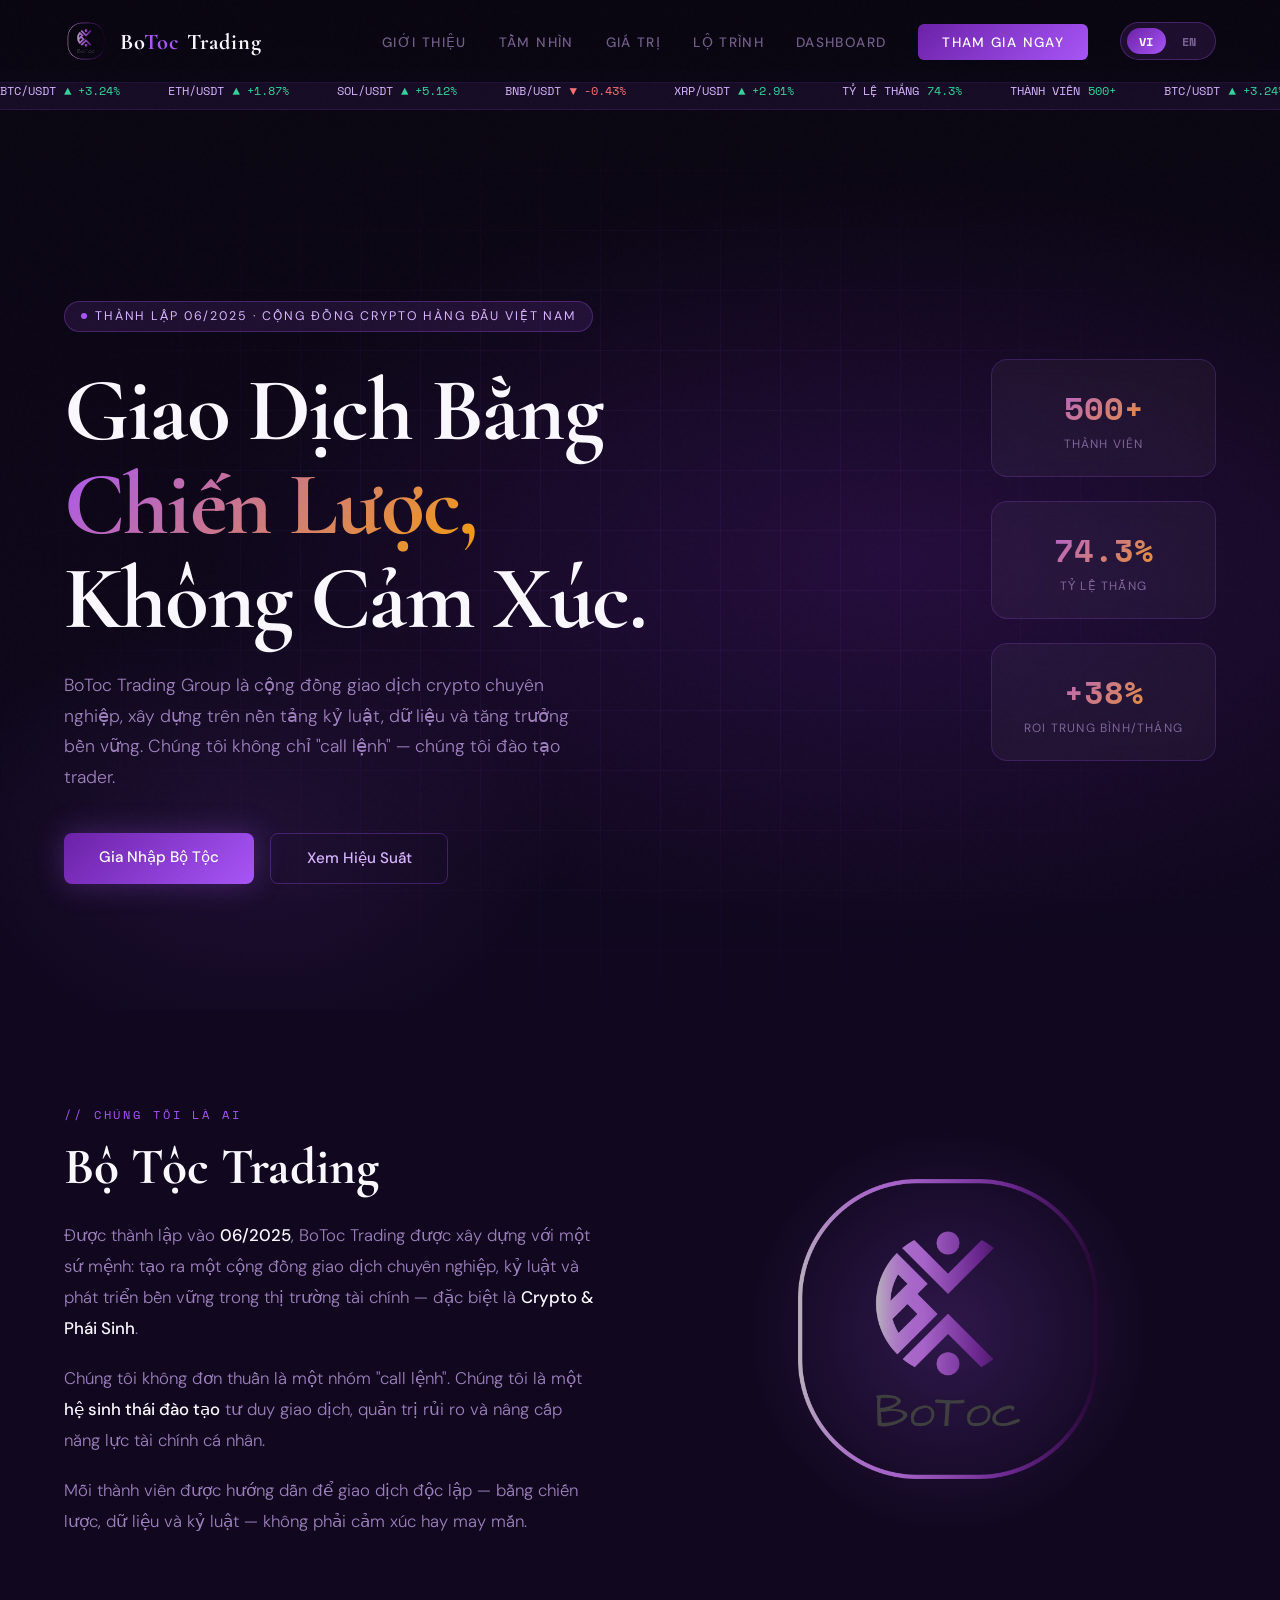
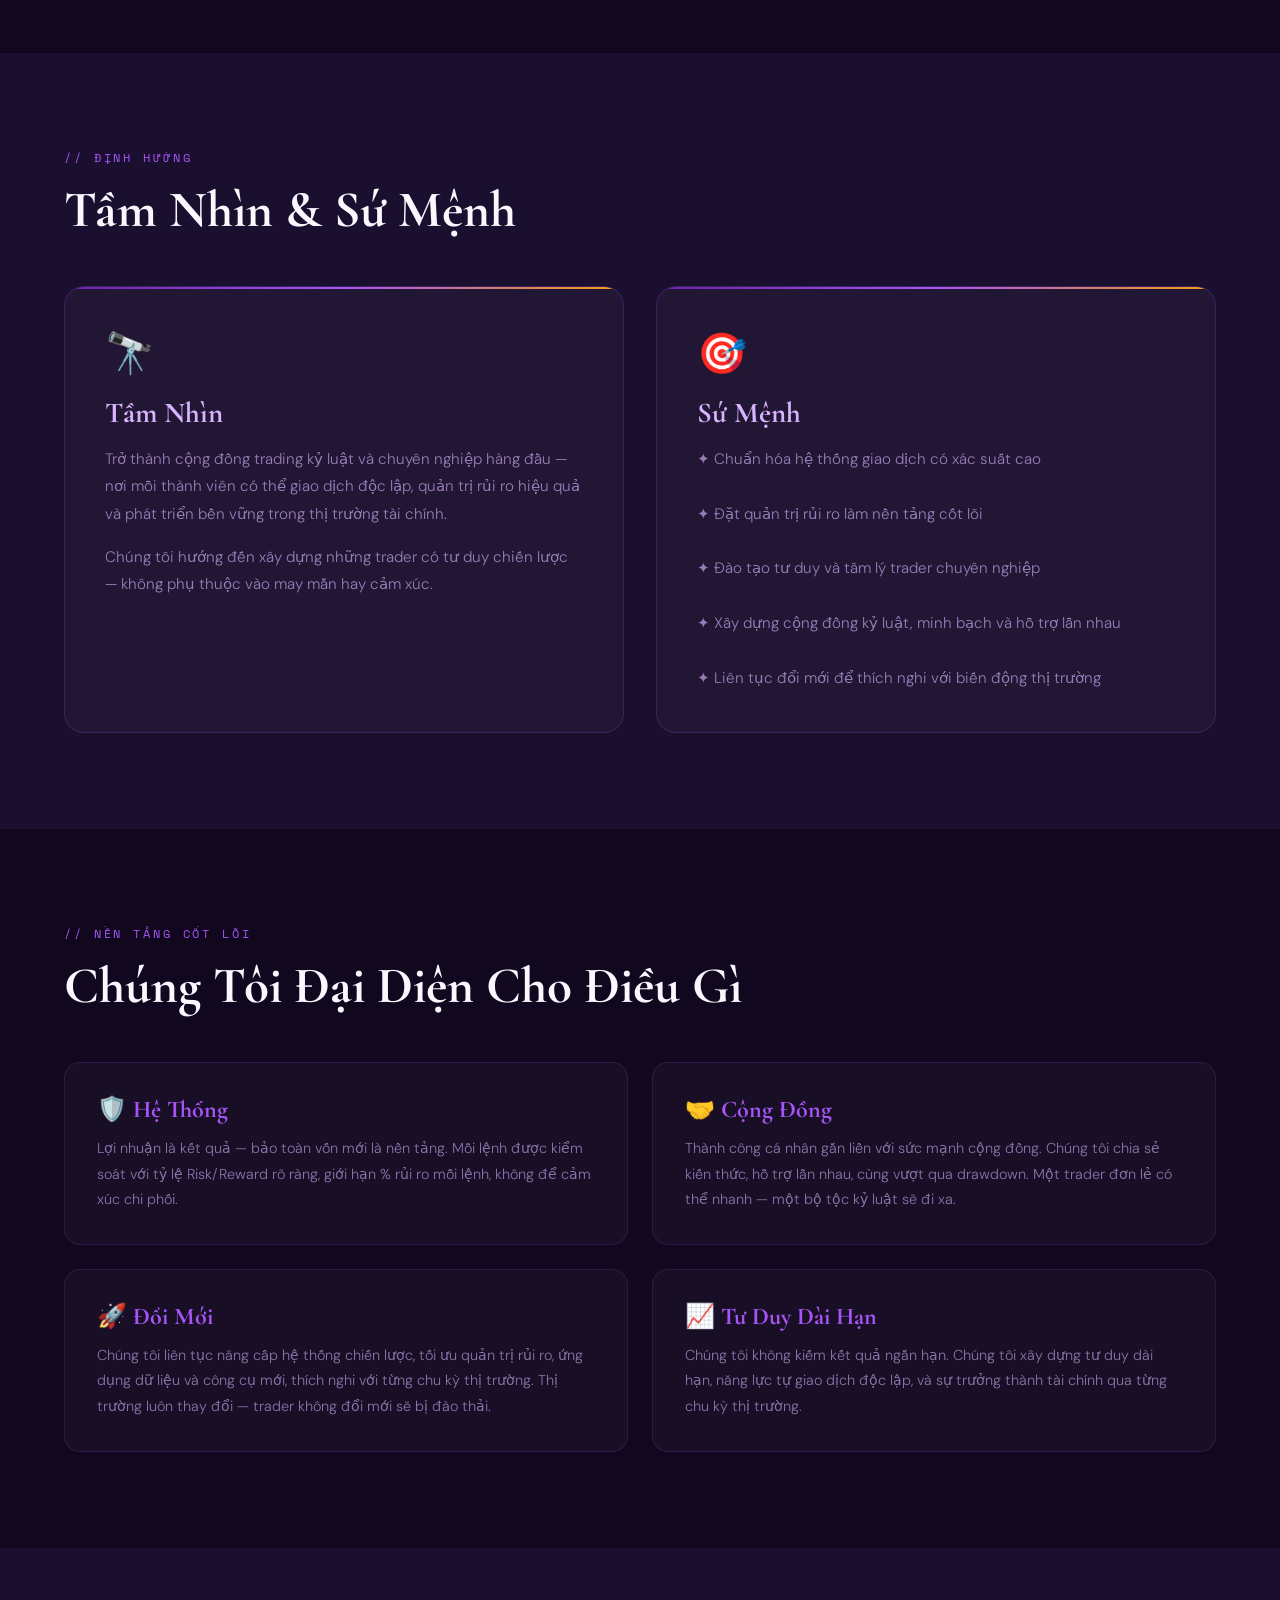
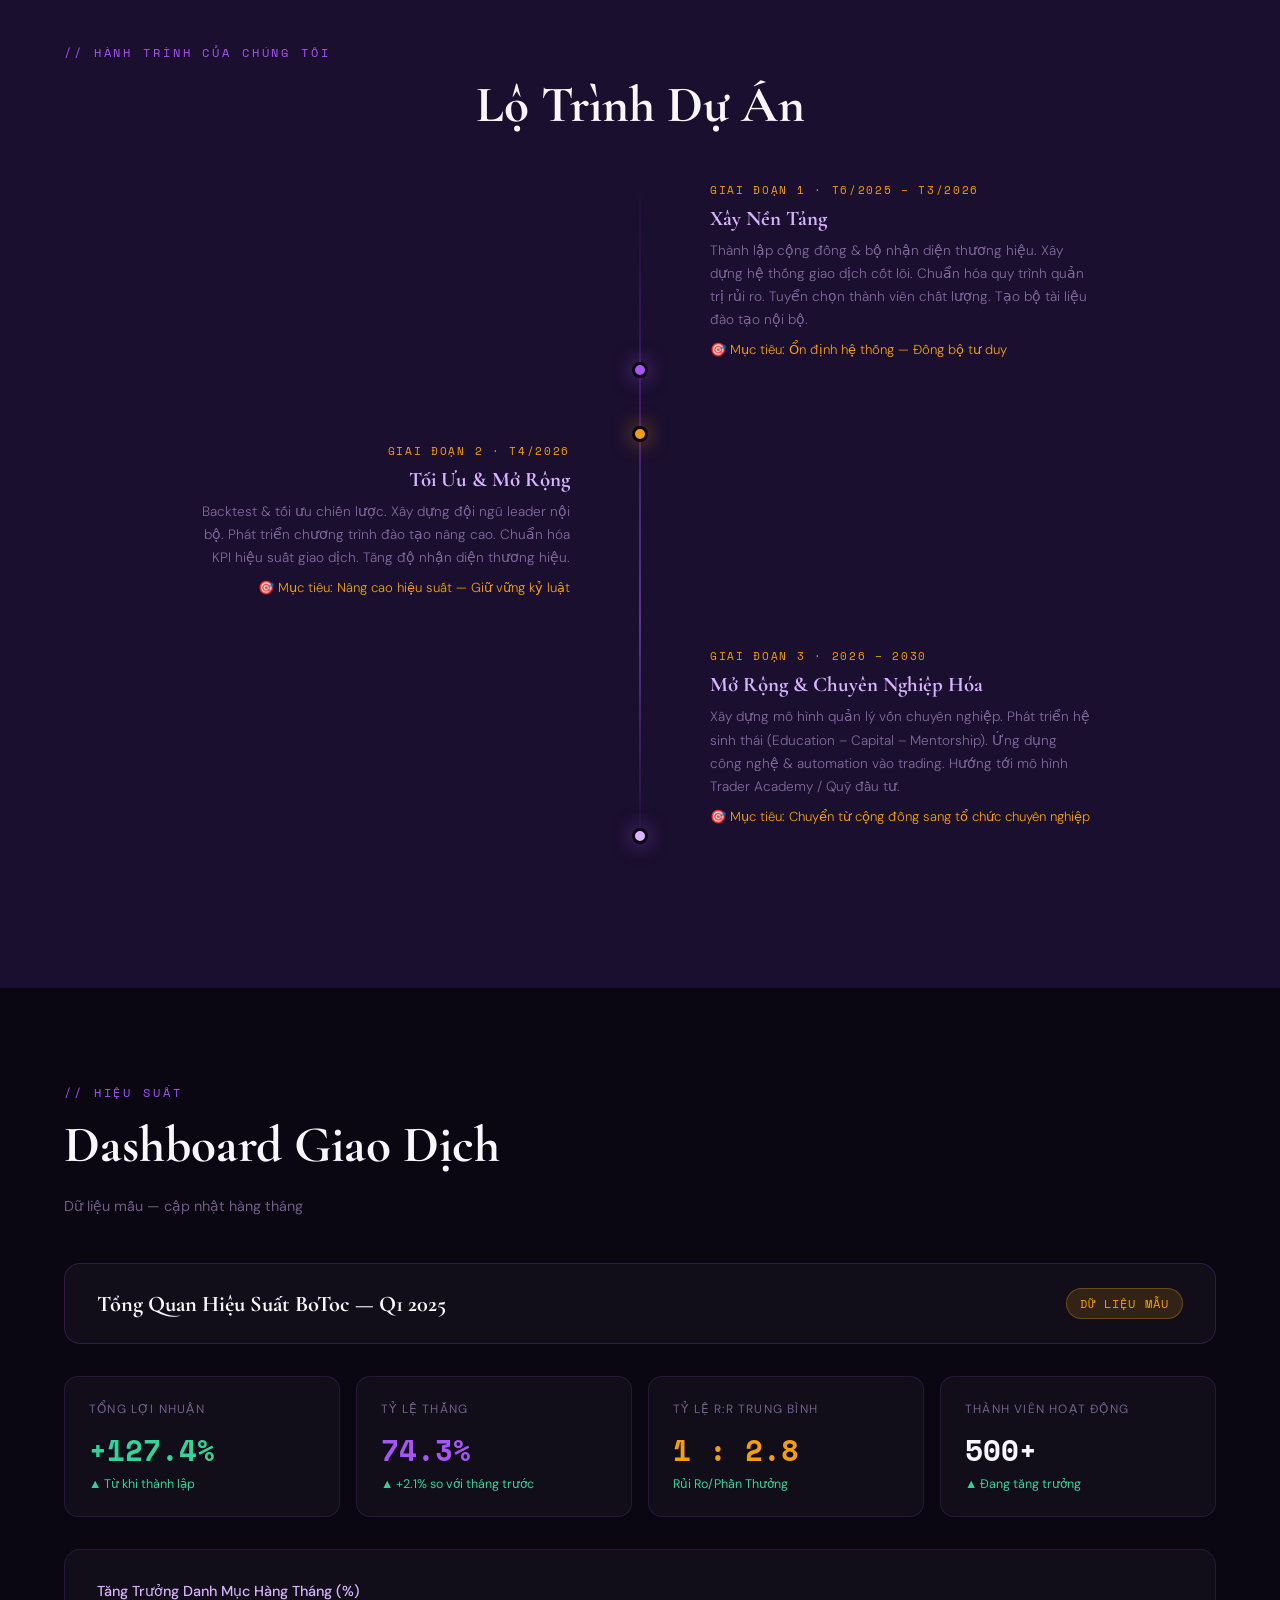
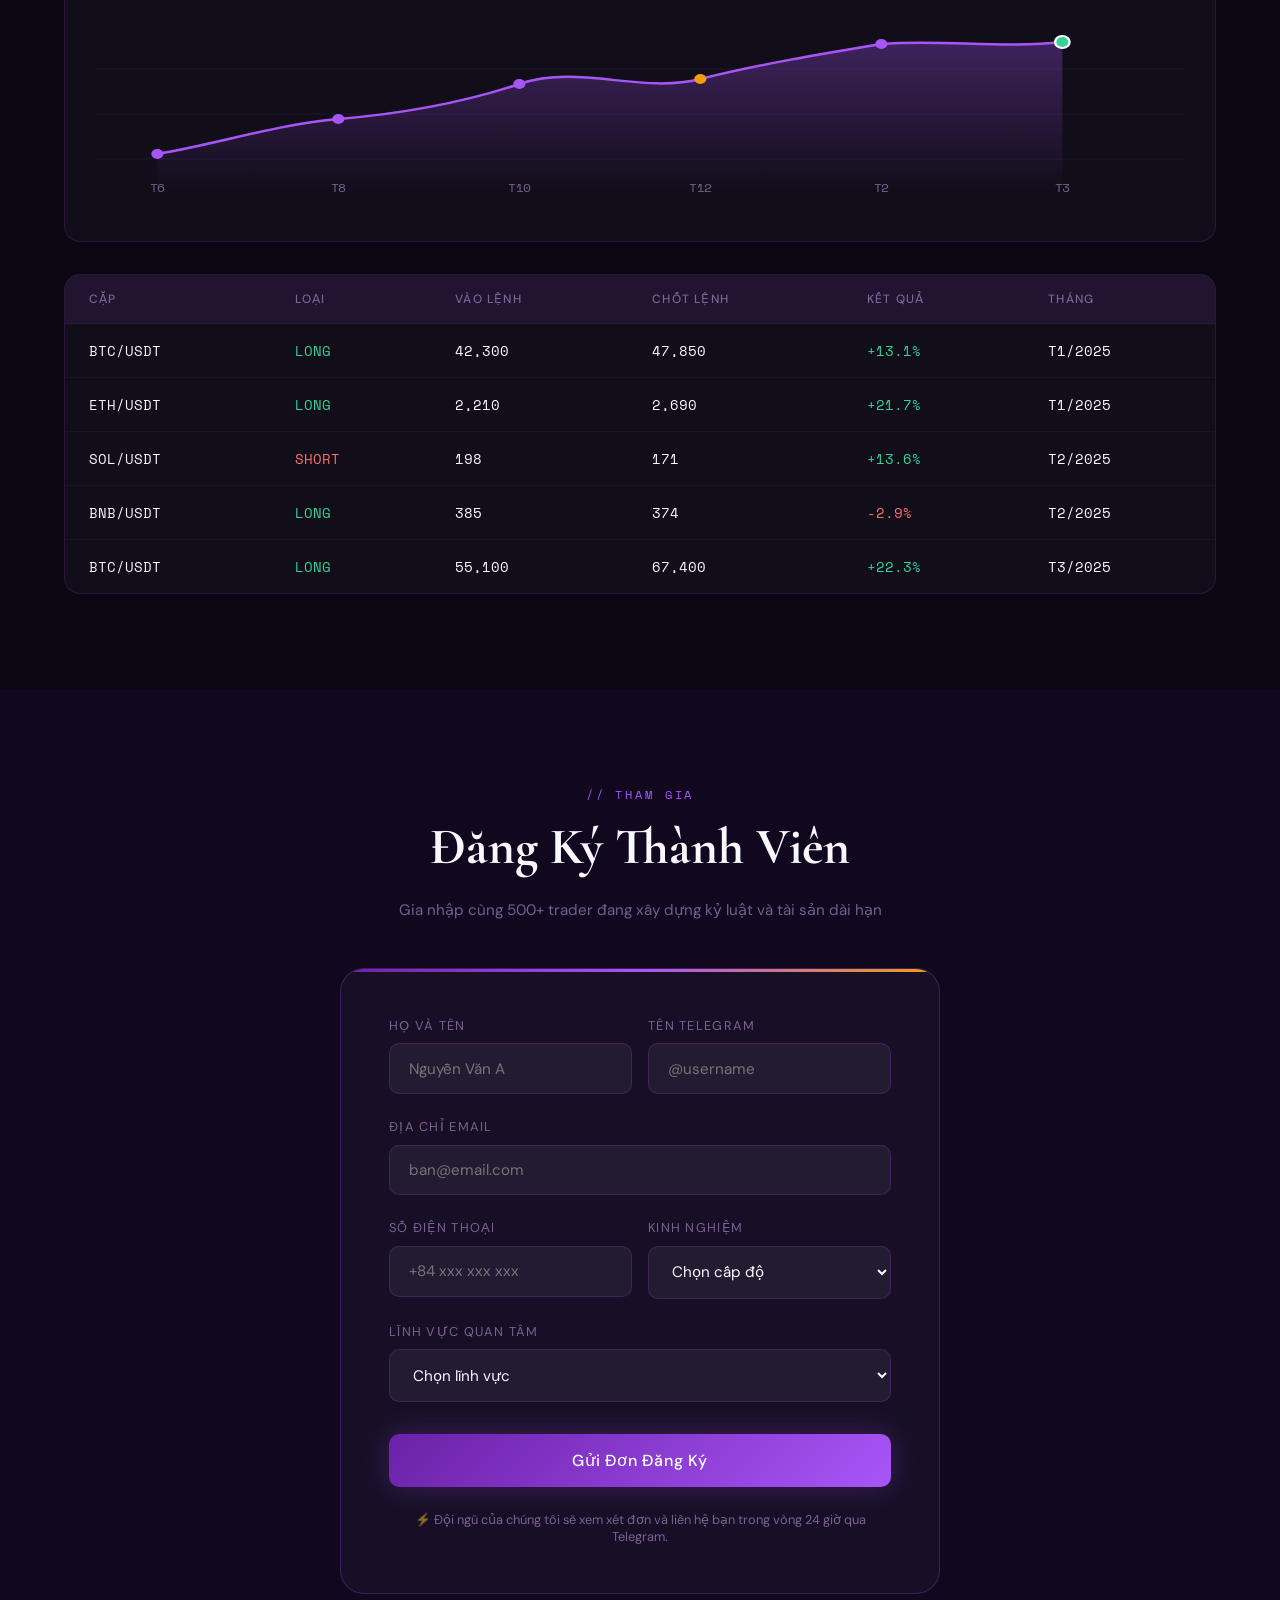
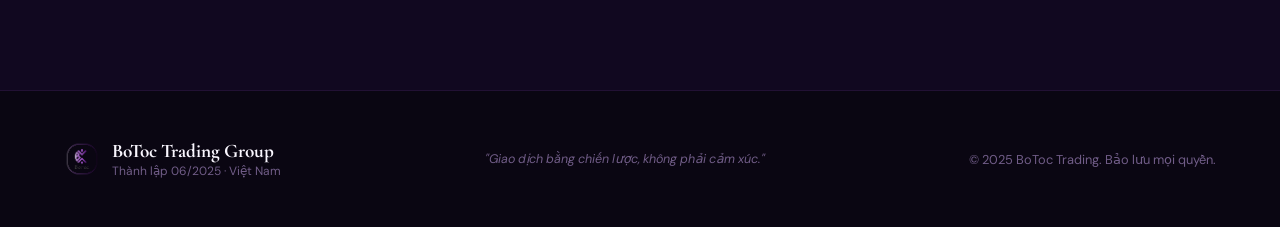
<file: botoc-trading.html>
<!DOCTYPE html>
<html lang="vi">
<head>
<meta charset="UTF-8">
<meta name="viewport" content="width=device-width, initial-scale=1.0">
<title>BoToc Trading Group</title>
<link rel="preconnect" href="https://fonts.googleapis.com">
<link href="https://fonts.googleapis.com/css2?family=Cormorant+Garamond:wght@300;400;600;700&family=DM+Sans:wght@300;400;500&family=Space+Mono:wght@400;700&display=swap" rel="stylesheet">
<style>
  :root {
    --purple-deep: #2D1052;
    --purple-mid: #6B21A8;
    --purple-bright: #A855F7;
    --purple-light: #D8B4FE;
    --gold: #F59E0B;
    --gold-light: #FDE68A;
    --dark: #0A0612;
    --dark-2: #110820;
    --dark-3: #1A0F2E;
    --white: #FAF7FF;
    --muted: rgba(216,180,254,0.5);
  }
  * { margin: 0; padding: 0; box-sizing: border-box; }
  html { scroll-behavior: smooth; }
  body { font-family: 'DM Sans', sans-serif; background: var(--dark); color: var(--white); overflow-x: hidden; }
  body::before {
    content: '';
    position: fixed; inset: 0;
    background-image: url("data:image/svg+xml,%3Csvg viewBox='0 0 256 256' xmlns='http://www.w3.org/2000/svg'%3E%3Cfilter id='noise'%3E%3CfeTurbulence type='fractalNoise' baseFrequency='0.9' numOctaves='4' stitchTiles='stitch'/%3E%3C/filter%3E%3Crect width='100%25' height='100%25' filter='url(%23noise)' opacity='0.03'/%3E%3C/svg%3E");
    pointer-events: none; z-index: 1000; opacity: 0.4;
  }

  /* LANG TOGGLE */
  .lang-toggle {
    display: flex; align-items: center; gap: 0.3rem;
    background: rgba(168,85,247,0.12);
    border: 1px solid rgba(168,85,247,0.3);
    border-radius: 100px;
    padding: 0.3rem 0.4rem;
  }
  .lang-btn {
    background: none; border: none; cursor: pointer;
    font-family: 'Space Mono', monospace;
    font-size: 0.72rem; font-weight: 700;
    letter-spacing: 0.08em;
    padding: 0.3rem 0.7rem; border-radius: 100px;
    color: var(--muted); transition: all 0.2s;
  }
  .lang-btn.active {
    background: linear-gradient(135deg, var(--purple-mid), var(--purple-bright));
    color: white;
  }

  /* NAV */
  nav {
    position: fixed; top: 0; left: 0; right: 0; z-index: 900;
    padding: 1.2rem 4rem;
    display: flex; align-items: center; justify-content: space-between;
    background: rgba(10,6,18,0.85); backdrop-filter: blur(20px);
    border-bottom: 1px solid rgba(168,85,247,0.15);
  }
  .nav-logo { display: flex; align-items: center; gap: 0.75rem; text-decoration: none; }
  .nav-logo img { width: 44px; height: 44px; border-radius: 10px; }
  .nav-logo-text { font-family: 'Cormorant Garamond', serif; font-size: 1.4rem; font-weight: 700; color: var(--white); letter-spacing: 0.05em; }
  .nav-logo-text span { color: var(--purple-bright); }
  .nav-right { display: flex; align-items: center; gap: 2rem; }
  .nav-links { display: flex; gap: 2rem; list-style: none; }
  .nav-links a { color: var(--muted); text-decoration: none; font-size: 0.85rem; font-weight: 500; letter-spacing: 0.1em; text-transform: uppercase; transition: color 0.3s; }
  .nav-links a:hover { color: var(--purple-bright); }
  .nav-cta { background: linear-gradient(135deg, var(--purple-mid), var(--purple-bright)); color: white !important; padding: 0.6rem 1.5rem; border-radius: 6px; font-weight: 500 !important; }

  /* HERO */
  .hero { min-height: 100vh; display: flex; align-items: center; position: relative; padding: 8rem 4rem 4rem; overflow: hidden; }
  .hero-bg {
    position: absolute; inset: 0;
    background: radial-gradient(ellipse 80% 60% at 70% 50%, rgba(107,33,168,0.25) 0%, transparent 70%),
                radial-gradient(ellipse 40% 40% at 20% 80%, rgba(168,85,247,0.1) 0%, transparent 60%),
                linear-gradient(180deg, var(--dark) 0%, var(--dark-2) 100%);
  }
  .hero-grid {
    position: absolute; inset: 0;
    background-image: linear-gradient(rgba(168,85,247,0.06) 1px, transparent 1px), linear-gradient(90deg, rgba(168,85,247,0.06) 1px, transparent 1px);
    background-size: 60px 60px;
    mask-image: radial-gradient(ellipse at center, black 30%, transparent 80%);
  }
  .hero-content { position: relative; z-index: 2; max-width: 700px; }
  .hero-badge {
    display: inline-flex; align-items: center; gap: 0.5rem;
    background: rgba(168,85,247,0.12); border: 1px solid rgba(168,85,247,0.3);
    padding: 0.4rem 1rem; border-radius: 100px;
    font-size: 0.78rem; letter-spacing: 0.15em; text-transform: uppercase;
    color: var(--purple-light); margin-bottom: 2rem;
    animation: fadeInUp 0.8s ease both;
  }
  .hero-badge::before { content: ''; width: 6px; height: 6px; border-radius: 50%; background: var(--purple-bright); animation: pulse 2s infinite; }
  @keyframes pulse { 0%,100%{opacity:1;transform:scale(1)} 50%{opacity:0.5;transform:scale(1.3)} }
  .hero h1 { font-family: 'Cormorant Garamond', serif; font-size: clamp(3.5rem,7vw,6rem); font-weight: 700; line-height: 1.05; letter-spacing: -0.02em; margin-bottom: 1.5rem; animation: fadeInUp 0.8s 0.1s ease both; }
  .hero h1 .accent { background: linear-gradient(135deg, var(--purple-bright), var(--gold)); -webkit-background-clip: text; -webkit-text-fill-color: transparent; background-clip: text; }
  .hero-desc { font-size: 1.1rem; line-height: 1.75; color: rgba(216,180,254,0.7); max-width: 540px; margin-bottom: 2.5rem; font-weight: 300; animation: fadeInUp 0.8s 0.2s ease both; }
  .hero-actions { display: flex; gap: 1rem; animation: fadeInUp 0.8s 0.3s ease both; }
  .btn-primary { background: linear-gradient(135deg,var(--purple-mid),var(--purple-bright)); color: white; padding: 0.9rem 2.2rem; border-radius: 8px; text-decoration: none; font-weight: 500; font-size: 0.95rem; transition: transform 0.2s, box-shadow 0.2s; box-shadow: 0 0 30px rgba(168,85,247,0.3); }
  .btn-primary:hover { transform: translateY(-2px); box-shadow: 0 0 50px rgba(168,85,247,0.5); }
  .btn-secondary { background: transparent; color: var(--purple-light); padding: 0.9rem 2.2rem; border-radius: 8px; text-decoration: none; font-weight: 500; font-size: 0.95rem; border: 1px solid rgba(168,85,247,0.3); transition: all 0.2s; }
  .btn-secondary:hover { background: rgba(168,85,247,0.1); border-color: var(--purple-bright); }
  .hero-stats { position: absolute; right: 4rem; top: 50%; transform: translateY(-50%); display: flex; flex-direction: column; gap: 1.5rem; z-index: 2; animation: fadeInRight 0.8s 0.4s ease both; }
  .stat-card { background: rgba(255,255,255,0.04); border: 1px solid rgba(168,85,247,0.2); border-radius: 16px; padding: 1.5rem 2rem; text-align: center; backdrop-filter: blur(10px); min-width: 160px; }
  .stat-num { font-family: 'Space Mono', monospace; font-size: 2rem; font-weight: 700; background: linear-gradient(135deg,var(--purple-bright),var(--gold)); -webkit-background-clip: text; -webkit-text-fill-color: transparent; background-clip: text; }
  .stat-label { font-size: 0.75rem; color: var(--muted); letter-spacing: 0.1em; text-transform: uppercase; margin-top: 0.25rem; }
  @keyframes fadeInUp { from{opacity:0;transform:translateY(30px)} to{opacity:1;transform:translateY(0)} }
  @keyframes fadeInRight { from{opacity:0;transform:translate(30px,-50%)} to{opacity:1;transform:translate(0,-50%)} }

  /* SECTIONS */
  section { padding: 6rem 4rem; position: relative; }
  .section-label { font-family: 'Space Mono', monospace; font-size: 0.72rem; letter-spacing: 0.25em; text-transform: uppercase; color: var(--purple-bright); margin-bottom: 1rem; }
  .section-title { font-family: 'Cormorant Garamond', serif; font-size: clamp(2.2rem,4vw,3.2rem); font-weight: 700; line-height: 1.1; margin-bottom: 1.5rem; }

  /* ABOUT */
  #about { background: var(--dark-2); }
  .about-grid { display: grid; grid-template-columns: 1fr 1fr; gap: 5rem; align-items: center; max-width: 1200px; margin: 0 auto; }
  .about-text p { font-size: 1.05rem; line-height: 1.85; color: rgba(216,180,254,0.7); font-weight: 300; margin-bottom: 1.2rem; }
  .about-text p strong { color: var(--white); font-weight: 500; }
  .about-logo-wrap { width: 100%; aspect-ratio: 1; max-width: 360px; margin: 0 auto; position: relative; }
  .about-logo-wrap::before { content: ''; position: absolute; inset: -20px; border-radius: 50%; background: radial-gradient(circle,rgba(168,85,247,0.2),transparent 70%); animation: breathe 4s ease-in-out infinite; }
  @keyframes breathe { 0%,100%{transform:scale(1);opacity:0.6} 50%{transform:scale(1.1);opacity:1} }
  .about-logo-wrap img { width: 100%; border-radius: 30px; position: relative; z-index: 1; }

  /* VISION MISSION */
  #vision { background: var(--dark-3); }
  .vm-container { max-width: 1200px; margin: 0 auto; }
  .vm-grid { display: grid; grid-template-columns: 1fr 1fr; gap: 2rem; margin-top: 3rem; }
  .vm-card { background: rgba(255,255,255,0.03); border: 1px solid rgba(168,85,247,0.2); border-radius: 20px; padding: 2.5rem; position: relative; overflow: hidden; transition: border-color 0.3s, transform 0.3s; }
  .vm-card:hover { border-color: rgba(168,85,247,0.5); transform: translateY(-4px); }
  .vm-card::before { content: ''; position: absolute; top: 0; left: 0; right: 0; height: 2px; background: linear-gradient(90deg,var(--purple-mid),var(--purple-bright),var(--gold)); }
  .vm-icon { font-size: 2.5rem; margin-bottom: 1rem; }
  .vm-card h3 { font-family: 'Cormorant Garamond', serif; font-size: 1.8rem; font-weight: 700; margin-bottom: 1rem; color: var(--purple-light); }
  .vm-card p { font-size: 0.95rem; line-height: 1.8; color: rgba(216,180,254,0.65); font-weight: 300; }

  /* VALUES */
  #values { background: var(--dark-2); }
  .values-container { max-width: 1200px; margin: 0 auto; }
  .values-grid { display: grid; grid-template-columns: repeat(2,1fr); gap: 1.5rem; margin-top: 3rem; }
  .value-card { background: rgba(255,255,255,0.03); border: 1px solid rgba(168,85,247,0.15); border-radius: 16px; padding: 2rem; transition: all 0.3s; }
  .value-card:hover { background: rgba(168,85,247,0.08); border-color: rgba(168,85,247,0.4); }
  .value-card h4 { font-family: 'Cormorant Garamond', serif; font-size: 1.5rem; font-weight: 700; color: var(--purple-bright); margin-bottom: 0.75rem; }
  .value-card p { font-size: 0.9rem; line-height: 1.75; color: rgba(216,180,254,0.6); font-weight: 300; }

  /* TIMELINE */
  #timeline { background: var(--dark-3); }
  .timeline-container { max-width: 900px; margin: 3rem auto 0; position: relative; }
  .timeline-line { position: absolute; left: 50%; top: 0; bottom: 0; width: 1px; background: linear-gradient(180deg,transparent,var(--purple-mid),var(--purple-bright),transparent); transform: translateX(-50%); }
  .timeline-item { display: grid; grid-template-columns: 1fr 60px 1fr; gap: 0; margin-bottom: 3rem; align-items: center; }
  .timeline-item:nth-child(odd) .tl-content { grid-column: 1; text-align: right; padding-right: 2.5rem; }
  .timeline-item:nth-child(odd) .tl-empty { grid-column: 3; }
  .timeline-item:nth-child(even) .tl-content { grid-column: 3; text-align: left; padding-left: 2.5rem; }
  .timeline-item:nth-child(even) .tl-empty { grid-column: 1; }
  .tl-dot { grid-column: 2; width: 16px; height: 16px; border-radius: 50%; background: var(--purple-bright); border: 3px solid var(--dark); box-shadow: 0 0 20px rgba(168,85,247,0.6); margin: 0 auto; position: relative; z-index: 2; }
  .tl-phase { font-family: 'Space Mono', monospace; font-size: 0.7rem; letter-spacing: 0.15em; text-transform: uppercase; color: var(--gold); margin-bottom: 0.5rem; }
  .tl-content h4 { font-family: 'Cormorant Garamond', serif; font-size: 1.3rem; font-weight: 700; color: var(--purple-light); margin-bottom: 0.5rem; }
  .tl-content p { font-size: 0.85rem; line-height: 1.7; color: rgba(216,180,254,0.55); font-weight: 300; }

  /* DASHBOARD */
  #dashboard { background: var(--dark); }
  .dashboard-container { max-width: 1200px; margin: 3rem auto 0; }
  .dashboard-header { display: flex; justify-content: space-between; align-items: center; margin-bottom: 2rem; padding: 1.5rem 2rem; background: rgba(255,255,255,0.03); border: 1px solid rgba(168,85,247,0.2); border-radius: 16px; }
  .dash-title { font-family: 'Cormorant Garamond', serif; font-size: 1.4rem; font-weight: 700; }
  .dash-badge { font-family: 'Space Mono', monospace; font-size: 0.72rem; background: rgba(245,158,11,0.15); border: 1px solid rgba(245,158,11,0.3); color: var(--gold); padding: 0.35rem 0.8rem; border-radius: 100px; letter-spacing: 0.1em; }
  .dash-metrics { display: grid; grid-template-columns: repeat(4,1fr); gap: 1rem; margin-bottom: 2rem; }
  .metric-card { background: rgba(255,255,255,0.03); border: 1px solid rgba(168,85,247,0.15); border-radius: 14px; padding: 1.5rem; transition: all 0.3s; }
  .metric-card:hover { border-color: rgba(168,85,247,0.4); background: rgba(168,85,247,0.05); }
  .metric-label { font-size: 0.75rem; letter-spacing: 0.1em; text-transform: uppercase; color: var(--muted); margin-bottom: 0.75rem; }
  .metric-value { font-family: 'Space Mono', monospace; font-size: 1.8rem; font-weight: 700; }
  .metric-value.green{color:#34D399} .metric-value.purple{color:var(--purple-bright)} .metric-value.gold{color:var(--gold)} .metric-value.white{color:var(--white)}
  .metric-change { font-size: 0.78rem; color: #34D399; margin-top: 0.35rem; }
  .chart-area { background: rgba(255,255,255,0.03); border: 1px solid rgba(168,85,247,0.15); border-radius: 16px; padding: 2rem; margin-bottom: 2rem; }
  .chart-title { font-size: 0.9rem; font-weight: 500; color: var(--purple-light); margin-bottom: 1.5rem; }
  .chart-svg { width: 100%; height: 180px; }
  .trade-table { background: rgba(255,255,255,0.03); border: 1px solid rgba(168,85,247,0.15); border-radius: 16px; overflow: hidden; }
  .trade-table table { width: 100%; border-collapse: collapse; }
  .trade-table th { background: rgba(168,85,247,0.1); padding: 1rem 1.5rem; text-align: left; font-size: 0.75rem; letter-spacing: 0.1em; text-transform: uppercase; color: var(--muted); font-weight: 500; }
  .trade-table td { padding: 1rem 1.5rem; font-size: 0.88rem; border-top: 1px solid rgba(168,85,247,0.08); font-family: 'Space Mono', monospace; }
  .trade-table tr:hover td { background: rgba(168,85,247,0.05); }
  .tag-buy{color:#34D399} .tag-sell{color:#F87171} .profit{color:#34D399} .loss{color:#F87171}

  /* REGISTER */
  #register { background: var(--dark-2); }
  .register-container { max-width: 600px; margin: 3rem auto 0; }
  .register-card { background: rgba(255,255,255,0.03); border: 1px solid rgba(168,85,247,0.25); border-radius: 24px; padding: 3rem; position: relative; overflow: hidden; }
  .register-card::before { content: ''; position: absolute; top: 0; left: 0; right: 0; height: 3px; background: linear-gradient(90deg,var(--purple-mid),var(--purple-bright),var(--gold)); }
  .form-group { margin-bottom: 1.5rem; }
  .form-group label { display: block; font-size: 0.8rem; letter-spacing: 0.1em; text-transform: uppercase; color: var(--muted); margin-bottom: 0.6rem; }
  .form-group input, .form-group select { width: 100%; background: rgba(255,255,255,0.05); border: 1px solid rgba(168,85,247,0.2); border-radius: 10px; padding: 0.9rem 1.2rem; color: var(--white); font-family: 'DM Sans', sans-serif; font-size: 0.95rem; transition: border-color 0.3s; outline: none; }
  .form-group input:focus, .form-group select:focus { border-color: var(--purple-bright); background: rgba(168,85,247,0.08); }
  .form-group select option { background: var(--dark-2); }
  .form-row { display: grid; grid-template-columns: 1fr 1fr; gap: 1rem; }
  .submit-btn { width: 100%; background: linear-gradient(135deg,var(--purple-mid),var(--purple-bright)); color: white; border: none; padding: 1rem; border-radius: 10px; font-family: 'DM Sans', sans-serif; font-size: 1rem; font-weight: 500; cursor: pointer; transition: all 0.3s; box-shadow: 0 0 30px rgba(168,85,247,0.25); letter-spacing: 0.05em; margin-top: 0.5rem; }
  .submit-btn:hover { transform: translateY(-2px); box-shadow: 0 0 50px rgba(168,85,247,0.4); }
  .register-note { text-align: center; font-size: 0.8rem; color: var(--muted); margin-top: 1.5rem; }

  /* FOOTER */
  footer { background: var(--dark); border-top: 1px solid rgba(168,85,247,0.15); padding: 3rem 4rem; display: flex; justify-content: space-between; align-items: center; }
  .footer-brand { display: flex; align-items: center; gap: 0.75rem; }
  .footer-brand img { width: 36px; border-radius: 8px; }
  .footer-name { font-family: 'Cormorant Garamond', serif; font-size: 1.2rem; font-weight: 700; }
  .footer-copy { font-size: 0.8rem; color: var(--muted); }
  .footer-tagline { font-size: 0.78rem; color: var(--muted); font-style: italic; }

  /* SCROLL REVEAL */
  .reveal { opacity: 0; transform: translateY(40px); transition: opacity 0.7s ease, transform 0.7s ease; }
  .reveal.visible { opacity: 1; transform: translateY(0); }

  /* TICKER */
  .ticker-wrap { background: rgba(168,85,247,0.08); border-top: 1px solid rgba(168,85,247,0.15); border-bottom: 1px solid rgba(168,85,247,0.15); overflow: hidden; padding: 0.6rem 0; }
  .ticker { display: flex; gap: 3rem; animation: ticker 25s linear infinite; white-space: nowrap; }
  .ticker-item { font-family: 'Space Mono', monospace; font-size: 0.78rem; color: var(--purple-light); display: flex; gap: 0.5rem; align-items: center; }
  .ticker-item .up{color:#34D399} .ticker-item .down{color:#F87171}
  @keyframes ticker { from{transform:translateX(0)} to{transform:translateX(-50%)} }

  /* LANG TRANSITION */
  [data-vi], [data-en] { transition: opacity 0.2s; }
</style>
</head>
<body>

<!-- NAV -->
<nav>
  <a href="#" class="nav-logo">
    <img src="" alt="BoToc Logo" id="navLogo">
    <span class="nav-logo-text">Bo<span>Toc</span> Trading</span>
  </a>
  <div class="nav-right">
    <ul class="nav-links">
      <li><a href="#about" data-vi="Giới Thiệu" data-en="About">Giới Thiệu</a></li>
      <li><a href="#vision" data-vi="Tầm Nhìn" data-en="Vision">Tầm Nhìn</a></li>
      <li><a href="#values" data-vi="Giá Trị" data-en="Values">Giá Trị</a></li>
      <li><a href="#timeline" data-vi="Lộ Trình" data-en="Roadmap">Lộ Trình</a></li>
      <li><a href="#dashboard" data-vi="Dashboard" data-en="Dashboard">Dashboard</a></li>
      <li><a href="#register" class="nav-cta" data-vi="Tham Gia Ngay" data-en="Join Now">Tham Gia Ngay</a></li>
    </ul>
    <div class="lang-toggle">
      <button class="lang-btn active" onclick="setLang('vi')">VI</button>
      <button class="lang-btn" onclick="setLang('en')">EN</button>
    </div>
  </div>
</nav>

<!-- TICKER -->
<div style="margin-top:70px;" class="ticker-wrap">
  <div class="ticker">
    <span class="ticker-item">BTC/USDT <span class="up">▲ +3.24%</span></span>
    <span class="ticker-item">ETH/USDT <span class="up">▲ +1.87%</span></span>
    <span class="ticker-item">SOL/USDT <span class="up">▲ +5.12%</span></span>
    <span class="ticker-item">BNB/USDT <span class="down">▼ -0.43%</span></span>
    <span class="ticker-item">XRP/USDT <span class="up">▲ +2.91%</span></span>
    <span class="ticker-item"><span data-vi="TỶ LỆ THẮNG" data-en="WIN RATE">TỶ LỆ THẮNG</span> <span class="up">74.3%</span></span>
    <span class="ticker-item"><span data-vi="THÀNH VIÊN" data-en="MEMBERS">THÀNH VIÊN</span> <span class="up">500+</span></span>
    <span class="ticker-item">BTC/USDT <span class="up">▲ +3.24%</span></span>
    <span class="ticker-item">ETH/USDT <span class="up">▲ +1.87%</span></span>
    <span class="ticker-item">SOL/USDT <span class="up">▲ +5.12%</span></span>
    <span class="ticker-item">BNB/USDT <span class="down">▼ -0.43%</span></span>
    <span class="ticker-item">XRP/USDT <span class="up">▲ +2.91%</span></span>
    <span class="ticker-item"><span data-vi="TỶ LỆ THẮNG" data-en="WIN RATE">TỶ LỆ THẮNG</span> <span class="up">74.3%</span></span>
    <span class="ticker-item"><span data-vi="THÀNH VIÊN" data-en="MEMBERS">THÀNH VIÊN</span> <span class="up">500+</span></span>
  </div>
</div>

<!-- HERO -->
<section class="hero">
  <div class="hero-bg"></div>
  <div class="hero-grid"></div>
  <div class="hero-content">
    <div class="hero-badge" data-vi="Thành lập 06/2025 · Cộng Đồng Crypto Hàng Đầu Việt Nam" data-en="Est. June 2025 · Vietnam's Premier Crypto Community">Thành lập 06/2025 · Cộng Đồng Crypto Hàng Đầu Việt Nam</div>
    <h1>
      <span data-vi="Giao Dịch Bằng" data-en="Trade With">Giao Dịch Bằng</span><br>
      <span class="accent" data-vi="Chiến Lược," data-en="Strategy,">Chiến Lược,</span><br>
      <span data-vi="Không Cảm Xúc." data-en="Not Emotion.">Không Cảm Xúc.</span>
    </h1>
    <p class="hero-desc" data-vi="BoToc Trading Group là cộng đồng giao dịch crypto chuyên nghiệp, xây dựng trên nền tảng kỷ luật, dữ liệu và tăng trưởng bền vững. Chúng tôi không chỉ &quot;call lệnh&quot; — chúng tôi đào tạo trader." data-en="BoToc Trading Group is a professional crypto trading community built on discipline, data, and sustainable growth. We don't just call orders — we build traders.">BoToc Trading Group là cộng đồng giao dịch crypto chuyên nghiệp, xây dựng trên nền tảng kỷ luật, dữ liệu và tăng trưởng bền vững. Chúng tôi không chỉ &quot;call lệnh&quot; — chúng tôi đào tạo trader.</p>
    <div class="hero-actions">
      <a href="#register" class="btn-primary" data-vi="Gia Nhập Bộ Tộc" data-en="Join the Tribe">Gia Nhập Bộ Tộc</a>
      <a href="#dashboard" class="btn-secondary" data-vi="Xem Hiệu Suất" data-en="View Performance">Xem Hiệu Suất</a>
    </div>
  </div>
  <div class="hero-stats">
    <div class="stat-card">
      <div class="stat-num">500+</div>
      <div class="stat-label" data-vi="Thành Viên" data-en="Members">Thành Viên</div>
    </div>
    <div class="stat-card">
      <div class="stat-num">74.3%</div>
      <div class="stat-label" data-vi="Tỷ Lệ Thắng" data-en="Win Rate">Tỷ Lệ Thắng</div>
    </div>
    <div class="stat-card">
      <div class="stat-num">+38%</div>
      <div class="stat-label" data-vi="ROI Trung Bình/Tháng" data-en="Avg Monthly ROI">ROI Trung Bình/Tháng</div>
    </div>
  </div>
</section>

<!-- ABOUT -->
<section id="about">
  <div class="about-grid">
    <div class="about-text reveal">
      <div class="section-label" data-vi="// Chúng Tôi Là Ai" data-en="// Who We Are">// Chúng Tôi Là Ai</div>
      <h2 class="section-title">Bộ Tộc Trading</h2>
      <p data-vi="Được thành lập vào <strong>06/2025</strong>, BoToc Trading được xây dựng với một sứ mệnh: tạo ra một cộng đồng giao dịch chuyên nghiệp, kỷ luật và phát triển bền vững trong thị trường tài chính — đặc biệt là <strong>Crypto & Phái Sinh</strong>." data-en="Founded in <strong>June 2025</strong>, BoToc Trading was built with one mission: to create a professional, disciplined, and sustainably growing trading community in the financial markets — especially <strong>Crypto & Derivatives</strong>.">Được thành lập vào <strong>06/2025</strong>, BoToc Trading được xây dựng với một sứ mệnh: tạo ra một cộng đồng giao dịch chuyên nghiệp, kỷ luật và phát triển bền vững trong thị trường tài chính — đặc biệt là <strong>Crypto & Phái Sinh</strong>.</p>
      <p data-vi="Chúng tôi không đơn thuần là một nhóm &quot;call lệnh&quot;. Chúng tôi là một <strong>hệ sinh thái đào tạo</strong> tư duy giao dịch, quản trị rủi ro và nâng cấp năng lực tài chính cá nhân." data-en="We are not simply a &quot;signal group.&quot; We are a <strong>training ecosystem</strong> for trading mindset, risk management, and individual financial capability.">Chúng tôi không đơn thuần là một nhóm &quot;call lệnh&quot;. Chúng tôi là một <strong>hệ sinh thái đào tạo</strong> tư duy giao dịch, quản trị rủi ro và nâng cấp năng lực tài chính cá nhân.</p>
      <p data-vi="Mỗi thành viên được hướng dẫn để giao dịch độc lập — bằng chiến lược, dữ liệu và kỷ luật — không phải cảm xúc hay may mắn." data-en="Every member is guided to trade independently — with strategy, data, and discipline — not emotion or luck.">Mỗi thành viên được hướng dẫn để giao dịch độc lập — bằng chiến lược, dữ liệu và kỷ luật — không phải cảm xúc hay may mắn.</p>
    </div>
    <div class="about-visual reveal">
      <div class="about-logo-wrap">
        <img id="aboutLogo" src="" alt="BoToc Logo">
      </div>
    </div>
  </div>
</section>

<!-- VISION & MISSION -->
<section id="vision">
  <div class="vm-container">
    <div class="reveal">
      <div class="section-label" data-vi="// Định Hướng" data-en="// Direction">// Định Hướng</div>
      <h2 class="section-title" data-vi="Tầm Nhìn & Sứ Mệnh" data-en="Vision & Mission">Tầm Nhìn & Sứ Mệnh</h2>
    </div>
    <div class="vm-grid reveal">
      <div class="vm-card">
        <div class="vm-icon">🔭</div>
        <h3 data-vi="Tầm Nhìn" data-en="Our Vision">Tầm Nhìn</h3>
        <p data-vi="Trở thành cộng đồng trading kỷ luật và chuyên nghiệp hàng đầu — nơi mỗi thành viên có thể giao dịch độc lập, quản trị rủi ro hiệu quả và phát triển bền vững trong thị trường tài chính." data-en="To become the leading disciplined and professional trading community — where every member can trade independently, manage risk effectively, and grow sustainably in the financial markets.">Trở thành cộng đồng trading kỷ luật và chuyên nghiệp hàng đầu — nơi mỗi thành viên có thể giao dịch độc lập, quản trị rủi ro hiệu quả và phát triển bền vững trong thị trường tài chính.</p>
        <p style="margin-top:1rem" data-vi="Chúng tôi hướng đến xây dựng những trader có tư duy chiến lược — không phụ thuộc vào may mắn hay cảm xúc." data-en="We aim to build traders with strategic thinking — not dependent on luck or emotion.">Chúng tôi hướng đến xây dựng những trader có tư duy chiến lược — không phụ thuộc vào may mắn hay cảm xúc.</p>
      </div>
      <div class="vm-card">
        <div class="vm-icon">🎯</div>
        <h3 data-vi="Sứ Mệnh" data-en="Our Mission">Sứ Mệnh</h3>
        <p data-vi="✦ Chuẩn hóa hệ thống giao dịch có xác suất cao<br><br>✦ Đặt quản trị rủi ro làm nền tảng cốt lõi<br><br>✦ Đào tạo tư duy và tâm lý trader chuyên nghiệp<br><br>✦ Xây dựng cộng đồng kỷ luật, minh bạch và hỗ trợ lẫn nhau<br><br>✦ Liên tục đổi mới để thích nghi với biến động thị trường" data-en="✦ Standardize high-probability trading systems<br><br>✦ Place risk management as the core foundation<br><br>✦ Train professional trader mindset & psychology<br><br>✦ Build a disciplined, transparent, and supportive community<br><br>✦ Continuously innovate to adapt to market changes">✦ Chuẩn hóa hệ thống giao dịch có xác suất cao<br><br>✦ Đặt quản trị rủi ro làm nền tảng cốt lõi<br><br>✦ Đào tạo tư duy và tâm lý trader chuyên nghiệp<br><br>✦ Xây dựng cộng đồng kỷ luật, minh bạch và hỗ trợ lẫn nhau<br><br>✦ Liên tục đổi mới để thích nghi với biến động thị trường</p>
      </div>
    </div>
  </div>
</section>

<!-- VALUES -->
<section id="values">
  <div class="values-container">
    <div class="reveal">
      <div class="section-label" data-vi="// Nền Tảng Cốt Lõi" data-en="// Core Pillars">// Nền Tảng Cốt Lõi</div>
      <h2 class="section-title" data-vi="Chúng Tôi Đại Diện Cho Điều Gì" data-en="What We Stand For">Chúng Tôi Đại Diện Cho Điều Gì</h2>
    </div>
    <div class="values-grid reveal">
      <div class="value-card">
        <h4>🛡️ <span data-vi="Hệ Thống" data-en="System">Hệ Thống</span></h4>
        <p data-vi="Lợi nhuận là kết quả — bảo toàn vốn mới là nền tảng. Mỗi lệnh được kiểm soát với tỷ lệ Risk/Reward rõ ràng, giới hạn % rủi ro mỗi lệnh, không để cảm xúc chi phối." data-en="Profit is the result — capital preservation is the foundation. Every trade is controlled with a clear Risk/Reward ratio, per-trade risk limits, and no emotional decision-making.">Lợi nhuận là kết quả — bảo toàn vốn mới là nền tảng. Mỗi lệnh được kiểm soát với tỷ lệ Risk/Reward rõ ràng, giới hạn % rủi ro mỗi lệnh, không để cảm xúc chi phối.</p>
      </div>
      <div class="value-card">
        <h4>🤝 <span data-vi="Cộng Đồng" data-en="Community">Cộng Đồng</span></h4>
        <p data-vi="Thành công cá nhân gắn liền với sức mạnh cộng đồng. Chúng tôi chia sẻ kiến thức, hỗ trợ lẫn nhau, cùng vượt qua drawdown. Một trader đơn lẻ có thể nhanh — một bộ tộc kỷ luật sẽ đi xa." data-en="Personal success is tied to community strength. We share knowledge, support each other, and overcome drawdowns together. A lone trader moves fast — a disciplined tribe goes far.">Thành công cá nhân gắn liền với sức mạnh cộng đồng. Chúng tôi chia sẻ kiến thức, hỗ trợ lẫn nhau, cùng vượt qua drawdown. Một trader đơn lẻ có thể nhanh — một bộ tộc kỷ luật sẽ đi xa.</p>
      </div>
      <div class="value-card">
        <h4>🚀 <span data-vi="Đổi Mới" data-en="Innovation">Đổi Mới</span></h4>
        <p data-vi="Chúng tôi liên tục nâng cấp hệ thống chiến lược, tối ưu quản trị rủi ro, ứng dụng dữ liệu và công cụ mới, thích nghi với từng chu kỳ thị trường. Thị trường luôn thay đổi — trader không đổi mới sẽ bị đào thải." data-en="We continuously upgrade strategy systems, optimize risk management, apply new data and tools, and adapt to each market cycle. The market always changes — traders who don't innovate get left behind.">Chúng tôi liên tục nâng cấp hệ thống chiến lược, tối ưu quản trị rủi ro, ứng dụng dữ liệu và công cụ mới, thích nghi với từng chu kỳ thị trường. Thị trường luôn thay đổi — trader không đổi mới sẽ bị đào thải.</p>
      </div>
      <div class="value-card">
        <h4>📈 <span data-vi="Tư Duy Dài Hạn" data-en="Long-Term Thinking">Tư Duy Dài Hạn</span></h4>
        <p data-vi="Chúng tôi không kiếm kết quả ngắn hạn. Chúng tôi xây dựng tư duy dài hạn, năng lực tự giao dịch độc lập, và sự trưởng thành tài chính qua từng chu kỳ thị trường." data-en="We don't chase short-term gains. We build long-term mindset: ability to trade independently, and financial maturity through each market cycle.">Chúng tôi không kiếm kết quả ngắn hạn. Chúng tôi xây dựng tư duy dài hạn, năng lực tự giao dịch độc lập, và sự trưởng thành tài chính qua từng chu kỳ thị trường.</p>
      </div>
    </div>
  </div>
</section>

<!-- TIMELINE -->
<section id="timeline">
  <div class="reveal">
    <div class="section-label" data-vi="// Hành Trình Của Chúng Tôi" data-en="// Our Journey">// Hành Trình Của Chúng Tôi</div>
    <h2 class="section-title" style="text-align:center" data-vi="Lộ Trình Dự Án" data-en="Project Roadmap">Lộ Trình Dự Án</h2>
  </div>
  <div class="timeline-container reveal">
    <div class="timeline-line"></div>
    <div class="timeline-item">
      <div class="tl-content">
        <div class="tl-phase" data-vi="Giai Đoạn 1 · T6/2025 – T3/2026" data-en="Phase 1 · Jun 2025 – Mar 2026">Giai Đoạn 1 · T6/2025 – T3/2026</div>
        <h4 data-vi="Xây Nền Tảng" data-en="Foundation — Building the Base">Xây Nền Tảng</h4>
        <p data-vi="Thành lập cộng đồng & bộ nhận diện thương hiệu. Xây dựng hệ thống giao dịch cốt lõi. Chuẩn hóa quy trình quản trị rủi ro. Tuyển chọn thành viên chất lượng. Tạo bộ tài liệu đào tạo nội bộ." data-en="Establish community & brand identity. Build core trading system. Standardize risk management processes. Recruit quality members. Create internal training materials.">Thành lập cộng đồng & bộ nhận diện thương hiệu. Xây dựng hệ thống giao dịch cốt lõi. Chuẩn hóa quy trình quản trị rủi ro. Tuyển chọn thành viên chất lượng. Tạo bộ tài liệu đào tạo nội bộ.</p>
        <p style="color:var(--gold);margin-top:0.5rem;font-size:0.82rem" data-vi="🎯 Mục tiêu: Ổn định hệ thống — Đồng bộ tư duy" data-en="🎯 Goal: Stabilize system — Synchronize mindset">🎯 Mục tiêu: Ổn định hệ thống — Đồng bộ tư duy</p>
      </div>
      <div class="tl-dot"></div>
      <div class="tl-empty"></div>
    </div>
    <div class="timeline-item">
      <div class="tl-empty"></div>
      <div class="tl-dot" style="background:var(--gold);box-shadow:0 0 20px rgba(245,158,11,0.6)"></div>
      <div class="tl-content">
        <div class="tl-phase" data-vi="Giai Đoạn 2 · T4/2026" data-en="Phase 2 · Apr 2026">Giai Đoạn 2 · T4/2026</div>
        <h4 data-vi="Tối Ưu & Mở Rộng" data-en="Optimization & Expansion">Tối Ưu & Mở Rộng</h4>
        <p data-vi="Backtest & tối ưu chiến lược. Xây dựng đội ngũ leader nội bộ. Phát triển chương trình đào tạo nâng cao. Chuẩn hóa KPI hiệu suất giao dịch. Tăng độ nhận diện thương hiệu." data-en="Backtest & optimize strategies. Build internal leadership team. Develop advanced training programs. Standardize trading KPIs. Increase brand recognition.">Backtest & tối ưu chiến lược. Xây dựng đội ngũ leader nội bộ. Phát triển chương trình đào tạo nâng cao. Chuẩn hóa KPI hiệu suất giao dịch. Tăng độ nhận diện thương hiệu.</p>
        <p style="color:var(--gold);margin-top:0.5rem;font-size:0.82rem" data-vi="🎯 Mục tiêu: Nâng cao hiệu suất — Giữ vững kỷ luật" data-en="🎯 Goal: Improve performance — Maintain discipline">🎯 Mục tiêu: Nâng cao hiệu suất — Giữ vững kỷ luật</p>
      </div>
    </div>
    <div class="timeline-item">
      <div class="tl-content">
        <div class="tl-phase" data-vi="Giai Đoạn 3 · 2026 – 2030" data-en="Phase 3 · 2026 – 2030">Giai Đoạn 3 · 2026 – 2030</div>
        <h4 data-vi="Mở Rộng & Chuyên Nghiệp Hóa" data-en="Professional Expansion">Mở Rộng & Chuyên Nghiệp Hóa</h4>
        <p data-vi="Xây dựng mô hình quản lý vốn chuyên nghiệp. Phát triển hệ sinh thái (Education – Capital – Mentorship). Ứng dụng công nghệ & automation vào trading. Hướng tới mô hình Trader Academy / Quỹ đầu tư." data-en="Build professional capital management model. Develop ecosystem (Education – Capital – Mentorship). Apply technology & automation. Move toward a Trader Academy / Fund model.">Xây dựng mô hình quản lý vốn chuyên nghiệp. Phát triển hệ sinh thái (Education – Capital – Mentorship). Ứng dụng công nghệ & automation vào trading. Hướng tới mô hình Trader Academy / Quỹ đầu tư.</p>
        <p style="color:var(--gold);margin-top:0.5rem;font-size:0.82rem" data-vi="🎯 Mục tiêu: Chuyển từ cộng đồng sang tổ chức chuyên nghiệp" data-en="🎯 Goal: From community to professional organization">🎯 Mục tiêu: Chuyển từ cộng đồng sang tổ chức chuyên nghiệp</p>
      </div>
      <div class="tl-dot" style="background:var(--purple-light)"></div>
      <div class="tl-empty"></div>
    </div>
  </div>
</section>

<!-- DASHBOARD -->
<section id="dashboard">
  <div class="reveal">
    <div class="section-label" data-vi="// Hiệu Suất" data-en="// Performance">// Hiệu Suất</div>
    <h2 class="section-title" data-vi="Dashboard Giao Dịch" data-en="Trading Dashboard">Dashboard Giao Dịch</h2>
    <p style="color:var(--muted);font-size:0.9rem;margin-top:0.5rem" data-vi="Dữ liệu mẫu — cập nhật hàng tháng" data-en="Sample data — updated monthly">Dữ liệu mẫu — cập nhật hàng tháng</p>
  </div>
  <div class="dashboard-container reveal">
    <div class="dashboard-header">
      <div class="dash-title" data-vi="Tổng Quan Hiệu Suất BoToc — Q1 2025" data-en="BoToc Performance Overview — Q1 2025">Tổng Quan Hiệu Suất BoToc — Q1 2025</div>
      <div class="dash-badge" data-vi="DỮ LIỆU MẪU" data-en="DEMO DATA">DỮ LIỆU MẪU</div>
    </div>
    <div class="dash-metrics">
      <div class="metric-card">
        <div class="metric-label" data-vi="Tổng Lợi Nhuận" data-en="Total Return">Tổng Lợi Nhuận</div>
        <div class="metric-value green">+127.4%</div>
        <div class="metric-change" data-vi="▲ Từ khi thành lập" data-en="▲ Since inception">▲ Từ khi thành lập</div>
      </div>
      <div class="metric-card">
        <div class="metric-label" data-vi="Tỷ Lệ Thắng" data-en="Win Rate">Tỷ Lệ Thắng</div>
        <div class="metric-value purple">74.3%</div>
        <div class="metric-change" data-vi="▲ +2.1% so với tháng trước" data-en="▲ +2.1% vs last month">▲ +2.1% so với tháng trước</div>
      </div>
      <div class="metric-card">
        <div class="metric-label" data-vi="Tỷ Lệ R:R Trung Bình" data-en="Avg R:R Ratio">Tỷ Lệ R:R Trung Bình</div>
        <div class="metric-value gold">1 : 2.8</div>
        <div class="metric-change" data-vi="Rủi Ro/Phần Thưởng" data-en="Risk/Reward">Rủi Ro/Phần Thưởng</div>
      </div>
      <div class="metric-card">
        <div class="metric-label" data-vi="Thành Viên Hoạt Động" data-en="Active Members">Thành Viên Hoạt Động</div>
        <div class="metric-value white">500+</div>
        <div class="metric-change" data-vi="▲ Đang tăng trưởng" data-en="▲ Growing">▲ Đang tăng trưởng</div>
      </div>
    </div>
    <div class="chart-area">
      <div class="chart-title" data-vi="Tăng Trưởng Danh Mục Hàng Tháng (%)" data-en="Monthly Portfolio Growth (%)">Tăng Trưởng Danh Mục Hàng Tháng (%)</div>
      <svg class="chart-svg" viewBox="0 0 900 180" preserveAspectRatio="none">
        <defs>
          <linearGradient id="chartGrad" x1="0%" y1="0%" x2="0%" y2="100%">
            <stop offset="0%" style="stop-color:#A855F7;stop-opacity:0.3"/>
            <stop offset="100%" style="stop-color:#A855F7;stop-opacity:0"/>
          </linearGradient>
        </defs>
        <line x1="0" y1="45" x2="900" y2="45" stroke="rgba(168,85,247,0.1)" stroke-width="1"/>
        <line x1="0" y1="90" x2="900" y2="90" stroke="rgba(168,85,247,0.1)" stroke-width="1"/>
        <line x1="0" y1="135" x2="900" y2="135" stroke="rgba(168,85,247,0.1)" stroke-width="1"/>
        <path d="M 50,130 C 100,120 150,100 200,95 C 250,90 300,80 350,60 C 400,40 450,70 500,55 C 550,40 600,30 650,20 C 700,15 750,25 800,18 L 800,170 L 50,170 Z" fill="url(#chartGrad)"/>
        <path d="M 50,130 C 100,120 150,100 200,95 C 250,90 300,80 350,60 C 400,40 450,70 500,55 C 550,40 600,30 650,20 C 700,15 750,25 800,18" fill="none" stroke="#A855F7" stroke-width="2.5"/>
        <circle cx="50" cy="130" r="5" fill="#A855F7"/>
        <circle cx="200" cy="95" r="5" fill="#A855F7"/>
        <circle cx="350" cy="60" r="5" fill="#A855F7"/>
        <circle cx="500" cy="55" r="5" fill="#F59E0B"/>
        <circle cx="650" cy="20" r="5" fill="#A855F7"/>
        <circle cx="800" cy="18" r="6" fill="#34D399" stroke="white" stroke-width="2"/>
        <text x="50" y="168" fill="rgba(216,180,254,0.5)" font-size="11" text-anchor="middle" font-family="Space Mono">T6</text>
        <text x="200" y="168" fill="rgba(216,180,254,0.5)" font-size="11" text-anchor="middle" font-family="Space Mono">T8</text>
        <text x="350" y="168" fill="rgba(216,180,254,0.5)" font-size="11" text-anchor="middle" font-family="Space Mono">T10</text>
        <text x="500" y="168" fill="rgba(216,180,254,0.5)" font-size="11" text-anchor="middle" font-family="Space Mono">T12</text>
        <text x="650" y="168" fill="rgba(216,180,254,0.5)" font-size="11" text-anchor="middle" font-family="Space Mono">T2</text>
        <text x="800" y="168" fill="rgba(216,180,254,0.5)" font-size="11" text-anchor="middle" font-family="Space Mono">T3</text>
      </svg>
    </div>
    <div class="trade-table">
      <table>
        <thead>
          <tr>
            <th data-vi="Cặp" data-en="Pair">Cặp</th>
            <th data-vi="Loại" data-en="Type">Loại</th>
            <th data-vi="Vào Lệnh" data-en="Entry">Vào Lệnh</th>
            <th data-vi="Chốt Lệnh" data-en="Exit">Chốt Lệnh</th>
            <th data-vi="Kết Quả" data-en="Result">Kết Quả</th>
            <th data-vi="Tháng" data-en="Month">Tháng</th>
          </tr>
        </thead>
        <tbody>
          <tr><td>BTC/USDT</td><td><span class="tag-buy">LONG</span></td><td>42,300</td><td>47,850</td><td><span class="profit">+13.1%</span></td><td><span data-vi="T1/2025" data-en="Jan 2025">T1/2025</span></td></tr>
          <tr><td>ETH/USDT</td><td><span class="tag-buy">LONG</span></td><td>2,210</td><td>2,690</td><td><span class="profit">+21.7%</span></td><td><span data-vi="T1/2025" data-en="Jan 2025">T1/2025</span></td></tr>
          <tr><td>SOL/USDT</td><td><span class="tag-sell">SHORT</span></td><td>198</td><td>171</td><td><span class="profit">+13.6%</span></td><td><span data-vi="T2/2025" data-en="Feb 2025">T2/2025</span></td></tr>
          <tr><td>BNB/USDT</td><td><span class="tag-buy">LONG</span></td><td>385</td><td>374</td><td><span class="loss">-2.9%</span></td><td><span data-vi="T2/2025" data-en="Feb 2025">T2/2025</span></td></tr>
          <tr><td>BTC/USDT</td><td><span class="tag-buy">LONG</span></td><td>55,100</td><td>67,400</td><td><span class="profit">+22.3%</span></td><td><span data-vi="T3/2025" data-en="Mar 2025">T3/2025</span></td></tr>
        </tbody>
      </table>
    </div>
  </div>
</section>

<!-- REGISTER -->
<section id="register">
  <div class="reveal" style="text-align:center">
    <div class="section-label" data-vi="// Tham Gia" data-en="// Join Us">// Tham Gia</div>
    <h2 class="section-title" data-vi="Đăng Ký Thành Viên" data-en="Become a Member">Đăng Ký Thành Viên</h2>
    <p style="color:var(--muted);font-size:0.95rem;margin-top:0.5rem" data-vi="Gia nhập cùng 500+ trader đang xây dựng kỷ luật và tài sản dài hạn" data-en="Join 500+ traders building discipline and long-term wealth">Gia nhập cùng 500+ trader đang xây dựng kỷ luật và tài sản dài hạn</p>
  </div>
  <div class="register-container reveal">
    <div class="register-card">
      <div class="form-row">
        <div class="form-group">
          <label data-vi="Họ và Tên" data-en="Full Name">Họ và Tên</label>
          <input type="text" id="inp-name" placeholder="Nguyễn Văn A">
        </div>
        <div class="form-group">
          <label data-vi="Tên Telegram" data-en="Telegram Username">Tên Telegram</label>
          <input type="text" placeholder="@username">
        </div>
      </div>
      <div class="form-group">
        <label data-vi="Địa Chỉ Email" data-en="Email Address">Địa Chỉ Email</label>
        <input type="email" placeholder="ban@email.com">
      </div>
      <div class="form-row">
        <div class="form-group">
          <label data-vi="Số Điện Thoại" data-en="Phone Number">Số Điện Thoại</label>
          <input type="text" placeholder="+84 xxx xxx xxx">
        </div>
        <div class="form-group">
          <label data-vi="Kinh Nghiệm" data-en="Experience Level">Kinh Nghiệm</label>
          <select id="sel-exp">
            <option value="" data-vi="Chọn cấp độ" data-en="Select level">Chọn cấp độ</option>
            <option data-vi="Mới bắt đầu (dưới 1 năm)" data-en="Beginner (< 1 year)">Mới bắt đầu (dưới 1 năm)</option>
            <option data-vi="Trung cấp (1–3 năm)" data-en="Intermediate (1–3 years)">Trung cấp (1–3 năm)</option>
            <option data-vi="Nâng cao (3+ năm)" data-en="Advanced (3+ years)">Nâng cao (3+ năm)</option>
          </select>
        </div>
      </div>
      <div class="form-group">
        <label data-vi="Lĩnh Vực Quan Tâm" data-en="Primary Interest">Lĩnh Vực Quan Tâm</label>
        <select id="sel-interest">
          <option value="" data-vi="Chọn lĩnh vực" data-en="Select interest">Chọn lĩnh vực</option>
          <option data-vi="Giao dịch Spot" data-en="Spot Trading">Giao dịch Spot</option>
          <option data-vi="Futures / Phái Sinh" data-en="Futures / Derivatives">Futures / Phái Sinh</option>
          <option data-vi="Cả hai" data-en="Both">Cả hai</option>
          <option data-vi="Học Hỏi & Đào Tạo" data-en="Learning & Education">Học Hỏi & Đào Tạo</option>
        </select>
      </div>
      <button class="submit-btn" id="submitBtn" onclick="handleSubmit()">
        <span data-vi="Gửi Đơn Đăng Ký" data-en="Submit Registration Request">Gửi Đơn Đăng Ký</span>
      </button>
      <p class="register-note" data-vi="⚡ Đội ngũ của chúng tôi sẽ xem xét đơn và liên hệ bạn trong vòng 24 giờ qua Telegram." data-en="⚡ Our team will review your application and contact you within 24 hours via Telegram.">⚡ Đội ngũ của chúng tôi sẽ xem xét đơn và liên hệ bạn trong vòng 24 giờ qua Telegram.</p>
    </div>
  </div>
</section>

<!-- FOOTER -->
<footer>
  <div class="footer-brand">
    <img id="footerLogo" src="" alt="BoToc">
    <div>
      <div class="footer-name">BoToc Trading Group</div>
      <div style="font-size:0.75rem;color:var(--muted)" data-vi="Thành lập 06/2025 · Việt Nam" data-en="Est. June 2025 · Vietnam">Thành lập 06/2025 · Việt Nam</div>
    </div>
  </div>
  <div class="footer-tagline" data-vi="&quot;Giao dịch bằng chiến lược, không phải cảm xúc.&quot;" data-en="&quot;Trade with strategy, not emotion.&quot;">&quot;Giao dịch bằng chiến lược, không phải cảm xúc.&quot;</div>
  <div class="footer-copy" data-vi="© 2025 BoToc Trading. Bảo lưu mọi quyền." data-en="© 2025 BoToc Trading. All rights reserved.">© 2025 BoToc Trading. Bảo lưu mọi quyền.</div>
</footer>

<script>
const LOGO_B64 = 'iVBORw0KGgoAAAANSUhEUgAAE4gAABOICAMAAABqRnf5AAADAFBMVEVMaXGmZ8Y/Pz+kZsShY8GVU7iJRqy3rrxLJ14mCTQ/Pz98OaCkZcU/Pz9EKlKnZ8eAPaOnaMepfr8/Pz+xksE5LUBxL5SPTLKreMU/Pz+2qb2iY8Kqd8W1o749E1M/Pz83EEptLY8vDD8pCjizm7+ylcAtDD2uhcOtgcO1pL4/Pz+jYsSmasaymMB2M5qaWL2BPqRqKI1UHXFVHnOviMI/FFWWVLk/Pz9bIHu2qL2MSa88ElFvLZO1or4/Pz8/Pz97OJ9XHnUsCzythMM/Pz9sKo+gYsEuDD5+PKI6EU6znL9MGWanaseobMdeIn9aIHmKSK1EFltpKIw/[base64]/[base64]/[base64]/aQk8HkEEyHrffqr6reK/1xVb33qj6fKsnyn+7DcyPPfPn+fr+f/[base64]/puTZv0c2fHP1uezV/iH6HHyPn7Infsa/mu+Mjnf5svs1U0t8FAAAAgB7IVcO1idJbweutYs3Pv2z47W8r71Zffvlxy6vDbyP8Q/Bq9U/1V+gfK/5Hh38dvOL9t2P7L/H+X9P/avefYv3Hhn9/En/ZxV//deUd6Vd/+atf/ar91yqvv678auV3/iLar/7qL/6qi38T69/G+t+H/J9W/66L/xDj17+uvKv++dd/1+Gfazp/5+/+a83fHH6HvxTvj3/849/8ze9/3/rx+8bvVV6/P/z64+8r7+D13zv9bfX9t/8z3n8+vr/v8PTp31d+vfW/42nDzi8u1tRCu5lqVJdL+jsJAAAA0Go8rLMFedtqmLV9XBWGaUG89uWX169/GQZj//Dl9Y+PytbqEVu8f2rzjxE647dmDneEVARxnU4dxMX5VRcxKVygWwyXiiAuzOLiHSOIi9A9iPvj76NFZG3N0C1elxzuzYK4jlyu1c7Ozt7eXuXjD1W1P1L9yYWLFy9cPBcGdIp0AAAAMDhh1a2eutVDt5ogQPuy/pMv46ptgjhBnCAudUFc1R+i7e3cvbvzh729nZ0wp9ur+Puli+VqfS6I5pL+tgQAAADDojZhGgRvX14Pffzx9bDadv3164/jCeIEcYK44QjiauFbi529p3tP7969u1Nr0lXUgrkZuRwAAACcRK46a7paLOZ/U3H9ehC8BTvcrrc7MoYTxAniBHHZD+L2nrbncJV3bZZ1p+4PNyvuhr+9s/uL8sVytS53JunvZwAAAJA6ubm5ldJba8Xiz78KwrffVD4H+Vs1iIvx8cdHJ3GCOEGcIC7zQdwf9vb+EJXEha8Id3du7uzs3b15M6jM3b17oXxhM+zKuf0AAADACMuFU6erxeJXXwXB2/XX1z/+TafYIE4jThAniBuNIK5zNHWnEcd1pnCNV8POXjDGWvliL2zKzSjKAQAAMCqm5+ZKpbFisfDxV4HXQf/tq68iErg3CeI04gRxgrjhDeIafbioQtzd6kdrEFd1M4jkKq/d8CdLF8vnguHVyaS/IwIAAEDP5Wrx2+vXX331VTVG+6pVj4M4jThBnCBuaIO4ncaWuNhG3E61AdcRxFU+VX4ItsmFkdxu5cebNy9UIzktOQAAADJuem6lVCoW85998cUXr69XXmEQF0EjThAniBPEnWQ0Nb4R1z6ZWs/[base64]/DwZQOyK4ehCnESeIE8QJ4voVxFVHUmtfRVTi6uOpbZW4aiPubmwjrl6Ja4vitsJX/ccwhtsKTzps1QtySX9XBgAAYPhUE7jPP//ps88/r7wrYmI4jThBnCBOENfnRtyRS+I6rzXUJlNjRlOjzjVEBHJVu7XPuzfvhqGcPA4AAIBeGa934D7/rJbAdY/[base64]/fRp+jovhjgjiNOIEcYI4QVz/GnEt76g+XEwjrj6Z2rURF1uIi2jE7XamcC153Fb1nMPZs/Nnkv7ODgAAQMrk5mbXioWfgvDt0qVP6+JzODviBHGCOEFcYo24yuvpzk7M1dT6xYaYcw0Rs6m7zUJcdBTX6MTVordujbgWwea4Gw+ubYXTqrmkv8sDAACQArlgFVzh00vhHOqnh2nECeIEcYK4NAZx1Rgu/[base64]/7XAQAAgB5q1uAi9TyIsyNOECeIE8T1NYjbq91q6Iji4nbEtR5NjTibGrzrE6pHHk09ViPu2lZsI+5BNYerCeK4B0vnNucnk/6XAgAAgDc1PlEKDzJ0oxEniBPECeKyFMTt1W6mRjXimhcbYs6mnmhH3Fbzi60TNOLqo6ndG3GHVP4Twea4qaT/[base64]/S/LQAAABx2slnU/gZxdsQJ4gRxgrg+N+Jaj6Ye2hHXeFc7cdFHUzsacc1jDdFHU1svpw6kEdcUTKreWDi3KI0DAABIhfGJagb3U1qCOI04QZwgThDXxyCutiWuPpp6qBF3eDS182hq/NXU6LnUQ5W4E++Ii87iuu+Iaw/iGnncg4VzbqoCAAAkaXrimHdRBxzE2REniBPECeL6FcTttGyJ2+loxB2aTN1pn0xt7Ii721mJq4VxsdcaTn41NfZYw7UH8VFcTBB3486NG7dv375T3pyZTPpfHgAAgNGTmysVCz0I4foSxGnECeIEcYK4fo6mtt5N7TjV0JxOjb6ZGlOJi7/UUDvUcIpGXFwh7uSNuDvBx53K5wc3Hiw54gAAADBA42+yEK7/QZwdcYI4QZwgrq9BXJi+RTXiWidTOxpxzdHUqB1x9RVxHWHcG1xNjdkT13U2Na4RVw3iqm7cvn1n6dyiQVUAAIA+m17pyTBqX4M4jThBnCBOENfv0dTa3dSoRlx9NrV9R1yjEhfViKsfa4iZTD1hIy7M4HraiDsUxFU9uPPAoCoAAEDfzM2uFk5/kWGQQZwdcYI4QZwgrr+jqWEjbi+iEdc6lxrTiOtcEde81hCZxW3F7Yjb3YofTo1dEneqYw0RQVxQjav8+aXyjIuqAAAAPZVbKQVFuJ/6ksNpxAniBHGCuOwEcWEdbi8M4TqvpjZHU3d604hrrcS1NeJqMVzssYaYRty1XjXi6mFc5XW7fHbG1jgAAIBeGJ8Yy2/3JYDrUxBnR5wgThAniOtvI652ryGmERdzNfXIHXG74ZK4yCxu61Alrv65JZaLWhEXV4jrXSOu6vad27dv3b6ztDljaxwAAMCbmCut9uo06uCCOI04QZwgThDXxyCudqhhr0sjLvJqanwjrjabGn2pYavxZWcjrtuSuK24JK7HjbhqEBe4c/tWcFA16X+3AAAAsihXPcvQn2HUPgdxdsQJ4gRxgrj+jaaG+dvT2vHUzkZccy71mDviWhfEnaARdyiWi9gQ1+VYw4P4TtwbBHEV9+7dune7vDmTS/pfMAAAgAyZnhjLDyCA61sQpxEniBPECeL62Iirb4jba4vh6nOpUVdT6zlcRCOucazhZDvidhtr4k42m9rrRtztO80grtqMq/x84Zx7qgAAAMcwPjvWn9uoAwvi7IgTxAniBHH9bMTthFHcXqMSd5xG3M278TviDm+JO7oQd7yrqUfsiIvL4t6sEXe7pRt3Z+ncoqVxAAAA8cbDlXA/fTrYHE4jThAniBPEZSeIqwVwezt7nTvi7rZsiTt+I651NDW2ERckcR074rqsiOt6NbXLtYZeBXFBFnf7zr2lsjAOAAAgQnCX4aeBrITrfxBnR5wgThAniOvraGrr0dTDjbh6EtelEdcexu12b8SFWVyzE7fVcjW1+2Rq9Jq4Bz0/1tA+mnqoF3f7RhDGueAAAADQNFca1F2GwQRxGnGCOEGcIK6vo6k7T8My3F5HI6762jlZIy5+R9xWPYaLacR1ieLijzV0rcT1Noi7fe/[base64]/[base64]/[base64]/GRq/M3UeiFuQDvijhvE3bp3OzimamUcAACQbbmVtXAp3KXL7ZIO31qNXiPut1/+9uN/[base64]/VWQ+JBXDilenBOMQ4AAMiOueA+api2jWQQ198dcfmfF4tj9dQt6b9pYPCCbO7PgmjuYvni0tPOHXG1MlzbuYabzTVxETviGpOp3RpxHTviWmK5jhVx3XbEpeJqamwQF0ypHjx64pYqAACQBcFphssRO+FGKIjrbSPui2CX21o1eJtO+m8XSJ/pamnuXPnCxaXGbGrU1dS4SlyXQlyzFLcb0YjbPc2OuO45XEqCuNAj5xsAAIB0C6pwl7r14EYkiHvTHXGFYnH1rdJb5kyBkzpTi+UulJ8evpraXBDXebFht9mKi7iWWg3hmoW41kZc1xVxXW41pO1qalQQ9+TRoye3FOMAAIB0Om4VbhSCuBM34n7z+jfXw/BtQu0N6JnJ8AZEMMJ6s6USd5KjqadrxF2rvmNyuHReTY0I4hTjAACAlBo/fhVu+IO4E+yIK4T73lYsewP6LWzKnStfXNrr7MM1GnGxlbi4RlxMJe5arRR38msN6QviasU4p1QBAIB0CA6knqAKN/xB3FGNuOuFYjHsvpk7BRKQC4dXg5pcWxQXH8NFNuIawVzsjrjYSlyWGnE1t9adUgUAABI3Pps/aQQ3AkFc9I64YnEs2PsmfgNS4kytJbe7G9uIC9O2yKuph2K54y+Je3AtMzvi2pK4RwePFhYV4wAAgMSsjOUvnbgKNwpBXFv+tlaamBtP+i8LIN7U/MzZzYvlyCVxjU1xhxtxu0dfTY2rxGWxEffk0aNgRvVgaXMm6b8sAABgBE1PrF7evry9fcocbpiDuGoSly+Oyd+ArAkSuXPlC62zqVvNd+uOuK2tLjncVvcNcZnaEdcSxD168uig8uF6AwAAMFDjpfwp87fhD+KKxVLJ/CmQceHU6oVy65q4zh1xcYOpR4ymZnJH3JMwhqt+HBw8MaQKAAAMyMpafvu0A6lDHMRVA7ik/3IAeisI5Mrlnc4dcbvdGnFHTKZmthFXb8UFnw2pAgAA/ZabWC1curT9pincEAVxn+eLa6UVDThguOWCJXLlpbZGXFwUd632HrpG3JODaiB38Ojg4Nmzh0tll1QBAIB+mZ4tbl8OunBvXIcbiiAurMBNJ/2XAjBIk0FB7kJ9V9xWl0pcfCOu25K4VAdx9SjuIOjEHVQ+P3x4cFBetDAOAADoufFSvjdVuOwHccXV0oQKHDDKzszPnL1Ybp5tiCzExYRx2b2aWr2cGiZx9Sgu2Bf3yMI4AACgp+Zqa+F6UYXLcBAngQNoFeRx5fLN6CSu64q4uCwu1UFcNYWrNuJqr9CjRwdLm/NJ/2UAAADDYWWsR2vhMhvEfZYvlmYlcADRwnnVpc5rDdE74jLdiHty0GjEHYSVuKpnD58dHDjeAAAAvKHgOMM7YW42mkFcoThWmhtP+m8BIAum5s+eKy/tdm/[base64]/ewBAIBsmJ7NX2qmcKMRxIngAPomjONuHq7EZTKIqzfighyuow/XmsQ9q/wJWRwAAHCk8bXWLtzwB3Hb+aJBVIABCIZVl47I4dIdxFXDuLquQVyQxR08XNqcSvqpAwAA6TW+lv9we3v7nXdGI4grrpWcYwAYpNz82c3yVnwWl+ogLpxNbcRxnUHcwaEg7tmzh/uPHy9t/ouknzkAAJBGQRcuIoUbyiAumES1ShsgIZPzbhS7aAAAIABJREFUm+eWshfEPTlUijsyiHtY8Xj/4WO9OAAAoE21C/dhRAo3bEFcUINL+mkD8LOfheW4LAVxJ2zEPQyjuCCM04sDAACa4rtwQxXEFYoOMgCkTHDIYSkrQVx4MfXYjbhaDhcIZ1T14gAAgJ9Nl7p04YYliMuv2gYHkFpn5s+WF3bTH8SFw6n1MO5Yo6kNj/f3H2+cdUcVAABG2vRs/vL2h/FduCEI4vJjszI4gPQ7M3/23EK6g7gwhDvxaGrds2ePHy8syuIAAGBETc/mL126fEQIl+UgLsjgkn7IAJzE/[base64]/fJM0o8XAADot5Wxwvb2EAZxhWJpZTrphwtA703OhGlcCoK4agp3qquptTguSOAe1+w/Xt+UxQEAwBAbX2umcMMTxH2aX5sYT/rRAtBPUzObC4kHca2TqacO4lpUfr6+OZX0owUAAPphupT/cHt7yIK4YBg16QcLwGDMny0vXEu2EdfI4XoRxIVebizK4gAAYMhMz+a3t9tyuKwHccU1w6gAo2ZyZrOcTBD35M2ONcQFcY+fPdxfWHRGFQAAhkbtSGqH7AZxinAAo+xwNS4Lxxrig7j9/f3H+4+dUQUAgCGxMlb4MDAkQdyneUU4AIJq3MKgG3Etk6m9DOKCKG7/YH3Z6QYAAMi48bX8hzVDEMQVFOEAaDF/trwUn8P1vBH3qKUS18sg7nHwevjs8YbTDQAAkF3Ts40ULvtBXH5s1mlUADpMzZyLC+Oy0oh7XH1VfnJ/YXEy6QcKAACcXHUx3HAEcaZRAegmnFMdxI64g37siKtFccF7/6V1cQAAkD1ztcVwmQ/iLhdLc/4fEgCOdGb+bLmvjbhgLrX3V1P3m0lc9euXLx+uL88n/TQBAIDjmi7l21O4TAZxhaKVcACcxOGlcb1txNX2xPUniDvk8cP9DSOqAACQBbmJ4nZEDJexIO6nwqqVcACcxvxMPYzr/Whqn66mdkZxzx4+Lp8/k/SjBAAAuooYSc1eEFdYLQnhAHgDU4tBGNfjIK46nTqQIC6cUd03ogoAACk2Xcp/8klcDpeNIE4TDoAeCZpxPR5NHVgjbr96t+HhMyOqAACQSrmJYhC3ZTmI04QDoLeCZtytrDbiAg+NqAIAQPqMjxXe/fDdTz7MaiNOEw6APolsxp08iHsyyB1xjSDu5cv7wRXVqaQfIgAAUDc9W/ikIYtBXFEIB0A/TS2Wb/egEddysGFgQVzF48cvjagCAEA6rKxuX/[base64]/v3K+99lxsAAGDgchP5iBAuC0HcdrHkMgMAiZvaLJ8kiKtuiWvOpibQiAvfld/4ekEtDgAABmhurPDue1kM4vJrK+ZRAUiJYEo1Y4244PP9V/fXl+eTfngAADAacqX8u6GMBXHmUQFIn8mZ8tKxgrggg0tBIy4I4u7fr/[base64]/IgrmArHAAZljt/bqk9iEvB1dTIRtyrivsvXyycV4sDAIA3Nz1W6OjCpTqIy5dU4QDIvKnFhVuHG3HpupraGsRVfP1qfXky6WcGAAAZN1GMzODSGsQVViemk35kANAbkzPl1h1xj9J2NbU1iHv16uX+/[base64]/fXl6eSflwAAJARE8UrR6dw6Qji8msGUgEYGVObC+lvxNU+vT2T9NMCAID0my7l33vvWDlc0kHcdnHWhVQARsz04kLaG3GhV6/ubzjcAAAAXc2NvffelQ+zEMRZCwfAiDozU46K4VLViAtUfm/Z4QYAAIgzkX8vcLwYLsEgrmAtHACjbWZ5KZWNuFfNHC4M5Z4vnE/6UQEAQBpNlwrvfZCBIC6/JoUDgOB4w7NHqWvEtSVxX7/4et2EKgAAtAlmUuvSG8RtO84AAA1Tm0upa8R1un/fhCoAALSYyH/wXvqDuHxJCgcAh0wtLgysEbd/ikZc1fdvm1AFAIBQrlT4oDWHS2UQdynvRCoARJmuZ3HpaMRFBHHfv3p5f33xTNIPCgAAEjc+9l679AVxUjgA6GIyzOLSsSMuIon7vqLyw/JU0s8JAAASNVHsiOHSFsR9WJTCAcBRJhfL6W3E1bwyoQoAwOjKzRY+uJLyIG51Ipf0YwKAbDgzU36Y2kZcNYl7tWFCFQCAkTQ9VvgkIoVLUxAnhQOAEzkzU05xIy6cUF3fnEz6KQEAwIDNrUaHcOkJ4qRwAHAKtV5cKhtxgRcvvl+eT/ohAQDAAE3k42O4VARxUjgAOLXc+XJaG3HVVtx9y+IAABgVuVL+ygdpDuLcSAWANzS5uJDSRlxQivv+1deWxQEAMAqm1wpXoi40pCSIuyyFA4Ce6Mji3rgRt9+bRtz3Lyq+/96yOAAAht3cWPcMLuEgTgoHAD10OItLTyMu9Pz5C8viAAAYYivFD7rOpCYaxH2YX5PCAUCPTW4upW1HXC2IC3txb88k/YAAAKAfchP5q1e7L4dLMIjLr40n/YAAYDhNbW48SmEjrprEPd84b1kcAADDJlcqfPTRlQ/S2YgrjM0l/XwAYJjNn1tPZSOuuizO3QYAAIbK9NgHdakL4gpjK0k/HgAYfjOb6wfpa8S9ePH8xfPvXyy72wAAwLCYa8ZwqQviVidyST8eABgNZ2bKKWzEPa/W4txtAABgKMwVr36Q0iAuPyuFA4ABOrO4kLZGXKMX524DAACZN5G/8tEHaQziPsyXHEkFgIGbPLuRqkZcLYh7/uL7Fxvnk344AABwernZwgfhhYbUBXEFR1IBIClTm+vPTtGI2+9nIy7w4sWGuw0AAGRUrlR474MOaQjinGcAgGTNLKetEfc8/[base64]/WAAAKCr2fyVrjFcIkFcYc1IKgCk2tTmeqoacYFvRXEAAKRYbrZw5Ur3GC6BIM5IKgBkwUz5Zboacd9++/z5xuKZpJ8LAABEyJUKHxydww02iHunYCQVALIi13pFNSKH2x9kI+7b599WPP92XRQHAEDq5EqFj65cSVcQ50oqAGTM1PL6w/Q04kLPRXEAAKTL9FrhSk1qgrjiRNJPBQA4ufPltOyIq/txfXMy6acCAAA102NXmtIRxOVL00k/FQDgdCYXN56lpxEX+O7bZVEcAABpcCiGS0cQN+Y+AwBk2sxyihpx4YDqc1EcAACJa4vhUhDE5UvuMwBA5uUWNx6mphEnigMAIAU6Yrikgzj3GQBgaEwtr6emESeKAwAgYXPFqx05XKJBXH5CGQ4Ahkju/ML9tDTiqlHc2/NJPxMAAEbSXPGjiBwuuSBOGQ4AhlC9FpeCRlwYxX0rigMAYODmiu9f/Sgih0sqiCsqwwHAcMqdLwe1uPv7yTfiqkRxAAAM1FzxalQbLqkgrrA2nfQTAQD6Z3JzPSWNOFEcAAADFtuGSyaIK04k/[base64]/i8iVlOAAYaWcWa7W4pBtxFd+J4gAA6Knp1av1GC7xIG51JemnAQAkb76cjkbcdz/++O3yZNJPAwCAoTE99tFH9RQu4SCusDad9NMAANJhcnM9FY247378VhQHAEBvBDHcIYkFce/lJ5J+GABAmpxfSLwRVyWKAwCgBzpiuOSCOAcaAIB288svE27ENbI4URwAAG8kIoZLJoi74kADABDpzOJG8o24cEZVFAcAwOnlSoWr6QjiimZSAYBYM2+/TL4RFyyLW188k/SzAAAgk3KlQkQKl0QQNzae9LMAANJtajkFjbjvfvjhmx9FcQAAnFjQhouqww08iDOTCgAcw5nFjZdJN+ICP6z/K/+3CwAAJzIR04YbcBB3xUwqAHBcM28n3IgLg7jvflg/n/STAAAgQybyv4tpww02iDOTCgCcxNTy/f4Hcd0bcUEW98OGKA4AgONZyV99v0sON6Agzp1UAODkzixuJNuIq9n406SfBAAAGTBX/PPfxW2HG2AQZyYVADid8wvfJ9uIC3379nzSDwIAgJSbK159/+rVxIO4sbmkHwQAkF3zy4k34r778bsfRHEAAHQxvfp+GMMlG8QVStNJPwgAINsmF9cTbsQFu+K+WZ5M+kEAAJBS02NXGxIL4q7kJ6yGAwDeWO78RqKNuPCA6nc/iuIAAIiQK129mnwQV1xJ+jkAAMNi5u373yfaiAt8t3gm6ecAAEDK5EqFq8kHcWPjST8HAGCYTC0n2ogLfSOKAwDgkIn8n7+fdBBnNRwA0HPBsrhEG3FBFLdxPunHAABAaqzk33//6i8TDeKshgMA+iN3fiPRRlxo40+TfgwAAKTCXDFswyUaxBUnkn4KAMDwOv/2/SQbceGquLfnk34KAAAkbrr4fhjD/TLBIG5sLumnAAAMt/nlZBtxgbcdUAUAGG3TY8FQalVCQVxhzGo4AKDvJpfry+ISacT98MM3P3y3LIoDABhduVLhl02JBHGFktVwAMBAnFlcT64R940DqgAAo2228LtfJhvE5a2GAwAG6PzGqwQbcZX3N+uLST8DAAASsJK/+v4vkwzirrjQAAAM2szbiTXigvc3//cbB1QB/j979/ISd7r2C78bHdQLaxsiZiPEJdWLNhbENfEAAVkDW0iTNungHmaggw2PmZj+A3oSyHBBIGbsMOQ/6DV1msimwcA7sCdPzIYXn6WGBNvkCRm8VpWHqrKqrMP9q7sOn0956p5dGX753tcF0HOu31xeOtsOFyWIu+lCAwAQwXdT/ydKIy6Xxh1/3jigCgDQWwbvPnj54NfiHK61QZwLDQBALANzEa6m5kO4E642AAD0jP57/1FO64K4q/fEcABARAP/6+f/jNGIO/Xnn3OuNgAA9ISiU6kRgjiHUgGA6FK3fo7YiHuTPaAa+58AAIDE/eXK0suYQdyVv4jhAIA2kJq8/1+xGnE59ydj/xMAAJCo6zcfvHxQPodrRRD36xWHUgGAtjF5P14jLntA1dUGAIAuNnj35cuSU6ktDeJu3o79LwAAUOh/Tv3Xf8ZpxOX+Y8vVBgCALtU/USmCa0kQ9+vN67H/BQAASn031fJG3J/5GC77688/b7naAADQhYavVtgN15og7q4YDgBoS9/N/Z+WX00t+PWHVXEAAN3m+pVfK+2Ga0UQ9+1g7H8AAIBKBuZa3Yh7c/6fW1v3rYoDAOgmgzeXliovh0s8iBPDAQDtbWDuv2I14rJR3JRVcQAA3aL/3oMHl8ZwiQVxV++J4QCAtjfwv35uZSPuzzfnR1S3jr/nrIoDAOgKly6HSzKIuzrRH3t+AIBapG793KpGXEEcd+rnxdjzAwDQtOtXHtSWwyURxInhAIAOUhTFJdaI+/N0QdyfZ4W4rTdbW2/u34k9PwAATRm8ubz08vJXqckEcWI4AKDDFERxyTXiLuyKO2VVHABAB+u/9+Dly0uvpSYUxF0dFsMBAB0ndet+8o24fCeucEncVm5TnFVxAAAda/jqUo0ZXPgg7spfYk8PANCYyfv/X8KNuAvduK2zVXG3Yk8PAEADal8OFzyI+1UMBwB0ssn7STfiLpxNPanF7W8tfBd7egAA6jR4d2np5YNaX6WGDeKuDMeeHgCgOZP3KyZxzV9N/bPgZ3Elbmtr683WnFVxAACdpH/iQU6ERpw2HADQFSbvJ9iIK1gQl6/CvTlZE5dN4t68uWVVHABAx/jL1eUHDx7UfKUhZBCnDQcAdIsKrbhQV1MLw7izRlw2icuGcZOxhwcAoCbXb758+SBKI04bDgDoKuVbcc034goXxJ024vK/8jHc8WfKqjgAgPbX/+3y0oMHUYI4bTgAoNuUacU1vyOufBqX3xH3Jp/EHZvzPhUAoM0NX31QoIVBnDYcANCVLrbimm3E/Vl8pyG/HC7/6/[base64]/jfSoAQJsZvLl28iz1P1obxF2diD06AEBr3Pr5v4PuiKvaiMufa8j/MeV9KgBA++ifeHmawv1HSxtxVyeGYs8OANAqqVs/J3A1teyOuPPHqTm3UrFnBwAg7/aVjfPorYVB3NWJ/tijAwC0UurWfyZzNfUskSvK384tTMYeHQCAb7KvUpeXXpbP4RIN4sRwAEAPSmUfqIbfEXeyJ+48hXtzcjj1rB3nfSoAQHT9E0sny+HKSTCIuyeGAwB6UupWI0HcJVdTCwK5ck9TvU8FAGgDt6+8rJjCJRnEfTsYe3IAgFgG5up/mlq1EXe6J65wR1xxDrd//LV//07syQEAetjg3eXlynW45II4MRwA0NsG5i4mcU1dTT2511BYibu4LG7f+1QAgGgmrlatwyUVxN0VwwEAPW9gLtTV1DcnC+K2Ljbi3hSGcPv596mxBwcA6EnXr6wtRQjibl6PPTgAQDv4birM1dStCkviyjXijr/v34g9OABAzxm8W+VGQ2JB3AMxHADAqeIoruEdcScr4so04i7EcNlNcW/mvE8FAGip4avLLy+rw4UP4q7cjj03AEA7+Z/3//ij6aupW+d5XGkj7k1RDHf6PPWN96kAAK1zfeTlpa9SQwdxv/56ZTj23AAA7WbyfpONuK2Cy6lVG3GF2+IWvos9NwBAj+i/V1MIFziIuyqGAwAo49bPf/7R1NXU81sNhYW40iQuV4c7+7E/l4o9NwBALxi++rKWV6lBg7hfr070x54bAKA9pW793NzV1LMYrqQRV3Q0tfiR6v7+m8nYcwMAdL3BmxvLrQ/i7onhAAAqSs390dTV1K2zOK56Iy5Xh8v+zn7tTznaAACQpP6JpWwM1+Ig7tvB2HMDALS3gblmrqYWPFCtkMPtX8zk9vffLHqfCgCQmOtX1l6+bHUQd7Mv9tgAAO1vdOr/bfhq6tbZyYaSRlzx49T9s1rc/skf92/EHhsAoEsN3V1eftniIO4/rlyPPTYAQGf4bqrxq6lne+JqbsTlbU0pxQEAJGD46sbSyxYHcVecSgUAqNnk/caupp5W4mq4mnpyq+G8HbdwK/bUAABdZ+zm0nkM15og7j+uTsSeGgCgs9z6ud6rqVUacSVRXFEot39ai9vamxqNPTUAQFfJHmlodRB3dWIo9tgAAJ0mdeu/a23E/XkWwJ0eTq3SiNsvupu6X5TF7TvaAAAQzvUrhSFca4I4p1IBABoxMFf/1dSty3bEFW+Jy0Zw+wWr4t4sfBd7agCALtH/[base64]/rcSV2JoajT00AECH6r+3lNXCIO6BGw0AAOEMTIXeEbd/1ogrZ29/39EGAIBGXB9ZanEQd8WNBgCAoL6b+uNCI67kampRFFf9aur+VmEjrryF72LPDADQcYbuLi21NIh7cOUvsWcGAOg+k/draMSd/b6sEXe+I65SJ25vb0opDgCgLrevrrU2iLs6YTkcAEACUrf++7KrqVsn9xpq2BG3Xz2Iy5fiJmPPDADQQQZvLm8stTSI+9ZyOACAhAzMVbmaWqURV/VqapU9cft7UwOxZwYA6BTDBTFcS4K4m5bDAQAk6LupqldTK+6IK2nEnRxNvaQRl32euqUUBwBQi8GbL5eWWhfE/frgyu3YIwMAdLs791uyI+60FLf3WSkOAOByE0V1uOSDuKsTsScGAOgFt/44CeDKXU3dOt8VV5jEXbiamu/EXRLEZTtxx5/F2BMDALS5vpGlUskGcd+60QAA0BKpuWqNuK2QjbjsZ39rYTT2yAAA7Wxi6WVLg7ibY7EnBgDoHaNTf1S4mlpwPbXKjrjTJXGXNeLyQdzxl1IcAEAl1y/W4ZIM4pYshwMAaK3sqriyV1O3Ql1NLUjj9va2Fr6LPTEAQFvqv7dcLodLLIizHA4AoPVu/VH2aupJFHfZ1dTadsSdBXF7+3tzqdgTAwC0n+tXyudwCQVxD74djD0xAEAvGpir0IjLv00NsCOuIIg7phQHAFCi/97a2kYLg7ib12NPDADQq76bKjnZcBbFbVW/mpqvxNUZxO0pxQEAFLk+UqEOl0gQ9+DqcOyBAQB62eTPZR+mBm/E7SvFAQCU6L+XLcMtL7VqR9zEUOyJAQB6W2rxj9Io7k2ZRtyFHXF1N+LyPz8rxQEA5GXrcBtLFR6mBg/iXt60HA4AILqBqZJG3EknriCHa/pq6v55FKcUBwDwzWkdbilXiWtBEHfFcjgAgLbw3f2t4kbc1mWNuNNKXO2NuPMfSnEAAN9cv7KxlC3EtaQR9/LqROx5AQA4deuPsysNZ3dTq++I26+nEVdQiNv7vPdZKQ4A6HHZY6lnRbjkr6Z+61UqAEAbGZir3ogreZy6v1VnI64wilOKAwB63PWR5eXTPlzijbj/PeJVKgBAm/luqmBHXPCrqQUx3GelOACgp/XfW8vmcGeNuGR3xF0djj0vAAAX3fqj5qupJ6W4Op6mnrXhlOIAgN6WPZaazeFOGnEVYrhAQdyDb/tjzwsAQDmpudOLqSWNuNKrqWeluHoacYVPU5XiAIAelavD5VUvxAUJ4m56lQoA0LZO36cWBnEXG3FbdV9NLVOJU4oDAHpQdjvcSSEum8RVWRHXfBC35FUqAEB7m/zj5HRqtR1x9Tfi9vdKojilOACg9+SOpeafpeZyuFwZrlIU13QQd28o9rwAAFSXWvzjTfHj1DJXU+vcEXfhbepZHLeoFAcA9Iy+kY38o9SX529TK66IazKIW7rZF3tcAAAuNzp1WSPu/O96nqZejOH29rYWRmOPCwDQGhP57XBLp1HcUu5cQzI74rxKBQDoFJN/VN0Rt1/3jriKPu/vLcaeFgCgBc7qcMsvTxpx1W81NBPEvfzWq1QAgI6RmivK4Zq+mrpf/lzD3t7nz5/3leIAgO43cRrDnb9NPWnEVYriGg/iRtxKBQDoKN8t/[base64]/T/p3YwwIABDd0d3mpbAyX3xG3EbARt3RzMPa0AAA0Y2Cq9Gzq/umlhnqONexX2xGXbcTtfd7bm0rFnhYAIKzrmUoxXGEjrmwUV28Qd+V27GEBAGjWnftNN+Iqb4n7fF6JO/65cCP2sAAAAQ3dO90HV7kRV7ESV2cQd8+RBgCALnB6tKEwgKu/EVdtR1w+h8v+mFOKAwC6Rt/IWuUYLteIq7Ylrq4g7uYW57hiAAAgAElEQVRY7GEBAAhjdOpNuTpcXTviykdxhY243H8sjMYeFgAgjImNtfJXGgoacUshGnFLV4djzwoAQDiTfxSuiDtP5OppxFV5mrp38n38c28x9qwAAAEMjlQ4llrYiMveami+EXfXq1QAgK5S/n1qjUHc6bmG6jviTi83LAzEHhYAoFnDmeop3HkjrsKthlqDuOUr12PPCgBAaDfun6Vw9e+Iu+RYQ0EOl/2vW7FnBQBoSv/[base64]/2TAae1YAgPpNrNUWw5034irU4i4L4q7cjj0qAABJu3P/tA9Xz464CkviKjbishZjjwoAUKfB+RrrcIWNuEaCuKV76nAAAD0gNVd/I65SK654R1xJFvdpaiD2rAAA9bid+bXmHK6pRtzI9dijAgDQGt8t1NmI2ztZEldfI+7Tpz03GwCAzjH07XJNVxqKGnHlF8RdEsRNxB4VAIDWuVVHI67Cq9RLdsR9/vwp+5lzswEA6BB9I2s174craMQt132s4eZg7FEBAGilgan9ehtxde+I+5QtxbnZAAB0hom1tY16crgGG3HLV4djTwoAQKtNvqk5iCv/LPXijriLOdzxZ8/NBgCg/Q3OL/+2vFxXEpdrxG1UjOIqBHF3HWkAAOhBqbmQjbi9zxdKcZ/ynbjPbjYAAO3up6vLGxv1FeIqVuGqBHHLV2/HnhQAgDjuvKk1iLu0EVfpbWo2jXu372YDANDO+u9trK3Vm8Od7IjbqKcRd08dDgCgZ6UWa4niarqaevFp6unp1GOfF91sAADaVt/IbxsbdRfi6m7EbVy5HntSAABi+m6hhiCulh1xFXK4/O3UT5/dbAAA2tXw2sZGQ0HcSSOu1qup6nAAAL2uhk1xe5WXxNXSiMuX4j7dij0pAEAZQ3dPc7hEG3EPRvpiTwoAQHyjl5Xi9iovibs0hztJ4Y69m/I8FQBoO9czy781GsTlr6ZWCuSKg7iJ2IMCANAebl36NPXyRlz5cw0FQdynTzPfxR4UAKDYxMbyxkbijTh1OAAAzlQvxdXSiKt+rCF/seHz58XYgwIAFBgc2ShUfyNuubarqepwAAAUqFaKy8dwZS82FDfiqgdx2SxuYSD2oAAAp25nNpoK4pZypxoua8Rt3ByMPSgAAO1lYKpqI67q1dS9qscaiuzfiT0oAEBO/7215eUmG3FLlU6mngdxV4djDwoAQPu5Vel86t5++Tpc/[base64]/fZbgCCuyoK4paXf1OEAALjMxVLcpY240x1xNTbiclHcrdhzAgA9qv/uw0BB3NJy5XMN6nAAANSitBR3djP1YhR33ojb+1y+FFe2EZdN4tKepwIAEfSNZFO4EEFclULcr/PqcAAA1KSkFFdLI67i29RyQVz283nf81QAoPWG19bW1sIEcblCXNlGnDocAAC1u7W1v5etwp3tiCu/Iq6oEVf709Tc593nT56nAgCtNXT3LIcL8TR1qWwOpw4HAEBdCktxNe2Iq/1Yw7sTn94duJ4KALRS7lrqqRCNuOUyUZw6HAAA9bqVq8IVXU2tviOu5kbceRL3bua72GMCAL1j4qwNF64RdyGHG1GHAwCgbqmF4kZclaeplXO4qo24T58/v1uMPSYA0CP65zcKc7hQO+JKoriJ2GMCANCZFrf2zq+mlt0Td96Iq3SuoXoj7tO7T56nAgCt0Dey/FuRMI24jcIc7uVIX+wxAQDoVKMLtTbiGnuamv37wPVUACB5w0XPUoM24s6jOHU4AACasHh+NbXKsYZKdbjqQdxZHud6KgCQrMJrqcF3xC2rwwEAEMTowuWNuL3GjjWccT0VAEhU38hqSQoX8GrqaSXuXn/[base64]/+Fo+h0uuEffb1eHYUwIA0G0my5XiinfENRnEvdud8zwVAAhocGTjJIdLrhE3Pxh7SgAAus/AVLVG3N7n8qW4eoK4g4OFgdhTAgDd43Zm7UxCjbiNidhDAgDQnRYrN+Iqvk2tJ4h79+5g707sIQGAbnHv4VkfLqlG3Ehf7CEBAOhWowv7lRtxIYK4Y4uxhwQAukL//NO1tWQbccv3Yg8JAEA3m6u0Iy7AsYZsI+74a8qiOACgaX2ZpbWEg7gr12MPCQBAd/sfRaW4wI24g9yiuJnR2EMCAJ1ueG1jLdkgbuPuUOwhAQDodqmpco24Sjlc/U9T3737fHAr9pAAQEfrH18rFTqIuzoce0gAAHrB5P7e3ufSRlylcw11NuIOcr8O0p6nAgAN6xu5kMMFDuIezA/GHhIAgN4wMHVxR1ywYw3ZKO7T5wXPUwGABt3OXMzhAgdxE7FnBACgdyzu5ztxxY24IMcaTn58uhN7RgCgM917WiaHCxjELS2P9MWeEQCAXjK6UNCI2wt0rOEshss+Uf20GHtGAKAD9c+vJRzELd/[base64]/XM06eJNuJ++9azVAAAIkrNFeyIC9iIe3dw0ok72LsRe0YAoBMMP/xtLdEg7upPsUcEAKDX3dk6eZfafBBX0og7yLXiDt7dij0iAND2suvhnibZiHs5Pxh7RgAAGJiqUohrohF3msNZFAcAXKZvZC2XwyUXxE3EHhEAALIW9/YqrolrvhF3cLC7MBp7RACgnd3OPD2RTBC3MXI99ogAAJD3PxYS2BF3FsUd//3pTuwRAYD2NbH69LdEg7i7Q7FHBACAU6mphHbEnZ5seLcYe0QAoE0N3X349GmCjbi1q8OxRwQAgEKT+0nsiMu/Tc1+705ZFAcAlNE38iTZIG5kLPaIAABQbHShbCWu2UbcyZq4g4MZi+IAgItuZwpiuASCuI17/bFHBACAUqnFRHbEnUdxFsUBAKWGV9eeJhnEXf0p9oQAAFDOna0kGnEFgdyt2BMCAG2lf7yoDhc+iBsZjD0iAACUN7CQSCPu1O67tEVxAMCZwZG1tUSDuInYEwIAQGWLpYviQjbiDg7eLQzEnhAAaBfXM08vCBjELWWux54QAACqGd1PrhGX9flG7AkBgPYw/[base64]/F2MPCABEMjT/dLVSDheiEXd3KPaEAABQn9TUp2wrLpFG3O7xZ8qiOADoSWMVzjQECuLWPEsFAKAD3UqwEXdwMLNgURwA9KDrmadPHyYXxHmWCgBAZ8o+T02sEXewO/Nd7AEBgFYbzsVtlZO45oI411IBAOhYqankGnHHDp1sAIAeM55L4RJrxHmWCgBAB7v17kIUF6oRl/2djj0fANBC/fOX5XDNBHFLGc9SAQDoaKN7yTXijv90sgEAekdf1TMNTQdx856lAgDQ4VJT7xJrxB3sHjrZAAC94nZmNcEgbm0i9nwAANC8xeQaccdm7sSeDwBoheEaYrjGg7jM9djzAQBACDf2k2rEHf/57uBW7PkAgOSNP6y2Gq7JIG55xLNUAAC6RGohsUbc7u7uQTr2fABAwobm16reaGgyiLsXez4AAAhncS+pRtyxdwtONgBAV6vlTEPDQdxS5nbs+QAAIKQ7e4k14nadbACA7nY9U1MbrsEgbmQw9nwAABDWwEJijbhjM9/Fng8ASMrww9r2wzUUxD391no4AAC6TmousUbc8f85mow9HwCQjPGnq7Xth2skiMv8JfZ4AACQhMnPiTXidncP07HHAwAS0D//9GFijbi1kb7Y8wEAQDJGFxJqxGVLcbtTTjYAQNcZHHmYLcQlFMTdHYo9HwAAJCU1lVgjbnf3cHYg9nwAQFh9mdXV1aQacWsTsccDAIAkLSbViNvdPXg343gqAHSV4czTh08fJrQjLnM99ngAAJCsG/tVSnFNNeJ2dw9mnGwAgC4yke3CrT5dTaIRtzEyGHs8AABI2sBCQo243KK4xdjjAQChjD9cPUnijj+hg7jx2NMBAEArzB0k1IjLSseeDgAIYmjk4cOzHC54I2449ngAANAak0k14rKduAXHUwGgC/SNPHlYkMSFDeJG+mKPBwAArTK68DmpRtzu4YKTDQDQ8foyqw8Ta8SN9MceDwAAWic1lVAjbnf38MDxVADodMOnMVw+iav9bGotQdy92NMBAEBrLZbrxIVoxGWfpzqeCgAdbaI0hwv3NHU5czv2dAAA0Gp39pJpxOVacY6nAkAHG3/y5GFREhcwiLMeDgCAXjS68OlTIo04x1MBoJMNjTxcXS3J4UIFcU/[base64]/eQ4XuhG3YT0cAABk3fmcSCPu2O6ntOOpANAhhkZWV8sEcUEacdbDAQBA3uhCUo24w4MFSRwAdISxwhyuqBH3pNlG3EPr4QAA4FR+UVz4RtyxowXHUwGgA/RlVssHcU+bb8RZDwcAAAUWPyfTiDs2I4kDgLY3XJzDnQdxq7kNcU0EcdbDAQBAiTufk2nE7e4ezDieCgBtbvjJw4cVGnEPc0ncw4aDOOvhAACgVHZRXCKNuOO/[base64]/[base64]/eOuHJRnHOpAACQlNG9JBpxR0eH6diTAUA3G3+yvn78VZTDhbiaOtIfezIAAOheqYUkGnFHhwfp2JMBQPfK53BPGnyamk/iyhXi5uVwAACQoNTUYQKNuKNDnTgASEj/fDaEW88/TG3gaWruYWqZRpxzqQAAkLT0QfhGXLYTN5uKPRkAdKOh6dX1XCFuPb8kLlgjzrlUAABI3K3Dg93Qjbhju5I4AAhvaOTJSSHu+NNQI67Cjjg5HAAAtMBkAo04SRwAJGFo+qQNl3ua2vCOuOzVVOdSAQAggtGZdwkEcUeHkjgACGsss/rkLIh70nAj7vhT1IhbHZHDAQBAi4wuJBLE7c6Mxp4MALrJWGZ1vSCHa7wRt1rciBsZij0ZAAD0jtTCyZq4kEHc0dsjSRwAhNOXebK+vh6+ETcuhwMAgBZKpcM34o7eHh1K4gAglLFMQQh3dje14R1xZ1HceOzBAACg18wdhg/[base64]/bEHAwCAXpaaOkqgEff2bTr2YADQuYpyuPMsLluIa2BHXD6He/j06XjsuQAAoNelkwjijnbTsecCgE5VkMOVNuIKX6fWtSNu9enTidhzAQAAi2X3xDXZiDs6TMeeCwA6U0kOtx5gR1z2Mxx7LgAA4JtvJhMI4t4eHaRjzwUAnagohytsxK0/Kc7i6toRl5HDAQBAW5icuViKazaIe/[base64]/S58EKcTBwC16Z9e/6V6I269gR1xq8Ox5wIAAMq5lUQQpxMHADXI9eHKJnElL1PX6wri5HAAANCmJo+CB3E6cQBQg+x+uDIxXFEjrrgQV0MQ9zQjhwMAgLY1OZNAEKcTBwCXqNSHK2rE5VfE1dGIy/TFngsAAKhsdOYgdBCnEwcAl+ir0IfLFuIuvE2tNYh7KocDAID2NjoTPoh7ezgzGnsuAGhfY5myKVyTV1NHBmPPBQAAVDewcBg8iHt7JIkDgErGMuXrcCUr4kqXxFUP4lZHhmLPBQAAXCa1ED6Ie/tWEgcA5Y1lKtbhit+m1nU1db4/[base64]/hLmnEPSl6mXp5I04OBwAAnWm0eieukSDuqyQOAHJOcrjLGnFPCj6XNuL04QAAoGNV78Q1FMRJ4gAg6zSHu+xqasmthier61WCuJGh2GMBAACNSi0ED+IkcQBQkMNd8jS18FpD9lbDepWnqU/kcAAA0MmqJXENBnGSOAA4z+HqasQVRXH6cAAA0GVSsxX3xDUaxH39KokDoLcV5HCXNeIKl8QVK90PNy+HAwCADpdKhw/[base64]/kcAAA0FUmwwdxOnEA9Jyh6V/qCuKeFCZxlXbEyeEAAKDLXOzENRvEff06k4o9FQC0Un8uh6unEbda8jb1YiNOHw4AALrPhU5c80Hc0awkDoAeMjS9/q86g7jSRlxBFJfP4TJ9sacCAADCG53ZDRzEff0qiQOgd5z04eoI4opvNZQsicvncGOxpwIAAJIwOhM8iNOJA6BnDE3/[base64]/92NvZQAJCk8Vf/aiiIK2nE5Qpxq/pwAADQO1ILbwMHce/fpmMPBQDJKcnh6mnEra+uF66IO32Yqg8HAAA94qQTFzCIe3+Ujj0UACRl/FWjQVw2iSttxOnDAQBAT8l34kIGcTpxAHSt8VeNB3HrRYdT7YcDAIAelOvEBQ3ivurEAdCdsjlcE4241TKVuHk5HAAA9JBsJy5oEKcTB0B3yuVwTeyIK+jEnTxMXR2PPRMAANBa6dBBnE4cAF1oeKWZIC57q6Hkaeq6HA4AAHpPejdsEPf+/dtrsWcCgLBOcriAjTg5HAAA9KJ06CDu61dJHABdZfhRc0FcYR3uJImTwwEAQE9KH4QN4iRxAHSX0z5cuKup+nAAANCr0oGDOEkcAN3krA/[base64]/k4o9EwA0Y2h6JRfBBWzEyeEAAIBvzjtxwYK497OSOAA6WP/0q5XzEC7Ijjg5HAAAkJMOHcR9lcQB0LmGpl+dLohb+SVMI04OBwAAnMh34sIFcTpxAHSw+WwfLp/ENfs09WRHnBwOAAA4kw4dxH2djT0SADRmfGVl5VXhydSmG3FyOAAAoEC2ExcyiHv/NR17JABoRD6Hyx1rCHE1VR8OAAAolQ4cxL1/m449EgDUb/zRq1whruBdapONODkcAABQIr0bNoh7/z4deyQAqNfwq3wh7uxcQ9M74uRwAADABenAQdzXtz/GHgkA6jP87NHKSRIXqBEnhwMAAMqooRNXVyPu/ddrsUcCgHoMr6yshG3EyeEAAICyLu/E1RXEfZTEAdBR/vpq5TSJC7QjTg4HAABUcGknrr5G3Mf372/EHgkAajWWeXWewwVpxMnhAACAii7rxNXZiPv4fmY09kgAUJuxzKPck9STKC5AI04OBwAAVHFJJ67eRpwkDoBOMZhZOfMqyI44ORwAAFBV9U5c/UHcx5mB2CMBwOWGph+tFCZxze+Ik8MBAACXqNqJqz+Ie/[base64]/ngreRpahONuPnYEwEAAJ1k4WvQIO7j+2uxJwKA8oZL36WerohrsBH3ZLo/9kgAAEAnSc0GDeLef/wqiQOgLY2VxnCFlbjTJK6eIE4OBwAA1Cc1exiyEXdsNPZIAHDRWKZsDreSy+BW6n+aqg8HAADUrWwnrpkgbkYSB0DbGct8qFCIa/BpqhwOAACoX7lOXDNBnCQOgLYzNH1hQVyuD/cq24j75VXdxxr04QAAgIaU6cQ1FcR9nE3FHgkACg1Nl1sQdxLF5ffE1RfEyeEAAIDGXOzENRfESeIAaC/zlXK4fCOu7qepcjgAAKBRFzpxTQZx72djTwQA58bL7Ycruppa39PUTF/siQAAgM41OnMUMoj7+D4deyIAODVeZj/c+dXUVwVHU2sL4jJjsScCAAA62ehM0CDu49d07IkAIG/4+UqlJO60EFfX01Q5HAAA0JziTlzTQdzH99diTwQAWf94ViWHy3/V9TRVDgcAADSrqBPXfBAniQOgLYxln59WS+Lyfbiar6bK4QAAgOYVduICBHEfP47GnggAxjKX5HArBX24WoI4ORwAABDAaNBG3MePM5I4ACIbyjyv/DI1n8SdbImrMYgbjj0RAADQHa4dBQ3iPs6kYk8EQG8bmn5WMYQ7PdaQS+JqfJr6LzkcAAAQyLWwQdz2rCQOgJimq8ZwKycvUwvepl4SxMnhAACAYK4FDeI+fpyNPRAAvWy8yqvUs0Zc7Tvi9OEAAICQroUN4t6nYw8EQO8ar/4u9SSJe1XYiasaxE3EHggAAOgui0GDuI8f07EHAqBXDV9Sh8u/TD3ZEXd5EPfLeOyBAACAbpMOG8S9vxZ7IAB60/DzmgpxJ324y481yOEAAIDg0kchg7iPHyVxAEQwlnl0aSPu1UrtO+LkcAAAQALSQYO47ZnR2AMB0HvGMq8/XFqIyyVxte2Im489EAAA0J1+2A3ZiJPEAdByQ9MfLi/E5RtxteyIW58eij0RAADQnfpnQwZxH7dnU7EnAqC3DE0/W3m2Utuxhlp2xE33x54IAADoVqnZo4BB3MePkjgAWmr82cqzR7Xdanh1+Y64dTkcAACQnFRpJ665IO59OvZAAPSS8Q+Pam3End5N/[base64]/OhZPY24/NXUX1YqHWuQwwEAAC2VDhrEbV+LPQ8A3WvsWUEhruarqUVvUwtzuPnY8wAAAL1m9m3IIG57NPY8AHSrsUxBEFd7I+5V+R1xv0wPxR4IAADoNanZkEHczowkDoBEDE0//[base64]/kZcthCXy+CKjzW8ksMBAAARXQsZxG07nQpASIOZx4014rKFuGz+Vvw0VQ4HAABE9eNRwCBuZ2Yg9jwAdI+h6efPGmrE5a+m/rJS1Ih7NR57HgAAoNelAwZx2zuzqdjzANA15l88uxDE1dqIW3lVuCIuG8TJ4QAAgOjSFTtx9Qdx2zs/xB4HgG4x/uHZxSCujkZcwdHUV//[base64]/hQPoiruRFXuCNuOPY4AAAA5659/RqsEbe9PRt7HAA62/iHDxWCuPoacflCnBwOAABoK5PhGnHH3+nY4wDQyf7xrGIQV/[base64]/+PFQj7tVKZiz2OAAAAOWNzgRrxO04nQpAA/7xrHoQV8+OuFdyOAAAoH0VJ3HNNeK2d67FHgeATvPXR8+DNOLyhbjh2OMAAABUdi1UIy73uRF7HAA6y2DmxSVBXG2NuHwlTg4HAAC0tWtfwzTidrLPU51OBaAeQ9O5HK7pRlx+Sdx47HEAAACqSwd6mpoN4jZnnU4FoHbzr58/D7YjTg4HAAC0vfTbYEHczs4PsacBoHOMv8jncEGupk4PxR4HAADgMqnZcEHc9vt07HEA6BT/yD1LDdSIm+6PPQ4AAMDlUrNfgzXidradTgWgJmOZ0xyu+R1xK5mx2OMAAADUYnQmXBDnYAMANRnK/F5LEFfj1VQ5HAAA0CFGAwZxOzMONgBwuenXZzlc84244djTAAAA1OpawCBuczb2NAC0v/FcDheoESeHAwAAOsiPb4MFcTs76djTANDu/vGiIIdrthE3HnsaAACAeqQDBnEONgBQ3V9XnhdqrhE3H3saAACA+sx+/ZhP4poP4na2b8SeBoB2Nph5XmsQd2kj7tX0UOxxAAAA6pOaDdaI29mZGYg9DgDta2j68YtgjbiMHA4AAOg4qZlwQdzOrNOpAFQy/vx5sEZcZiz2NAAAAPUbnQkXxDnYAEAl35fmcM004n6KPQ0AAEAj7rx/HyyI2/kx9jQAtKe/PqsniLukETccexoAAIDGXAsYxO3ciT0NAO1oLPM6XCNuPPY0AAAAjUp/DRfEzYzGngaA9jM0fTGHa7gRNx97GgAAgMbNBgviNr842ADABfMlB1ObacRNO5gKAAB0sNRssEbczuYPsacBoN18/7pMDtdYI+5RZjD2NAAAAM0YmAkWxG1vL8aeBoD28tOHMjFcg424zFjsaQAAAJozWj2JqyOI29nZdLABgAKDmefPQzXiXv0j9jQAAADNuhYwiHOwAYBzQ9O/[base64]/Gf3/RUBBXrhHnYCoAANBVrlVYE1d/I25nMx17GABi+8eLF40FcRcbcQ6mAgAA3abC6dQGgridnWuxhwEgrrHnjQZxFxtx87GHAQAACK386dSGgrjN0djDABBT/[base64]/ELd5msT9EHsWAFrv+xcvmgriChpxDqYCAADdrfR0asONuJ3N7R9jDwNAq409bzKIK2jE/RR7GAAAgGTdCdWI29zcsSYOoMcM/f1DsEacg6kAAEDX+/F9oEbc5uaMNXEAvWX+xYtAjbgPDqYCAAA9IB2qEbf5ZTb2LAC00vjvTQdxp404hxoAAIBekJoN1Yjb2fx/Yg8DQOv89PpFoEbch4wcDgAA6AmpmUCNuM2d7TuxhwGgVQaLFsQ114hzMBUAAOgRo9thGnHZNXEDsYcBoDWGpl+8CNSI++BQAwAA0DOuBWrEbW7+e9bBBoDeULIgrplGnEMNAABAD0m/3w7TiNvcTMeeBYBW+Mfj14EacR/mY88CAADQSrOBGnHHrsWeBYDkjWV+DxLEPXrmYCoAANBjUjMft7eDNOI2Z0ZjDwNA0oamf38dphH3PONQAwAA0GNGZ7YDNeKsiQPofvP/fBwmiHv07KfYswAAALTanQaDuAuNuM3NH2LPAkCyvv/99etAjbjvY88CAADQeouBGnGbO9s/xp4FgCSNvXgRKohzqAEAAOhJP3wN1Ijb3LEmDqCLDU2/fh0miHvmUAMAANCbUrPNN+Lyv7/MWBMH0L1yC+KCBHEONQAAAL1qdKZKDldrI24n+/[base64]//11qCDOoQYAAICKBxtqaMQV3mzY3Nz+mzVxAN1l/nGoRpxDDQAAAMd+eN9wI26nYE/c8Q9r4gC6yve/Pw7TiPvgUAMAAEBWaraZRlzhmrjtH2PPAkA4Y69fBwriHGoAAADIG53ZaaYRV5DF7YzGngWAUPr/XpzDNRHEOdQAAABwouzBhrp2xJ38/jJjTRxAt5h/HCqIG489CgAAQPtIf2y4EZfbEPflJI/78sWaOIAu8f3vjx8HeZr6waEGAACAAmXWxNXaiPuyU9CI29yxJg6gK4y9zm6ICxHEOdQAAABQKDXT8I64szrcSRRnTRxAF8guiAvzNPWDQw0AAABFRpvYEbdzfq/hizVxAF1h/vGFQlyDQdxw7FEAAADazbUQjbgvm1+siQPoAv/4/fGFHK6hIO6DQw0AAAAXpAM04vKZ3LXYowDQnLG/Pw8UxE3HHgUAAKAdzTbfiMtW4jY3/2ZNHEBHG5p+cTGGaySIe5EZjD0LAABAOxqYaboRl+/E7cxaEwfQycb/WaYP11Aj7q+xRwEAAGhPN0LsiMvtiUvHHgWAxv30+PGFEK6hIO7R97FHAQAAaFeLdTfijr++FB1NPfl9J/YoADRq8O8vLrbhGgri5mOPAgAA0L5+eN9oI65oU9zm5t8GYo8CQIOmy6Zw9QdxH6aHYo8CAADQvlIzdTbizvO4YjuzsUcBoDHfl3+X2kAQNxZ7FAAAgHY2ur29U18jriiKO6/FfVmMPQoAjfhrhQVxdQdxL4ZjjwIAANDerjV2NfWCL19uxB4FgPoN/f11oCBuPPYoAAAA7S5d7464k7eoX4obcZubf0vFHgWAus2/DtSIsyAOAADgMqnZehtxO+U7cds/xB4FgHp9//j3MEFcZjD2KAAAAO1vYGanrh1xhS24or93fow9CgD1GXucEyCI+yn2KAAAAJ3gTiM74i524r58+TIaexQA6jE0/c9AQZwFcQAAADVJf9ypY0dcthJ3Wov7UhzEzVoTB9BJxn8P04h7Ph17EgAAgE4xWyWIK9uI+1JmSdyXL//+dzr2JADU7qfff/89SBCXcagBAACgRqnsmrgAjbgvX+7EHgWAWg3+/fHjMI24v8YeBQAAoHPcqBzE1bMj7svm3wZijwJAjeb/+TjM09TvY08CAADQSRZ36mrElb2amkviZmNPAkBtvv/n4yBB3Iv52JMAAAB0ltn6GnFld8Rl/d/F2JMAUIuxx48f//46wI44C+IAAADqk5rZDNGI+/Ll36OxRwHgcv25BXEhGnFjsUcBAADoNDdqasSdXEwtU4g7DeL+70wq9igAXGr8n6+zJ1Obb8RZEAcAAFC3Hys/Ti3TiMv/LNOI+/LvdOxJALjMT//MxnABGnEWxAEAADTgh1p3xJUtxJ0FcV/+fSf2JABUN/j333/PbohrekfctAVxAAAADUjNlO/EbZa8Td2s3oj78uVvA7FHAaCq/5+9u4+R6r7zPY9FAd0yaqDUXY2ARu2iadxrl5sd41aghYRBw1MSu321e+PFktPrJ9HGKH7AsgWrDbGFYJeJt5X0KNue6+2+PfJY8RVJxjO5Sg89cCE9zsg0JgPB8Q1lx7KKieUOkmcs/nCv2GyfU0+nqk5VnVOnTn1/53feL2ec3Hv/6W8fyXP55PP7fndcSr9L9dqIe5MFcQAAAABQk7VOr6bOVdgRN+9Cv/QkAIBKuk6evJTfEOchiGNBHAAAAADUaNe/O9gRVxC+2QZxc3MPSU8CAChv/aVL6RzuPW+NuDdZEAcAAAAANbNZE1fSiPvU+kLVPoibnV0rPQkAoJzWTaezSZy3RhwL4gAAAACgdrZr4mpoxM31N0mPAgAoY8NJM4cz+3BejjWwIA4AAAAAvChdE1fciPu0+o64ealO6UkAAPY6TqaDuKOXjnq7msqCOAAAAADwxGZNnKURl1fpaqppj/QkAAA7kcSljKNHvVxNZUEcAAAAAHhVvCauoBGXPZtqU4grCuIuxHmcCgAq6nkzm8PlbjXUFMSxIA4AAAAAvGq6r1Ij7tO5bCZXrRF3Ybv0JACAUl1Hs4W498zHqbUGcf/WIT0JAAAAAARfd9lGXOY/zDnYETfv013SkwAAikUT712yPk19r9YgjgVxAAAAAFAHD5VtxJW8S63QiJubi7dITwIAKLLpUp6Hq6nvsSAOAAAAAOqi374RV1CIK+3ElQRxc/3SgwAACnWdzOdwXq6m3smCOAAAAACoi6b7LpRrxBkR3NynuSJcxUbc3Gyz9CQAAKv1lhzO3A9X69VUFsQBAAAAQJ102zbi8icbbO+mlgZxc3NrpScBAOS1Ji5Zg7j82VS3QRwL4gAAAACgbh66YNuIu/Bp9l+OGnFzc/c1SU8CAMjZcKnAe5dqbMRtkh4EAAAAAHTSb9OIy+dxjq6mzs3OpeY6pQcBAGR1nDxZ/DS1pmMNd0alJwEAAAAAnbTE/720EZcpw6Wfqc452BE3/1e39CQAgLRI4tLJgkZcjU9T39srPQkAAAAA6GVPmUbc3KdlCnF2jbjZuQtxHqcCgBp6jl4qSOKOmmdT3QdxG6QHAQAAAADddP7u0wv2jTijDfepo6up83/NbZceBABg2Hu0cENcug7n9mnqm+9tapWeBAAAAAB009Rf2oi7kK7DOWzEpYO4C3ukJwEALFgQLX6YWuPT1MR66UkAAAAAQD9rs2viLhRfazD2wznZEZcWb5GeBACwYEdJDlfb1dSV0oMAAAAAgI52FTbiPs09Tc39W5VGXEa/9CAAgK7T48U5XE1XU3dIDwIAAAAAetr+76WNuMIQzkkjbnZ2l/QgABB20URxDGcea3D7NPUoC+IAAAAAwB9N99k24uaK47gqjbgLPE4FAGGbTpc8TDUrcS6vpr7ZIT0IAAAAAOiq26YRl72b6rgRx+NUAJDWdbo0hqvhauq/dUkPAgAAAAD6esh2R5z93dTyOdzsXLP0IAAQZutP2vThrG9THQZxLIgDAAAAAB/1Wxtx+feo7hpxs7Nza6UHAYAQ22QXw7m8mvrDN3/4XlR6EAAAAADQWct9BY04ayvORSNuNsXjVAAQ0zVu9zLVTOFcHGv44Zt7pQcBAAAAAL3tsQZwn+aqcC6uphpB3GyKx6kAIKTMw9RL+aOpzp6mbpAeBACACiKR6PKdAwOLKxgY2Lk8GolI/6QAAFTQWbQiLvcvN4242TkepwKAjNbEpXJBnKsdcZtapScBAMBOdPXi9t19Q08/NjT/15ann34sbf7/ZHFg3vzf//GZZ5458MyW3e2LV7dI/9wAANhpsj5OLQ7gHDfiZmfva5KeBABCacPJMo24/NFUR0HceulBAAAotnxg0e6nhx57+sknn346ncBlY7jHCmI4I4gzszjTM88MPfPML4ee3r14YLn0BAAAFPsfCp6mpg+m2hTiqjTiUrOd0oMAQBh1nD5d6Wmq40Zcl/QgAABYRXYu3v3OS08/97KZwT2dDeIeKxvE5aO4ZzIeG5r/2+7FO2kMAACUsut3BU9T58xFcellcS4acXNz3dKDAED4RBInyzXi8kdTqwdxR3dIDwIAQE7TzsW9Tz/93KGXXnraqnIQly/FPWNxYOgfn3162+KdLI4DAKij39qJq7ERNzt7Ic5/1QQAjbbhdNkgznya+p6zIC7Bn08AAIpYvqh36KWXHnv6JYOLIO6A5WmqxT/OGxp69tlti3mmCgBQRNN9c7lOXOHdVFeNuDkupwJAg3WMlw/iXDxN/be90oMAAGDY2b7lycceeynHeRCX/ss+iJtn/L9ubN8pPR8AAIY9lrepc+XOplYK4tJZ3AUepwJAQxkXUysEcY6vpm6QHgQAgAWRgfYtzz355JMvvVRLEFepETfvl/Oeefaz59sHKIEDAOR1WtbE1daIM//G41QAaKgN6RzO49XUHyZapQcBAITezvYnnzx06Mmag7gqjbhfmp599tnnP6MXBwCQd5/1auqnc653xJlR3NyFTuk5ACBMzIuplZ+mOjrWsF56EABAyC1v3/LkS09m+NaIM4O4Z5998fWN7eyLAwDIWjtnuZp64YL7q6mZRXE8TgWAhklfTK18NdXJ09Qu6UEAAKEWGdjy3HPPPfmktyDOaSMu7cUtPFEFAIh6yHo11a4Q52BHHJdTAaCRNpyuGMQ5vZq6Q3oOAECYrW5/7tAhSwznfyPO9Pzzz7ffIT07ACDM+gsacZ+63xE3Z55O5XIqADRI5mJq+SDOeJlavRGXiEoPAgAIr4HeJ402XF2CODeNODOKG9o9ID0/ACC8WuLpHXEXyhTiKgVx2UIcl1MBoGGyF1O9Xk1dKT0IACCsIou2HHrpJfNZ6nOeg7ghd404I4l79pnnNy7mhSoAQEjbp2YfLpPCudwRl3+eyuNUAGiIDfkcrmwQV/1q6lEepgIAZETbtzx36DmTSCPOeJ36/D8+u7GdajgAQMb2bCPOvhNX+WlqFpdTAaAhchdTywdx+bOp5YO4Ta3SgwAAQina/txzLz+XUY9GnKUS5yKIm/[base64]/ZecbQAANF6/EcPZF+IcXk2dnU1xORUAfNaaOFk9iDtqnk2t2IhbLz0IACB0Fm155eWSIE7mampBEvfi8xsXS/9uAAChs7b2RpwVj1MBwFcbTp6uHsS9V+1p6ptd0nMAAMJmZ98hI4bzpRFX6464bBD37IFtA9K/HwBA2DxU+9XUXBaXmpvrlJ4DAHTWcXrcQRBX9WnqDuk5AAAhs7x3y5PPHbIJ4urSiBvy1oh78cXnf/ni7uXSvyMAQMj0Z1K49OVUh424ucJKXGp2lsepAOCbSOL0aSdBXOWrqW8muBAHAGikyKJDmRROyUacGcU9z6o4AEBjtcRtynCurqbOpmZTF3icCgC+2TB60kkQV+1q6krpOQAAobIzvRzONohToxGXzuI27pT+TQEAQqXtd2YnzlUjruBoqtmI43IqAPilY/y0o0bc0YpPUy/xMBUA0EBNvYc+PHSoXBCnSiPOCOJefHE3nXEAQANt996I43IqAPhn06izIO5SxaupiVbpOQAAITLQ9+ShQ+WDuDo04ixnUz0FcYaNHG0AADRO031zuWMNte6IS83OxqXnAAA9daVzOI9XU/9tr/QcAIDwaOr98OWXX64QxHluxB0wk7h6NOLStThKcQCAxtnjsRGXvpx6gcepAOCD9adPOwziLG9TS4O4DdJzAADCw6jDVQ7i6tGIO1C/Rtxnn1GKAwA0UKfHHXHpVtzcWuk5AEBDm5wHceWvpv6Qh6kAgEZp6n3lZZOfjbj0sYZ6NeI+m/fibs6nAgAapOk+z424eRfWSc8BAPrpGh93GsQZKVy5Yw0d0nMAAMJiZ7oOF7BGnJHEcT4VANAo3dklcbXtiMuYe0h6DgDQTfT0aceNuPzR1OIg7igPUwEADbLoUCaG87sRV88dcUYO9/[base64]/fLlRjThLJa5uQdy8w7dL/xYBAOHwkKurqfZRXGo2zuNUAKifHeNugrj80dSCIO7oJukxAACh0NT7zjsvv9ygRlw6hqt3I87wPNdTAQAN0e+iETdn24gzojgepwJA3eyddhXEmU9T3yttxPEwFQDQAAt7n3vZcRCnbiPOWBS3XPp3CQAIg7Vznhtxxr2GPdJzAIAuWq0PU2t/msrDVABAA+zsO/ROAxtx/uyISwdxnz1/h/RvEwAQBg+52BFX9nBqKt4kPQcAaKJnfNxlEGd3NZWHqQCABlj65KGXXQRxil5NTTv22WcD0r9PAEAY9M+5aMTZp3Gp1Ox26TEAQA8dBTFcrVdTE1HpOQAAIdBupHCNbsT5syPu9WOfHTs23C79GwUAhEBLvA6NuNnZbuk5AEAHrYmTLoO4XB/OGsTxMBUA4LtI+yvvuAvi6tKIG/KrEXfss8O37uFkAwDAd7t+5zSImy1zryGV4nEqANTFhtNuG3HmhrjCp6knd0iPAQDQX1Pvh++4DOJUb8Qde/3ZbSRxAADf9XtvxKVm5zqlxwCA4Fs/Ol7T09TCq6k8TAUA+C7S+5zrIE7xRpzhRZI4AIDvWuKfutgRV6YRl0qtlZ4DAAJv07jrRpz5MrWgEfdDHqYCAPy2vO/lD7VqxGWCuNef37hc+ncLANDeLu+NuFRqdp30GAAQdF2j464bcaVXU3mYCgDw20Ijh5NoxFnOpvoSxB079hlJHADAd5bLqbXuiEul5pqlxwCAYIsmxt034o5eKryaepSHqQAAvy3v+/DDGoI4z424A2YS52cjjiQOANAIlsupNTfiUnPxFuk5ACDQdoyMn3bfiMufTU0HcTxMBQD4bGHfO+/[base64]/ItmIS8dwDWnEHT72PEkcAMBf/d4bcanZ2bXSYwBAAO0YMZM4b1dTeZgKAPBX++ArXoK4YDXiDh/bLf37BgDozbyc6nFHXCrVLz0GAARP1/T4eOZoag3HGjJPU9/kYSoAwFf5HE7/[base64]/69AwC09tCs5x1x87qlxwCAQEl4CuLSV1NPbpKeAgCgtUjfK6+ErxF3+NhGTqcCAPzU770Rl5zjcSoAuNA17iWIM1I4oxC3XnoMAIDWegsKcWFpxB0+fIvTqQAAP631viMulZxtlh4DAIIjOu4xiONhKgDAd4teeSWUjbjDh1+8Xfp3DwDQ2kPeG3Hz/9MiPQYABMaqS14bcZfeu8TDVACAn3aeOHHCexBXh0ac5Wxqg4K4w6/HpH/[base64]/xTTzviUsl5s7ukxwAA1bUmRkeLczjXT1Pf3Cs9BgBAZwOvvBL6Rty8AenvAADQ2R6vjTgjiIu3SI8BAIrrKX2Y6r4Rt0N6CgCAzhaaGZwyjThLJa6xQdy55dJfAgCgs+02lTg3O+IMqe3SUwCA2jrGx0eNPpynRhwPUwEAfuo9kaVAIy4dw4k04o5tk/4SAACdNcU9N+KSqVnuNQBAJYnR8dHR8fHTo6c9BHFd0lMAAHS26JU6BnGBbsQdvl36WwAAdLartBLnckfcvLj0FACgsi6jCzc6Xvw81VUQN87DVACAj6InTqjUiBPcEXfu8DCXUwEAPur33IhLpuaapacAAHVFE9NmIc7bsQb+UAAA8FHvh/UM4gJ8NfUcl1MBAP5q8bwjzqjEca8BAMrpGR1NP031cqyBh6kAAB8NnFCvESe0I47LqQAAnz3kuRGXTM1xrwEAytg7bj5MNY811LwjbpP0FAAAnUX66hvE1aURNyTWiDu3sUn6iwAAdNY/63VHXDKZ2iM9BQCoqTUxauZwxtnUwrepboK4DukxAAA6az9BI84axB27R/[base64]/[base64]/rYPQVwdGnFDoo24c+eGh4d3S38bAIDWHkp53RGXTE51S08BAApJjOZzOLMR5/5Yw3tcagAA+Gn124M04mwbccPDh++Q/joAAJ01xT034pKzcekpAEAdXaOjo9ZGXHES56gR1yE9BQBAa72v+BHE1WNH3JD0jjgqcQAAf3VfmPW4Iy6ZTHGvAQAyoglrH87mbKqDIO5oj/QUAACtrT5RmsOp0IhLx3DCjTgqcQAAf2333IhLpuLcawCAtJ7p6YKnqbVcTeVhKgDAV719pTkcjbhsI45KHADAV03xCx53xM3bLj0FAKihY3q8IIczrjW4fZp6lEsNAAA/RW1iOCUacdI74tLXGs4d53AqAMBPuzw34pKpFPcaAMCwaWS0YEecEb25PdawQ3oIAIDe2k/ZvExVoxEnezU104gbvkf6CwEA9NY/O+ttR9w87jUAwLyukdGSQpzbHXHj66WnAABoLTpol8Op0oiT3xE3j0ocAMBPa2e9NuKSqdQu6SkAQF5rYrSoEFdyq6F6ELdBegoAgN4W/canIK4ujbghBRpxVOIAAP7qnJv1uCMumYw3SU8BAOJ6potzuJIVcVWCuJOXEq3SUwAAtBbpoxFnH8TdGj6XacRt5GwSAMBX93ltxE0lk53SQwCAtPXjo0VsOnFVGnEn90pPAQDQ28Bv/AriAt+Iy1fiBqS/EgBAb3tSsx53xCWTU9xrABB2q0pTOLeNuHEuNQAA/NU3SCOu2o644xulvxIAQHP9Hhtx82bXSQ8BALK2nh6368MVJXGVg7gE66EBAL7aeWLwhLqNOMvZVMkdccPDd0h/JwCA3lriXnfEJZOpNukpAEBS0aUGM4izudZQKYg7ebJLegoAgObaB08o24g7YCZxCuyIGz68W/o7AQA095DnRhz3GgCEXNf14iDO/dPUhPQQAADNRX9zyrenqfVoxB2QbMRZKnHnqKgDAPwVv+BxR9y8ZukhAEBOdLo4iDNfphbncBWDuKMd0lMAADS3aHBQ5R1xQ5KNuPyOuOHhw7dLfykAgOa67UM4V0FcskV6CgAQ01MSxJlPU0uSuEpBXI/[base64]/1ed8RNJVO7pIcAAAmtidIgLnutwenT1NNcagAA+GzpiRNqN+IslTjhHXHDx2PSXwsAoLtuz424qWS8SXoKABCwZNomiMvsiHPYiBvfID0EAEB7vYNKN+LSMZwaO+KGb/[base64]/TC0TxI2vlx4CAKC9iFGGO+Xf09S6NOKU2RE3PHyct6kAAL+t9bwjLpmKSw8BAI3Vdb1MEGckcQ6fpnKpAQDgu6UnBk+d8DGIq0sjbkidHXHD3E0FAPiu02MjLjmVTO6SHgIAGqk1USaIM1+mFudw9kEclxoAAP5rN/twNOIc7og7zt1UAID/muLeg7h4k/[base64]/X2a6rkRd8BM4hTZEXd8/n82Sn+zwIpx6AIAnOv03IhLprqlhwCABklM5wpxNjvizL+qNeK41AAAjq2+64knlkr/EAEVNR6mDg6a1xrUbcQdkGzEFe6IOz58/HhU+qsFVOzsF3/Ou14AcKopPue1ETcVlx4CABpj6/R0uUZcdkdctUbcpS7pIQAgKIwY7om/+AuSuJosHUw34pTeETck2Ygr3hE3/y96XTWJ/WLeWaI4AHBql+enqcnULukhAKARWhMj5YM4M4qr3ojjUgMAOBO97QkzhyOJq03720Yj7sSpEzTiHO+IO75b+qsFUuwX7//CdD+7wwHAmf6UpyDOrMQ1SQ8BAA3QNTI9z9OOuNNcagAAJyJmDJcO4kjiatF3yqzEDSq8I27ogDo74oxC3PHjLImrQez999NB3Pvv/up+/lgIAE50e2vEGVFcqll6CADwX9TM4co24tIb4oqSuOIgjksNAOBA5O4VT1iCOJI496KnjEepql9NHVJnR5yZxP1kufR3C57YL7JBnJHFPfC1iPQPBABB0Ok5iJtKUkMGoL+e6SpBXOmthqIgbjzBGmgAqG5pNobLBnEkca4tNW81mDEcjTgHO+LSjbhzLIlz68/ef98axL37+wf4HQJAdS1xz0Hc1HbpIQDAbx2jlYM4I4mr9jSVSw0AUNXOZU88URzEkcS51W4caUg34lTeETekzI64dBJ3j/R3C5rY++9agzjTg0RxAFBV8wXPQVyyW3oIAPDZqumKQZz5MrU4hysM4k4mpGcAAOWZp1JLgziSOJd6zULcoJnDqdqIS8dwKu2Iu8WSOHdi77//fnEQ9/77X3JAFQCqinsO4lLrpGcAAH9tHa/SiDOeppYkcYWNOC41AEBl0dueeNg+iPuPJHFuRAbTFN8RJ9uIK90Rd/w4G87cMPfDlTTivvji7FkOqAJAFd1zXoO4qWSb9BAA4KvEdPVGXMmKuIIgbnqH9AwAoLbI3d/73ve+VSaII4lzY/Vgekdcekmcoo049XbEHR+myuVCtg9XEsR98Yv3f/81DqgCQEX93oO4uPQMAOCnrpEqQdxo9aepXGoAgEpWrviL7xnKBHEkcS4ssjTiFN4RJ3s11WZH3PHbpb9cgORzuJIgzsjiHvia9A8IAEprSaU8BnFTyWbpIQDAP625QlyZIM4sxFU81jDOpQYAqGD1sr9I53BlgziSOOfa8404356m1qURp9aOuOPDu6W/XHBk7jSUDeJ+8e6D9AsBoIJmr424qak47WMA+trwUdVGXPpaQ/mnqYlW6SEAQF0L73r8iSeeqBLEkcQ51vd2IHbEWTpxiuyI2yb95QIj9n7lIM7I4r7487XSPyYAqKspPuc1iJvqlB4CAPwSHZuu0ojL7ogr24g7uVV6CABQVuS2hx/O5XAVgjiSOKdOZY6mKr8jTrARZ7sj7pz0lwuK2PvvvlstiPvi7Nn376esAQDltHluxE1NcRsHgK56pqsGcWYUV6ERx6UGACjn7hXf+ta3vpdTIYgjiXNm9WB+R9wpGnEudsQd5zWlI2YOVzWI++LsWVbFAUB5/Zk1cR6CuO3SMwCAPzqmqwZx1XbEjXdIDwEAitq57FvfchzEkcQ5sjS3Is7Hp6lBb8QV7IgzkjgziBuQ/naBEHv3XYdB3NlfvP9gTPrHBQBFdac8N+KmuqWHAABfrBp30IhLb4grSuJyQdwG6RkAQE0L73r88SdcBHEkcU5kj6YO+vk0tQ6NOMvZVEV2xHE21Yl0H85ZEHf27BdnWRUHAPY6PTfiptZJzwAAftg7Wr0RN2quiCt+mZoN4sYTUekhAEBFkW9+6/EnnnDTiCOJc6J3MLMjzs+nqZ4bcQfMJE6pHXGcTXUi04dzGsSdvXjx4n9gVRwA2GiJew7iknukhwAAHySmnQRxRhJX9mlql/QMAKCilSvSIZyrII4krrrebB9O9UbcAclGnO2OuI3S30592T6c4yDu7NkvL7IqDgDsNF/wGsRNxaVnAID66xpxEsSZL1OLc7hMEHcy0So9BACoZ/WyJ/I5nIsgjiSuqlOWRpzKO+KGJBtx9jvijkt/O+Xl+nBugrgvz/7iQe5gAECJSNxzEJfcJT0EANRba8JREGc+TS1J4jKFuL3SQwCAcqLfeOLxJx6uKYgjiatiYX5F3KkyhTgacWV2xB1fLv31FGfJ4dwEcV9+efbLP2+R/uEBQDl7PAdxU3Fe/wPQTdfYtNNGXMmKuHQQN71DegYAUE3k7hXfetjSh3MXxJHEVbZ6MCCNOPV2xB0fprdVUezd39cYxH158fMHvsYfFgGgSL/nIC7ZLD0DANRXtLAPV3FHXLmnqeulhwAAxexc9nhBCuc2iCOJq2jgNwFpxA2ptyPu+ID011Na7N3f1xzEfXnx7NkHY9ITAIBi1qZSHoO4qTiFYwB66RkZcRLEmYU4+2MNoxukZwAAtUTveqIkh3MZxJHEVbIoKDviRBtxZXbE3S799VQW+/3vvQRxF7/88ot7+eMiABTo9NqIm5rqlJ4BAOopOj097XRHnPlXaSOOSw0AYBW5++HHHy7J4dwGcSRxFbT/TUAacZZKnDI74u6R/noKM/pwnoK4ixe//OIs71MBwKopPuc1iJviv+MAoJOeEWeNuOyOuJJG3Ph4l/QMAKCSncsefvjhkhjOfRBHElfeXcHYEZeO4RTbEXdut/TXU5fZh/MYxM3jfSoAFGj23IhLrpOeAQDqp2O6RKUdcXaNuIT0DACgkOhdLzz+eH2COJK4snpPnKIRV+uOuG3SX09Z6T6c9yDu4sXPeZ8KABb3Jb024pLd0jMAQN2schrEld0Rd3Kr9AwAoAzzVerDdWrE/cf/mSSujBODp4LQiFNyR9zwsPTXU1Xs97+tTxD3+cUvz/I+FQDy9nh+mpqiEgdAG3tHnTfi0hviipK406d3SM8AAMrYuSwdw9UriCOJK+PUqYDsiJO9mmq/I+649NdTVOzd39YpiLv4ufEv3qcCQE5/cSXObRA3ldwjPQMA1EmiNIerEMSV3moYPz3aIT0DACgietfj2RyuXkEcSZy9weA04pTbEXf8eET68ykp9tvf1i2Iu/j5xc8///xL3qcCQEa310bc1FRcegYAqI+txYcaquyIs3ma2iM9AwAo4u4Vjz/8xCN1DuJI4uysHgxOI25IuR1xx++Q/n4qMvpw9QviLhpB3OdfPvA16bEAQBGdSa9BXLJNegYAqIdWu0JcpaupxQ9Tx8cTUekhAEAJq5c9bFW3II4kzkY6iKMRV9OOuOPnCOJKmX24egdxn1/88kF+2QBgaIl7DeKm4uzeBKCDLrtCXMWnqSVJXJf0DACggshtj+efpdY3iCOJK7X6BI04DzviyIZKxH7vSxA37w/38wdHAJjXPOc1iJtqlp4BALyzL8RVasQVPUsdP32yVXoIAFDA0hUPF6ljEEcSV2J1OoSjEVfTjrj/baf091NOpg/nSxB38YE/kx4PABTQFPcYxM1QiQOggyW2hbhKO+KKCnGnx7dKzwAA8hbedaQ4h6trEEcSV2zR4GBAGnGWs6nq7Ii7Xfr7qSaXw/kRxP3hD5/fu1x6QgCQ1zbrtRFHJQ5A8EXtC3FlgjizEFd4rOH09CbpGQBAXOTuR154xN8gjiSuyKKANOIOmEmcajviCOKKxH7lcxD3+R++RosDANZ5DuKmOEYNIOh67AtxFXbEmX9ZdUjPAADSVi974ZFH/A7iSOIKLToVmEbcAclGXJkdcQRxBWK/9TmIM3C0AQC65zwHcdulZwAAb6L2MVy1HXGWRtz0DukZAEBY5LbHX3i8AUEcSVyBoDTi0scaVNsRN0wQZxX77a8aEMT9gaMNANDvMYiboRIHIOh6psskcZV2xBU24qLSMwCArKUrHknzPYgjibOiEceOuHqJ/[base64]/CKlOAAh1hSf8xjEUYkDEFx7r4+4DeLMl6n5HO7kVukZAEDM6mWPSARxJHEZQWnEpWM4dsQpKpfDNTCIm/fgHdKDA4CYNq+NuKmpPdIzAECNEmOugzjzaWo+idskPQIASIl884UXHhcJ4kji0mjEsSPOu3wO19gg7oMP/kOT9OwAIGXdnNcgLi49AgDUZuvISE2NuPyKuNEO6RkAQMjqZY8XxXCNC+JI4kxBacSxI05hsV//WiqIu0YpDkBodXtsxM1MTbVJzwAANTELcTXsiMsX4nZIjwAAMiK3HTlS3IdrYBBHEmcITiNO9moqO+LKi/1KLoibdz+lOAAh1Z/01oiboRIHIJi2jrlvxJmFuNyxhun10jMAgIidK1544XHBRhxJnCFIjTh2xCkp9utfiwZxHzwQk/4VAICItR6fplKJAxBMrYkagrjstYZ0Ia5HegYAkBD5hhnDiQZxJHHBasQNsSNOQUYfTjaI++oapTgA4dSZ9LYjbmYqzj8/AQRPVzqHq21HnNmIS0SlZwAAATtXPJ4hGcSRxNGIY0ecN2YfTjaI++CDryjFAQillri3IG5qZqpZegYAcKs1cbWWIM6M4jKNuC7pGQCg8XJ1OOkgjiRu5yCNOA874kJ/[base64]/+rWJBnCHcHUUAIbTOYyNuaqZTegQAcC6az+FqeZpqJHEd0jMAQCNFvvnCERWDuFAncTTivOyIk/56gmK/VjKIY1McgJDpdlCJq9iIm5mhEgcgOHpqDuLG009Tp3dIjwAAjbR62Qsm9YK4MCdxvUFpxCm4I254m/TXkxP7279VMoj76qsHKcUBCJV+z0Fcp/[base64]/cKRI0oHcaFN4hb9Jig74obU2xF3u/TXE5LuwykZxF0zk7gPvib9KwKAhmnxHMRRiQMQED0egjizEkchDkB4RPN1OGWDuLAmcQPB2BGXjuEU2xH3kwHprycj04dTMogzk7hr1z64lz9VAgiNqpW4qkFcp/QIAOBEuhA3Nj1W64648UREegYAaJCVK/J1OHWDuJAmcatpxNW+Iy6cZwGyfTiVg7hrHzxAKQ5AWDTFq1xOrRrEUYkDEAjGhjgvT1NHR7ukRwCAxoh8oyCGUzeIC2cStzAYjTgld8QdXy799STk+nBKB3E3b17jZgOAsGj22oib7JQeAQCq6zDuNIxN19qIMwpxrdIzAEBD7FyxLyhBXDiTuMGANOJkr6ba74iT/nYS8n04pYO4eV99tUf6lwUADVGtEle9ETfTLT0DAFS1asxTI250fJpCHIBQiHxz35EjgQniQpnE9QWmEafcjriN0t9OgKUPp3oQd+2rTyjFAQiHKpW46kHc1DrpEQCgmo7rI9kdcdM1BXGjCekRAKARFi4zc7jABHFhTOLuOhGURtyQajvidkt/[base64]/[base64]/11pHgBnEhS+La/yYYjbgDko04ux1x90h/uYZK53ABC+IyUdyVKze52QBAdxUqcc4acVTiAChsVaYPN5IvxLkL4k5SiAOgt9a7nsoKZhAXriRuURAaceljDUrtiAvX0dRMDhewIO5mLoi7ci/PUwHorUIlzlEjbmaKShwAZXWM5HO42q6mUogDoLedKx7dF/AgLlRJ3OqA7IgTbcTZ7YgL062GbA4XtCAuc6/B8BVVDwB665/y1ohjSxwAdeU2xI2M1XY19XRUegQA8NM39+ViuOAGcWFK4iLBaMSptyMuRLcacjlc0IK4bCPuys0rN6/dL/1rBAA/tXhsxFGJA6AsSyGuxqupPdIjAICPomteeOopDYK4MCVxfaeC0IgbUm1HXIhuNeRzuKAFcZZG3JUrN+9tkf5NAoCPOstV4pw04qaoxAFQl6UQN1LT1dRxCnEANLZ0RUEOF+AgLkRJXDuNuBp2xN0Kz60GSw4XtCAu34gz07hrfyb9uwQA/5StxFUP4tL/[base64]/xPBWAtspU4hw34qjEAVBRQSGuhqep04lW6REAwB+Rb7xV/C418EFcWJI4Y0mc4o049XbE7Zb+ao0R+7tAB3Gljbgrl6/cy/[base64]/JfjgtgrhwJHF9p9TfEWfpxKmwIy4UK+LSOVyAg7iCq6mZh6nmX5e5ngpAT7aVOIeNuPS/UYkDoJaesTH7o6mOgzgKcQB0tHDNvnl2OZwGQVwokrj2wSDsiBNsxJXsiLt1j/Q3a4BMDhfgIC7fiLtprcRdvnL5Bs9TAWjJthLnrBGX+c/bpUcAAKvo2NhYSSPOVRBHIQ6Ajpau2Hdk/i9dg7gwJHE7acS53RF3h/Q38182hwtyEHettBGXrcU9wPVUADqyq8S5acTNzLRIjwAAFj1j3hpxbIgDoKPW297at0/nRlwYkrgIjTiXO+KGI9LfzHe5HC7IQZxdI+6ysSTu8uUbN3ieCkBDdpU4Fzvi5v8zlTgACskV4qw3U8fcNOIoxAHQz8I1T+3TPYgLQRLX/jfKX021nE1VYEfcbukv5rt8DhfkIK5CI27evTxPBaAfm0qcw0ZcNpWjEgdAHT0lQZzLq6kU4gDoZ+WKbA6ncxCnfxK3SPWrqQfMJE6ZHXE/GZD+Yn6z5HBBDuJsGnFmIc7M4eb/jeepAPRTWomrHsRZK3ETndITAEBWaSFuJL8lzlEQt1V6BACot2++9ehbYQjitE/iourviLOQ3xF3XPe6gDWHC3AQZ3c1Nd2Iy0Zx90v/pgGg3tpqa8Tlo7hJ3f93HIDgKC3EjeRepjoK4hLSEwBAnUXW7LPQOojTPonrVX5H3JBkI65oR9ytbdLfy2cFOVyAg7h8I+7KzYIdcZkY7vLlK19nURwA3ZRU4tw14tgSB0AZ+UKcdUecm0YchTgAmlm9Yl94gjjdk7iBt40dcSdO0YhztCNO85epsb/XJYgrsyPusiWJu8aiOACaKanEuWzEsSUOgCp6SnM4y91UB0EchTgAmrn70UfDFMRpnsRFjUbcoMqNOHV2xA0Pn9P7jyixv9cmiCt3NTWXwxlR3EPSv3AAqK/iSpzLRhxb4gAoIvpRmUbctNMgjkIcAK1EvlEYw+kfxGmexPUaGZzKO+KGFNoRt036a/[base64]/15U/k/69A0AdtXlsxM3Edf5fdACCYsl5u6ep+bOpVYM4CnEAdPLNbxe/Sw1HEKd1EteudCMuHcOpsSPu1m7pb+WjdA6nSxDnsBFnpHH3S//mAaCO4lNedsTNa5aeAABaN49c9daIoxAHQB+RNfveKs3hQhHE6ZzE7fwNjThnO+KOx6S/lX8yOZw2QVyZHXEFQdyN9F8sigOgkbbUlNtGXGEURyUOgLglY1ftdsSNXXe6I45CHAB9rF+x763QBnE6J3F9KjfiVNoRt1H6S/knm8NpE8TlG3E3C66mljbibty4wqI4APqIe2zETVGJAyCsNXH+qm0jLpfEVQviKMQB0MbStx59NMRBnMZJ3KLfKN2Ik72aat0Rd7v0l/JNLofTJogr24i7UtKIu3H5MoviAGijLTnlqRFHJQ6AtK7zH9kGcY4bcRTiAGjjtrdM4Q3i9E3ioqo34lTZEbdc+kv5JZ/DaRPE2eyIK9OIMzpxLIoDoI+4t0bczMwu6QkAhFzizFXbp6m5HK5aEEchDoAmImveCn0Qp28S11tuSZwijbghNXbEaXuqwZLD6RLElbuaWtSISxfijL99nQYIAE1YK3GOGnHFWVxcegIA4bb1/FX7IG7M4bEGCnEANGGuhwt9EKdtErfzBI246jviDut6qsGaw+kSxDlrxOWSuPn/YVEcAF3EXTTibApxM5Nt0hMACDWzEGd/NXVsesxBEEchDoAe0uvhCOK0TeL6aMRV3xGn66mGghxOmyCuzI64yyVRXDaJu3GDRXEA9GCpxNXUiKMSB0BSuhBn14gbcdaIoxAHQA+3ZVO40AdxuiZxi2jEVd0Rd0vTUw2xv9YyiLO/mlqUw90wr6Zmk7g/sigOgB7i3nbEUYkDIGnV2NVyjThnV1MpxAHQQWTNowRxmidxEZWvplrOporuiItIfyVfxP5azyCu7NVUu1MN6UbcjT+yKA6AFvKVOEeNuJIobpJKHAAxHVevlmvEObuaSiEOgA7WL3uLIE77JK5d2UbcATOJk98Rd/ge6W/ki9hfaxrEOdkRd8P8myWJu/Egi+IA6CDupRE3Of8/3dITAAitVSPFQZzLRhyFOAAaWLriB98miNM+iYsqvCPOQnJHXFT6G/nByOG0DOIcXU29nAvisv54mUVxADSQq8TV2IibXCc9AYCw6hgracTlgjhHjTgKcQA0cPe3/9ujjxLE6Z/EtavaiEsfaxDfEXdrt/QX8oOZw2kZxDm7mloSxN24cfkh6Y8CAN7FPe2IoxIHQEy2EGf3NDWXw1UK4ijEAQi8yDfMGI4gTv8kbvUpGnEVd8Qtl/5CPkjncHoGcWV3xFVsxN34440b97MoDkDgZStxjhpxxVnc5PxfVOIAiIhmC3G2O+IcXE2lEAcg8KJrHn2UIC4kSVyvso04FXbEndOxEJfJ4fQM4uyvplZvxP3xxo2vt0h/GQDwKu6wEWdbiDO2xPFPQgASemyCuNzT1Ovzf5uuEsRRiAMQeGv2EcSFJolbbXeuQYlG3JAKO+LukP4+9ZfN4fQM4so04koKcTZB3B/vlf40AOBVphJXUyPO7MRtl54AQBjlC3G1NeKmKcQBCL4IjbgQJXF2lTgacekdcToW4nI5nJ5BnP2OuNIcrvRp6o2v8zYVQPDFPe2Im6QSB0BCz1WbIC5/NXWkaiOuS3oCAPAuku3EEcTpn8StfqW0EqdEI85SiRPbEadfIS6fw2kZxJW/[base64]/iamvE0YcDoA+jEueoEVfudeou6QkAhEzio8qNuGo74tgQB0AjRieOIC4USdwiRRtxsjvijt0u/V3qLPZPIQjiatoRdy/1DwD6MCpxVYO4soW4mcmZuPQEAMJl65nztkGc4x1xFOIA6CSy5i2CuFAkcZG+QSUbcUOijbiNmrWkjBxO+yCu3NXU0rOp3GkAoKvmlKdG3MxMm/QEAEIl8VGVRlzlHXGjbIgDoBdrEkcQp3MSN0AjrjiIO3dLs0KcmcNpH8SVacSV5nCX6cMB0FVT3NOOuMlJKnEAGqjj/Hn7IM5pI65HegIAqK/[base64]/QXqatsDqd/EOf2aip9OAAaqlSJq9qIm6QSB6CBej4q14jL74ireDWVQhwADWU7cQRxeidx0T7FGnEHzCROrBG3Uav/[base64]/TXqyJrD6R/EldkRV3o2lT4cAJ1tL3uvwUkjbnJmhn9AAmiEJVcdNOIqXU3tkJ4AAPxidOII4rRP4hYp1oiT2xF3+Hbpb1FHBTmc/kGc/dXU0hzuMn04ADrrrnlHXCaIa5aeAEAobB4pH8Q5acStkh4AAPwTWWOTwxHE6ZbE9X6oVCNuSKwRt036S9RR7K/CFcSVvZpaEsTRhwOgs3Wpqo24slGckcTF+WckAP9tzRTiKgdx5Rtx4xTiAOjMNokjiNMsiVtOI84M4g5r9DA19lchC+Ic74ijDwdAa2UrcdUbcenLqW3SEwAIgcSZCkFcaQ5XEsRRiAOgt8iapwjitE/iFinViLNU4hobxGn0MDX23ZAFcY6vptKHA6C5cpU4B404M4uLSw8AQH97szlclR1x5a6mjm+VngAA/GXTiSOI0y6J61WnEZeO4QQacTpdTI391V+FLIhz2oijDwdAd20eGnFGEDe5R3oCANpbNVYpiMs9Tb0+/7dpuyAuIT0AAPittBNHEKddEhfteyX0jbiNUemvUDdGHy5sQVzZHXFX6MMBCJd4ssarqZkkbp30AAB015HL4WpsxFGIA6C/kk4cQVzG/6FPEjegTCNOakfcsZj0N6gbsw8XtiDO/mpqUSPu3oj0twEA35WpxDkrxBmHU7ulJwCguZ6rFYO4/NXUEftGHIU4AGFQ3IkjiMsGcRolce1vK9OIk7maulv6C9RNug8XtiCuTCOuoBBHHw5AKNhX4hw34ia3Sw8AQG/[base64]/+/WS68OFLIirfjWV/XAAQqPZSyNuZnIizn9xAcA/[base64]/[base64]/[base64]/InSQAhFffUiJuY2CU9AAANbb7qIIgrfzV1hEIcgLAq04kjiNMmiVvY947sjrihRjXiNi6X/[base64]/QAAPTS+pHLIG6s8GrqSFR6AgCQVdqJI4jTK4lb3ifYiGvAjjhtcrjvfpcgzm5HHPvhAIRei7dG3Mwk/xwFUE9LrjoL4nJPU6/P/206H8RRiAMQeiWdOII4zZK4hX3viDXihnxvxGmTw/2YIM7+aip9OADonPHUiJtslh4AgFY2n/fWiOuQHgAAxBV34gjidEvilvdp24h7XZsc7rvfJYgrbcTNYz8cACzo9rYjbjIuPQAAnWw97/Bpav5q6oi1EbdKegAAUEBRJ44gTrskbmHfy5o24rTJ4X5MEGezI+4mfTgAMK1L2jXiHF5NndcmPQAAjaw677YRN2JtxI1ulR4AAFRQ2IkjiNMviTM6cRo24rTtw4U6iCtoxNGHAwBDW0kjrmohriCIWyc9AAB9dJw/4zCIy+dwubup09PTCekBAEANBZ04gjiL/1OTJC7Se0igEWc5m+pLELctIv17rY+SPlyog7hrlh1x9OEAIC0+NTXjoRE32S09AABt9Jx33YjL5XAj09MjFOIAIM3aiSOIswZxuiRxTb0Nb8QdMJM4/[base64]/QAADSx2XkQZ7sjLio9AAAoJNeJI4grCuK0SeKWHtKoETcg/dusk/[base64]/[base64]/bhaMQVB3HXrlxjPxwA2GqKe2jETUxOxqUHABB0Wz9y9TS15GrqEukBAEBRkUwnjiCuOIjTKImL9j4ZyKup26LSv7m6SffhaMSVNOKu0YcDgDI6Z2Y8NOImJ9ukBwAQcKvO1NaIy15r0Of/Kw8Adda6jCDOPoj7v/VJ4hYsakwjrr474hZL/9bqJ9OHoxFXHOgtYUUAACAASURBVMSxHw4AymrxsiNuYnJynfQAAIJt/[base64]/+8S3oAAAG22dgQV9PTVLMRl5D++QFAda1rHiaIsw3i9EriIu0f+tiIs5xN9RTE7W6V/j3VU+znhUEcjbhsEEcfDgCqiXu5mjo5GZf++QEEV4dRh6u9ETfWJT0AACgvsowgzj6I0yuJW3BHr1+NuANmEue5EffsttXSv6O6KujD0YizBHH04QCgqubaG3FmKa5begAAgdVzxjiaWtvV1JGx6TGt/pt1APpYuUalfzy1LnuKIM42iNMsiVsw0PecX424A94bcXq9Si3uw9GIywdx9OEAoLqmgvTNdSNugnMNAGoU/fjMGQ9XU6/3SA8AAHZW7j+oWBJHEGcfxOmWxDUt8mlH3JD3RtziiPRvp75iP/0pjbiiIM7M4b6iDwcATnR6acRNTk60SA8AIKCWnDEaca52xFkrcSPrpQcAABsr97+2f79iSdxTBHG2QZxuSdyCaLuajbh23f68EPt5aRBHI87I4ejDAYAjawsKcS6vps5rlh4AQEBtNjfE1dSIG7s+NrpK+ucHABsrD762/7XXVO3EEcQVBnHaJXELmnp9uZrqpRH37O6o9G+l3mI//[base64]/9UwiVsQba/vjrihGhtx2u2GM8S+bx/E0YijDwcALjQnLZU49424SR3/VywAvy05460Rp9IfcAHAtPLgfqMRl+nE7VewE0cQVxrEaZnELYi2b6lXIy4dw7luxD27sV273XCGTB+ORlxxEEcfDgBcafLQiDMqcdulBwAQPK0feWvE9UgPAADFVh48uH//wdfMQpzZi1OvE0cQZxPE/Rctk7gFkYG+lwQbcVsGVMqh6yfbh6MRVxzE0YcDAHc6vTXi4vxjF4BbW894a8Stlx4AAIqsPLjfyOEOGpU4M4dTsBNHEGcXxP2lnkncggU724V2xB3YfYf07D7J9eFoxBUGcfThAMCttR4acZOTE//MuQYAbq362FMjbpX0zw8ARRbeuX/ea2YjLpvEKdeJI4izC+L+i6aduHnRxX1Pew/iXF5N3bJYyzephnwfjkZcYRBHHw4AXFuXdPI6tUwQNznBuQYALq3/uKZGXDaIu75VegAAKJTO4Q6ajbj92RxOuU4cQZx9EKdtJ26BUYurQyPO+Y6459t1LcMtKOjD0YizBHEf0IcDgBq0OSnElQ3iJifWSg8AIGB6zpyppRGXTeIS0j8/ABRK53CZRtzBbA6nXifuCEGcXRCncSdugbEtrv2Qx0bckMNGXLumm+HSrH04GnHWRhx9OACoRXxqqvZG3OQE5xoAuNK6+YyXHXFXu6QHAIACC+80DjWYlThzRVw+iVO5E0cQlw/idO7EzYsO9PreiDuwe2C59Jy+iv38pzTi7IK4T+jDAUBNmqdq3xE3OfknzjUAcGXrmdoacdmnqSoVTADAzOEO7rfZEWd24tRK4o4QxNkFcXp34gyRgfbnfGzE6d2FM8S+XzmIC28jjj4cANSmaSq7JK6mRtzELukBAATK5jNeGnEjPdI/PwBYtRo5XKYRZ72aqmYSRxBnH8Rp3okz7Vy0xYdG3LNbbt8pPZn/Yj//OY04uyCOPhwA1KzTSyNuYiIu/fMDCJKOM94acR3SAwCAReuag7kgbr/[base64]/UCyJO0IQZxfEheJ1as7qxe29B5w/TS1qxG1rX3yH9AQNFPtZ9SAunI04+nAA4EXb1EztV1MnJif5hzAAp7rOeGnEnU9wqgGAOlrXvHqwuBG3v7gR9wM1O3EEccVBXGg6cVmrBxbt7nV0rCHbiHuxd/figdXSP3eDme9SacT9oTiI+4Q+HAB4FK9WiKsUxHGuAYBzmz014saWqPTHWQBht+FgQRBnczXVCOJ+oGQnjiCuOIj7y1B14nKidwwsWry7d8tQhUbclt272xcPLA/LU9QCmT4cjbiSRhx9OADwqNNLI45zDQAc6zjjqRE3Fso/BQBQ1IaDOWYhzn5H3A9+oGQnjiCuNIgLXSeu0PLVd6weWFxgYP7/arn0zyUq24ejEVcYxH3yB/[base64]/+2FMjrlV6AABIW/nGq6+WBHEVG3HKJXGPE8TZBXF04pAR+9efOw7iwtWIow8HAHXS5KkRx7kGAE70fOylETfSI/3zA0Da+jtfLdeIK7MjTsEkjiDOPoijEwdD7Pvfdx7EhakR9zl9OACom05PO+ImOdcAoKrWzd4acR3SAwCAaf2dBwtzuKpXUxVM4iLLXiCIswvi6MRhgbEfzk0QF6ZGHH04AKif7hkPV1MnJ+L8VyMAqtn6sZdG3FVONQBQQ/TOg6/aBXHVGnGKJXGFnTiCuL+kE4ec2Pe/TyPOLoi7eC9/6AOAOop72RE38b+0Sf/8AJS36r+f8dKI41QDACW0rnn1VdsgrsqOuHn/VakkrqATRxD3l3TikBX7V3dBXHgaceRwAFBXbR4acRMTk+ukf34AqjNONdTeiDuf4FQDABW0rnmjTBBn1OEOvlapEfdf1UrirJ04gjir/50kLtTMPhyNuNIgjv1wAFBnTRUrcdWCuImJtdIDAFBcT2EQ57YRx6kGAErY8Wq5IM5M4io34hRL4iydOII4q//M69QwS/fhaMSVBnHshwOAetvupRE3McG5BgCVbfbUiBtbL/3zA8C8Da+mlWnEldxqKA7i1Eri8p04grjCII5OXHgZdxpoxJUGcX+gDwcA9bfWUyPuT5xrAFCReaqh9kbcKumfHwAW5HO4mhtxiiVxuU4cQVxhEEcnLrSyfTgaccWNOPpwAOCDdRUqcdUbcROcawBQyaqPPTXitkr//ACwYMHK9LtUL404xZK4bCeOIK44iKMTF065PhyNOGsQRx8OAHzS5ulp6gTnGgBUEP3YUyNus0p/bgUQViu/80aFIM5hI06xJC7TiSOIKw7i6MSFUr4PRyOuoBFHHw4A/FHpXIODIG6yRXoAAApbUhzEuWrETXOqAYC81W+8USmIc3I1VcEkLt2JI4grDeLoxIWPpQ9HI84axJ29lz4cAPhju6cg7k+d0j8/AIVtPuOpEcepBgDi1t/5xqtVGnGvZbK4KkGcWkmc2YkjiCsN4ujEhU7sX75fUxCnfyOOPhwA+KXCuQYHQdxEXPrnB6CuvWc8NeI41QBAXPTONyo34l47eLCoDVc2iPtvSiVxRieOIM4uiKMTFy6xn/2stiBO90bcRfbDAYB/1nkI4iYn/nmP9M8PQFk9/93TjjhONQCQ1rrp4KuVg7j96RVx+50EcWolcZFlLxDE2QVxdOJCJfYvtQZxujfi6MMBgI/Kn2twsiNuYrv0zw9AVa0/+thDI+58olV6AABh17rm1Vfr2IhTLIlrXUYQZx/E0YkLj9jPfkYjzi6I+5I+HAD4quy5BidPUyf+mXMNAOx1lQZxLhpxV5eo9OdVAKG04TtvvFEliNtfcjG1UhCnVhIXWVb8OJUgjk5cuBh9OBpxdkEcfTgA8FfnpJcgbmKX9M8PQFGbP/bSiLvKqQYAwja88UbVIM4sxDkP4tRK4ko6cQRxGf8PSVwomH04GnGlQdwH/yN9OADwV4unRhznGgDYW/+j0iDORSOOUw0AhK18w0EQZzbiSpK48kGcWklccSeOIC77OJXXqWEQ+09egjidG3H3ksMBgN/WTXkJ4ibWSv/8AJTU87GnRhynGgDIWvkdJ0HcwYOlpxoqBnFqJXFFnTiCuFwQRydOf7F//RmNOLsg7hP6cADgv3LnGpwEcfP/mXMNAGy0brYJ4pw34jar9CdVACG0/s43HDfiXAVxaiVxhZ04grhcEEcnTnvZPhyNuOIgjj4cADRAU5lzDQ4bcXH+WQ2g1NYfeWnETfdI//wAwq0gh6vb1VTTt5VK4go6cQRxliCOTpzecn04GnGFQRx9OABojO1egrg//a9t0j8/AAWt+thTI45TDQAktW561VkQt3//azZvUysHcWolcdZOHEGcJYijE6e1fB+ORlxhEEcfDgAaY62nRtzEOumfH4B6oh/bBXGOG3GcagAgKVKYw1XaEffawdJCXLUgTq0kztKJI4grCOLoxOnL0oejEWcN4ujDAUDDrPMUxP2pRfrnB6CcJbZBnONGHKcaAEjaUJjDVWrE2a2IqxrEqZXE5TtxBHEFQRydOG1Z+3A04qxBHH04AGgY+3MNToO4iWbpnx+AcjZ7acSdT7RK//wAwmzDd95wGsQdNJbEuQ/i1Ericp04griiII5OnJ5i//Iz70Gcjo04+nAA0ED25xocB3Fx6Z8fgGo6Pv6R3bEGh424q5xqACBo5Xfe+I6bRpzLq6nfVi+Jy3biCOKKgjg6cVqK/ad/rUMQp2Mjjj4cADSS7bkGx0HcRLf0zw9AMT0f/8hDI26sQ/rnBxBiHd/5jqtGXC1PU/9/9u4uNs7rzvM8B/KiSMCgV0SRJVRShMCqolhAtMACuqkL3lDYIUSgAV3MTA81RSfs7FrOJmt77TY3lM3Aa1O0Om7EcktDRUYcqok45gSKgfUM2uv1RhspxIAysisEiADzQrpTr7FXa+xlYGtdVXypl6fIes6pqv//nPP9TNzXRyXAmf727zlHW4nb2cQR4ppCHJs4/[base64]/eRXlDhvVPdwLOKaQtz/zR4OAAREPNcQI8Q9HpQ+PwBFEq1CXHuLuBnp8wMI1nfOxwxxz0ZdEdd2iNNV4p6IKnGEODZxHhl59Z87FuL8WsTR4QBAwhmrELc+IH1+AIoUbRZxd3iqAYCUY3ebHkw9fBHX3OHaD3G6SlzyKUJcZIhjE+eJ3T0ci7iGEPe/8l0qAMhofq4hTogbkz4+AD0yD6+1eKyhnUXcg4T0+QGEKj8RO8RZLuKUlbiITRwhjhLnjb09HIu4hhDHHg4AhAz87zYhbn1c+vwA1Cg8vGaxiLs/JH1+AIEamnj++V4v4pSVuOZNHCGu+nEqJc59O+80sIhrDHHs4QBAzKDVIm59Svr8ANRo/DI13iIuLX18AIFKnno+foizXsQpK3FNmzhCXDXE/[base64]/bBLiOrGIU1bi6jdxhLj9EMcmzl0jv/hTp0OcH4u4/4s9HADImrIKcVuD0ucHoEKuaRAXaxGXlz4/gCDlP777vNgi7rtPqypxdZs4Qtx+iGMT56yRV//U8RDnxyKOPRwACBu1CnHr09LnB6BCuqnDxVjE3TkpfXwAQUpO7A7iRBZx3/1AVYmr3cQR4mpD3K8pcU4a+cWfOh/ifFjEcT8cAMgbswpxWenjA9Agv22ziHuQkz4/gBAlTz1vGOI6s4hTvIkjxNWGODZxTirv4VjERYU49nAAIG/6j59YhLj1UenzA1Ag0TyIi7OIG5I+P4AQnXj+Y9FF3NN6N3GEuPoQxybOPZU9HIu45hDH/XAAoEG/1SJu67j0+QEoUDwoxB26iOOpBgACvvPcx6YhrkOLuKe/+7TSTRwhrj7E8WKDc6p7OBZxzSGOPRwAqDBlE+LWx6SPD0DeTNOTqXEWcQ9mpM8PIEAz5z82DnEduiOu3OJ0buIIcQ0hjk2cY3b2cCziGkPc/[base64]/TduyoWcUrviSPENYe4X7GJc8XIh7/oWohzexFHhwMAPUbXbRZxW8PS5wcgLPLL1LYXcWnp4wMIz4ndDid+R1zZOVUlrryJI8RFhTjuiXPDyC9+0b0Q5/Iijj0cAKiStQpxfJsKBC65bbWIy0mfH0Bwjp2/q2ERtzuKU/Z16hNP/VtCXFSIYxPnhJEPuxniXF7E0eEAQJVpmxC3/ph/qQNhy12zWsQlpc8PIDT5ibuqFnFPf6BtE0eIiw5xbOL0G3n1FyziokLc/0mHAwBd+q1C3Pq09PkBiEpvHxziDl7EFaSPDyA0yVPnLUNcRxdxv6+kOFUl7omn/poQFxXi2MSpV9nDsYiLCHF0OADQZsoqxGWljw9A0tC21SJuUvr8AEJz+u5dZYs4dZu4J54ixEWHON5O1a26h2MR1xTi2MMBgD7DViFufVD6/AAEJa4dEuIOXMQVpY8PIDQnzluHuA4u4vYo3cQR4upDHF+nqrazh2MR1xTi6HAAoNDYJzYhbkD6+AAEFQ8LcQct4q7yZSqA3jp23j7EdX4Rp3YTR4hrCHG/+g0lTq3dPRyLuIYQxx4OAFSaslrEjUkfH4Cc/DWrRVxe+vwAwpKfeE7nIk7pJo4Q1xji2MSptbeHYxHXEOLocACg0qjVIm5rVPr8AMQkDg1xByzibp2UPj6AsDxx6rzSRZzSTRwhrinEsYlTan8PxyKuLsSxhwMArcZsQtzGcenjAxBTfGiziEtIHx9AWE4/d/f83buKXk19WvkmjhDXHOLYxKlUs4djEVcX4uhwAKDV9B8/MQ9xj/k2FQjWzDWbRdyDIenzAwhK7rm7ehdxTz/9wTPKShwhLjLEsYlTqHYPxyKuJsT9f3Q4AFBr8BObRdziGenzAxBSODzEHbCIS0sfH0BQZp6/e/78Xa13xGn8OvWvCXFRIe5Xf6bEKTPyZm9CnHuLODocACiWtQhxjx9PSR8fgJCizSJubVL6+ABCkp+o7OH0LuKe/uCctk0cIS4yxP2aTZwu9Xs4FnF72MMBgGrDNiFulm9TgUDNbFst4pLS5wcQkGT5oYbKl6la74h7+oMP1G3iCHGRIe7XbOI0adjDsYjbQ4cDANX6be6Ie7zBt6lAmApthLiWi7j7BenjAwjJifPnd0uc2kXcB5o3cYS4mhDHJk6RuncaWMTt+z/[base64]/S4kTV97DsYiLCHHs4QDACaNWn6Zu8O96IDyTbYW4Vou4k9LHBxCO3N3nzruziFO6iSPENYY4vk4VN/Lmhz0Nce4s4uhwAOCGsT9+YhziHj/m21QgPGmrRVxC+vgAgjFz9/x5hxZxH3xw7iWFJY4Q1xTi2MQJq+7hWMQ1hbj/lw4HAI4Y+MR8Efd4Kyt9fAC9NrR6zWYRNyR9fgChGJp4rq7D6V/[base64]/VYjb4ttUICy5pfZCXPQiriB9fACByE+cd3MRp28TR4iLCnG//jObOAkjlyVCnAuLODocALhlyibEPebbVCAsaZtF3J1J6eMDCEPy1DuuLuLUbuIIcQ0hjk1c79Xu4VjE1YQ4OhwAuGbYKsTxbSoQlKGlNkNc5CKuqOl/uQTgsRPnzz9XX+LcWcRp3cQR4upD3J/ZxPVc3R6ORVxNiKPDAYBr+sdadrg2QhzvpgJBqbyZarqIW+PLVAA9cey5xj2cS4s4pZs4QlxTiGMT11sjb776Kou4iBDHHg4AHDRls4jb4NtUICRpq0XcjPTxAQQhP3HF6UWczk0cIa4xxP35z5S4XmrYw7GI2wtxdDgAcNAZq0XcmPTxAfROfttiEXe/[base64]/mwiFO4iSPERYa437CJ676oPRyLuHKIo8MBgLsGLBZxWxvHpY8PoEeKVou4vPTxAQTgxJXnIkOcc4u4c8+ce0V7iSPElUMcm7iuG7kd1eFYxP3n/0yHAwCHjdrcEbfFt6lAIPa+TDVZxD3ky1QA3TfzznPRIc65RdwzDmziCHGVEMcmrstG3vxQNsRpXcSxhwMAt7V6N/WwELe1Xp7E8W0qEIZEjBDXvIjjy1QAXTc08WWLEOfeIu7cM+rviSPEVUMcm7iuGrktHeK0LuLocADgtuPGn6ZurfNuKhCKos0i7taQ9PEB+O905cNULxZxLmziCHE7Ie43lyhxXTPy5ocfsoiLCHHs4QDAdYMWd8Rt8W4qEIb9L1NNFnFp6eMD8F/[base64]/S3qYeGuPXKu6nzfJsK+C8RK8Q1LuL4MhVAl+WeOyjEObmIK6e4Z84985LWTRwhribE/[base64]/DSYc4ZYs4OhwA+CPy3dQ2FnFb61uPtzampY8PoMvSVos4vkwF0FUzX145OMS5vYhTuokjxDWGODZxHVO7h5MOcboWcXQ4APBI5Lephy/iqs+mbvFtKuC5ui9TYy/i+DIVQFclJ770fBGnchNHiGsKcWziOqTmfjj5EKdqEUeHAwCvRL2b2kaIW98qxzi+TQU8l4sZ4uoXcZPSxwfgt9OfXTkkxLm+iFO5iSPENYc4NnEdMXJRU4jTtIijwwGAX4bNQtzO06l8mwr4rfbN1PiLOE3/2yMA/xy78qX/iziFmzhCXESIYxPXASOX33xTUYjTs4jjvVQA8E2/[base64]/+aayEKdkEUeHAwAvNX+bGiPEbfHfDYC/JusHcTEXcXyZCqB7kqferwzigljEufp1amgh7rffYxNnamcPpyrE6VjE0eEAwE/N36bGCXHD0scH0DWF7bghrnYRp+lLKgC+Of1+SIu4Z156xsVNXIAhjk2cmd09nKoQp2IRR4cDAE81f5saI8TNTkkfH0C3JJeWLBZxfJkKoHtmyhfEBXNHnKubuABDHJs4I3t7OFUhTsMijg4HAN5q+jY1ziJug/9+AHw1uW2ziOPLVABdMzRx5Upgi7jvO7iJCzLEsYmLb38PpyrEKVjE0eEAwF9N36bGCXGzfJsK+KqwHDvE1Szi+DIVQNecvvf+lSsB3RH3kpubuCBD3PcuUeJiqtnDqQpx8os4OhwAeKzp29Q4IW6Lb1MBXxVXLRZxaenTA/BXrprhroS1iHvpFdc2cWGGODZxMdXu4VSFOPFFHB0OALyWtfk09Y/SpwfQHTPL26vmi7ic9PEBeCs/8dmVqlAWcZVN3EvObeICDXHcExfLyLuXlYY46UUcHQ4A/Db9R4tF3MYZ6eMD6IpCY4eLs4i7NSR9fADeOrXb4UJaxH3zn1dc28QFG+LYxLVv5HZdh9MU4oQXcXQ4APDcoM2nqRt8mwr4qdjwZmqsRRxfpgLoluqHqWEt4l6qpLhXXnFrExdsiOOeuLaNvKs3xMku4uhwAOC97B/NQ9zWmPTpAXRDZrVxEBdnEceXqQC6JP/llfZDnCeLuJcq/7zyimObuHBDHJu4Np29ffmy2hAnuoijwwGA/6YtFnGz8+PSxwfQBYmmQVycRRxfpgLokv0PU4NaxH2/sohzaxMXcIhjE9eWkdtvXn5TbYiTXMTR4QAgAIMWIW5r67j08QF0QbHpirj2F3G3+DIVQJec2P8wNZxF3M4dca84tokLOcR973NK3KEqezgWcREhjg4HAEHIWoS4eb5NBTyUXzX5NLW6iLvFl6kAuiRzJVaI82URt3NFXNVTSem/[base64]/JKSPD8BLmfc/ixvifF3EubGJI8RdYhMXaeSry/[base64]/NQ9zW/[base64]/EvfT9lxRv4ghxl9jE1Rm5cPt2eQ/nxmMNvVzE0eEAIFT9j83viNvYmJY+PoCOSVss4vgyFUDnZV77jEVcixD3zFND0n89NepKHCHuEpu4Wmcv3v7GV5dvs4hrCHF0OAAI15R5iNuazUqfHkCnJJeXLELcpPTxAfjnlGmI838R9/3vv3T0iPTfT43aEkeIq/X6Wem/G2mVPVx1EtdyEKcpxPVuEUeHA4CADT82D3FbG4PSxwfQIZOrNos4TR9JAfBD7rXPWMS1DHHff0VriSPE1Ze4wDdxZ/c7HIu4uhBHhwOAkPVbLOK25oeljw+gQwrLFiEuLX16AN7Jv/[base64]/a+TDUJcQXp0wPwzenXLEJcMIs4lZs4QlyzMN9OHbn41VfRi7jQ74ijwwEA+o4/[base64]/BL5rXdDsci7tAQp24TR4iLWsS9HtgmbuTdaofjjrjGEPdfPyH9dwMA0OHMhnmI29jg/6wDuG9y1WYRJ316AH554uReh2MR10aI+3felTjvQtzrod0TV9nDsYhrDnH/kT0cAGCXxR1xG/[base64]/48QNnFnazocd8TVhDj2cACAelmLELd4XPr0ACyl5ywWcQnp0wPwydDJ92s6HIu4dkOcVyXOyxAXyiZu5IuvokIcd8SxhwMANJi2CHEbWenTA7AztGSxiLuVlz4+AJ+c/uw16xAX4iLOqxLncYjzfhN39osLF6JC3FeXA78jjj0cAKDRqEWIm50flD4+ACuTyxYhrih9egA+mbl3zz7EBbmI86nE+RziPN/Enf3qQnSIO3gSpyjEdWsRxx4OANBkbN18EbcxLH16AFYKqxYhriB9egAeeeJkucOxiDMKcf6UOK9DnNebuJELFy9Gh7jA74hjDwcAiDBg8Wnq/JT06QFYuXnTIsTNSJ8egEdO3PuMRZxxiPOmxPkd4l7/sbebuLNffHHhq4vRi7iw74hjDwcAiHDGZhH3ifTpAdjI3LRZxEmfHoBH8m9VBnEs4gxDnC8lzvMQ9/qPPd3EjVy82HIRF/Qdcf/pv2EPBwCIYrGI29gYlz49AAuJZYsQx5epADrn9Kf3XmMRZxHiPClxnoe4zz/3cxN39ot3GzIcd8RV/VfSfzUAAKWmbELccenTAzCXTFss4h5OSh8fgD9yn95jEWcX4vwocd6HuM993MSNXLx4wCIu4Dvi/hc6HACghWGLEFfKSp8egLmhOZtF3JD08QF4I3nys3ss4ixDnBclzv8Q5+EmrrKHu3iRO+KaQhwdDgDQyuBji0Xc7KD08QEYm7xpvoh7mJY+PQB/[base64]/[base64]/P90scHYGRyyeLT1LT06QH44uRr91jEdTLE6Spxff+CEBcZ4j76yPkSd/blcodrNYkL+Y44OhwAoA1Zi0XcxrD06QEYKdw0D3F3EtKnB+CJ3L23WMR1NsS5XOJCCnGfO17iRr744mLtII474nawhwMAtGXa4rGG2Snp0wMwUly2WMTlpU8PwA/JvUEci7iOhTiHS1xIIe7HP3a6xJ19+eV33734RRuLuNDuiKPDAQDaMmoR4jbGpE8PwER+2XwRd6cofXoAnjhxb6/DsYjrWIhzt8SFFeJc3sSNfPHuu+0t4gK7I+5/o8MBANo0ZrGIK41Knx6AgZxFiLtVkD49AD9kPv30Hou4zoc4Z0tcWCHO4U1cZQ/X5iIurDvi6HAAgHZNfdLilrg2FnEb09KnB2AgfdM8xD2ckT49AD+cuscirishztUSF1qIc3UTV97DtbuIC+qOOPZwAID2nWn1WkM7IS4rfXoABm5ahLhbSenTA/BCrmYQxyKuoyHO0RIXWohzdBO3s4fjjrimEEeHAwC0r/[base64]/sdjjuiKsLcezhAAAxjdos4sakTw8grqE5ixBXlD49AC+cvv4Wi7huhjgHS1yIIc6xTdzZF/dC3LvvXmwjxAVzRxwdDgAQ15h5iJudH5Q+PYCYJm9a3BFXkD49AB/M3HiLRVx3Q5x7JS7MEOfSJi71xRc1Ie7dNkJcIHfEsYcDAMQ3ZfFp6uKw9OkBxFRYtghxk9KnB+CB5Ml7b7GI63KI+2vXSlyYIc6hTVzq9sW4IS6QO+LocACA+IbXPzFexM1OSZ8eQExFm0VcUvr0ADyQe+stFnFdD3GulbhQQ5wrm7jUxZdjL+KCuCOOPRwAwER/ZIdrbxE3uy59egDx5JctQlxa+vQAPDB0siHEsYjrSohzrMSFGuJ+/LdOlLjU7Xfjh7gg7oijwwEAjGSNF3EbG7Oj0qcHEEvupnmIu5WQPj0AD5y4wSKuJyHOrRIXbohz4evU1MWXX44f4gK4I+4/0uEAAGYGzB9r2Ficlj49gFjSNou4jPTpAbgvc6MxxLGI61KIc6rEhRvi/lb/Jq68hzMIcQHcEUeHAwAYGjdfxM3OZqVPDyCWmxaLuKL04QF44PSnn7KI61GIc6nEhRzitG/iKns4gxDn/R1x7OEAAObGzBdxs7PShwcQR8YmxBWkTw/AfZM3bjSGOBZxXQtxDpW4kEOc8k1cdQ9nsojz/[base64]/[base64]/aOODocAKATBiwWcbPD0qcH0KbCkkWIy0ufHoDjcp9GhzgWcd0PcfpLHCGu7H9UVOJSL7/4ol2I8/SOuP9EhwMAdMSo+SKOS+IAdxQXzENcUfrwAByXPHmDRZxYiFNf4ghxlRCnp8SlLliHOE/viKPDAQA6ZMxiEcclcYAj8svmi7jtgvTpATgud6NFiGMR14sQp73EEeKqIU5LiSvv4WxDnJd3xLGHAwB0zJTFIm5xVPr0ANqSW7D4NDUnfXoAbhu60SrEsYjrSYhTXuIIcTshTkeJq+zhrBdxPt4RR4cDAHTMtMUibn5a+vQA2lJYMg9x14akTw/AbYWWIY5FXG9C3P+susQR4nZDnIYSV93DcUdcU4jjnQYAQAcNWoS4EpfEAW4oWiziuCIOgJXMvbdutHisgUVcj0Kc6hJHiNsLcfIlbmcPxx1xTSGODgcA6KSmS+LaD3Gz69KHB9CO/[base64]/TqLOFUh7r9VWOIIcc0hrtclLvXiCy90MsR5c0ccezgAQLcMWCziZselTw/gEAmLEPcwI316AA4rfHqDRZyuEKewxBHiIkJcb0tceQ/[base64]/ceP6pyziFIY4tSWOEFcX4rpf4vb3cNwRVx/i6HAAgG6b2jIPcVwSB6iWX7JYxOWkTw/AWZOb129cv/7pdRZxGkOc1hJHiKsPcd0ucTV7OO6Iqw1x7OEAAN03bbGI45I4QLXcnMUijiviAJg6eb3my1QWcdpCnNISR4hrCHHdLXGpL17oTohz/o44OhwAoPtGbRZxXBIHaFYwX8RxRRwAY5PXawdxLOLUhTidJY4Q1xjiulniUi+80KUQ5/gdcezhAAA9MWYe4uanpA8P4ADFFfNFHFfEATB1shLiWMTpDXEqSxwhrinEda/EpV7uWohz/I44OhwAoCdqL4mLu4hblz48gNbyc+aPNXBFHABTuevlL1NZxGkOcf9aYYkjxDWHuG6VuNQLf/hDt0Kc03fEsYcDAPTItMWnqfOj0qcH0FJuweKxBq6IA2AmWR3EsYjTHOL+/u/[base64]/5NJVFnPIQp24TR4iLDnGdLXGpF3/X3RDn7B1xdDgAQC+NWiziuCQOUKtgvojjijgAhnK7HY5FnP4Qp20TR4iLDnGdLHGpF37X5RDn6B1x7OEAAD02ZrGI45I4QKuixSKOK+IAGKncEFcNcSzi1Ic4xZs4QlxtiOtciUu9+LtuhzhH74ijwwEAemz/[base64]/qjm01QWcY6EOJWbOEJcU4izLHGpF3oU4py7I44OBwCQMWqxiJs9I316ABESyxYhTvrwAJyUe/SIRZyLIU7hJo4QFxHibEpc6g8/+lFvQpxrd8TR4QAAUiweaygdlz48gAhpi09T09KHB+Ci8g1x+yFu/7UGFnHaQ5zCTRwhLirEmZe48h6uRyHOsTvi6HAAADFZ8xA3zyVxgEZz5ou4WwnpwwNwUfmGuJ0Qd+P6oY81sIjTFOLUbeIIcZEh7m8MS1xlD9ejEOfWHXF0OACAnAGLT1PnpQ8PoFlm2eLT1Iz06QE4KPlos/bT1Bs3Dv40lUWcphCnbhNHiIsMcYabuNQLv+tdiHPqjjg6HABA0LhNiBuXPj2AJgmbECd9eAAuym3WhTgWcW6FOG2bOEJcdIgz2cSlqhmOO+LqQtx/4LtUAIA0mxA3IH14AE0KC+YhjiviAMSXPHm1JsTVXBHHIs6JEKduE/dzQlxUiDPYxO3u4bgjrnERR4cDAMjKWoS4KenDA2iybL6I44o4AAYSVzdr74irmcSxiHMjxOndxBHiakNc3E3c3h6OO+IaFnF0OACAsAGLELcufXgAjfJzFp+mzkifHoB7kic36z9NvcE8/[base64]/iuCQOUKdosYgrSB8egHtym5ub3BHnfojTuYkjxDWGuHY3cakf/ajnIc6JO+LYwwEAVDhuHuIWx6QPD6Becs48xF2blD49AOeUn0xtXMTdODjEsYjTGOJ0buIIcY0hrs1NXOoPP+x9iHPijjg6HABAhTMbxp+mzi/2S58eQJ2ZZfMQtz0kfXoAzklcbVzEXb9+yKepLOJ0hjiNmzhCXFOI+5t2NnGpH/1QIMS5cEccHQ4AoMOgxaeppTPSpwdQJ2GxiCtKHx6Ae05ubjYu4q6ziHMyxGncxBHimhdxbZS41B9+KBHiHLgjjg4HANBizPzV1PkB6cMDqJO2WMRxRRyAuCavbjbfEcciztEQ96+UlThCXHSI+8EhJa68h5MIcfrviKPDAQDUmDL/NHU+K314AHWWLUIcV8QBiOtkY4hjEedwiPvX2r5O/QshLirEHbKJS/3uhzIhTv0dcXQ4AIAe0+afps7PSx8eQK28RYjbzkufHoBrdgdx3BHnSYjTtokjxEWHuIM2cakf/lAoxGm/I44OBwBQZNQixC2OS58eQI3cgnmI44o4AHGdvBqxiNv/[base64]/[base64]/3wBz+QDXFa74ijwwEAVDpj8WnqvPThAezKz1mEuCHp0wNwSyE6xN3Yy3As4twNcSo3cYS4phBXU+LKHU44xCm9I44OBwDQadBiETc/Kn16ADtyFou4ovThAbglebWmw+2HuPIVcYd8msoizoUQp3ATR4hrDnF/88OdElfpcMIhTucdcXQ4AIBWY+YhrjQtfXgAOwor5iGOK+IAxJKLDnHlRdxeiWMR526IU7iJI8RFhLgfVDdx1Q4nvYjTeEccHQ4AoNbUlvkibkr68AB2pM0Xcas56cMDcEryZMsQd/2QT1NZxLkR4tRt4ghxkSGuvIlL/eAHCkKcxjvi6HAAAL2mzRdxi2PShwdQlVyxuCMuI316AE7J3V+LDnHVSRyLOPdDnLpN3L8nxEWFuB/[base64]/[base64]/k2trVq2ubLOICCnHqNnH/[base64]/1zZ/wyMR3CXFObeIIcTpCnII74uhwAADHZDfMQ9y09OGB4BWWjUPcw4T04QE4I7m2tjeJ8+6OuN9PJMt/xt1NHCHOkU0cIU5HiJO/I44OBwBwzYDFIo7XGgBp6ZU540XcjPThATgjd9/nRdyx6h9yZxNHiHNkE0eI0xHixO+Io8MBAJxzxmIRx2sNgLQVizvihqQPD8AZJw9dxLl7R9zvJ3b/lNVNHCHOkU0cIU5HiJO+I44OBwBwz6DFIo7XGgBh9W81xAtxRenDA3DG5H2fF3Hf2vtzVjZxhDhHNnGEOB0hTviOODocAMBFY1tbpiGO1xoAYbll8xBXkD48AGek1/y9I+6fTtf8QcubOEKcI5s4QpyOECd7RxwdDgDgpKkt80UcrzUAsgoWn6byVgOANmV2O5yXi7i6z/SPTHyXEOfIJo4QpyPEid4RR4cDALhpwPzTVF5rAISlLT5NzUgfHoArCmuHL+JcvSPuH07U/1mPTBDiHNnEEeJ0hDjJO+LocAAAR42bh7jSmPThgcCtWIS4pPThAThiaM3jRdzEEw1/2iMTTxPiXNjE/YQQpyPECd4RR4cDALiq3+KxhlK/[base64]/d8R9O/qPXN3EEeIaQ9y/0raJ+yUhTj7ECd0RR4cDADht3CLEZaUPDwRtxXwRty19dgCOyN+/7+0dcc9+q8UfurKJI8Q1hzitmzhCXGh3xNHhAACOswhxi9JnB0KWaehwcUJcWvrwABxRWLtf1+F8WsSdbvmnLm/[base64]/COuH8YOvBPfmSCEBcZ4jRu4ghxId0RR4cDAHhg3HwRV+K1BkBO4yAuziJO+uwA3DBzp24Rt7bp0SLuO4f82Y8c/RkhLiLEadzEEeICuiOODgcA8IJ5iOO1BkBOpvGKuBghjrcaALSlcL/NRZx7d8RNJA/7w+9s4ghxjSFO3yaOEBfOHXF0OACAH7IWIY7XGgApuRXzEMdbDQDaMXRnL8RVF3EevZp62CCub3cTR4hrDHH6NnGEuGDuiKPDAQA8MWUR4nitAZCSaPwytf0Qd5O3GgC0I3G/bhFX/jLVlzviDh/E9e1s4ghxzSFO2yaOEBfKHXF0OACAL6bNQ1zpuPThgWClLRZxvNUAoB1ra/WLOI9eTT3W1g9Q3sQR4ppDnPpNHCHOzzvi6HAAAG+MWyzieK0BkLJgcUec9NkBOGHywX0/74h79o1vt/[base64]/ABYk7D+oWca0/TXVtEffst2L8DC02ccGHOHWbuF8R4ry+I44OBwDwy4D5Im5xQPrwQKDSFiGOtxoAtGHtga93xJ2O9TtEb+IIcZo3cYQ47+6Io8MBADwzbryI47UGQEqx6dHU9kNcUvrwABww+eDBg4Y74tY2/VjExRnE9bXYxBHiNG/iCHG+3RFHhwMA+Kbf/NPU+XXpwwNhGloxX8QVpQ8PwAXpBzEWcQ7dERd3ENcXvYkjxGnexBHiPLsjjg4HAPDPmPkibnFQ+vBAkDIWIY63GgAcLn/nftMirvyP64u4Z38WdxDXF7mJI8Rp3sQR4vy6I44OBwDw0NSs8SJucVz68ECQEnPmIY63GgAcrvAgziLOoTvi4g/i+qI2cYQ4zZs4QpxXd8TR4QAAPhqwWMTxWgMgoWCxiOOtBgCHK655eUfcsz/7mVE5atrEEeI0b+IIcT7dEUeHAwB4adz81dTFKenDA0FKmy/iVoekDw9Av/JTDR7eEfezZ589YfaDNG7iCHGaN3GEOI/uiKPDAQD81G8e4kpj0ocHgrRivojjrQYAh0vffxCxiGsR4pxaxJn+3yKOHP0HQpwLm7hfE+K8uiOODgcA8NXYrPEiriR9diBEmTnzRVxa+vAA9Bt6cKc5xJW/THX+jjjDQdw38kcJca5s4ghx3twRR4cDAHgra/5pKq81AAImV8xDHG81ADhU4s6d5k9TH/mwiLP4OD9fu4kjxGnexBHifLkjjg4HAPDXgEWIm5Y+PBCghMUibkb68AD0u98Y4vYuiXP8jjjzQVxf/SaOEKd5E0eI8+SOODocAMBjZ8xDXOm49OGBAKUtFnF56cMDUG/yTtQiruVjDQ4t4uxeq6nZxBHiVG/iCHFe3BFHhwMA+GzU/I64xaz04YEAFS0WcdJnB6BfIV6Ic+aOOLtBXF/tJo4Qp3oTR4jz4I64P9HhAAB+M17EffMf6bMD4RlaMV/E8VYDgMMM3WoKcdVXUzddX8TZDeL6ajZxhDhnNnGEOEfviKPDAQA8l103XcTNLw5KHx4ITvnRVNMQV5A+PAD1EnfiLuIcuSPOdhDXt7+JI8Q5s4kjxDl5Rxx7OACA944bf5o6X+LZVKDXEgvmIS4nfXgA6p1stYhz/Y4460Fc394mjhDnzCaOEOfkHXF0OACA96Y3jO+IWxyQPjwQnIL5Im41I314ANplbsVexLlxR1wHBnF9u5s4QpwzmzhCnIt3xNHhAAD+G98yDnGlKenDA8EpP5pquoiTPjsA9cpPNUQu4lx/NbUTg7i+con7PSHOoU0cIc7BO+LocACAEJi/msqzqUDPrZiHuKL02QFol7wTEeLKi7jNVp+mOnJHXGcGcX3VTRwhzplNHCHOvTvi6HAAgCCMmYc4nk0Feiy/Yv5pKm81ADjEZFSIW7u61vrTVEcWcR0axPVVNnGEOGc2cYQ45+6Io8MBAMIwNWse4nitAeityTnzEJeQPjwA7dKtFnGO3xHXsUFcX7nEEeKc2cQR4ly7I44OBwAIxID5Iq40LH14IDCVR1MNQ9yM9OEBKDf0sMUi7urVtU2XF3EdLUT5o/9EiHNgE5f6R0Kcc3fE0eEAAKE4Y7GI49lUoLfS5ou41c59mgXAT4lbBos4/XfEPXu6sz9TwyaOEKd3E0eIc+qOuF/Q4QAAwRi0uCOO1xqA3ipa3BEnfXYA2hXvt17EuXxH3Lc6/DvVb+IIcXo3cYQ4p+6Io8MBAAJiEeLGpM8OhCW5YL6IS0sfHoByMw/u+HhHXKcHcX0NmzhCnN5NHCHOpTvi6HAAgJBkzUNcqV/68EBQMhYhjkdTARyscCvy09TdDufsIq7Tg7i++rdTCXGKN3E/IcQ5c0ccHQ4AEJSpdeMQx7OpQE/lzEPczZz04QHoltztcBGLuM1Wn6bqvyOuC4O4vrpNHCHOkU0cIU71HXF0OABAWKYtFnHT0ocHgpJYMV/EZaQPD0C3yd0O17yIa/[base64]/[base64]/lBDnyiaOEKfxjjj2cACAYFks4ng2FeidovkijkdTARxkpqbDRS7iWoQ45Yu4Lg/i+sol7ruEODc2cYQ4jXfE0eEAAMEa2zBexPFsKtAzu4+mGoS4VR5NBXCQwq0DF3HlL1MdvCPujaHu/3L5o4Q4NzZxhDh9d8R9SIcDAIQra76I49lUoGd2H001CXE8mgrgAMnt1iHO4VdTT/[base64]/ieDQVwEHShy3iXLwj7r1jPfwFK5s4Qpw7mzhCnPAdcezhAACYMl/E8Wwq0CN7j6YaLOJ4NBVAa/[base64]/qr3v+NRQpwzmzhCnOAdcezhAACoMF/ELfJsKtAbxZWFuQWzEFeUPjsAxRLbhy3iWn+aqncRN9T7HzJiE0eIU7qJI8QJ3hFHhwMAoCJrHuJ4NhXojZU5w1dTeTQVwEGKDz28I+6ExC/ZvIkjxCndxBHixO6IYw8HAMAOixBXkj47EIb8ytxuiYu9iOPRVAAtZW4d/[base64]/iD1m3iCHG7Ie7vdG7iCHE9vSOODgcAQK2xjQ3TRVxW+uxAEFYWdgdx8ULcNo+mAjhAsZ1F3GarT1N13hH3XlLyF63dxBHiakKcxk0cIa6Hd8SxhwMAoF7W/NPURemzAyEYWlkwvSOOR1MBtDRzrY1FXOtPU3Uu4k7I/qY1mzhC3H6I07eJ+x4hrqd3xNHhAACoN/DYeBG3OCh9eCAAmYW5hWXDT1Nz0ocHoFbly1Tf7oiTzj37mzhCXF2I07eJI8T17I449nAAADSaNl/ElcalDw8EILdi/lgDj6YCaKV4aIirvpq66dAi7rT0j9p35OjThLjmEKdwE0eI69kdcXQ4AAAajW+Yf5o6LX14IACJyh1xC0YhTvS2JACaVb9MtVnEKbwj7pj0r7q/iSPENYQ4bZs4QlyP7ohjDwcAQLN+i0XccenDAwFIV+6IWzYKcdJnB6BW4fAQV+1wa+4s4r4t/aOW7WziCHH1IU7xJo4Q19U74uhwAABEsHisgWdTge4rVr5MNVnEbfNoKoBWql+menVH3N3vSP+oFdVNHCGuKcRp3cQR4rp4Rxx7OAAAImXNF3Fj0mcHArBi/mpqQfrsALTa+TLVrzvihqR/1arKJo4Q1xji1G7iCHFdvCOODgcAQKSp9Q3TEFeSPjvgv3x5EGfyWMP26nZC+vAAtKq+merXHXEnpH/UXeVNHCEuIsT9VFeJSxHiunxHHHs4AABaGNgw/jS1NCp9eMB7MzVvNcRbxG2vzkgfHoBWxTZCXHUR1yLEKVzEfUv6R91z5OjThLjmEKeuxFU3cYS4rt0RR4cDAKCF8S3TRdxi6Yz04QHvJVYMF3HfyEsfHoBSu1+mHhriyl+m6r8j7o03vvnPhPSPWiN/lBAXFeLe/ouuEpcixHXxjjj2cAAAtDRq/lhDaUD68ID3CsaLOB5NBdBKoZ0QV+5wj9xYxJVD3JPSP2qt6E0cIe5tbZu4S4S4rt0RR4cDAKA18xC3OCV9dsB7adNF3PZqUfrsALTa/TL18EWcC3fEvVH+fxNJ6R+1TuQmjhD3tsJNHCGuK3fEXabDAQBwgDHzRVxW+uyA94orK3NGi7jt1bT02QEold9uJ8Qd+FiDpkVc5ctUNU817IjaxBHi3la4iSPEdeWOODocAAAHyW5smIa4demzA95bKX+aarCI49FUAC0lrlmHOEV3xL1R/s//oO5SzIhNHCHubYWbOEJcF+6IYw8HAMDBBsw/[base64]/r3MRdIsR19I44OhwAAIcZnDX+NLU0IH14wHOFnUVc/BC3uip9dgA6PZFuL8Q5ckdc+c3U5/9K+keN1rCJI8S9rXwTR4jrwB1x7OEAAGiDxSJuSvrsgOfSKyuVO+IMQhyPpgKINLQdYxHnxKup772ndQFcv4kjxL2tdBOX+jUhrmN3xNHhAABoQ9Z8EZeVPjvgueLCguEibqkgfXYAOuW2278jbrPVp6mq7ojT+FTDjrpNHCFu19c/1bmJI8RZ3xF3mw4HAEA7powXcYvr0mcHPLey82qqwSIuIX12ADql2wxxa1fXWn+aqmsRp/Gphh21mzhCXA1tJe7XhLiO3BFHhwMAoC0D5ou4RemzA37LLBgv4lYnpQ8PQKXkdoxFnBt3xOl8qmFHzSaOEPd2zSbuH5WVOEJcB+6IYw8HAECbhs0XcaVx6cMDXptZWTBexGWkDw9Apcnta20v4q5eXdt0YBF3Qvo3PdD+Jo4QV+On6r5O/TUhzvqOODocAABtGp81X8SdkT484LXEgvmrqUnpwwNQqdBuiDtkEafojjitTzXs2NvEEeJqF3E/VbiJI8RZ3RHHHg4AgLb1m3+aWhqQPjzgtcJK+ctUs0Wc9NkBqFT5MjXGIk7/HXFvnJL+TQ9z5CghLmIRp3ATR4izuiOODgcAQPuMQ9xiaUr67IDX0iumi7jttPTZAag003aIc+aOOMVPNezY2cQR4hpC3M+1beIIcRZ3xLGHAwAgjqz5Ii4rfXbAa8WV6lsNC8uxF3EF6bMDUKkQbxHnwKupE09I/6aHq27iCHENIU79Jo4QF+OOODocAABxTM0aL+LGpM8OeG1lZaH229Q4IS4hfXYAKhVjLeI2W32aqueOOOVPNeyolDhCXFOIU3dPHCHO8I449nAAAMQzYL6IK0mfHfBZfncQZ/BYw6T04QFolNmOs4hr/WmqokVcXvo3bUu5xBHimkOcuk3cnwlxRnfE0eEAAIhn2HgRt1galT484LFMpShj6wwAACAASURBVMMtLCwbPNaQkT48AI0S7Yc4N+6I0/[base64]/kf1Iu609E8aw5Gj5whxzSFO8SaOENfWHXF0OAAADGTNQ1xW+uyAx9LGi7glQhyACOnOLeJ03BF3919K/6Rx5I8S4iJDnNZNHCHu0Dvi3rx8gQ4HAIAJ8xBXIsQB3bNivohLSJ8dgELJ7Rghzok74iakf9J4KvfEEeIaQ5y+EvcbQlybd8SxhwMAwNCA+SKuJH12wF/JBeNF3M2c9OEBKDQTJ8Q5cUfcCemfNKbyPXGEuKYQ99O//ERZiSPEtXlHHHs4AAAMTZuHuMV+6cMD3sqsGL+aejMjfXgAChVWYy/iWoQ4LYu4vPRPGteRo+cIcc2LuJ//Rd09cZcIce3cEUeHAwDA0LhFiBuXPjzgrUmLRZxz/8spgB4oxl3Elb9MVXxH3BunpH/R+PJHCXHNi7if//[base64]/R1NiLuBnpwwPQp7Dt2R1xJ6R/UXN7mzhCXH2I07+JI8RV7ohjDwcAgK0zpou4xVJpUPrwgKcy1UHc3oepcRZxGenDA9CnuBz/jrhWn6aqWMR9S/oXtfDkK4S4iBD385//5Snpv5o6zZs4QlxlEkeHAwDA1vis6SJusTQufXjAU5N7HW4h9mMNSenDA1Anv9TRRZz8HXGnpH9RCyziWoW4f69qERexiSPEfXX5qw9T0n8vAAC4r9/009TFUmla+vCApxI7i7i9QVyMECd9dgD6JLbjhTj1r6Y6/WXqOUJcZIjT9WVqWeMmjhB3+/JX7OEAAOgA4xC3uDggfXbAUwXjRdxyWvrsAPRJxwxxh7yaKn5H3PPqkk3b9t9qIMTVhbh/1NfhmjZxhLivuB8OAICOyBqHuNKU9NkBT6VX9q6IW1iOt4gjxAFolFzajv1qautPUxUs4tz9MnV/D0eIqw9xR/9L6b+bKPWbOELcbTocAAAdkd0yXsRlpc8OeKq4svNq6t6zqW2HuIT02QGoM7nb4Xy5I+6Y9C9qqmYPR4irDXEq93BlKUJcTYjjfjgAADpkwPSxhlJpTPrsgKdWdl9N3Xs2lRAHwFjhpskdcWubWhdxzw9J/[base64]/MdOfpla3sMR4iJCnPo9XFkq+BDHHg4AgM7Kmi/ipqTPDngpbf5qKiEOQIOZVZNFXOtPU6UXcU5+mVrZwxHiIkKc/j1cWXUTF3CIYw8HAEBnZbdMF3GLWemzA15KrxjfEZeQPjsAbRJmizild8Q9/7yLX6b+y8oejhDXFOL+4sIeriwVdIh7kz0cAAAdNmC+iCPEAd2wYr6II8QBaJBejh3iqq+mbupcxDn4ZeqT5869QoiLCnFu7OHKypu4YEMcezgAADrNOMQtlkrSZwd8lFwxvyNuRvrwAJQZWt7u9KupknfEPe/gl6lPPlPdwxHiGkKcM3u4slSwIY49HAAAnXfGOMQtLvZLHx7wUGY3xFUWcfE+Tc1IHx6AMpNLRnfEXb1a/kfhIs69L1OffIYQFx3iXOpw5U1coCGOPRwAAJ03Pm8e4salDw94KLOwUHNHXLxFnHtTEQDdVViNH+L03hHn4Jup5Q5HiIsIcU7t4cpSQYY49nAAAHRDv/kirkSIAzovYbGIkz47AG2KN+M/[base64]/1rAufXbAQyvGi7ilnPTZAeiSXzJexGm8I86tN1P39nCEuPoQ5+weriwVTIhjDwcAQBcNmy/iFqXPDvhnaKX21dTlWIu4jPThAehSviIufog78LEGyUWcU1+m7u/hCHH1Ic7lDre3ifM/xLGHAwCgi8ZnjRdxi4PShwe8k1lYqFnELcRaxOWlDw9Al/Rqx0Oc5B1xLn2ZWrOHI8R97U+H293E+R7i2MMBANBVo8aPNZRK49KHB7yTWdkvcXNz8e6Ikz47AGWq/2owezV1U98izqEvU2v3cIS42hDneofb2cT5HuLYwwEA0F3mr6aWzkifHfBOwnwRR4gDUCdzsxuLOLE74j5258vUuj0cIe5rf/ZwZSnvQxx7OAAAus0ixA1Inx3wTqJ2ERfvjri09NkB6JIwC3HVRZy+O+Lc+TK1fg9HiPvaoz1cWeqS5yGOPRwAAN2WNQ5xi4Q4oNMKtYO4eIs4QhyAOumuLOLE7ohz5svUhj0cIe5rn/ZwZSmvQxx7OAAAus88xJWy0mcHvJOueTV1J8O1G+IS0mcHoMtNi0WcwldTh6R/zzY17uEIcV97tYcrS13yOMSxhwMAoPuOzxPiADWKtR1uIdZjDYQ4ALUyhiGuvIjbbPVpqtgdce+dkv4929S0hyPEfe3XHq4s5W2Iu80eDgCAHhgwXMSVSqUx6bMD3llZqX82NUaIm5Q+OwBVEuaLuNafpsot4hz5MvXJDwhx0SHOpw5X/TrVyxBHhwMAoBeGTRdxpVJJ+uyAb5Ir5ou4jPThAaiStljE6bsj7q4bX6ZG7OEIcV/7tocrS3kZ4l7mu1QAAHpi3HQRt1gq9UsfHvBMpmYPV3k2NUaIy0sfHoAqN23uiFvbVLaIc+PL1Kg9HCHua+/2cGWp1z0McezhAADojVHzO+IWx6UPD3gmU9Ph9p9NbS/ESZ8dgCoZ0xB3yCJO5o64905I/57taH6ngRBXCXHe7eHKUt6FOPZwAAD0jPGrqYslQhzQWbm6K+IWYt0RJ312AKok7BZx2u6Ic2Hz++QHhLjoEOdjh9vfxHkT4tjDAQDQM+YhbnFa+uyAZxK1n6YuLC/ECHFp6bMDUCXdpUWczB1xE9I/ZxuePHeOEBcR4nztcHubOE9C3Ivs4QAA6J2s+SJuQPrsgGcK5os4QhyAWjetFnHaXk114MvUJz8gxEWGuL/ztcPtbuI8CXHs4QAA6KHslvEibkr67IBn0nWLuDh3xN0sSJ8dgCZ54xBXXsRttvo0VeiOuPdmpH/[base64]/hytLOR/iXmAPBwBAr42bv5paGpQ+POCVzMqC8SIuKX14AIrk5ixfTV3TtIg7Jf1zHuzJpwlx0SEuhA7X15f63PEQxx4OAICe6zcOcYuL49KHB7ySqV/ExbkjblX67AA0Kdz06Y64E9I/54H293CEuLoQF8QerizldIhjDwcAgATzEFcixAGdlGhcxLX/[base64]/O1ur3cIS4PUHt4cpSToY49nAAAEgZMH81NSt9dsArafNFHCEOwL70ypJHr6bqfRS6YQ9HiNsTWofbK3FuhTj2cAAASDEOcYuEOKCjVowXcTdz0mcHoMic5SJO0x1xz5+S/jVbatzDEeLC7XC7Jc6lEMceDgAAOdOGIa5UWlyXPjvglZUF40VcRvrsAPTILC/ZLuIU3RH3Hemfs5WmPRwhLuAOt1PiXApx7OEAAJAzbr6IW5Q+O+CVBeNFHCEOwL7EkuUibrPVYw0Cd8TdzUv/nC007+EIcSF3uGqJcyfEsYcDAECSaYgrLZZK/dKHBzySqf00tbyIW25/Eaf3DiUAPZdetghxlRL3SM8dcRPSv2YLT36XEEeHq5dyKcSxhwMAQFK/8WMNi6Vx6cMDHsksLNQv4hbaX8RJnx2AIkXbRZyiO+LunpD+NaM9+cEHhDg6XIOUMyHuAh0OAABZFos4QhzQOZMrdSVubi7GHXHSZwegR37BdhF3tdWnqQKLuGPSP2ekJ79LiKPD/f/s3c+L5fd953sVGqgImlg0Haoopy6XK7XkBkPuQhha0BsLJkTrIcncuCTHGaUU31S35cjHvjNYkFSl0AxBQ2fkYAzVjaFpD0q0ycK9CviSWuRAllrk/gECb70293J1ftSp8+P7Ped7vuf7/b4/3+95PCTNuro86cWT1/f9WbTXlhCnwwFAsH8teyPu//rGb0X/7NAhu+elF3EH0T87kI57P6xxEdf4jbgkP7y/8bOfCXE6XIa9VoQ4ezgACPdS+RD3QvTPDh2y25tdxK1xI06IAybuHG0S4hJ7NfW16N9mlsEeTojT4bLstSHE6XAAEO6lfxHiIAF35gZxxRdxP7wT/bMD6TjYeBG35NXUhm/EPUjxRNxwDyfE6XCZ9pIPcfZwAJCAr5dfxH09+meHDjmYfTV1nOEKLeJ2o392IBm3js42XMTlf5ra/CLuy9G/zkWjPZwQp8Nl20s9xOlwAJCAF8ov4l6K/tmhQw7mOlyv8GMNfyfEAVcOf7jxIi6dG3H96N/movEeTojT4XLsJR3i/lqHA4AUvFB2EfcNIQ4qdPd84dnUoou4N6N/diAZu5uFuNGrqZeJLOLeiP5tLrjawwlxOlyevZRDnA4HAEn4vT8uvYj7RvTPDh1yPh3i1lrE/cNh9M8OJONOrYu4Zm/E9fejf5vzJns4IU6Hy7WXbIizhwOARLxS/[base64]/[base64]/XDrE/a/RPzt0xsH53CKu+I243eifHUjFvU1D3IpFXJM34h68Gf3bvDbewwlxOtwa9pIJcfZwAJCaF8ov4l6K/tmhMw7KL+KEOGBsd9NPU0cd7nEKi7gH6SSeqz2cEKfDrWMvlRCnwwFAaoQ4SMDCIq7wjbizl6N/diARtw5qXsQ1eCPuWTon4vbfekuI0+FK2EsixNnDAUB6fkuIg3jn5Rdxh9E/O5CKo0oWcWnciEvmRNxUhxPidLi17KUQ4nQ4AEjPK/+xdIj7RvTPDp1xXvpG3A+FOGDk8Kw7N+KSORF34y0hTocray88xP1ShwOABL1SfhEnxEFVerMGi7iCn6b+w+3onx1IxMu9al5NzQlxzS7iEqk8+2+/LcTpcKXtRYc4HQ4AUvSbFnEQ7nCuw/WuvkwtEOKif3YgFXc2XsQNJ3GXCdyIS+VE3MweTojT4da2Fxri7OEAIFEbLOJeif7ZoSMOz8sv4qJ/diAVB+dVfJr6eRKLuDROxN34xdtvWcTpcJvYiwxxOhwAJEqIg3DlF3Fnd6N/diAVR9Us4lK4EZfGibj9X7xlEafDbWgvLMTZwwFAsv5ViINoL88+1rDOIu4g+mcHEnG4eYhb+lhDc4u4RE7E7b/91lsWcTrcpvaiQpwOBwDJeql8iHsh+meHjtg9L7uIE+KAsZfP6g1xDd2I63/xbxIn4m7MRjghTocraS8kxH1PhwOAdAlxEG63/I24O9E/O5CI3V4ln6YOX2uIXsQlcCJu/+23F0qcEKfDlbEXEeJ0OABI2Nf/WIiDYHfK34jbjf7ZgUQc1L6Ia+RG3GARl8CJuBsZHU6I0+HK2Ws8xNnDAUDSXii/iPt69M8OHXGweCPurOAiTogDRo6qeazh4/BXU5/1+zejf5n7v8jocEKcDlfSXtMhTocDgKRtEOJeiv7ZoSMOFm/E9Yot4v5OiAOGbk/+imj3jbjBt6nhJ+IGe7gBIU6Hq8ZeoyHOHg4AEifEQbjFRdxR0Rtxh9E/O5CGe73NQ9xVh4tdxB2Hn4gb7OHefuvtnwlxOlxV9poMcTocACTuFSEOop3Phrg1FnFCHDCyW9Ei7jLv09TGbsT1j/djf5VXeziLOB2uOnuNhTh7OABI3gYh7hvRPzt0xHn5G3FCHDB0cF7JIi7/09QGX02NPRE33MN94WdCnA5Xob2mQpwOBwDJE+Ig3OKJuKKLuLPwk+ZAGu525EZc//j4K6G/yOs9nBCnw1Vpr5EQ910dDgDS9xtCHAS7PTeIm3yYWmARF/2zA2m4eX5U0Y24x5exi7jj/huRv8irPdzbbwlxOly19poIcTocALTBBiHuleifHTrhcLHD9Yo+1hD9swNpePP6r4jaFnGN3Ij7QuSJuOk9nBCnw1Vrr/YQZw8HAO0gxEGww/lF3GQQtzLE3Y3+2YE07PYqCHGjRVzwjbjjfuDty8keTojT4WqwV3eI0+EAoB3+VYiDWG+WXsSdHUT/7EAa7jSwiGvkRtzxcT/ut3jjbSFOh6vTXq0hzh4OANripfIh7veif3bohN35R1OHz6YWWsQJccDQ3fOqFnHRr6Yex52I2//5bIcT4nS4qu3VGeJ0OABoi5f+pXSIeyH6Z4dO2F14NXXybKoQBxTSq2oRd5n3aWpDN+L6x69G/Q5v/OJtIU6Hq9lebSHOHg4A2mODRZwQB1XYXTwR1yt4I243+mcHknA4/uti40Vc/qepjS3i3gz6He7/QojLDnE6XJX26gpxOhwAtMcLQhzEurNwI6531isU4n4oxAEDL0/9FdHuG3H9flD1WdzDCXE6XB32aglx9nAA0CYbhLivR//s0AkH86+mWsQB69k9r2gR9/HHjy9jF3GvxfwG93/xi4UOJ8TpcHXYqyPE6XAA0CYvlL8R91L0zw6dMB/ijorfiBPigIGDowYWcU3ciOvfjzkRl7WHE+J0uHrsVR7ivqPDAUCr/G75RZwQB1XYYBF3GP2zA0k4OqsixI063OPQRVz/5YjfX8Z9OCFOh6vNXtUhTocDgHZ5RYiDWOeLi7iCN+KEOGDg1lklIS6FG3HHXw74/WXv4YQ4Ha4ue5WGOHs4AGibDULcN6J/duiE+RBnEQes57BX3SIu+kZcwK9v/+cZ9+GEOB2uRntVhjgdDgDaRoiDYAsdrvCNuLPb0T87kILdRhZxTdyIO36j+d/ejax3GoQ4Ha5We5WFOHs4AGif3xTiINZ8iFtjERf9owNJuFPlIi4nxDW0iGv+rYb9n/88p8Nte4jT4eq0V1WI0+EAoIWEOAh1mLGIK3ojLvpnB5JwUM1jDYNF3ODL1Lgbcf37+03/7gZ7OCEuK8TpcPXaqyTE2cMBQCttEOJeif7ZoQMWQtxwEVfo01QhDhjodeXV1P7xzYZ/dft/+3MhLjPE6XB126sixOlwANBKQhyEylrEHRX7NPVu9M8OpODm0VklIS6BG3FfafhXN9zDCXEZIU6Hq9/exiHun3U4AGin/02Ig0gbLOIOon92IAVvnlcT4q46XOCNuIbfahjchxPiskKcDteEvU1DnA4HAC31khAHkXbLL+KEOOALuxUu4i7zHmto5kbcy43+4vZ/8QuLuMwQp8M1Y2+jEGcPBwCttUGIeyH6Z4cOWAhxFnHAWu6cV3cj7vHnoTfi/n2Tv7f9nwtx2SFOh2vK3iYhTocDgNZ66V/mOpwQB00qv4g7uxP9swMpOOjMjbj7Tb7VcPVdqhA3H+J0uObslQ5x9nAA0GJf/5//0SIO4mywiNuN/tmBFJxXuIj7OO/T1EYWcU2+1bD/cyEuO8TpcE3aKxvidDgAaLEX/sWnqRDoTvkbcUIcMHg0tZlFXP034u43+FbDoMMJcVkhTodr1l6pEPdPOhwAtNkL5RdxX4/+2aEDDrIWcWcWcUBBh+cVhbj4V1Obe6th2OGEuIwQp8M1ba9MiNPhAKDVXij/WMNL0T87dMBCiBss4nqFbsQ1+74gkKbdKhdxS15Nrf9G3P3G3moYdTghbjHE6XDN21s7xNnDAUDL/a4QB5EOzhdK3NFRsRtxh9E/O5CAOxUu4vI/TW1kEdfUWw3jDifELYQ4HS7C3rohTocDgJZ7RYiDSOUXcT8U4oDBo6lduRHX1FsNVx1OiNPh0rC3VoizhwOA1hPiINR5xiKu4I04IQ547rleVSFu9GrqZdwirqG3GiYdToibo8NF2VsnxOlwANB6G4S4b0T/7NAB8x1u+GhqoUWcEAc899yto4YWcbXfiOs3c/dy/2+FOB0uNXuFQ5wOBwAdIMRBqIxF3DjDrQxxt6J/diDeYcWLuLgbcf1G3mrY/1shTodLz17REKfDAUAXCHEQKavD9Yo91hD9owMJeLmpRVztN+LuN/FWw/7fCnE6XIr2CoU4ezgA6AYhDgLdXghxvckgTogDVto9r3QRF/lqagO/rUGHE+J0uBTtFQlxOhwAdMMGIe5/[base64]/qqsMJcTpcqvaWhTgdDgC6Q4iDQC9nfJraO+sJcUAhh0dNLeLqvhHXr/k3tf+REKfDpW4vN8TZwwFAl2wQ4n43+meH1tu1iAM2sFvdp6mjDvc4ahH3Wr2/qOsOJ8TpcOnaywtxOhwAdMkGIe6F6J8dWm8xxB0VvBF3dCf6Zwfi3WlsEVf3jbh6H03d/+hvLeJ0uBbYywxx9nAA0C1fF+IgzgaLuN3onx2Id9CZG3Ev1/[base64]/tmBcLtVL+KibsTdf7WuX9Gww00P4oQ4HS55e/ZwANBprwhxECdnEVfg09R/EOKA3YoXcbmPNdS+iKtr47v/0UdzX6YKcTpc+vbs4QCgy4Q4CJRzI67Ip6lCHHBQ4SJuxaup9d6Iu1/To6njDifE6XAts6fDAUCHCXEQ6NwiDijvbuWvpl4GLeJu1fL7GXa4uUGcEKfDtcGeDgcA3bVBiPtG9M8OrbcY4izigMLOm/o0teYbcfe/UsuvZ9ThfJqqw7XRng4HAJ0lxEGgDRZxN6N/diDazfOKH2v4OOrV1FoeTd2/ynAWcTpcC+3pcADQVb8hxEGcDRZx0T86EO52ryM34mp5NPVqD2cRN+8/7NTw6wYAoCghDuJssIiL/tGBcC9XvoiLejW1hkdT99/9yCIu79NUJQ4AIJAQB3Es4oDydqsMcYNF3GXep6l134ir/tHU6z2cRZwSBwCQFCEOwhxmL+LOLOKAAg4qXsTlf5pa9yKu8qOX+yfvTmU4IU6JAwBIxwYh7pXonx1aLiPEDRZxPYs4oICDrtyIO676NzP5LjXj21QhTokDAAglxEGY7EXcUZEbcXejf3Yg3Pn58G+LKl9NvQxZxFX9aOr+ux9NlzghTokDAEjIS0IcRNlgEXcQ/bMD4XoNLuLqvBFX9aOp+4MM964QtzzEKXEAAEGEOAizwY04IQ623u3RIK7SRVzMjbhqH03dP/nIIq5AiFPiAABiCHEQZjHEDR9NtYgDCrjd5CKuzhtxD/99lb+WxT2cEKfEAQAkRIiDMG9mLeLGGU6IA5bbPe9VfSMu6NXUwwp/K4P3UhdKnBCnxAEAJGODEPdb0T87tNxu1o24o16RxxqEONh6u5Uv4i7zPk2t90ZclY+m7p+cfPTRRydCXKEQp8QBAATYIMS9EP2zQ8tlhLjeZBAnxAFLHVS9iMv/NLXeRdxr1f1OBh1udCDOYw1FQpwSBwDQPCEOwpRfxJ3tRv/sQLSDjtyIe/hGZb+SQYc7GX6YahFXLMQpcQAAjXtBiIMo2SHuqHe2ehEnxMHWO6/+Rtzjy4hF3KtV/UaGHW7wYep8iRPilDgAgGQIcRBmMcQd9a6fTRXigGV6TS7iarwR13+5ol/I/sm7756cnCyeiBPilDgAgHQIcRAm60bc0eTZVCEOWOL2eBBX6aupjyMWcV+u5heyf3Ly7rsfDTdxXk1dI8QpcQAAzRLiIEzmp6m9s97qEPd3Qhxsu9uNLuJqvBF3fLuS38dgD/fuu6MO59XUdUKcEgcA0CghDsLcsYgDyrp33uvIjbhKfh37p+++e1XiTryaulaIU+IAAJq0QYh7Kfpnh5Y7yFzEFbkRZxEHW2+3Gzfi7t9/rYrfxvC71Mkizqup64U4JQ4AoEFCHITJCHFFF3FVHTcH2upOHa+m5oS4Whdxb1Twy9g/HYe4j0YPp3qsYb0Qp8QBADTnt/5YiIMg2Yu4Ijfizg6jf3Yg2MF55Yu4wZepjd+Iu//q5r+L/ZOTUYgbZbiFEifEKXEAAMl4xSIOomywiBPiYNvdreFGXMirqZsPfAd7uMki7qPxv0LcWiFOiQMAaIoQB2HK34gT4mDrnVe/iIu4EXd8/8ub/iaGe7jJIu504cNUIU6JAwBIiBAHYSzigNLOq32s4arDNb+I2/Svs9EeziJu0xCnxAEANEOIgzDlb8QJcbDtbveqfzX1Mu+xhjpvxB1v+Iu46nCTG3GLbzUIcYX8ByUOAKAJQhyEyVvE+TQVWOV2DYu4x58H3Ij7yma/h/3T6RD37ruDLdzcHk6IKxjilDgAgCYIcRDmPOdGnEUcsMqbNSziIm7E/eqNjX4N+6ezIc4ibpMQp8QBADRggxD3jeifHVouI8RZxAGF7NZxIy7v09Q6F3EbhbjrPZxFXBUhTokDAKifEAdhyi/izm5G/+xArDvNLuLquxH38ga/hEGHW1jELT6aKsQVDnFKHABA7X5TiIMoGyzion90INjB8G+PDryaul/+dzDscAuLOJ+mbhLilDgAgNoJcRBlgxtx0T86EOyg4k9TV7yaWtuNuPvlP7QfdbjTk/[base64]/90vsNZxFUX4pQ4AIA6CXEQJXsRd+RGHLBK5SFutIhr/kZcuRA33MOdznQ4i7gKQ5wSBwBQIyEOgtyyiANKuteVG3Evl/nTZ3U4i7gqQ5wSBwBQnw1C3G9G/+zQaoduxAEl7dbwaurHEa+mfrXEH37c4bJCnEVcRSFOiQMAqM0GIe6V6J8dWi0jxA0fTbWIA1a5U8eNuMu8T1PruxH38HD9P/v+xalFXO0hTokDAKiLEAdBshdx4wwnxAFLHNSwiMv/NLXGRdz6IW7/wXgQZxFXa4hT4gAAaiLEQZCsEHc0+mdViDuI/tmBWAcNv5pa2424f7fun3yyh7OIqznEKXEAAPV4SYiDGJmLuMkgTogD8t2t5Ubc48vGF3Hr/sEHe7iL01GLs4irN8QpcQAAtXjpfwpxEMIiDijrvOFFXD034u7/6rU1/9zDPZxFXEMhTokDAKiDRRwEyQlxR70zIQ5YrvIQN+pwjxtexN1/Y70/9v6Di+sOZxFXe4hT4gAAamARB0GyX02dPJsqxAF5bk59y97mG3EP1wtx+xfDr1IvTrya2lCIU+IAAKpnEQdBsl9NnTybKsQBeW7Ws4hr/Ebc/ZfX+VPvP7u4WPFpqkVcxSFOiQMAqJxFHATJ/jS1d9YT4oDlDs8bXsTVcyPu+FdfXeMPvX9x1eEu3IhrLMQpcQAAVbOIgyAWcUBJ92paxOWEuPoWcW8W/zNf7+EuTi5OLOKaCnFKHABAxSziIEjOIs6NOGCVe5Uv4oaTuMumb8T1Dwv/kQfvNFycrvo01SKu+hCnxAEAVMsiDoJYxAEl7Y7/8qj209TPG1/EHd8s+ice7uEmJ+JyH2uwiKshxClxAACVsoiDIG7EASUd1PJp6uPGb8QdF/0DD/dwcyfiLOKaCnFKHABAlSziIIhFHFBS9SFu6WMN9S3iCv55r/ZwM1+mWsQ1FuKUOACAClnEQRA34oCSDpp+NbWeG3EP3yj2x73aw40HcRcnuZ+mWsTVE+KUOACA6ljEQRCLOKCk85peTb1seBFXLMTt969C3OTZVIu4hkOcEgcAUJkNFnG/Ff2zQ6vtuhEHlHPe9CKunhtxvyoU4vYfPLjOcKMOZxHXeIhT4gAAqrLBIu6F6J8dWi0rxA0XcT5NBZa7/huj2kVcwzfi7r9c4M862MPNLeLciAsIcUocAEBFNljECXGwiZxF3JFPU4HlblYf4kJuxP3qq6v/rIM93PyXqacWcQEhTokDAKiGRRwEsYgDyrlZ/aepVx2u2UXcvZV/1NEeziIuhRCnxAEAVMIiDoJYxAHl3D7vVR3iBou4y7xPU+u6Effwy6v+pPvPZjrczCDOIq7pEKfEAQBUwSIOgljEAeW8WcsiLv/T1NpeTT1c8QfdP34wO4iziAsNcUocAEAFvm4RBzHKL+LO7kT/7ECke/Us4hq/EXd8a/mfc//Zg5kLcVeTOK+mRoU4JQ4AYHMvWMRBjA0WcbvRPzsQ6V5NN+IeXza8iFv+x9w/fjbX4UYl7sIiLizEKXEAABt7wSIOYmxwI06Ig6222/girp4bcctD3HAP9+DBbIab/jbVIi4gxClxAACbsoiDIHmLuDOLOGCpg7oWcQ3fiHtt2R9ycB9ursOt/jTVIq72EKfEAQBsSIiDIHmLuN7KRdzfCXGw1Q66cSPu4RtL/ozjPdxciLOIiw9xShwAwGaEOAiSs4g7ciMOWK6uRVzTr6YuCXHD+3AZi7hRh7s4sYiLC3FKHADARoQ4CGIRB5RzXs8i7jLv09R6bsTdf/hq7p9wvz/ucBZxCYY4JQ4AYBNCHARxIw4o57yWRVz+p6l1LeJezvsD7h8/yw5xp+MQd2ERFxnilDgAgA0IcRAkI8QNH021iAOWq2kR1/SNuP/x1Zw/337/WXaI82pqIiFOiQMAKE+IgyDZi7hxhrOIA3JN/uKo+tXUy2YXcfey/3iDPVzOIm66w1nEBYY4JQ4AoDQhDoJk34g76q1+rMEiDrbarRpC3IpFXB034o4ffjnzjzfcwy39NPXkwiIuOsQpcQAAZQlxECRzETcZxFnEATlu1vBp6qjDPW52EXeY9acb7eGWLeKWfJpqEddYiFPiAABKEuIgiEUcUMrN5hdxtdyI62eFuKsOt/yxBou4+BCnxAEAlCPEQZCcEHfUO7OIA5aobRHX9I24jD/b/v3+shB39WjqiUVcfIhT4gAAShHiIEj2q6mTZ1Mt4oBshx25EZcR4vaP+0tDnEVcSiFOiQMAKEOIgyDZr6ZOnk21iAOy3attEZcT4hpbxO3f7y8PcVeLODfikghxShwAQAlCHATJ/jS1d9ZbGeIs4mCr1RHiBou4wZepDd6I+9Vr83+wwR6uyCJu9GWqRVx8iFPiAADWJ8RBEIs4oJTaFnENv5r6xtyfa//hyhB39WXqhUVcGiFOiQMAWJsQB0FyFnFuxAHL3evEjbiHv5oLcfvHww63LMSdXrgRl1iIU+IAANYlxEEQiziglIPaFnGN3oi7Pxvi9h+uDnErH2uwiGs8xClxAABrEuIgiBtxQCl1hLjBIu4y77GGmm7EvTr9h9o/Pj7ur/[base64]/XL/pYg0VcaiFOiQMAKE6IgyC5i7iVn6ZaxMFWqyPEBbyaevzl8Z9nf1ThvvCg2CLOjbjkQpwSBwBQmBAHQXJvxFnEActc/8XR2KupddyIOz4c/XH271/t4VYu4k6vNnEWcamFOCUOAKAoIQ6CWMQBpdQR4h5//Dj/09SaFnGjELf/P46vvkxdvYibPhFnEZdUiFPiAAAKEuIgiEUcUEpdi7iGb8Q9HH6aOtzDDZ9qKHIjziIu3RCnxAEAFCPEQRCLOKCMWzUt4j7++PFlo4u4m8/N7OEGz6aufKzBjbh0Q5wSBwBQiBAHQSzigDJqCXErFnG13Ij74s9y7+HxWH+dRVxuiLOIiwxxShwAQBFCHASxiAPKuFnfIq7ZG3HD91KnMtxxv1/sRtzpqMVZxKUW4v6rEgcAsJoQB0Es4oAyaglxATfijp+79/D+VIl7tvrT1FOLuLRD3P+nxAEArCTEQZC8RdyZRRywRH2LuIZfTR3s4e5PQtxoEfdsxaepbsQlHeL+q00cAMBKQhwEyVvE9SzigCVu17WIu8z7NLWeG3H3f3U8PYgr9ljD8J8Tr6YmG+Js4gAAVhHiIEjOIu7IjThgmcOaFnH5n6bWtIg7vj9d4gb/PFh1I27Y4ZZ8mmoRFx3ibOIAAFYR4iCIRRxQRi0hrvEbcQ+P7x/PLOKGo7hiizg34lIOcTZxAADLCXEQxI04oIy6FnEff/z4ssFF3MPj44fTN+KGk7hnRRZxp6cXJxZxyYY4mzgAgOWEOAiSEeKGj6ZaxAHL3AtYxFV/I+54fhI3/McirgshziYOAGAZIQ6CZC/ixhnOIg7Ice/6b46qX0193PSNuLnnGvqFbsSdnuY+1mARl0KIs4kDAFhGiIMg2TfijnqrH2uwiINtFrGIq+NG3MPZxxqOn62+EXc6fq3hxCIu7RBnEwcAkE+IgyCZi7jJIM4iDshW3yKu6RtxUyWuP7wSV/DT1BOLuMRDnE0cAEA+IQ6CWMQBZex25Ubc4N/jqUncOMUt/TTVjbiWhDibOACAPEIcBMkJcUe9M4s4IN+d+hZxOSGuphtxD+ceazjuP1h1I+50qsNZxKUc4pQ4AIA8QhwEyX41dfJsqkUckKmWRdxwEnfZ4I2449GnqaUWcfmfplrEpRPi/psSBwCQSYiDINmvpk6eTbWIAzLVsogbdLjPG13EPVxYxPWPHxS7EWcR14YQ99//uxIHAJBFiIMg2Z+m9s56K0OcRRxss/oWcU3fiJt5NHX036pF3HSJs4hLPMTZxAEAZBHiIIhFHFDGQV2LuNzHGhq6Edc/[base64]/[base64]/[base64]/mtrAjbjRp6mrF3FTJ+Is4toW4mziAAAGhDgIkreI61nEAUt08UZcf+q1Bou47oY4mzgAACEOwuQs4o7ciAOWqfHV1MuwG3HDEtfvF7sRlx/[base64]/ViDRRxss27eiCv2auqpG3HtD3E//pESBwBsNSEOgmQu4iaDOIs4INOtGhdxOSGugRtx41dTV4U4N+K6EOJ+/GMlDgDYZkIcBLGIA0qoJ8QNFnGDL1ODbsSNOtxoErd6EXdqEdfyEPfrG9H/ZwQAEEeIgyA5Ie6od2YRB+SqcRHX6Kup8zfiBiWu4I04i7i2h7gf/1iJAwC2lxAHQbJfTZ08m2oRB2Tq4o240R6u4KupVynOIq7FIU6JAwC2lxAHQbJfTZ08m2oRB2SqcREXdyNu/GzqA4u4bQlxShwAsLWEOAiS/Wlq76y3MsRZxME2q20Rd5n3WEP9N+LGi7gHKz5NPb3wampnQpwSBwBsKyEOgljEAWXUtoh7/HncjbjxIq7gYw0WcV0IcUocALClhDgIkrOIcyMOWKqjN+KOxx2uwKepbsR1I8QpcQDAdhLiIIhFHFBGfTfi8j5NbeBG3PDT1P7KEHc6/jT1xCKuCyHuxzvR/8cEABBAiIMgbsQBZUQs4uq+EdefSnFLF3ErPk21iGtXiPuREgcAbCEhDoJYxAFldOTV1Idzi7hBiXu24rGGyZepF+1axH1p578IcVkh7se/VuIAgO0jxEEQN+KAMiJeTa37Rlx/fCVuxSLutJWLuD/90q3ndoS47BD3UyUOANg6QhwEsYgDyqhrEZf/aWpDN+L6xw+KLeJadiPuS7e++F9tR4jLCnE//rVNHACwdYQ4COJGHFBGN2/EjTZxHbwR96fDDjcqcULcYoj7kU0cALBthDgIkruIW/lpqkUcbLMaX029DLsRN5rErV7ETZ2Ia8kibtzhhiVOiMtYxP29FxsAgC0jxEGQ3BtxFnHAEhGLuLpvxI0mcR1cxP3ppMMNSpwQlxXi/t4mDgDYLkIcBLGIA8qocREXdyOu6CJuRYhLbhE31eGee25HiMsMcTZxAMB2EeIgiEUcUEY3b8St82rqSe6nqYkt4v7ot2/N/E+3I8RlhjibOABgqwhxEMQiDiijvkVco6+mPpx7NXW0iVv1aerUIK4Fi7gv/bu5/+12hLjMEGcTBwBsEyEOgljEAWXUtoi7zPs0tf4bcVMdbvkibvBPWxZx83u4gR0hLjPE2cQBAFtEiIMgFnFAGXUt4vI/TW3gRtzo29SVN+LGKe6kFYu4hT3cwI4QlxnibOIAgO0hxEEQizigjC7eiBvt4VYu4q46XBsWcVl7uIEdIS47xNnEAQDbQoiDIHmLuDOLOGCJg/peTb0MuxE3eqvh+Fl3bsRl7uEGdoS4rBDn61QAYGsIcRAkbxHXs4gDlqglxK1YxNV9I269Rdxp+ou4vD3cwI4QlxnifvSBEgcAbAUhDoLkLOKO3IgDlqlvETf4L+hG3OhI3LNiN+JasIjL3cMN7AhxWSHu739qEwcAbAUhDoJYxAFlRCziGrgRN/y30KupVyku4UXcl/L3cAM7QlxWiPv1T23iAIBtIMRBEDfigDJ2r//m6M6NuNGnqQVfTU1+Ebeiw41LnBA3F+J+9CMvNgAA20CIgyAZIW74aKpFHLDMnQ7eiOtf/bdqEdeGV1OX3Ye7siPEZYa4Hz1S4gCAzhPiIEj2Im6c4SzigBw1LuJyQlwDN+LGi7iCjzWkvYhbeh/uyo4QlxnibOIAgO4T4iBI9o24o97qxxos4mCL3dqt67GGwZepQTfi+uNN3KoQ14IbcX9RYA83sCPEZYc4d+IAgK4T4iBI5iJuMoiziAOy3aljETfocJ83uogrdSPudPxp6km6i7jfLrKHG9gR4rJCnE0cANB5QhwEsYgDyrhX2yIu/EbcqldTZ19rSHER938U+i51ZL7ECXFj7sQBAN0mxEGQnBB31DuziAPy3atrEZf7WENDN+KO+/1ii7jTUYtLcRFXeA83sCPEZYY4mzgAoNuEOAiS/Wrq5NlUizggUy2LuBWvpjZyI66/chF3mvgibp093MCOEJcd4tyJAwC6TIiDINmvpk6eTbWIAzLVsogbvZp6GXYjbpTi2n4jbq093MCOEJcV4mziAIBOE+IgSPanqb2z3soQZxEH2+wwYBFX9424qUdT23sjbt093MCOEJcd4tyJAwC6S4iDIBZxQBmH9S3igm/EFVjETZ2IS24Rt/YebmBHiMsKcT/[base64]/PHj/E9TG7kRV2gRNz2IS2oRV3oPN7AjxGWGOJs4AKCbhDgI4kYcUEZti7jAG3GjPVyBRdzgn/QWcf9low53VeKEuIUQZxMHAHSREAdBLOKAMm7VtIj7+OPHl2E34oaPphZdxF2cJLaI27DDjUucEDcf4mziAIBOEuIgiBtxQBm1hLgVi7i6b8QVXMRddbikFnF/+rMN7sNd2RHiskOcTRwA0D1CHATJXcSt/DTVIg62Wm2vpuY91tDAjbjxcw2rQlySN+I23sMN7AhxWSHOJg4A6CAhDoLk3oiziAOW6eaNuMkkbvUi7jShRVwle7iBHSEuO8TZxAEAXSPEQRCLOKCU2m7ENfpq6sO5V1P7xW/EJbWIq2QPN7AjxGWFOJs4AKBzhDgIYhEHlFLXIu4y79PUBm7EFfs0dWYQl8IirrI93MBCiRPibOIAgC4S4iCIRRxQSk2LuPxPUxu4ETd6rOFZ6xZxle3hBuZLnBA39kiJAwC6RIiDIBZxQCl3u3cjrj/exK1cxCX1amqle7iBHSEuO8TZxAEAXSLEQRCLOKCUg9peTb2MvRHXX/lq6vSXqQks4irdww3sCHFZIe6DD2ziAIAOEeIgiEUcUMpB84u4um/EjTrc8cpXU5O6EfdWxXu4gR0hLivE2cQBAF0ixEGQvEXcmUUcsMzB5K+Oql9NfRx2I250JG7lq6mn409TT1JYxFW+hxvYEeKyQpxNHADQIUIcBMlbxPUs4oBl6vg0NfhG3HgQt3oRt+LT1AYXcX9aS4ebKXFC3PW3qT999FSJAwA6QoiDIDmLuCM34oCl7nX0Rlz/+EHRG3EX8Yu4mjrcdIkT4q4XcTZxAEB3CHEQxCIOKOVe927EHRe7EXeazCKurj3cwI4Ql/[base64]/Mea6j/Rlx/[base64]/ErfdYQ9girpl3Gq4tljgh7oNHNnEAQMsJcRDEIg4o5+7VXx1tfjV19kbcYA/3xX/P0r4R13CHyyhxQtyoxLkTBwC0mBAHQXIWcW7EASsc1HMjbsmrqXXfiFtvEXcas4hreg83MF/ihLhBh/vg0RObOACgvYQ4CGIRB5RzUMsiLv/T1AZuxI2OxD1L+tXUgA63UOKEuNEiziYOAGgxIQ6CuBEHlFPTIi72Rtzw30Kvpl6luGYXcRF7uIEdIS5jEffIJg4AaC8hDoJYxAHl7NZ0I+7xZdiNuNGnqQVfTQ1ZxAV1uLkSJ8RdLeJs4gCA1hLiIIgbcUA596oPcSsWcXXfiOtf/bdqERf1amrUHm5gR4jLWMTZxAEArSXEQRCLOKCcGkLcaBEXdyNuvIgr+FhD84u4wA43U+KEuOtFnE0cANBSQhwEcSMOKOfNzt2I6483catCXNCNuMg93MCOEJexiHv06MmnShwA0EJCHATJXcSt/DTVIg622+2aFnGNvppa6kbc6fjT1JNmF3HBHW6qxAlx04u4R4+eKnEAQPsIcRAk90acRRyw1M16FnGXeZ+mNnYjbtWrqbOvNTS1iIt7p+HajhCXsYiziQMAWkmIgyAWcUA5N2tZxOV/mtrQjbjjfr/YIu501OKaWsQl0OEmJU6Im13EPXpiEwcAtI4QB0Es4oCSunkjrr9yEXcasIhLYQ83sCPEZS3ibOIAgPYR4iCIRRxQUq/yEDd6NfUy7EbcKMWleCMukQ43LnFC3Pwi7tGTp3vR/9MAAKxFiIMgFnFASdWHuBWLuLpvxE09mprWjbhU9nADO0LcwiJuUOIePbGJAwBaRYiDIBZxQEkH4787qn419XHsjbgCi7ipE3GNLOIS6nDDEifELSziHj2xiQMA2kWIgyAWcUBJB5U/1hB+I26Y4lJbxKW0hxvYEeIyFnFPnnxgEwcAtIkQB0HyFnFnFnHAcjUt4gJvxA1LXNEbcfkhruJFXGId7rnndoS4rEWcTRwA0CpCHATJW8T1LOKA5XabXsTVfSOu4CJu/[base64]/EZduh7sqcVsb4nIWcTZxAEBrCHEQJHsRN85wFnFAvpu1LOJyH2to4Ebc+LmGVSGusRtxCXe4cYnb2hCXu4iziQMAWkKIgyDZN+KOeqsfa7CIg23X9KupDdyIm0ziVi/iTutexP0s6Q43KnFbG+JmFnFPHk2HOJs4AKAVhDgIkrmImwziLOKAfL2qQ9zo1dTLsBtx/[base64]/iVi/iVnyauukirlUd7rrEbVWIW1jEPVlYxD39qRIHACRMiIMgFnFAWbfreTX1MvRGXP/[base64]/Tfiph5NDVrEtbbDDUrcVoW4gou4p08/cScOAEiTEAdBchdxKz9NtYiDrXdn+LdHpYu4/E9TG7kR1786Elfk1dTKF3Et7nDPPbezVSFudhE3P4l7+tQmDgBInRAHQXJvxFnEAavsVvxpavCNuP7Ucw2rX009yf00tewirtUdbqrEbUOIm3019Un+Iu7p008+s4kDABIkxEEQizigtHt13Ih7fBl7I+545Y246UFchYu4lne46xK3DSGu8I24p08/+8wmDgBIkBAHQSzigNJuN7uIa+RG3OpPU0dfpla+iGt9h5uUuG0IcYVvxA1CnE0cAJAgIQ6CWMQBpVUd4kYd7nHgjbg1FnEXJ5Uu4jrQ4a5K3DaEuDVuxH32mU0cAJAgIQ6CWMQB5XXrRtx6jzVUu4jrRIcbl7htCHFr3IgbhDibOAAgOUIcBLGIA8rr2I24wR7ui/+eNX8jriMdblTitiHEZS/ickOcTRwAkBwhDoJYxAHl3e3Ujbj1FnGnFS7iOtPhhiVuG0Jc5iIu77GGgU9t4gCAtAhxECRvEXdmEQesdHBewyIuJ8Q1cCNudCTuWeOvpnaoww1K3DaEuMxXU5ct4j777KlNHACQEiEOguQt4noWccBKd6oNcYNF3ODL1LgbccN/C72aepXiKljEdarDPffczjaEuMxXU5ct4j777NNPbOIAgIQIcRAkZxF35EYcsNpuDYu4Rl9NfTj3aurgn4Kvpla2iOtYh8sscZ0LcRmLuOU34j777JNPbOIAgIQIcRDEIg4o716nbsT1r/[base64]/[base64]/Wrq5NlUizhgmdtVL+LyP01t6kZcgUXc1Im40ou4LehwUyWucyFucRE3neJWhLhPP3UnDgAIJ8RBkOxPU3tnvZUhziIOeO52t27EDVNcI4u4rehw1yWucyHu0VyJW2sR9+mnn9rEAQDRhDgIYhEHbKLSEDd6NfUy7EbcsMQVvRGXH+IKLOK2pMNNSlznQtzcl6nrLuI+/fQTJQ4AiCXEQZCcRZwbcUAhTS7i6r4RV3ARN3419ST309TVi7it6XBXJa5zIW7TRdynn9jEAQCxhDgIYhEHbOLg/KjqRVzkjbhCi7jpQVypRdxv34r+n61BO50McRsv4mziAIBgQhwEcSMO2MRBh27EjfZwBRZxg382WMRt0R5uYKeLIW7jRZxNHAAQTIiDIBZxwCZ2z6u+Edfoq6mzN+KGj6YWXcRdnJRcxG3VHm5gp4MhbnERN/63eIiziQMAQglxEMSNOGATL1e9iLvM+zS1/htxBRdxVx2u5CJuy/ZwAzvdC3Ezi7gnoxL3ZL1F3KeffvJEiQMAwghxEMQiDtjE7YoXcfmfpjZwI278XMOqELfRjbit28MN7HQuxM0u4oafpk7FuIIhziYOAAgkxEEQN+KATdysMsTF34ibTOJWL+JOSy3itnAPN1C4xLUlxFWyiLOJAwACCXEQJHcRt/LTVIs44Avnw78tqnw19TLsRlx/eCSuzldTt3IPN1C0xLUlxGXciPtg7RtxQ0ocABBDiIMguTfiLOKAIu42t4ir/UZcsU9TZwZx6y3itnQPN1CwxLUlxGW9mrr+Iu6bX/xnEwcAxBDiIIhFHLCRg/OKF3GD/4JuxI0ea3hW2yJua/dwA8VKXFtCXMYiburr1DUWcd/89DMlDgCIIMRBEIs4YCO73bkR1x9v4lYu4kq+mrrFe7iBQiWuLSFucRH36Mn6jzV8c/DvN58qcQBAACEOgljEARvZPa/01dT4G3H9la+mTn+ZusYibqv3cANFSlxbQtz8q6lPyi/ivvlNd+IAgABCHASxiAM2ctidG3GjDne88tXUcjfitnwPN1CgxLUlxM2/mvpo8FbD2iHuw3GIs4kDAJonxEEQizhgI7crX8TlhLgGbsSNjsStfDX1dPxp6sk6i7it38MNrC5xbQlx2TfiSrya+k2bOAAghhAHQSzigM1UuIgbTuIuw27EjQdxqxdxKz5Nzexw9nADK0tcW0JcNa+mjj9NtYkDAAIIcRAkbxF3ZhEHFHL3vNJPUz9vdBG3eCOuf/[base64]/Ejd5NrfxGnD3cjKUlri0h7tHcaw0lF3HXn6Z+85uffpZaiXvx9T/7MyUOADpLiIMgbsQBmzmsLsSNXk29DLwRV+zV1KkTcQUWcfZwc5aVuLaEuLm3GuYmcWss4j68LnGpbeIGHU6JA4DuEuIgSEaIGz6aahEHFHOzuhtxKxZxdd+Im3o0tcJFnD3cgiUlri0hrrJXUwdfp04ktYkbdTglDgA6S4iDINmLuHGGs4gDVqvuRtxoERd5I65/dSSuyKuphRZx9nCLbrQ/xM19mTp7Iq5wiPtwuIib8jvR/9Ncu+pwShwAdJUQB0Gyb8Qd9VY/1mARBwzd7cqNuP7Ucw2rX009yf00dabD2cMtWNLhWhPiMhdxZR5rmPoy9Zsf/k46/7/lusMpcQDQUUIcBMlcxE0GcRZxwEoH55Uu4hp9NTXjRtzxyhtx04O4FYs4e7hFyzpca0Jc1iKu1KepH059mvo7vxH9v83Ei69/+8+UOADoNiEOgljEARvarXQRd5n3aWpDN+JWf5o6+jK1yCLuXXu4RUs7XGtCXDWLuA+nF3Fp7eG+9a0/U+IAoNuEOAiSE+KOemcWcUAhL1e5iMv/NLWRG3FrLOIuTlYu4uzhFi3vcK0JcdXciPt0+kZcYh1uJsQpcQDQQUIcBMl+NXXybKpFHLDKYVduxK33WMPKRdyJDrdoRYdrTYir/NXU1PZwcyFOiQOA7hHiIEj2q6mTZ1Mt4oBVblV7I+7xZdiNuMEe7ov/nlVzI06HW7Sqw7UmxM0u4p7MTeKKhrhvXi/[base64]/FHw1dckiznepWYp0uNaEuKpeTf1wEOKS6nDfzg9xShwAdIoQB0HciAM2dVjlIu4y79PU+m/E9a/+W7WIW/5q6slHpzrcokIdrjUhLnMRt/ZjDR8O/5+kOty3vrUkxClxANAlQhwEsYgDNnWzwkVc/qepDdyIGy/iCj7WkL+I0+EWFetwrQlxma+mlvk09cNPk+pw314e4pQ4AOgQIQ6CuBEHbKwjN+L6403cqhC34kac71IzFOxwrQlxma+mrr2IS3gPlxPilDgA6A4hDoJYxAEbO+hV+WrqZeo34k7Hn6aeZIc4HW5R0Q7XmhCXdSOu1CIuqQ73/dUhTokDgM4Q4iCIG3HAxu40s4hr6EbcqldTZ19rmA9x9nAZCne41oS4jBtxj0os4tLdw+WGOCUOALpCiIMguYu4lZ+mWsQBY7vnVb6a+jj0Rtxxv19sEXc6anHzIU6HW3Tj9zsX4hZuxD2Z/ja1cIhLqsO9UyzEKXEA0BFCHATJvRFnEQcUddihG3H9lYu40yWLOHu4DDd+v3sh7tFciftg5uPUgiEupT3c869/+9sFQ9yfK3EA0AlCHASxiAM2drPKRVzgjbhRitvkRpwOt+jG73cwxM19mTqOcGsu4hLqcC++/u3CIU6JA4BuEOIgiEUcsLlu3IibejS13I24Ux1u0aDDdS/ELd6IW38Rl1qHKx7i/kmJA4AOEOIgiEUcsLmDo0pC3GgRlxPimroRV2ARN3Ui7tQebrlhh+teiFt8NXXtRVxSHe6dtULcn9vEAUAHCHEQxCIO2Nyd6hZxgy9Tw27EDVNc2UWcPVyGUYfrXojbfBGXUId7/[base64]/[base64]/EbcZBGnwy2a63DdC3FzX6aOI1yBV1MT6nAvvv7O9zcNcTZxANBeQhwEyb4Rd9Rb/ViDRRxw7aCBV1NrvxFX7NPUmUHcqftwGeY7XPdC3OIi7kmhRVxCHe7517///QpC3HeVOABoKSEOgmQu4iaDOIs4oJiD3lEli7j8T1MbuBE3eqzh2VqLOHu4RQsdrnshbnER96jIIi6hDjfYw1UR4v7J16kA0FJCHASxiAOqsFvFYw3BN+L6403cykXc9aup7sNlWOxw3Qtx5RZxCXW44R6ukhD3TzZxANBOQhwEyQlxR70ziziguMOjahZxH3/8+DL2Rlx/[base64]/sx0hbmYR92SqxeWGuIQ63GQPV1mIs4kDgBYS4iCIRRxQid2qbsQ1+mrq4o24/vGDgjfi7OEWDTrcVoS4hUXckxWLuIQ63PUerroQZxMHAO0jxEGQnEWcG3HAet6saBF3mfdpav034o6L3ogbPppqD7do2OG2IsQ9mitxH6xYxCXU4Z6f6nDVhbh/tokDgLYR4iCIRRxQiZvV3IjL/zS1gRtxww5X8NVUe7hFow63FSFu7q2G2UHcYohLqMO9+Pp7tYS4f7aJA4CWEeIgiBtxQDU6cCNu9G5qkRtxp/Zwi8YdbitC3NwibqrGZYW4hDrc86+/9/3v1xLibOIAoGWEOAhiEQdU4+CooldTLwNvxBV7NdUeLstVh9uKEDe/iHu0bBGXUId78fX336krxNnEAUC7CHEQxI04oBq7tS/i6r4RN/Vo6vJFnPtwGSYdbitC3KO5Erfs1dSEOtzzr7/zTn0h7p+/p8QBQIsIcRDEIg6oxr1eRa+mPg68Ede/OhK3dBH3WjplJRk3/tNWhbi5L1PHES7z1dSEOtxgD1dniPN1KgC0iRAHQdyIA6pxu/U34vpTzzUsCXEPfjudspKMG/9pu0Lc4iLuSc4iLqEO9/[base64]/89yw/xOlwi8YdbrtC3OwibjyIm1/[base64]/QdNhzibOABoASEOguQt4noWccCabta8iKv7Rlz/6r/MEKfDLZrucNsV4uYWcVM1bhTiUupwX3v/nXeaD3E2cQCQOiEOguQs4o7ciAPWdrdXxSIu7kbceBGXGeJ0uEU3/nJrQ9z8Iu7R7CIuqQ73/fcCQtx3vvPd/12JA4CkCXEQxCIOqMxBu2/E9cebuKwQp8MtuvGX2xviHs2VuNlXUxPqcM+//s57MSHun32dCgBpE+IgiBtxQGV2q7gR1+irqUVvxOlwi2785RaHuLkvU8cR7lFyHe7F13/wflCI+853v2cTBwApE+IgSEaIGz6aahEHrO2wgkXcZd6nqY3diFt8NVWHyzDocNsb4hYXcddfpqbU4b72/nvvhYU4LzYAQNKEOAiSvYgbZziLOGAdtzZfxOV/mtrQjbjjfn9hEafDLRp2uO0NcYuLuEmKS6rDff+9wBD3XZs4AEiZEAdBsm/[base64]/57CYQ4mzgASJYQB0GyX02dPJtqEQeso+U34oYpbnoRZw+X4brDbW+Im1nEPRn8N4hxCXW4519/7700QpxNHAAkSoiDINmvpk6eTbWIA9ZxcLbxIq7RV1Mfzi3i5m/E6XCLbvyBEJdxI27wXeqt6P9tJl782nvvJxLibOIAIFFCHATJ/jS1d9ZbGeIs4oAFuxsv4i7zPk2t/0bcwiLOd6kZbvyBEJd5I+6DVPdw4SHOJg4AkiTEQRCLOKBCbx5tuIjL/zS1kRtxc4u4N6N/n+m58QdCXCLcdmwAACAASURBVPYiLqk93PsphTibOABIkhAHQXIWcW7EAWXcavONuNEebnoR92r07zM5gw4nxC0u4pLaw81+l5pCiPvOnytxAJAcIQ6CWMQBVbp7tvGrqZdhN+KGj6ZOL+Jei/51pmbY4YS4jEVcUnu4d95PLMR997vfUeIAIDVCHARxIw6o0p0aF3F134hbXMQ9uxn9+0zLqMMJcQuLuLT2cO+/n16I++733IkDgMQIcRDEIg6o0su9jV9NfRx2I278XEP/+tXU/ejfZ1LGHU6Im1vEPXmUVId7J8UQ973v/dImDgDSIsRBEDfigCrdbveNuMkkbhzi3oj+fabkqsMJcfOLuKQ63PvvpxnivutOHACkRYiDIBZxQKXuHrX3Rlx/eCRu6kbcswfpXP4KN+lwQtzcIi6pDvdOqiHue99zJw4AkiLEQRA34oBKHbT4Rtzip6kXb0b/PpNx3eGEuNlFXFId7v330w1xNnEAkBQhDoLkLuJWfppqEQdk2N341dScENfAjbjRYw3Pphdxr0b/PlMx1eGEuJlFXFId7p2UQ5xNHAAkRYiDILk34izigDION1zEDb5MDboR1x9v4qYWcQ++Ev37TMR0hxPiphZx6b2XmnKI+55NHACkQ4iDIBZxQLVa9Wpqxo24/kyIe3Y7+veZhJkOJ8RNLeKS6nDvJR/[base64]/x57I24/vGD2RC3H/0LjbbQ4YS48SIuqQ73fmtCnDtxAJAGIQ6CWMQBFTto642444wbcQ+evRH9+wy22OGEuOEcLrE93A/aE+K+909KHAAkQIiDIHmLuDOLOKCc4ZG48jfi8j5NbeBG3LDDzb6a+uDBs1vRv9BQGR1OiBumuKQ63PutCnG//J4SBwDxhDgIkreI61nEAeXcq2sRV/uNuNG7qXM34i7ejP6FRrrxh0Jc5o24nybV4X7wg3aFuF/axAFAPCEOguQs4o7ciANKurnZIq7RV1Pnb8Qtvpr64MGr0b/QQDf+UIjLXsQl1eHeb12Is4kDgHhCHASxiAOqdremV1PrvhE39WjqdIj7SvTvM86NPxTiskNcUh3uBz9oYYj7jhIHAMGEOAjiRhxQtcGRuLKLuPxPUxu5Ede/OhI3FeIebO23qYMOJ8RlhbiEOtzzX3uvjSHulz+xiQOAYEIcBMkIccNHUy3igLLutfRGXH/quYapEHexrd+mDjucELcY4tK6D/f+D9oZ4n5iEwcAsYQ4CJK9iBtnOIs4oISbGyziPv748WXsjbjj+RtxD16L/oXGGHU4IW4xxP1OOg/pXu/h2hfibOIAIJYQB0Gyb8Qd9VY/1mARB+S4W88irpEbcRmfpl7cjv6FRhh3OCFuPsSltId7/vXJHq6FIc4mDgBCCXEQJHMRNxnEWcQBJdw522QRF3kjLnMRt5Xvpl51OCFuPsQltYf7wb+1OcTZxAFAJCEOgljEAZW7184bcXmPNVxs4bepkw4nxM2GuJT2cFP34Voa4mziACCQEAdBckLcUe/MIg4o6eYmi7hGX02dvRE32MN98d+z+UXcg637NvW6wwlxsyEuqT3cTIdrZYiziQOAOEIcBMl+NXXybKpFHFDC3fKLuMu8T1PrvxGXt4h70N+P/oU2bKrDCXHTIS6tPdwP/rEDIe67ShwABBHiIEj2q6mTZ1Mt4oAS7pyVXcTlf5rawI240ZG4Zws34rbt3dTpDifETYe4tPZw/9iBEPeTn/xSiQOAGEIcBMn+NLV31lsZ4izigDz32nojbvjvwiLuwcXN6N9ok2Y6nBB3HeJS28N1I8T9xCYOAGIIcRDEIg6o3s3Si7iPP358GXYjbvRp6uKrqQ8utunb1NkOJ8Rdh7jU9nAdCXF/bRMHACGEOAiSs4hzIw7YxN06FnF134jrX/23EOK26dvUuQ4nxE0kt4frSoj7ay82AEAEIQ6CWMQBNbjzD+VfTX0cdiNuvIjL+DR1e75Nne9wQtykwyW3h+tMiPvrv1biAKB5QhwEcSMOqMG9UiEu+EZcf7yJywhxW/Nu6kKHE+JGfpTgHq5DIc4mDgCaJ8RBEIs4oAa3yi/ikrwRty3fpt74IyEuO8QltYe76nDdCXE2cQDQPCEOgrgRB9ThoL034rJeTd2Sb1Nv/JEQlxni0trD/du/dTDE2cQBQNOEOAhiEQfUYXQkrtQiLifENXQj7rjfz1jEXWzFu6k3/kiIyw5xae3hOhnibOIAoGlCHARxIw6ow5tlP00dfJkaeSOun72I24ZvUwcdTojLCHGp7eE6GuJs4gCgWUIcBMldxK38NNUiDsh3q8wibtDhPm90ETd7I26U4rJuxG3Dt6nDDifEZYS4pPZw/9jZEGcTBwDNEuIgSO6NOIs4YBMHZRdxcTfiph5NXQxxnX83ddThhLiFEJfWHu6v/q3DIe6XShwANEiIgyAWcUAtdqt+rKGpG3E5i7iuf5s67nBC3EKIS2sP1+kQZxMHAE0S4iCIRRxQi8PqX02t/0bcMMVlL+I6/m3qVYcT4uZC3N+ntYf7q46HOCUOAJojxEEQizigHnfLvpp6GXYjblji8m7EXXw1+jdao0mHE+LmQlxie7iuh7j//J+VOABoihAHQSzigHrcqXwRV/eNuKWLuAf9Dn+bet3hhLiZEPfr1PZw3Q9xNnEA0BQhDoJYxAH1ePmHJRdxkTfiliziHjy4Hf0rrctUhxPiZkJccnu47oc4mzgAaIoQB0Es4oB63GzdjbjRHi73RtzFq9G/0ppMdzghbirD/Ti9Pdw2hDibOABohhAHQfIWcWcWccBm7k463FqLuEZfTZ29ETd8NDX3RlxX302d6XBCXKp7uH/bmhBnEwcAzRDiIEjeIq5nEQds5s7/U2YRd5n3aWr9N+JWLeIefDn6V1qH2Q4nxE0y3AdfSnAPtx0hziYOAJogxEGQnEXckRtxwIbe/IcSN+LyP01t4Ebc+LmGvBDXyW9T5zqcEHe9h0unwz1/3eG2IsTZxAFAE4Q4CGIRB9TkVgtvxE0mcZkh7ivRv9LqzXc4IS7tPdy2hDibOAConxAHQdyIA+pyUO7V1MuwG3H94ZG4vBtxX3gz+ldatRt/IcRlh7hE93DbEuJs4gCgfkIcBMkIccNHUy3igE3tVryIq/1G3KpPU0+79m3qjT/5EyEuK8SltIeb7XBbE+Js4gCgbkIcBMlexI0znEUcsIHb5RZxcTfiRo81PMtfxF2k84xmFW78hRCXHeKS3cNtT4iziQOAuglxECT7RtxRb/VjDRZxwAp323Ujrj/exOUu4i4e7Ef/Sqt040/+RIjLCnEp7eFe/NpffbilIU6JA4B6CXEQJHMRNxnEWcQBG7jzDyUWcY2+mppxI66/JMRdvBH9K63QYA8nxGWFuKT2cB9+uLUhTokDgFoJcRDEIg6ozb0Si7jLvE9T678RN+pwx/mvpn7hZvTvtDLDPZwQtxjifprUHu7DbQ5x/68SBwA1EuIgSE6IO+qdWcQBG7q1/o24/E9TG7gRNzoSt+TV1IuLznybOtrDCXGLIS61Pdw2h7j/W4kDgPoIcRAk+9XUybOpFnHABg5adSNuPIhbuoj7SvSvtCLjPZwQNx/i0tvDbXWIU+IAoD5CHATJfjV18myqRRywgd0yr6Zeht6I6x8/WBbiLm5H/04rcbWHE+LmQ1x6e7jtDnFKHAD/P3v3G2PXfd93XoTGEoEaG2pAVIQlPQhAgSRqrpiCECBiBQxAQBCEFtADebdwQStwKlOSNdEfSyNBDuhGQyGOvKJrrtU6soYKEcWGpHXEKpEZNHCixHSLKZA03E1SB0WbPLFq9FGCYB8UQojluffOnXPv/Z0558699/x+55zXS1LSPgsvn73xOd8fCyPEQSThT1PXzq6VhjiLOKDMnXNdxC36RtzpCjfiNg7F/k3nYbiHE+JGQ1xKe7hhh+t2iFPiAGBRhDiIxCIOWKB7dvFq6pvRbsT1OtyOr6a249vU7T2cEDca4pLaw70kxP2hEgcAiyPEQSQFizg34oB5ONKoG3H9d1N3XsQ92fznGnJ7OCEuH+Iu/sz+2H83Q/uGe7jOhzglDgAWQ4iDSCzigAV64F8360Zc6aupGxsnY/+ms8rv4YS4fIhLag/[base64]/k341NXAj7nTJjbiNjTtj/6i7t+fLQlw4xKW7hxPilDgAWAghDiJxIw5YqHsadiOu/NPU1UOxf9Nd2/OlLwlxoRCX8h5OiFPiAGAhhDiIpHARV/ppqkUcUMHNUy/iYt6Iq7SIO5xOtJlOtocT4kIh7mcS3sMJcX3/SokDgPkS4iCSwhtxFnHAPNwx5SLuStFjDYu/EVfxsYbGPtfQ28MJcZMh7pWUv0sV4rZCnBIHAPMlxEEkFnHAYt0z3SLuzZ/EuxGX7eGu/3e5LMSdjP2b7kp/DyfETYa4tPdwQtxWiFPiAGCuhDiIxCIOWKwjjbkRV3URt76xHPtH3YXBHk6IGw9xH/+jxDucELcV4pQ4AJgnIQ4isYgDFuveKW/EFX2aWsONuP6RuMtlN+I2Nhr4XMPWHk6IGw9xe2L/1Wy78e6fF+J2CnFKHADMkRAHkVjEAYu1f26LuBpuxPX+LVnErW+sH479o05tuIcT4kZD3MdpdTghbucQp8QBwPwIcRCJRRywYEcSfjX1G2Ovpmb/lL6aur6xfl/sH3VK23s4IW40xCXV4b4qxJWFOCUOAOZGiINILOKABTs4r1dTF30jbnPrv7JPU9eb9lxDbg8nxOVDXGp7OCGuNMQpcQAwL0IcRFK0iDtrEQfMx/K/nmIRV/xpag034gaLuAohrlnPNeT3cEJcPsQl1+GEuNIQp8QBwJwIcRBJ0SJuzSIOmJNPNeRG3OZgE1d6I25j/clPx/5RpzDa4YS4YYhLbw8nxFUIcUocAMyHEAeRFCziTrkRB8zLweleTb3SgBtxG8dj/[base64]/kVJQ4AZiXEQSThG3Gn1sofa7CIA6q6p/oi7krRp6mLvxGXezS1fBG3cTj2j1pBfw8nxE2EuES/SxXiqoc4mzgAmJUQB5EEF3HDQZxFHDAPRyov4oo/Ta3rRlz5Iq4/iVs/EPtXLTXYwwlxEyEu2Q4nxFUNcTZxADArIQ4isYgDFu+BhtyI66W40kVc/9PU9eSfa9jzhS8IcaEQl+4eToibIsTZxAHAbIQ4iKQgxJ1aO2sRB8zNPX9Z/dXUK9FuxPVKXOVFXOrPNez5rBAXDnFpdbjvCXG7C3E2cQAwGyEOIgm/mjp8NtUiDpiHI/NYxC36RtyUi7j1Q7F/1R3t+cIXhLhQiEt5DyfETRXibOIAYBZCHEQSfjV1+GyqRRwwDw9UX8Rl/0W7ETfVIu7wUuyfdQfZHk6IC4W4pDrc94S4GUKcTRwAzEKIg0jCn6aunV0rDXEWcUB19zTgRlx/D1e6iFsfPJu6upHwcw29PZwQNxni0trDfU+Imy3E2cQBwO4JcRCJRRxQhyN/+W/SvxHXezS1fBHX/zR1dX399ti/aqE93xXiwiEusQ4nxM0W4mziAGD3hDiIpGAR50YcMFf3/mX6N+IqLuKG36ZuPHlb7J+1wGAPJ8SNh7jU9nBC3Kwh7rds4gBgt4Q4iMQiDqjD/n9T+dXUghBXw424wXMNpY81DDrcaqrPNWzt4YS48RCXVId7R4ibwyLO16kAsFtCHETiRhxQiyMVQ1z2ZWq8G3HDSVyVRdx1y7F/1pDhHk6IGw1x6e3hhLjZQ9yv/JISBwC7IsRBJBZxQC22vk0t+zT1J7Uu4r4x9mrqZvUbcdkubv3TsX/WgO09nBA3GuKS6nDvCHFzCnE2cQCwO0IcROJGHFCL/VUXcRFvxFX7NHV9exG3cTj2zzopt4cT4q4l2+G+9z0hbm4hziYOAHZDiINILOKAehz5y9kea6jhRlz/sYbLZYu47S9T19cPxP5Zx+X3cEJcPsQl1eHeEeLmGOK82AAAuyHEQSRuxAH1uPffzPpq6qJvxG0ONnGljzX0/lnNWtzq8dg/65iRPZwQdy3RDve97wlxcw1xNnEAMD0hDiIpXMSVfppqEQdMY395iOu/mnol7o24zdIQ1+twg0nc6m2xf9cRo3s4Ie5amh3uz4S4OYc4mzgAmJ4QB5EU3oiziAPm68isi7hF34jrd7jTpa+mrue/TT0U+2fNG9vDCXHXkuxw3/ueEDf3EGcTBwDTEuIgEos4oCb9d1PLF3HxbsT1j8SVvpq69Wjqam8Stxz7d902vocT4q6l2OG+I8QtIMTZxAHAtIQ4iMQiDqjJ/tRvxA0GcdMt4jY+Hft3HZrYwwlx1xLscO+8I8QtJMTZxAHAdIQ4iMQiDqhL793U0kVcra+mTt6I2zz9ZKUbceuDFLd6eH/s33Vgz+eEuHCIS6rDfUeIW1CIU+IAYDpCHERiEQfU5d4qi7grRZ+mLv5G3OmpbsT1v0xdX10/EPt37Zv8LlWI64e4pDrcO+8IcYsKcUocAExFiINILOKA2txTvogr/jS1hhtxvQ5X8dXU9cEkbnX19tg/a09oDyfEXUutw31HiFtgiFPiAGAaQhxEYhEH1OZI4jfi+u+mli3i1jfyN+LW1zdvi/273lCwhxPiriXW4d55R4hbaIhT4gCgOiEOIilaxJ21iAPm7YFKr6ZeiXgjrtKrqSOPNayur5+M/btme7jPCnHBEJdUh/uOELfYEGcTBwBTEOIgkqJF3JpFHDB398y0iFv0jbjco6k7f5raC3Grg8ca1ldXl2P/[base64]/ng/aX8PJ8RNhrikOtx3/kyIqy3E2cQBQBVCHEQSXsQNMpxFHDBfd5bdiCv+NLWWG3FTLOJyN+JWVw9E+0UHezghbiLEJdXh3vozIa6+EGcTBwBVCHEQSfhG3Km18scaLOKA6d2T8I24io81rG9t4rYXcU/eHuv33NrDCXHjIS6pDvedPxPiag1xNnEAUE6Ig0iCi7jhIM4iDpivm8tfTb0S7UZctoe7/t/lap+m5hZx6xuRJnF7HhbiwiEuqQ534c+EuHpDnE0cAJQT4iASizigTsszLOIWfSOu4iJuY2IRt7q6EWcSt+e7nxXigiEuqQ6X7eGEuJpD3EdKHACUEOIgkoIQd2rtrEUcsACf+m9lr6a+Ge1GXP9I3OWyG3HrkzfiVtdvi/Bb5vZwQtxIiEuqw/X2cEJczSHO16kAUEaIg0jCr6YOn021iAPm62DSN+J6/1ZcxI2EuNWT9f+U+T2cEJcPcUl1uP4eToirO8TZxAFACSEOIgm/mjp8NtUiDpiv5bJFXMQbcf1PU0tfTd36MHUjH+JWb6z7lxzZwwlxuRCXVIe7IMRFCnE2cQCwMyEOIgl/mrp2dq00xFnEAbtxJNkbcZtb/1V7NXV0EffooZp/x9E9nBC3HeKS6nBvbXU4Ia72EPdLl5Q4ANiBEAeRWMQB9br3v5Us4gpCXA034gaLuNJPUwM34lZXH12u9Wcc28MJcUNJdbgL3xHi4oU4mzgA2IkQB5EULOLciAMWZP89Oy7isi9TI92I2xxs4spCXP/T1NWNsRBX6yRufA8nxCXZ4d76jhAXNcTZxAFAMSEOIrGIA2p2JKFXU3d1I67X4cY/TV1dfXR/fb/hxB5OiEuxw134jhAXNcT90i9dVeIAoIgQB5G4EQfU7IHEb8SVvpq6HroRt7q68enafsLJPZwQl2CHy/ZwQlzcEGcTBwCFhDiIxCIOqNs9f7TV4YKLuLg34k5vblZaxK2vb6yOhrjVw3VN4vY8LMQ1oMOd+Y4QFz3E2cQBQCEhDiJxIw6o2807LeKuFD3WUNONuM1dL+JW12uaxO35XKDDCXGpdbj+Hk6Iix3ibOIAoIAQB5FYxAF1W/5vO9yIe/Mn8W7E9VNctRtx6+sb4yGupkncng+/K8Sl3+HOCHFphDibOAAoIMRBJG7EAbX7VJo34nKPpu4U4tYHrzWsToS49QM1/Hh7PvddIS79DnfhO98R4hIJcTZxABAkxEEkhYu40k9TLeKAXTq406upRZ+m1nUjrnwR1/80dXVyEbd6ePG/3Z6HhbgGdLjhHk6Iix/ibOIAIEiIg0gKb8RZxAGLsn93i7jF34jrpbjSG3EbBTfirlv4JK63hxPiUu9w23s4IS6FEPfGq0ocAEwQ4iASizigfke2SlzsV1O/MbaIq3Qjbj3X4cZC3O0L/uGy+3BCXPIdLreHE+KSCHFv2MQBwAQhDiKxiAPq98CuXk1d9I246RZxoU9TF30lbrCHE+LS7nD5PZwQl0aIs4kDgAlCHERiEQdEcM8f/[base64]/Ph54S49DtctocT4hINcTZxADBCiINIihZxaxZxwALtT/NG3HASt0OIW99pEbeoSdyehz8nxKXf4Xp7OCEu2RBnEwcAOUIcRFKwiDvlRhywUEeKFnG1vpr6jbFXUzer34hb77e4iUXcQiZx2R5OiEu+w70mxKUd4mziACBHiINILOKAKB4oWMRdKfo0tYYbcRU/Td1xEbeQSVxvDyfEpd7hzrz1lhCXeIiziQOAISEOInEjDojjnj8PLeKKP02t4UZc/7GGy6WLuFyHCyzi5j+J6+/hhLjEO9xrbwlxyYe4N964pMQBQJ8QB5EEQlzv0VSLOGCxDiZ3I25zsImrtohb3SgIcXOfxA32cEJc2h1uuIcT4pIOcR+9p8QBQI8QB5GEF3GDDGcRByzM8u8XvJp6Je6NuM0ZX02d+yRuaw8nxCXd4bb3cEJc0iHOJg4ABoQ4iCR8I+7UWvljDRZxwEyOTLuIW/SNuH6HO132aupoiQuEuPlO4oZ7OCEu5Q6X28MJcYmHuI8uXVXiAECIg2iCi7jhIM4iDliYewteTX0z2o24/pG4iq+mrm6sFi3i5jmJ2/P9zwlx6Xe4rfdShbgGhLirb1y1iQMAIQ6isYgDYrknsRtxg0Fc+SKu7NPUOU7itr9LFeIS7nBnRjqcEJd0iLv6xhsfXf3flDgAEOIgkoIQd2rtrEUcsFg3p3gjbvP0k1VvxG0ULuLmNonb8/2Hhbj0O9xrQlyDQly2iHvjl2ziAECIg0jCr6YOn021iAMWZjmxG3Gnq92IWy9dxD26ujqfSdzIHk6IS7XDnblwQYhrTIi72itx7sQBgBAHsYRfTR0+m2oRByzOp/48tIgrCHE13Ijrdbiqr6budCPu0XNzmcSN7uGEuEQ73LsXhLgGhbjep6lvXL3qThwAnSfEQSThT1PXzq6VhjiLOGBG9wY+Tc2+TI11I67/bursN+LmNIkb28MJcWl2uGwPJ8Q1KMQNOtwld+IA6DohDiKxiAPiuefPJz5N/Umti7jxG3HVXk3NnYgrWsSdu33/rD/OnvMPC3Hpd7hvCXENC3G9RdxHV69edScOgI4T4iCSgkWcG3HA4u29ObCIi3cjLvdo6qyLuHOrG5+e8cfZ8/DDQlz6Ha6f4YS4BoW4Nz56I1vEXXUnDoCuE+IgEos4IJ7lP6r+WEMtN+I2t47EVXk1dcdF3KOHZ5vE7TkvxDWgw31LiGteiBt8m3rVnTgAOk6Ig0jciAMi+tQ0r6Yu+kbcZu65hvJXU1d3/jT13OpMk7g9Hz4sxKXf4bYynBDXnBB3dbiIu3r10kfuxAHQYUIcRGIRB0R075uTr6ZeiXsj7nTpjbj8IK44xJ2bZRK357wQ14AO9y0hrnkheG/OSgAAIABJREFUbmQR95E7cQB0mBAHkbgRB8R0zxSLuFpuxJV/mtr/MrV0ETfLJK6/hxPiEu9w2xlOiGtQiPtou8Nd/ejSGzZxAHSWEAeRWMQBMd08uYiLeSNuikXcxmpJiDu3urzLH2XPOSGuAR3uW0JcI0PcyCLuI2+nAtBdQhxE4kYcENNyQjfipnusoXQRd+7cod39Jlt7OCEu5Q535uKFC0JcA0Nc/kbc1Y8+sokDoLuEOIikcBFX+mmqRRwwB596c2wRV+urqaM34rI93PX/Ls/nRtx1u5rEDe7DCXFJd7i7L54R4hoZ4sYWcdfZxAHQUUIcRFJ4I84iDqjDvWOLuCtFn6Yu/kbcdIu49fJF3Po/2cUPsr2HE+KS7nBCXDND3PgiziYOgM4S4iASizggrnvezC/iij9NreFGXP9I3OU5vZqaXYm7beqfY3gfTohLucN9azTDCXHNCXGTi7iPPnrDJg6ALhLiIBKLOCCum1O6Edf7t9KrqVspbscQd+7ktL9Gfg8nxKXa4c5keziLuIaGuJFXU/suXbWJA6CDhDiIxCIOiGt5/NXUK9FuxPU/Ta34amqVRdy581NO4kb2cEJcoh3u7nfPXDjj09SmhrjAIs4mDoBOEuIgEos4ILIjVRdxi74Rt7n1X9kiruqrqefOrd8+1U+x5/zDDwtxyXe4184Icc0NcZM34mziAOgoIQ4isYgDInvgv44u4uLdiBss4io+1lBlEXdu9cAUv8TYHk6IS7PDvXJRiGtwiAsv4mziAOggIQ4isYgDYjuayI24zcEmrizEVb8R9+j51duXKv8O43s4IS7FDnfmtTP9DifENTPEhRdxNnEAdJAQB5EULeLOWsQBNTn4R/lFXK2vpu7qRtz64NPU1QqLuEcf/XTVn2FiDyfEJdjh7n73zBYhrpEhrmgRZxMHQOcIcRBJ0SJuzSIOqMn+/CLuStGnqbXdiCt7NXX0tYaSEHfu/OGKk7jJPZwQl2CHe+2MENfwEBd4NbXv1Y9s4gDoFCEOIilYxJ1yIw6ozZE3h4u44k9Ta7oRd3pzs9oibr3f4spC3Llz/7TSbxDYwwlx6XW47D6cENfsEFe4iLt06Y03lDgAOkSIg0gs4oDo7kzoRtxm6SJufapF3Llzjy5X+AlCezghLrUOdya3hxPiGhriim7EZSHu0hs2cQB0iBAHkbgRB8T3qfyrqVei3Yjrp7i53ojL/JPyHyC4hxPiEutwuftwQlxjQ9xOi7hLl666EwdAdwhxEEkgxPUeTbWIA+pzb6VF3KJvxOUeTZ3fjbhz5x5dv63szx/ewwlxSXW4fbe8dlGIa36I23ERd+nVSzZxAHSGEAeRhBdxgwxnEQfU455vbr+a+mbcG3EVFnG5E3FVFnHnTpb86fc8Gu5wQlxCHe7GMxcuCHEtCHE7L+IuXbrqThwAXSHEQSThG3Gn1sofa7CIA+bmYBo34nopbt6LuHPnzh/Y8Q9/6Hzwu1QhLqkOd/eZ0QwnxDU1xBW+mnppUOJs4gDoCCEOIgku4oaDOIs4oBbLf5TCjbheiat6I26KEHfu9v07/Nn3nP9QiAuGuJQ63Jl3L46XOCGumSGuZBGnxAHQGUIcRGIRB6TgSAI34iou4gavpq5W/zT10dVPF//JD53/UIgLhriEOty+W85MdDghrpkhbucbcZmPfkuJA6AThDiIpCDEnVo7axEH1OeO7UVcQYir5UZcpUVcfhBXbRF37vBy0R8828MJcaEQl1CHuzHrbhfPnHEjrgUhrnwR504cAB0hxEEk4VdTh8+mWsQB9Tg6WMRlX6ZGuhHX38NVWMRl/0yziDt3/sNDBX/s3h5OiAuEuJQ63N2vnbk40eGEuGaGuPJF3KVXfZ0KQCcIcRBJ+NXU4bOpFnFAPe798xivpo7eiOs9mlp1EbexOsUi7tz524J/6v4eToibDHEpdbgz7772mk9T2xLiKiziXnUnDoBOEOIgkvCnqWtn10pDnEUcMEdL90S/EVdxEbfV4aZYxJ07d/5k6A892MMJcRMhLqEOt++WM4MMZxHXihBX9mpq1uFedScOgA4Q4iASizggDQf//M2tDhfrRtzguYayELeLG3Hnzp0/MPlHPvS5D4W4YIhLqMNl9+EuvtZrcW7EtSLEVVnEXf/n6lUlDoCWE+IgkoJFnBtxQM2W+4u4K0WPNdRyI244iStfxK1Pt4h79Pal8T/xng+/L8QFQ1xCHa73XqpFXItCXPmNuFd7m7hXfZ0KQNsJcRCJRRyQiCM7f5paw424zd6RuEW8mpqVuE+P/XkPff+8EBcMcQl1uGwPl83hXguUOCGukSGufBH3aq/FXf+fShwA7SbEQSRuxAGJuCP6jbhqn6aODOKqh7jzh5dH/rh7Pvz+94W4UIhLqMPtu+XiaxZx7QpxpYu4V/v/vvrqR7+kxAHQakIcRGIRB6TiUz/phbg6X039xYlF3ObpywtZxJ07f/6f5P+w2R5OiAuFuIQ6XO8+XH8R59XUtoS4Kou43iAuS3HuxAHQZkIcROJGHJCKe0sWcYu+Ebc52MSVLuJ28WrquXPnz63etv1n7e3hhLhAiEuow+275eLFfoe7mP0/LOLaEeLKXk3tnYjLMlxW4mziAGgxIQ4isYgDknH0z+t+NTVwI26z9NXU/Jep0yzizt8+/JP293BC3GSIS6jD3XjLWxcvbqc4i7iWhLhqi7hBiXMnDoAWE+IgEjfigGQc3PnV1EXfiOt3uNOlr6bu6kZcFuIePTD4gw72cELchJQ63JneEG5rEGcR15IQV+VG3LDDvXrJnTgA2kuIg0gKF3Gln6ZaxAFztv/of6351dTRG3H9I3Glr6auDz5NXZ02xJ0/vNT7cx46/30hLvkOd8uF1wZ7uIv9EGcR14oQV20Rt53ifJ0KQGsJcRBJ4Y04izigdkfejHkjbjCIK1/E7fbT1PPne6FpuIcT4hLucHefee2113qLuIsXLeJaFOIqLOK2v0y1iQOgzYQ4iMQiDkjHcvZo6pWoN+I2Tz9Z9UbcxvQh7tE7sz3ceSEu+Q53y8WPX+sv4i4OQ5xFXBtCXPkirjeIy6U4mzgAWkqIg0gs4oCEHNlpEbfoG3Gnq92IW59hEffwyRv2fCjEpd/hzmR7uH6JE+JaFuLKXk0dfJr6qk0cAG0nxEEkFnFAQu745je/+Wa0G3G9Dlf11dTd3Ig7f/7D2x89L8Ql3+FumexwQlxbQlzZIu7VS6Pfpr766gfeTgWglYQ4iMQiDkjJp2LeiOu/m7rIG3EDQlzaHe7uMxdfs4hraYgrvRE3sYh79QObOABaSYiDSCzigJTc+5OoN+KqvZqaOxEnxM0pxKXU4Xr34YS4loa4SjfiRidxH3xgEwdAGwlxEIlFHJCUo/[base64]/E2cQB0DpCHERiEQekZX/cG3Hln6b2v0y1iJtbiEuow+27Jb+HE+LaGOJKb8S9eim4iPvgg1ffUOIAaBUhDiJxIw5IzJEr8W7ETbGI21gV4uYS4hLqcDfecuHixx/7NLXVIa7KIm7y1dRBilPiAGgTIQ4iCYS43qOpFnFAJMuxbsRN91iDRdx8QlxKHe610QwnxLUxxJW/mjr+ZWouxNnEAdAmQhxEEl7EDTKcRRwQwZErtS3iRm/EZXu46/9ddiOuvhCXUoe75cy77777mkVcu0NclVdTe5+mXpoMcTZxALSKEAeRhG/EnVorf6zBIg5YjDsi3YibbhG3bhE3hxCXUIfbd8vFXoeziGt5iCt9NbV4EWcTB0CrCHEQSXARNxzEWcQBEXzq1+LciOsfibvs1dTaQlxCHe7GWy689u677/o0tfUhruIiLnQjziYOgFYR4iASizggOXdEuxHX+7fSq6lbKU6ImyHEJdThsj3cx+9mkzghrt0hbpYbcT1XlTgAWkKIg0gKQtyptbMWcUAsR7ffa6jzRlz/[base64]/EbQ42cWUhzo24eYS4lDrcLR+/+64QFwhxJ060MMTN9GpqP8TZxAHQCkIcRGIRB6RoOIlL8Ebc+uDT1FUhbvchLqkOd0GIC4a4E/v2nWhfiJv5RpxNHAAtIcRBJAWLODfigKgOTnyaWtuNuLJXU0dfaxDidhXikupwFz8W4kIh7sS+G27YKnHtCXGz34iziQOgJYQ4iMQiDkjR/qNvxrkRd3pzs9oibr3f4oS43YS4pDrchY+FuFCIO9ErTYMS154QN48bcb0Up8QB0HRCHETiRhyQpJsj3YjbLF3ErVvEzRrikupwH39LiAuFuBODztQvce0JcfNZxNnEAdACQhxEYhEHJGn/0W/WfiOun+LciFt0iEuqw134OCtxQtx4iDsxrEy9EteeEDefG3E2cQC0gBAHkbgRB6Tp5tpvxOUeTXUjboEhLqkO9/HH3/[base64]/Z7NnEANJcQB5FYxAGpWq7/RlylRVx+ECfETRXikupwF4S4YIgLdbiREtfsEDfPG3Hvvf322+8pcQA0lRAHkVjEAck6Uu+NuP4ersIiLvvHIm4XIS6pDjfMcELcSIgLd7h8iWt4iJvbq6mDEGcTB0BTCXEQiUUckKzlmm/[base64]/ou4t99+71UlDoAGEuIgkqJF3FmLOCC+5Z/UeSNus3ckzqupiwhxSXW4i996xaepgRBX1uEGJa7ZIW7+N+Js4gBoKCEOIilaxK1ZxAEJOFLnjbhqn6aODOKEuGohLqkO9/Err1jEBUJceYfrl7iGh7g5v5o6YBMHQPMIcRBJwSLulBtxQAqW67wR13+s4bJF3NxDXFId7uIrQlwoxFXpcL0S1/AQt4AbcTZxADSSEAeRWMQBSTtS3424zcEmrnQR59XUKUNcUh0u28MJcZMhrlqHy0pcs0PcIm7E9ULcB0ocAA0jxEEkbsQBSVuu+0bcZumrqfkvU4W4CiEuqQ538Vu9EOdG3FiIq9rhshL3gyaHuMXciOtR4gBoFiEOIgmEuN6jqRZxQBqO1HYjrt/hTpe+mupG3HQhLqkO19/DWcSNhbjnq3e4sU1c40LcohZx19nEAdAsQhxEEl7EDTKcRRwQ3XJ9N+L6R+JKX01dH3yauirEVQlxSXW4i68IcaEQd+LGaX7H/CaucSFuUTfirvuKO3EANIoQB5GEb8SdWit/rMEiDqjFkbpuxA0GceWLOJ+mThHikupwW3s4IW4kxE21h8vkNnHNC3GLeTW1F+Js4gBoFCEOIgku4oaDOIs4ILrlWm/[base64]/m+pG3NxCXFId7pURQtwgxO1qD5cZbOIaF+IWvIiziQOgOYQ4iCT8aurw2VSLOCC+5dpuxFV7NTV3Ik6I2yHEJdXhPv66EBcKcbvbw2X6m7jGhbjF3ojLvK3EAdAMQhxEEv40de3sWmmIs4gD6nKklhtxuUdTLeLmEOKS6nCvfP2aEDcZ4na9h8v0NnHNC3GLfDW1/4+vUwFoBiEOIrGIA9K3XNeNuM2tI3FVXk0V4nYMcUl1uI9fGe1wQtygw+16D5fJNnHNC3ELvhFnEwdAYwhxEEnBIs6NOCAlh+q4EbeZe66h/NXUVZ+m7hjikupwr3z9OiFuPMQ9MsseLrPvRPNC3MJvxGUhziYOgCYQ4iASizigAfYfvVLXjbjTpTfi8oM4Ia4gxCXV4T7+uhAXCnGz7eEy+0481bQQt/gbcTZxADSEEAeRuBEHNMHBum7ElX+a2v8y1SJuxxCXVIfr7eGEuPEQN/MeLrPvRNNCXB2LOCUOgEYQ4iASizigCfqTuIXfiJtiEbexKsQVhrikOlx/DyfEjYe42fdwmcEmrjkhro4bcT1KHACpE+IgEjfigEboT+IWuoib7rEGi7jiEJdUhxvs4YS40RA3lz1cpr+Ja1CIW/irqb5OBaAhhDiIxCIOaIT9/S9Tf22RN+KyPdz1/y67ETdbiEuqw23t4YS40RA3nz1cpreJa1CIq+VGnE0cAA0gxEEkbsQBzXAwsUXcukVcQYhLqsMN93BCXD7EzW0Pl8k2cc0JcTXdiLOJAyB9QhxEUriIK/001SIOqNXRbBD3e4u8Edc/EnfZq6kzhbikOtzH14S4UIib3x4us+/EU80JcbXdiLOJAyB1QhxEUngjziIOSMu9NSziev9WejV1K8UJcWMhLqkOl8twQtx2iJvrHi6z70RzQlyNizibOADSJsRBJBZxQFMcnf+rqd8YezU1+6fiq6kWccEQl1SHe0WIC4a4+e7hMoNNXBNCXI034mziAEibEAeRWMQBTfHA9iRuIYu4za3/yhZxXk0tDHFJdbhr14S4QIh7et57uEx/E9eIEFfXq6k2cQCkToiDSCzigMY4eWXer6b+YmgRV/GxBou4yRCXVIf7+rVfFeICIW7+e7hMbxPXiBBX5404mzgAUibEQSQWcUBj3LHoRVx/[base64]/0WJ8RtSarDfV2IC4a4xe3hMvtOPJN+iKv9RtxXvv1tJQ6AJAlxEEnRIm7NIg5Iz/LCb8Rtli7i1i3iQiEuqQ7Xz3BC3FiIe3aRe7jMyCYu1RBX76upvRCnxAGQJCEOIilYxJ1yIw5I0cFF3ojrpzg34nYT4pLqcF8X4oIhbrF7uEx+E5dqiKv/RlxGiQMgPUIcRGIRBzTJ/qOLW8TlHk11I27KEJdUh9vKcELcSIhb+B4uk9vEJRri6r8Rl3U4d+IASJAQB5G4EQc0ysFF34irsIjLnYgT4tLrcF8X4oIhbvF7uMz2Ji7REBfjRpxNHABJEuIgkkCI6z2aahEHJKk/[base64]/7Rz9S4gBIhRAHkYQ/TV07u1Ya4izigFgOLmoRN5zElS/i1i3i0upwDz0kxAVC3AtxOtz1v5FjiYa4aK+mDkKcTRwAqRDiIBKLOKB59h/92iJuxG32jsR5NbVqiEuqw10T4oIhLlaHy75O/WmSIS7ujbgf/cgmDoBUCHEQScEizo04IGX3LmQRV+3T1JFBXJdDXFId7qGHhLhAiIu2h8vsO5ZiiIt8Iy4LcTZxAKRBiINILOKAJjr+awu4Edd/rOGyRVylEJdUh7smxAVDXMwO13s7Nb0QF/1GnE0cAKkQ4iASN+KAJrpjAYu4zcEmrnQR59XU1DrcQw8JcYEQF3UPl9nexKUT4hJYxNnEAZAGIQ4isYgDGunI1xZ0I26z9NXU/JepnQ1xSXW4a0JcMMTF7nC5TVw6IS6BG3E2cQCkQYiDSNyIAxppeRGLuM3hJK7809Ru34hLqsM99JAQFwhx0fdwma1NXEIhLvarqTZxAKRCiINILOKAZjr463O/Edc/Elf6aur64NPU1e6GuKQ63DUhLhjiUuhw2Sbu9cRCXAo34mziAEiBEAeRuBEHNNPS0bm/mro5uBNXtojr/KepSXW4hx4S4gIhLok9XKa/iUsnxCVxI06JAyAFQhxEUriIK/001SIOiOrery3iRtzm6Ser3ojb6GqIS6rDXRPigiEulQ432MSlE+ISuRF33W8ocQDEJcRBJIU34izigMQdn/cirtqNuPWuL+KS6nDjGU6I60lmD5fJNnHphLh0FnE2cQBEJsRBJBZxQFPd8etzvhHX63BVX03t7I24pDrcxB5OiOtJqcNlm7ifphPikrkRZxMHQGxCHERiEQc01pH5L+LciCsLcUl1uMkMJ8Rd98jdSXW4bBOXUIhL49XUfoj7HSUOgIiEOIjEIg5orOX/NO8bcdVeTc2diOtciEuqwwX2cELcdXcnV3dGN3GNWMQt/kbcj370G79hEwdAREIcRGIRBzTXwbku4nKPplrEFYS4pDpcKMMJcc8+kl6HG9vEuRG3HeJs4gCIR4iDSCzigObaf/Q/zfdG3ObWkbgqr6Z2MMQl1eGCezghLsE9XCa/iWvEIq6WG3G/YRMHQERCHERiEQc02L3zX8RtVnw1dbWDn6Ym1eHCGa7zIS7JPVwmt4mziMuHOJs4AGIR4iCSokXcWYs4oAFO/tq8b8SdLr0Rlx/EdSrEJdXhCvZwnQ9xqXa4bBP3cgohLrEbcTZxAMQjxEEkRYu4NYs4oAHunPcirvzT1P6XqR1cxCXV4YoyXMdDXLJ7uMxwE+fV1NEQZxMHQBxCHERSsIg75UYc0AiHfv1rMyzixm/ETbGI21jtWIhLqsMV7uE6HuJS7nBZiXsqgRCX2o04mzgAYhHiIBKLOKDR9h+d2yJuuscauraIS6rDFWe4Toe4p9PucNf/5o7FD3HJ3YiziQMgFiEOInEjDmi2g/O7EZft4a7/d9mNuMkQl1SH22EP1+kQl3qH29rENWIRV+ONOCUOgDiEOIgkEOJ6j6ZaxAENcTzOIm69U4u4pDrcThmuwyEu+T1cpreJs4ibCHFKHAARCHEQSXgRN8hwFnFA+u742rxuxPWPxF32aupEiEuqw+24h+twiGtCh+tv4hqxiKv1RpwSB0AMQhxEEr4Rd2qt/LEGizggDYfmt4jr/Vvp1dStFNeJEJdUh9s5w3U2xDXgu9S+G495NTUY4n5biQOgZkIcRBJcxA0HcRZxQPr2H/3afG7E9T9NrfhqaocWcUl1uJI9XGdDXFM6XLaJe6YJi7h6b8T9xm/8jhIHQN2EOIjEIg5ovINfm8sibnPrv7JFXMdeTU2qw5VluI6GuMbs4TL7jrkRFwpxShwANRPiIJKCEHdq7axFHNAUx399LjfiBou4io81dGURl1SHK93DdTTENanD9TdxyS/iar8Rp8QBUDchDiIJv5o6fDbVIg5ogDvmtIjrb+LKQly3bsQl1eHKM1wnQ1yj9nCZfccs4kIhTokDoFZCHEQSfjV1+GyqRRzQBId+vcYbceuDT1NXuxDikupwFfZwnQxxTetwvU1c6ou4+m/EKXEA1EyIg0jCn6aunV0rDXEWcUAy9h+d3424sldTR19raHmIS6rDVclwHQxxjdvDZfYd82pqKMQpcQDUSIiDSCzigDY4+B/ndCPu9OZmtUXcer8JIPodAAAgAElEQVTFtTvEJdXhKu3hOhjimtjh8pu4RBdxMW7EKXEA1EqIg0gKFnFuxAHNcnxON+I2Sxdx691ZxCXV4apluM6FuEbu4TLDTZwbcSMhTokDoDZCHERiEQe0wp1fm/1GXD/FuRGXZIeruIfrXIhraofb3sQluoiLcyNOiQOgRkIcROJGHNAOh2ZexOUeTXUjLrUOVzXDdSzEvXTixth/N7s32MRZxI2FuN/5d0ocALUQ4iASizigHfYf7Q/iZr0RV2ERlzsR1+IQl1SHq7yH61iIu7vBHW5rE5foIi7WjTibOABqI8RBJG7EAS3xwGASN8urqZsWcUl2uOoZrlMhrsHfpfb1NnFeTZ0Icb/zb5U4AGogxEEkFnFAW5z8vWlD3NiNuF6Jq3ojruUhLqkON8UerlMhrukdLitxz6W6iIt3Iy6bxPk6FYAaCHEQiRtxQFssz/xqaqVF3ODV1NVWf5qaVIebJsN1KMQ1/LvUvn3H3IgLhbjftokDYPGEOIikcBFX+mmqRRyQmINTL+LGb8RVWsTlB3EtDXFJdbip9nAdCnHN38Nl9h37aZqLuJg34n7nt3/bJg6AxRPiIJLCG3EWcUDjHJ311dRqi7jsn1Yv4pLqcNNluM6EuFbs4TL7jlnEhUKcTRwACyfEQSQWcUB73PGbM92I6z2aWnURt7Ha2hCXVIebcg/XmRDXjj1cJr+JS2gRF/dG3G/[base64]/L3d34jb7B2J6/arqUl1uF3s4ToR4tq1h8tsbeISWsTFvxFnEwfAgglxEIlFHNAqyzMs4qp9mjoyiGtbiEuqw+0mw3UgxLVuD5cZbOIs4sZCnE0cAAskxEEkRYu4sxZxQCMd/Je7vhHXf6zhcocXcUl1uF3t4ToQ4tq3h8v0N3EJLeJSuBFnEwfAQglxEEnRIm7NIg5opuO7XcRtDjZxpYu41r6amlSH212Ga32Ia+UeLtPbxHk1dSLE/fafKnEALIgQB5EULOJOuREHNNQds92I2yx9NTX/ZWqrQlxSHW6Xe7jWh7h27uEy2SYuoUVcGjfifJ0KwAIJcRCJRRzQNod2vYjbHE7iyj9Nbd+NuKQ63G4zXMtD3Ptt3cNl9h1zIy4Y4v6DEgfAQghxEIkbcUDb7D/6H//lrm7E9Y/Elb6auj74NHW1XSEuqQ636z1cy0Nce/dwmfES50Zc/0rcv7OJA2AhhDiIJBDieo+mWsQBjXXH7hZxg0Fc+SKulZ+mJtXhdp/hWh3iWr2Hy+w7ZhEXDHE2cQAsghAHkYQXcYMMZxEHNNLJr+36Rtzm6Ser3ojbaFOIS6rDzbCHa3WIa/ceLjO6iXMjbhDibOIAWAghDiIJ34g7tVb+WINFHJCq/Ud3tYirdiNuvY2LuKQ63CwZrsUhrvV7uMzIJs6rqdsh7t/+6T+M/XcDQOsIcRBJcBE3HMRZxAGN9MD/tZsbcb0OV/XV1FbdiEuqw820h2txiGv/Hi6TL3FuxA1DXEaJA2DOhDiIxCIOaKOTu1zEdfNGXFIdbrYM19oQ14k9XCZX4tyIGwlxShwAcybEQSQFIe7U2lmLOKC5lo/[base64]/[base64]/CIuqQ73mc8IcYEQ19k9XGbfMa+mhkOcTRwAcyHEQSQWcUCLHZzqRlz/SNzljryamlSHe0iIC4a47u7hMiMlzo247RBnEwfAXAhxEIkbcUCbHZ9uEdf7t9KrqVsprrEhLqEO98nPDAlx9nA5+RLnRlw+xNnEATAHQhxEUriIK/001SIOSN+dR/+2+o24/[base64]/U2cG3GTIe4/[base64]/epLOtykpRWvpoZDnE0cALsmxEEkBYu4U27EAS3ywDcq34irsIjLnYhrWIhLvcMJcdkebm/sv5sUjW7i3IgbhjibOAB2TYiDSCzigC44VO3V1M12L+KS73BCnO9Si4xs4tyIy4U4mzgAdkmIg0jciAO6YP/R0+U34nolruqNuAaGuPQ7nBBnD1cov4lzIy4X4mziANglIQ4iCYS43qOpFnFAq9w2t0Xc4NXU1cZ9mtqADtf5EGcPt4PcJs4ibiTE2cQBsCtCHEQSXsQNMpxFHNAah36zwo24Sou4/CCuQSGuCR2u8yHOHm4n25s4N+JGQpwSB8CuCHEQSfhG3Km18scaLOKARjle4dXUaou47J/[base64]/rMQBMB0hDiIJv5o6fDbVIg5okQd2vhG32TsS175XU5vT4Toc4nS4qrJNnBtxgRBnEwfAlIQ4iCT8aera2bXSEGcRBzTOoR0XcdU+TR0ZxDUhxDWow3U3xOlw1S2teDU1HOJs4gCYihAHkVjEAR2y//hv7nAjrv9Yw+WWLeKa1OE6G+J0uGmMlTg34rZCnBIHwFSEOIikYBHnRhzQSnfssIjbHGziShdxjXo1tVEdrqshToebztKKG3HBEPcf/kqJA6A6IQ4isYgDOuXgN0puxG2Wvpqa/zI1+RDXrA7X0RCnw01rZBPnRtx2iPvPNnEAVCfEQSRuxAHdcnyHRdzmcBJX/mlqM27ENazDdTPE6XDTy2/iLOLyIc4mDoDKhDiIxCIO6Jblw79ZdCOufySu9NXU9cGnqavph7imdbhOhjgdbjdymzg34vIhziYOgMqEOIjEjTigYx4ofDV1c3AnrmwR15hPUxvX4boY4nS43dnexHk1dTTE/XslDoBqhDiIxCIO6JpDf7vDjbjN009WvRG3kXqIa16H62CI0+F2a7iJcyNuNMTZxAFQkRAHkbgRB3TN/uMFi7hqN+LWm7KIa2CH61yI0+FmsLWJcyNuPMTZxAFQiRAHkRQu4ko/TbWIAxrqzr8N34jrdbiqr6YmfyOuiR2ucyFOh5vFYBPnRtx4iLOJA6ASIQ4iKbwRZxEHtNbBwkVce27EpdTh/nchLhji7OFm1N/EWcRNhjibOAAqEOIgEos4oINO/[base64]/+yiYOgDJCHERiEQd00/Lh4CKu/NPU/pep6S7i0tvDCXGTIU6Hm5+RTZxFXC7E2cQBsCMhDiIpWsSdtYgD2u2BwI24KRZxG6uJhrgEO5wQNx7idLh5ym/i3IjLhTglDoAdCXEQSdEibs0iDmi5Q2OLuOkea0h0EZfiHk6IGw9xOtx85TZxXk0dCXF/osQBUEyIg0gKFnGn3IgDWu/4N0ZvxGV7uOv/XW7yjbgkO5wQNxridLh5297EuRE3EuL+vU0cAMWEOIjEIg7orOXDMyzi1lNcxKW5hxPiRkOcDjd/w02cG3FjIc4mDoBCQhxE4kYc0F0P/OLEIm7z9OUGv5qaaIcT4vIhTodbhK1NnBtxYyHOJg6AQkIcRBIIcb1HUy3igA44dHqiw1V8NXUrxaUU4lLdwwlx+RCnwy3GYBNnETcR4mziACggxEEk4UXcIMNZxAEtd3z01dTsn4qvpia4iEu2wwlx2yFOh1uUfolzI24ixNnEAVBAiINIwjfiTq2VP9ZgEQc03/LhfIcb/Fe2iEvz1dTPpdvhhLhhiNPhFqdX4ryaOhni/sQmDoAgIQ4iCS7ihoM4izig5R6YXMRVfKwhtUVcwh1OiNsKcTrcImUlzo24wCLO16kABAlxEIlFHNBth0YeTT09eDa1/[base64]/yNuOzjVJs4AMYJcRBJ+NPUtbNrpSHOIg5oiYP5Dle6iFtPbxGXVIcT4sIhToerR2gT1/FXUwchziYOgDFCHERiEQdw8hdzKa55N+LS6nBCXDDE6XB1CWzi3IjLQpxNHABjhDiIpGAR50Yc0CH7D+eOxDXuRlxiHU6IC4U4Ha4+k5s4N+L6Ic4mDoARQhxEYhEHcMOd24O4Cou43Im4BEJcah1OiAuEOB2uThObODfi+iHuT/7kH8f+uwEgJUIcROJGHMANNxwYvJjauEXc55LrcELcZIjT4eo1vomziNsKcb5OBSBHiINILOIArjv0i4MSV/VGXCIhLr0OJ8RNhDgdrm5jmzg34oYhztepAGwT4iASN+IArtt/vOoibvBq6moKn6YmuIcT4iZCnA5Xv9FNnFdThyHuT/5GiQNgixAHkVjEAWTuPJx/rWHHT1Nzg7jIIS7FDifEjYU4HS6GkU2cG3HbIe53beIA2CLEQSRuxAH0PHC66iIu+yeFRVxSe7h/IcSFQ5wOF0d+E+dGXD7E2cQBMCDEQSSFi7jST1Mt4oB2OdR/NrX0Rtwgxa1GD3FJdTghLhzidLhYciXOjbh8iLOJA2BAiINICm/EWcQBXXNy+GVqhccaoi/i0trDCXHhEKfDxbNd4iziRkOcTRwAPUIcRGIRBzCw/[base64]/fbkBi7gEO5wQNx7idLgU9EqcG3GTIc4mDgAhDmKxiAPI2X+4fBEX+9XUh1PscELcWIjT4dKQlTiLuECIs4kDQIiDSIoWcWct4oBOuvN0xcca4i3ikuxwQtxoiNPhUrG04kZcMMTZxAF0nhAHkRQt4tYs4oBuOlAW4iLfiEtzDyfEjYY4HS4dSyteTQ2GuN/93X8c++8GgKiEOIikYBF3yo04oKsOVVrErW6sxglxiXY4IS4f4nS4lExs4tyIG/gTJQ6g04Q4iMQiDmDM8ZJFXMxPU5Paw/2yEBcOcTpcWvKbODfi8h+n/nslDqDLhDiIxI04gDH7D1e6EbcRI8Ql1eGEuHCI0+FSM7aJcyNuK8T9jU0cQJcJcRBJIMT1Hk21iAO6687D5a+mRlnEpbWHE+LCIU6HS8/2Js4ibiTEKXEAXSbEQSThRdwgw1nEAd104HSaN+IS63BCXCjE6XApGnmxwY247RD3N7/[base64]/mrp2dq00xFnEAS13qGARl/1T7yIuqT3c/yHEhUOcDpe+pRWvpgZDnE0cQBcJcRCJRRxAkeMbxYu4jdUaQ1xSHU6IC4c4Ha4Jeps4N+ImQ9wf/[base64]/001SIO6IYbDwcfa6hjEZdkhxPiRkOcDtdE/U2cG3ETIe7v/kCJA+gMIQ4iKbwRZxEH0Hdn6NPUGm7EpfdeqhA3EeLO6HDN1NvEWcRNhri/[base64]/[base64]/o0Nak93D8T4sIhTodrj61NnEXcWIjzYgNA2wlxEIkbcQCVnRz/MnUBIS6tDifEBUOcDtcmg02cG3HjIe6P/1iJA2g1IQ4iCYS43qOpFnEAE5aOb32ZuqhFXGJ7OCEuFOIu6nDt0t/[base64]/9DiQNoLSEOIrGIA5jKgY1FhbgE93BC3HiIs4drqb0rFnHhEPd3ShxAWwlxEElBiDu1dtYiDiCkX+LW5/9paoJ7OCFuPMTZw7XV1ibOjbixEPc/[base64]/PLcSdS7jDCXEDr9nDdcPelfEOZxHXD3G+TgVoHSEOIrGIA9iVO3ubuHmEuJQ7nBA3YA/XFXtXXvVqaijE/XebOIC2EeIgEjfiAHbnwHwWcQ+ndB/[base64]//7USB9AaQhxEYhEHMIP9t+8+xH2Y3B5OiJsIcfZwHZXbxFnEjYQ4mziA1hDiIBKLOIBZ7L99Y7chLsEOJ8SNhzh7uK7a3sRZxI2EuL92Jw6gLYQ4iMQiDmAm+U3cNCHuXHrfpQpx4yHu4y7u4ZZv+9nbfva+m4buy/7/y7H/r6rfcBNnETca4mziANpCiINILOIAZrP/8K5CXIp7OCFuLMR1aA+377YHb7r1/rtOfP7zjz32+d7/eGzgiScee+yL1524//5bb3rwtn2x/y+tzdYmziJuLMTZxAG0hBAHkVjEAczoxsPTh7g093BC3EiI68Yebvm2m269/8Tjj3/++j+P9yJcz2MjshD32CPPX//fT3zxiRP333pTJyZyg02cRdx4iLOJA2gHIQ4iKVrEnbWIA6jozsOPThvi0tzDCXEjIa71e7h9D95014nHPv/4I08/8vjjj39+xGSI2/LEE9lILstx//DG2H+CBVtaec8iLhTi/trbqQBtIMRBJEWLuDWLOICqtjZxVUNcqns4IS4X4s78TJv3cHvv+8T9zz/y/OOPff7xLdVDXN9jX3zsicfuv+m+Vv9MKxZx4RBnEwfQAkIcRFKwiDvlRhxAdTdOF+JS3cMJcbkQ197vUpfuu+muzz/+/LNPP/943rQhrueLP3jmqZVbf7a1v9Xelfcs4kIhziYOoAWEOIjEIg5gDg5MEeIeTXYPJ8S92/o93L5P3P/48498/vmex5+fNcT94Ac/+OJjX3zssftvaukjDntXLOLCIc6LDQCNJ8RBJG7EAczDgeohLqU93C8IceEQ18493H23nnj26Reefn7L4/kSt9sQl/nhF5/44Ylbfzb2n28Rllbes4gLhbi//gslDqDhhDiIJBDieo+mWsQBTOVAxRCX1B5uvMMJce3dwy09eOuJxx955JHntzPcfBZxvRB33TM//MEztz7Yvh9u74pFXDjE2cQBNJwQB5GEF3GDDGcRB1DZgWohLqU93JeEuHCIa98e7r5bH3n62WcfGQlx81zE9Tz11DPPPNW+Xdze/CbOIm47xP2FTRxAswlxEEn4RtyptfLHGiziAEYcqBDi0trD/YIQFwpxrdvD7bv1xPPPPzIwEuLmuYj74Q+f+sH1f5567NitLbsXl9/EWcTlQ5xNHECjCXEQSXARNxzEWcQBVHeoPMSltYcT4oIhrl17uKUH737+6fh/pDkAACAASURBVKcfeSQQ4kY63FwWcT3X//eJdn2imtvEWcTlQ5xNHECjCXEQiUUcwNwcKglxqe3hhLhAiGvXHu62W59+5PlH8ha5iNvyzDPPPNeqT1S3N3EWcSMh7q//WokDaC4hDiIpCHGn1s5axAFM69C5HUNcans4IS4Q4tq0h3vwrs8//fTTjzxdGOIWsojbinErD8b+88/PcBNnETe6iPsLJQ6guYQ4iCT8aurw2VSLOIBpHNohxK0mt4cT4iZC3MX27OGWPnHi6eefzhQs4ub8aup4iPvBE08cu6k1v+bWJs4ibizEKXEAzSXEQSThV1OHz6ZaxAFMpbeJC4e49PZwQtxEiGvNHm751hPPPvvsoMM9XbiIm/OrqSOLuGee+sEzx25djv1LzMnelbct4kIhzp04gMYS4iCS8Kepa2fXSkOcRRxAwKGiEJdSh/uFXxDiQiGuNXu45Vuffrpf4Xb+NHWRi7gsxT3z1OsvtiXF9TdxFnGTIc4mDqChhDiIxCIOYL4OnQuGuJQ63JeEuHCIa8keLstwOYWLuAW9mrq9iMtS3DOvv37r/xL7F5mL3ibOIm4yxNnEATSUEAeRFCzi3IgD2K1DgRCX3nupQtxEiLv4M/tj/93Mw/Kt22O46Iu4zHPPvd6OVVy2ibOIC4U4mziARhLiIBKLOIA5W7p9ssSluYcT4kZCXCv2cEufeGHrNlzpIm7Br6Zup7hnXn75pr2xf5k52LvytkVcKMT9xf9U4gAaSIiDSNyIA5i3/bc3ZA8nxOVCXDv2cJ84kXW4aou4Bb+aup3hnnnmuWeeOHZT7N9mDvauWMSFQ5yvUwEaSIiDSCziAOZu/+2rjdjDCXG5ENeGPdx9J97vdbjqi7jFvpq6HeKee+6p547dF/v3md3oJs4ibhji/qdNHEDzCHEQiRtxAPM3solbTWkPN9rhhLitENeGPdy+u57uZ7iKi7i6bsT1Q9xz1//H/fti/0YzG9nEWcTlQpxNHEDjCHEQiUUcwALkN3Ep7eG+LMSFQ1zz93BLn3jh6aefDYa4uK+mDkPcT6//P5p/Ki6/ibOIy4U4mziAxhHiIBI34gAWYbiJO59Sh/vSl4S4UIhrwR7uvhNba7hUF3G9GPfD5n+fmtvEWcSNhDibOICGEeIgksJFXOmnqRZxADvY2sSl1OG+LMSFQ1zj93DLdz3ywgsvFIW4+K+mPrft9fuXY/9aM9rexFnEjYQ4mziAhhHiIJLCG3EWcQAz6W3iUtvDCXGBENf8PdyDJ55+4dmpF3F1vpq67Zlnjj0Y+/ea0XATZxE3FuJs4gAaRYiDSCziABYkK3EpdbgvC3HhENf0PdzyXc++lL2WuptFXH2vpub8tOmjuK1NnEXcWIiziQNoFCEOIrGIA1iUpdtT6nBf+pIQFwpx7/5MwztcNofLvkttwo24fod7rvGjuMEmziJuIsTZxAE0iBAHkVjEAXTBYA8nxE2EuIZ3uKVbf/6l93shbvpFXL2vpm6HuJ/+9LnX72/2z7535SsWcaEQZxMH0CBCHERiEQfQAVt7OCFuLMR9veHfpd5290svDBSHuNQWcZlnGv58am8TZxEXCHE2cQCNIcRBJBZxAO033MMJcWMhruF7uE/8+Nlhh8tP4hJ+NbUf4l5//fUX/0HsX28m2SbOIi4Q4v7nf1HiABpCiINILOIAWm97DyfEjYS4hu/hlu/68Y9feGHXi7g4r6YOQ9xzT6w0+s2GvSsWceEQ5+tUgIYQ4iCSokXcWYs4gJbI7eGEuJEQ1+w93H0nXng21+F2tYiL8WrqIMS9/nrDP0/du/IVi7hQiPsvNnEAzSDEQSRFi7g1iziAdsjv4YS4XIhr+B7uE+/n5nBNuxH3et8f3hT7V5zF3hWLuHCIU+IAGkGIg0gKFnGn3IgDaIeRPZwQlwtxjd7DLd317PujHW76RVy8V1O3QtzrzX49dXQTZxG3HeKUOIAmEOIgEos4gFb75JeFuGCIa/Yebt9dz77/fuEgrjGLuNd/+tTKvti/5QxGNnEWcbkQp8QBNIAQB5G4EQfQZp/8shAXDnGN3sPdd/fTL0yGuGa9mjrwXKMPxeU3cRZx+RCnxAGkT4iDSAIhrvdoqkUcQAtkHU6IC4S4Zu/hPvnsC++/Pxbi8oO4RryaOvDyy3//YOzfcwa5TZxF3EiIU+IAkifEQSThRdwgw1nEATRar8MJcYEQ1+g93K3v9zrcPBZxUV9NHYS4l1/+X2P/ojPY3sRZxI2GuP9PiQNInBAHkYRvxJ1aK3+swSIOIHH9DifETYS4a03ewy3d+v7AjIu4FG7Evf76yz+9/s+tDf77GG7iLOLGQpwSB5A4IQ4iCS7ihoM4iziA5vrkF4S4cIhr8h5u6a4XgiFuF4u4FF5N7S3iXvzDlQb/jWxt4izixkOcEgeQNiEOIrGIA2iprQ4nxI2FuI+b3OH23vXCj9u1iOt5qtklziIuHOKUOICkCXEQSUGIO7V21iIOoMk++QUhLhzimtzhbrz72YIQ19RXU/sh7uXnju2L/dvu3t6Vb1vEBUOcEgeQMiEOIgm/mjp8NtUiDqCZPvkFIS4Y4hq9h9t39ws//vG8FnGpvJraihJnERcOcUocQMKEOIgk/Grq8NlUiziARso6nBAXCnFN7nA39jpcwSIuN4hr2qupPa83usT93AcWccEQp8QBpEuIg0jCn6aunV0rDXEWcQDJ6nU4IW4yxDV8D/f+jwtD3AvFIa4BN+KaX+JWLOLCIU6JA0iWEAeRWMQBtE+/wwlxkyGuyR3uxrvff6k4xD37bHNfTd3S7BL3bYu4YIj7f5U4gEQJcRBJwSLOjTiA5hp0OCFuPMQ1fA/30ks7hLjmL+IaX+Is4sIhTokDSJQQB5FYxAG0zSc/K8SFQ1yTO1y2h9spxO1iEZfSq6k9L77Y6BL3cx9YxAVDnBIHkCYhDiJxIw6gZbb2cELcWIhr/h5uvou4tF5N7Ye4hm/ivmIRFwxxShxAkoQ4iMQiDqBdhns4IW4sxDW5wy319nDzX8Ql9GpqL8S9+OKxBv8tBe/ECXFKHECihDiIxI04gFbZ3sMJcSMhrtF7uL13vfTS3Bdx6d2Iy0Lc6ytN/ntasYgLhzglDiBBQhxEYhEH0Ca5PZwQNxLimtzhlu56tjTEteHV1CzEvfhyo0vc5J04IU6JA0iUEAeRuBEH0CL5PZwQlwtxjf4u9YZbf/xSeYjLDeKavIh78eWf3h/7955BdidOiAuFOCUOIDlCHERSuIgr/TTVIg4gNSN7OCHuWjv2cDfc+mdfrRTiWvBqaj/F3Rr7F5/B3p97T4gLhjglDiA1QhxEUngjziIOoGlG93BC3LV27OEeHGa4nW/ETbuIS/HV1J4//JUHY//mMxjfxAlxShxAooQ4iMQiDqAtxvZwQty1Vuzh7vtqpRC3u0Vceq+m9v1s7F99BmObOCFOiQNIlBAHkVjEAbTE+B5OiLvWhj3cvrtfemkxi7hEb8Rlnju2L/bvPoOlnxPiwiFOiQNIihAHkVjEAbTDxB5OiLvWgj3c0kiHm+8iLs1XU/tn4o41+i9t5UdCXDDEKXEAKRHiIBKLOIBWmNzDCXHXmr+Hu+EfvfTVDi7iXnzx5SY/nTqyiRPilDiARAlxEIlFHEAbfPK7Qlw4xDW7w33ipZdGSlwnXk3t+wexf/tZLP3c20JcMMQpcQDpEOIgEos4gBYI7eGEuGuN38Pd9/Nf/erCFnHJvpqa+fuXn/uHsX/9WWxv4oQ4JQ4gUUIcRFK0iDtrEQfQGME9nBB3rel7uBvvHv0wdcdFXG4Q1/xXUzONfrBhexMnxI35f5Q4gEQIcRBJ0SJuzSIOoCk++dnJhxqEuF/91WsN38PtveulsUHcjou4whDXxBtx1/10pdF/e1ubOCFuPMQpcQCJEOIgkoJF3Ck34gCa4pPfFeLCIa7ZHe6GT/z8FCHu2Wfb9Gpq7+vUZp+J29rECXHjIc4mDiARQhxEYhEH0HCf/OxnhbhQiGv4d6n9A3EdXsT9/YuvN/pM3GATJ8RNLOJs4gDSIMRBJG7EATRbtocT4kIhruEdbvnul6YJcbtYxKX9auqLf/+Hf3hsOfbfwkx6mzghbnIRp8QBJEGIg0gCIa73aKpFHPD/s3c/sXHmZ57Y6RXVRaY76hZBmUbJFNosiQDRDauFBgTTgAKZwLT+jP8Icwm0S3qonSTAJjnMH2/FdCAsYNCUDnPgiQ14b9rBWDHEHLx72AZ2NVEHGejQ2YN7slhiMMreJhhkT4sc5tDoNP+ILJJFqer3VtVT7+/9fLrtw5we1ds9g/ni+3seSmGnDyeIOx7Elb0PN3J5N4frXyNuqK+m7gZxz25Gf4Vitjtxgrg2jThJHMAwEMRBkPaNuL0YTiMOYMjt9uEEcceDuLLncHce/vzhz/veiBvmq6nbQdyzO9HfoZjRK/+LIK5dI04SBzAEBHEQpP2OuKXm6481aMQBhNvrwwnijgZxpe/DndpdEFfpHXHbQdyzd6K/RDGjVwRxbRtxkjiAeII4CNK2EbdfiNOIAxhmb/1YENc+iCt7Djdy+T90GcRleDV1J4i7Hv0lCjrciRPE7TfiJHEA4QRxEEQjDqC09vtwgrjDQVzp+3Ajp3/+sNsgrqUQl1Mj7pdvRn+Lgg514gRxB404SRxANEEcBDkhiFtqrmrEAQy3gz6cIO5wEFf6HG7i4cOEIC6/q6k7yn059XAnThDX0oiTxAEEE8RBkPZXU/fPpmrEAQyrlj6cIK41iCt/H27kcvdBXGshLp+rqc/Kfzn1UCdOENfaiJPEAcQSxEGQ9ldT98+masQBDKnWPpwgrjWIK38Od+fhoBpxQ381NYPLqa2dOEHcoUacJA4glCAOgrR/mtpcbb42iNOIAwh0qA8niDsI4jLow41eTQjium/ElWNH3LNn6x+U/4teEcS1bcRJ4gAiCeIgiEYcQBkd7sMJ4g6CuPLncCNTm4NpxJXiauq2b0d/kcJeduIEcUcacZI4gECCOAhyQiPOjjiAYXakDyeIyymHO38oh9OIe/bsl9+K/iaF7XXiBHFHG3GSOIA4gjgIohEHUD5H+3CCuJcyyOFGLv88JYjL92rqV65Hf5PidjtxgrhjjThJHEAYQRwEsSMOoHSO9eEEcRnlcG89fDiYRlxZrqZ+5YvS32vY68QJ4o434iRxAFEEcRBEIw6gbI734QRx+eRwhy81dNGIaynEZXY19SsfjEV/l+JGr/wzQVy7RpwkDiCIIA6C2BEHUDJv/ep4DieIyyWHGzn9MLURd2IQV/Ydcetf/fVm9HfpgdErgri2jbjf/idJHEAEQRwE0YgDKJe3fl8Ql3EON3E0h+u8EZfv1dT1L9a/mIj+Mj0weuWfCeLaNeL+kyQOIIIgDoLYEQdQKm/96leCuHxzuJGp1CAu50bcF+vPnn07+sv0wugVQVzbRpwkDiCCIA6CnNiIe+3TVI04gMF76/cFcTnncBMPlwfXiCvP1dRn6188y6ESd7gTV9Ugrl0jThIHEEAQB0FO3BGnEQcwfLb7cIK4fHO4NoW4/jXiSnM1dftl6vr6zehv0xOtnbiqBnFtG3GSOIDBE8RBEI04gPLY6cMJ4vLN4c7/enOAO+JKczV1O4dbX/[base64]/T6cIC7XHG7ir9rkcF0EcfleTd1dEpfH4dSR/U5cVYO4kxtxkjiAgRLEQRCNOIBSeOvHvxLE5Z3DjUy1y+E63xHXbSOuNFdTv1h/9mwniPt29Bfqld1OXFWDuFc04iRxAIMkiIMgJzXiVjXiAIbIW78viMs9h5tYLhLEpTXiynQ1NaNK3MjolX9e3SDuVY04SRzAAAniIMhJjbimRhzA8Hjrxz8WxGWew42cLhTEdd+IK9OOuJ1G3PrP3oz+Rj2z3YmrahD3ykacJA5gcARxEOSERtySHXEAQ+QbZ/83QVzmOdzo1c0BN+JKczV1vxL3wVj0V+qZ0Sv/vKpB3Ksbcb8VxAEMiiAOgmjEAZTBpbcFcXnncCN3ljXiXr0jbn392Z3or9Q7o1eqGsS9qhH329+9EP1hAKpDEAdB7IgDKIXJbwriss7hRq5uPhz8jrhyNOJeFuLW1z+I/ko9dKgTV6Ug7lWNuN/N6V9pgGEniIMgbYK4naOpGnEAQ+Zrgricc7iPlh8OuBFXmqup+zvi1teffSv6O/VQayeuSkHcyY24//d70d8EoFIEcRCkfSNuL4bTiAMYIm/9WBCXbQ43MvVXy8UacS2FuNyuprZU4m5Gf6deaunEVSmIO7kRZz0cwEAJ4iBI+x1xS83XH2vQiAMYsEtnBXG55nATf7VcdEfciUFcPjvi1tcfTER/qV466MRVKYg7oRH328+thwMYLEEcBGnbiNsvxGnEAQyTyW/+Q0FcljncyOnlgkHcT36S79XUg0Lc+vqb0V+qp/Y7cVUK4k5oxH2Yz0lcgJIQxEEQjTiAMvmaIC7LHG7katEgLuNGXMuOuPUHOZ1rGDnoxFUpiGvfiLMeDmDgBHEQ5IQgbqm5+tpG3Fz07AAV9I2zvy+Iyy+H++jh5sOBN+JKczW1tRL3IKdzDSP7nbgqBXHtGnGfWw8HMHiCOAjS/mrq/tnUVwRx9+vRswNU0aW3BXHZ5XAjUw+XCwZx3TfiSnM1tXVHXGbnGkZeduKqFMQd9/nvWg8HEGBBEAcx2l9N3T+b+qpGnCAOIMLkNysfxGWXw41ubi5vJ3EDb8SV42pq64649fXsPv52J65KQdzxKM56OIAQjceCOAjR/mlqc7UpiAMYVj+oeBCXXQ438tZm4aepFdkRt77+xdejv1avbXfiqhTEHX6V+tXf1sMBxGhoxEEMjTiA8vno7O9XOIjLL4cbubz9MnXgjbjSXE09XInL7W3qdhL3f1QpiDsSxX0+G/37A1SVRhwEOaER18GOOEEcQJhTR5+nViiIyzCHm3i4+XCz4NXU1kJcZo24wzvi1h9MRH+vnhu9UqUg7sizVOvhAKJoxEEQjTiAMhr92o8rGsRlmMON3NneELdTiisUxGV7NfXwjrj1O9Hfq/dGr/yL6gRxh6K471kPBxBGIw6CTNsRB1BK36hmEJdjDjdyeXP5q7+KPU1tLcRldjX18I649fXr0d+rDw514jIP4lp9J/qHB6iyAo04awWgiHZBnEYcQAmcal0UV5UgLsscbnT7UepmSCOuHFdTj1bi8nubOjIy1rInLvMg7iCK+5FnqQCRCjTiBHFQxAmNODviAIbe5HuVC+KyzOFG3lpe3twseqyh+0ZcWXfErT/L7m7qtpZOXOZB3MF6OM9SAUJpxEEQjTiA8nr/x9UK4vLM4Uam/ny3Edc2h+tjI640V1OPFOIyvJu67aATl3kQ97lnqQDDQSMOgtgRB1Bi589WKYjLNIcb+fX2griiT1MzbsQd2RH3YH09+ov1x34nLvMgbsfnv/1W9O8NUHkacRDkxEacp6kAJTDxzT+pTBCXaw730fLy5isqca6mHq3EPXiQaYbzshOXeRC3E8V9eCb61wZAIw6CnLgjTiMOoBR+UJUgLtccbuT08nJII640V1MP74h7sL7+xbejv1mf7HXiMg/itvtw34v+qQHQiIMwGnEAJffR2V9VIYjLNocbudqbRlxLIS63q6lHCnHrD65Hf7N+2e3EZR7Eff7bv/b/vwEMA404CKIRB1B2E9+sQBCXbw43sR3D9aIRd2IQl9mOuO27qRPRX61fdjpxuQdxnqUCDAeNOAiiEQdQfj/IPojLN4cbeethjxpx+V5NPXo29cGDr0d/tb7Z7sRlHsR5lgowJDTiIIhGHEAGPjqbdxCXcQ43MqUR19WOuJ3HqTejv1r/jF7JOoj77Q9vRf/CAOzRiIMgGnEAOZj4Zs5BXM453MjVP9/L4doX4vrYiCvN1dQjhbj1Bw8+iP5qfTR25V9kHMR5lgowPDTiIIhGHEAefpBvEJd1Djex3YcLacSV5mrqsR1xDx48eCf6u/XR6JVMg7jffu5aKsAw0YiDICc14lY14gDK5aOzv8oziMs6h9teEffyaWpAI64cV1OP74jLeEncyHYn7l9lGcR97loqwFDRiIMgJzXimq9vxD2Jnh2AVseep+YRxOWdw41MLW+zI66rHXEPfvbt6O/WV62duIyCOM9SAYbLjEYcxDihEbfUwY44QRzAkHk/wyAu8xxu5PL+y9RiQVzOV1OP74jLekncyKFOXD5B3Heif1UADltZEcRBCI04gIycP5tbEJd7Dje6ncPtNOKWT3ib2mkQ11KIy6wR125H3IPc/7m4klcQ99V/fyv6NwXgiMcacRAkfUecIA5g6Ey+96usgrjcc7iR8zsPU3vwNPUnP833amqbHXEPco919jtxeQRxn384Fv2LAnBUgSDO/1aHQo4HcTtHUzXiAMrpGzkFcdnncCOnl/dvNRRrxLUW4jK7mtpmR9yDB29Gf7l+e9mJyyGI+/88SwUYRgWCuOjRoeTaNuL2YjhBHED5nHr7x7kEcfnncCNTf7bfiNsMaMSV42pqmx1xD25Gf7m+2+vE5RDE/ehC9I8JQBuCOIjSdkfcUtOxBoCymvxaJkFcBXK4kaubLTHcYBtxpd4R9+x69Jfrv91OXAZB3Pc8YAIYSoI4iNKuEbdfiBPEAZTRR2dzCOKqkMONbG7uLolbLvo0NaERV5qrqe12xD2L/nIDsNOJK30Q98Nb0b8jAO0J4iCKRhxAfibeLn8QV4kc7vzmzsPUHjxNzbgR13ZH3LPcrzVs2+7ElTyI++sPz0T/igCcQBAHUdoHcUvNVUEcQIm9X/YgrhI53MhbD5d3uJra7Y64B3eiv90gjF35VyUP4lxpABhegjiI0vZq6v7ZVEEcQEmdf7vUQVw1crjdo6m7lThXU7vZEVeBs6k7Rq+UOYj7/EdV6C0ClJYgDqK0vZq6fzb1lUHcRPTsAJxs8vslDuIqksONXN7uwm1X4opfTW0pxOV2NbXdjrgKnE3dMXblX5Y3iHOlAWCYnbkniIMgbZ+mNlebrw/i7k9Hzw7Aq3x0tqxBXFVyuJHLewvienE19cQgLssdcQ8+iP52A9LaiStVEPf5D2/J4QCG2axGHEQp0IgTxAEMt4n3/mEpg7jK5HAjezdT93K4Yo24fK+mtt0R9yD62w1KSyeuVEGcKw0AQ04QB2HqbRtxHe2IE8QBDLv3yxjEVSeHO7W7Im5594GqRlw3O+IevBP99QbloBNXpiDOlQaAYVcgiGtEzw4l1yaI04gDyMapt/+7sgVx1cnhRs7vpnA7jbgTCnF9bMSV5mpq2x1xD6pzB2C/E1eeIO7DC9E/GgCvI4iDMO0bcZ3siBPEAZTA5A9KFsRVKIcbubMTwwU14kpzNbX9jrgHd6K/3uC87MSVJYj7e1caAEpAEAdhNOIAMnf+7ZbnqUMfxFUphxs5/Vebu49Tdypxm4NvxJXjamr7HXFvRn+9AdrrxJUkiPtRdcqKAGUmiIMwdsQB5G7y++VpxFUqhxuZ2svgdo412BHX1Y64Z9+O/nqDtNuJK0UQ9+/V4QDKQRAHYTTiAPL30dn/uRxBXLVyuJH3HrY04ga+I640V1Pb74i7Gf31BmqnE1eGIO6Ht6J/KgA6I4iDMOk74lYvRs8OQIcm3ytFEFexHG7k8t7R1N0grlAjrrUQl1kjrv2OuGfXo7/eYG134oY+iPvrv/9QHQ6gLM4J4iDKSY24Dp6m1qJnB6Bj39gtxQ11EFe1HG5k90rD5sscrmAQl+3V1PY74tajv96AjV35l0MfxP3wO9G/EgAdG78niIMgJ+2I6+BpqiAOoEQm3hv2IK5yOdzIy0Lc3qK4Yjvium3EleZqavsdcQ8eRH+9QRu9MuRB3L//8Ez0bwRA58Y14iBKTSMOoCK2S3FDHMRVL4cb2cnhWipxA2/EleNqavsdcQ8q98/L2JWhDuLU4QDKpUAQNx49O5RcmyCuw0bchiAOoFxOvT3EQVwFc7jzm61XU4s9Te2+EVfyHXEP1r8V/f0G7lAnbsiCuP/44YXonweArgjiIIxGHECFvD+0QVwFc7iR8/[base64]/f1C7CdxQxPEqcMBlFNDEAdRTmjErXbQiBPEAZTT+0MWxFU0hxs5vdy6I2777wKNuJZCXG5XU0/YEVfNIG4/iRuaIE4dDqCcBHEQ5nb7Rlzz9Y04QRxAWb0sxQ1HEFfVHG4niNvc3RC3+bBwI+7EIC7THXHrFQ3iXiZxwxHE/Z06HEBZFQjibkXPDiU33bYRt9TJjjhBHEBpvT88QVxlc7iR05u7jbiHO4249iviOm/E5Xs19YQdcVUN4vaSuOEI4tThAEqrQBA3Gz07lFybIE4jDiB/p94bkiCuujnczo64nZupPbmamm0j7oQdcZVtxO0lcUMQxKnDAZSZIA7CtG/[base64]/e/pw4HkAFBHMRpG8QtNVcFcQAVcf7tP4kI4iqfw+3siNvJ4XrRiPtpvldT7Yhr72USN+Ag7kffiv6DA9ALgjiI0+5q6v7Z1FcGcasT0bMD0Auj7wcEcXK4l4243T1xhXfEdduIK83VVDviTrKXxA00iPu776jDAWRhTBAHcdpdTd0/m/rqRtx09OwA9MaptwcdxMnhXu6I236ZuhzUiCvH1VQ74k6ym8QNMoj78J3oPzMAvTEriIM47Z6mNlebgjiASvnG2YEGcXK4kYNG3HJPrqbaEVdBO0ncwIK4//jD70T/gQHoFUEcBKprxAEwMjLx/QEGcXK4bbtB3O7l1IfLA2/EleZqqh1xJ9tO4gYWxH3vTPQfF4CeKRDENaJnh9I7HsQtdbgjThAHkJWP3h5UECeH2/HRXgYXsyOuNI24E3bE/cLNgG1jVwYVxP3o69F/VgB6SBAHgTTiANg1+oPBBHFyuF3nl/c2xIXtiCtHI+6EHXGCuB1jVwYTxP2eIw0AWRHEQaC2jbiOdsStXoyeHYDeOvX2AII4Odye87shXNCOuNJcTT1hR9zPBHG7DpK4/gVxf/Hhheg/JgC9dUMQB3EKNOJq0bMD0GvfONvvIE4O99L5hwcr4go34loKcbldTT1hR5wgbs9+Ete3IM6RBoD8jAviIM5c+o44QRxAfka/398gTg63b7SnO+JODOIy3RH3wD9IL71M4voUxP3n73mVCpCfAkHcQvTsUHo1jTgAWp1/+w/6F8TJ4VrsvUvtyY64n+R7NfWEHXHRX2+I7CVx/QnifqR6CJCjAkHcePTsUHrHg7hOd8RtCOIA8vT+2X4FcXK4VpvLm7tL4jTiut8RJ4hrsZvE9SGI+z+9SgXIlCAOAp3QiOvkaepc9OwA9MfE9/sTxMnhDrm8vLy/JG554I240lxNbb8j7nr01xsqO0lcH4K43zkT/ScDoD8WBHEQp20jbqmTp6mr9ejZAeiX82/[base64]/6D3gVxcrhj7vz5yyVxrqZ2vSPuTvTXGzoHSVwPgjivUgEyJ4iDQOmNuNX56NkB6LP3z/YqiJPDHXd+c/NgS1yxRlxrIS6zRlz7HXHrgqJj9pO4okHcX3iVCpC9GUEcxCnQiFuNnh2Afpv4fm+CODlcG6eWl/cqccUbcT/N92pq+x1x70R/vSH0MokrGsR5lQqQv3srgjgIcyl9R9yT6NkB6L/zb/cgiJPDtbW7Im6zJzvium3EleZqavsdcQ+iv91Q2kviCgVx//pDZUOACnic3oi7ED07lF/bRtxqJ404QRxAJXzj7H9TMIiTw7V3dXOvEhfUiCvH1dS2O+I+iP52w2k3iSsSxHmVClANBYK46NEhA20bcc2OGnGT0bMDMAijXysWxMnhTvBeYCOu5DvibkZ/uyG1k8SlB3F/93v+XQWoBkEcRGrXiFvqaEfck+no2QEYjFPv/aP0IE4Od5LTe3W4kB1xpbma2nZH3JvR325YbSdxyUHchzbvAVTErCAOIhVoxAniACrjo7dTgzg53IlOb9fhNOJSdsQJ4k4ydiUxiPvXP/p69OwADIogDkLV03fECeIAqmP0/bNJQZwc7mTn9wpxUTviytGIa7sjzkGBE41dSQriLIcDqJICQVwjenbIwNEgbudoqkYcAEdNfC0hiJPDvcLo/oY4V1O73BHnH6uT7SVxXQVx/+57Z6LHBmCABHEQqt7mberSUkdB3MXo2QEYqPPv/aMugzg53Ctd3j6b2pNGXEshLrerqe12xDma+iq7SVw3QZzlcAAVc+OuIA4CHXuaurT71+uDuPu16NkBGLCP3u4qiJPDvdLk1PLulrgeNOJODOJy3BH37NvRn2647SRxHQdxlsMBVM+4RhxEmmt/NrWTRpwgDqB63j/beRAnh3uN03++dzf14XLRRly+V1Pb7Yhzq+HVtpO4ToM4y+EAKqhAELcQPTtkoJbciNsQxAFU0OjXOg3i5HCvc35zf0ucRlwXO+KeudXwGmNXOgzi/uL3xqJnBWDwCgRx49GzQwZqRxtxSztnUztpxM1Fzw5AhIn3/utOgjg53GuNLi8fVOIG3IgrzdXUdjvi/KP1OmNXOgrifseNBoBKWnguiINARxtxS82Ds6mv2RFXj54dgBjn3359ECeH68DVsEZcaa6mttsR51bD67UkcScFcf/5imYhQEU1NOIg0rFG3H4M99pGnCAOoLLeevs1QZwcrhNTv95O4ZaDGnHluJraZkecWw0dGLvy714dxLnRAFBdjedHcjhBHAzS9PEdcc3VpiAOgFcaff/sq4I4OVxH7mzfTLUjrssdcf/rnejvVgr7nbh2Qdxf/vA7/hUFqK7G47upjbjZ6NkhA8eCuM4bcfPRswMQaPQHJwdxcrjOnNpJ4Za3c7hNV1M73hH3TvR3K4eXnbh2QZwbDQCVNpP+NFUQB8W1a8R1tiPuyZPo2QEINfG1E4I4OVynrr4sxBVrxLUW4jJrxLXZEWdFXIf2OnHHgri//J4bDQDV9lgjDiIVaMQJ4gCq7vx77YI4OVzHpv5s+21q8R1xP833aurxHXE3o79aaex24o4Gcb/jRgNA1T3WiINQ6TviBHEAnH/7WBAnh+vc6c3tLXE92BHXbSOuNFdTj++IsyKuczuduMNBnFOpABRpxEWPDlko0Ii7FD07APG2D6i2BnFyuC6cWt691lB0R1xSI64cV1OP74izIq5z25241iDOqVQARkbO3E1vxEXPDlkosCNuOnp2AIbB+2dbgjg5XFcu7/ThNgvuiOu+EVfaHXFWxHVn7MpBEPeXPxTDAfCV2QJPU6NnhywUaMQJ4gDYNvoyipPDdWvq19uFuIeD3xFXmqupx3bEfTv6m5XL2JWXOdwPv+NfTgC2CeIgWD19R5wgDoBdo+/vBnFyuC59tLsjTiOu4x1xP7PjrDt7Sdz/LYYDYE+BIK4RPTtkoX7sbepSs8OnqbXo2QEYGhNf+9M//VM5XLdGd3fEuZra+Y44/[base64]/AkBBjefJQdyt6NkhC9PJjbjV+ejZAaD0Lkc04kpzNfXwjrhn16O/FgCU3kx6I242enbIwnSbRtxqZ4241ejZAaD07vw6qBFXjquph3fEeZkKAEXduyeIg1CX2jTimp3tiHsSPTsAlN6oHXGd74gbi/5aAFB6jzXiINiRIG4nhOusEffEohYAKGrqz5ZdTe1sR9zN6G8FAKU3ViCIi54dMpHeiLs/HT07AJTeR5vLy8Uaca2FuMwacYd2xH3x9ehvBQClNyuIg2jHG3Gd7oh7IogDgMKuFm7E/TTfq6mthbgPor8UAJSfIA7C1Y8fTe10R5wgDgAKO71ZsBHXWojL7Gpq6464X7wZ/aUAoPwKBHGN6NkhE/UjZ1NfxnAdBHG16NkBoPwmTjqa2t9GXDmuprZW4t6J/[base64]/JQDIQUMjDqJNH72aun829bVB3Hz07ACQhanNQo24lkJcbldT9wtx347+RgCQhZmV5CBuNnp2yMT00R1xzdVmh0HcavTsAJCFiUJPU396chCXz464iehvBABZuJfeiBPEQW9MHzua2nEj7kn07ACQh6k/L9SIy/dq6stK3M3oLwQAeXgsiINwzaONuI53xN2/FD07AGThvEbcK3fE/exb0V8IALJwoUAQFz07ZKOZ3oibjp4dAPJwud25hv414kpzNVUhDgB6aVYQB/GONeI63hEniAOA3jg/[base64]/[base64]/[base64]/ECeKgd64dPZraeSNuI3p2AMjN5f434kpxNfUX16O/BADk5nH6jrhz0bNDRqYP74jbi+EEcQAQ4Z3BNOKG/2qqh6kA0GPJQdzK4mz07JCR6ebhHK7Z+bGGjcno4QEgN6ftiNteEOdhKgD02JggDoZD85Clbhpx09GzA0B2Lv/G1VQXUwGg52YLBHFj0cNDTgo04gRxANBrE1e7C+JaCnHZNOI+mIj+CgCQnSJBXPTskJX5liVxSztnUzsO4i5Gzw4A+XnrN10GcfldTf169DcAgPzcuJscxD2Knh2yUm/N4Q7OpnYQxD2pRc8OABma6m5HXLeNuKG/mvqLm9FfAAAyNJ7aiFtcbETPDlmpt55NXdo/m9pJI04QBwC9N3r15w9/[base64]/uUBIFP30nfEzUbPDlmZbh5qxHWxI25jYzJ6eADI0+jVal5N/cChBgDoi7HHyU9TFwVx0EsT6Y24jeno4QEgU6c6bcS1FOIyuJrqUAMA9MdschC3snImenjIS/KOOEEcAPTNW5024k4M4sq3I+6XDjUAQJ8UCeKiZ4fMNNMbcRejZweAbJ1e7qwRl9HV1Dejf3MAyNaNu4I4GBL15B1xT2rRswNAvqYq1oj7p9+O/sUBIF/j6TviGtGzQ2bqa2uHGnFdPE2di54dADJ2+T/0pRE3rFdTr0f/3gCQsYXngjgYErW1wzviumjE1aNnB4CMjV3uRyNuSK+m/tPrDqYCQP80EhtxiyuLC9GzQ2Zq6Y04QRwA9NHo1d/0pxE3hFdTP5DDAUAfNVIbcYsr49GzQ2YuJjfiNjaiZweArL1ztSo74j54J/q3BoCsPU7dEbe4eCN6dsjMdHojThAHAH11arcTl/3VVDkcAPRXchC3sjgbPTtkZrpAI+5S9PAAkLfdTtwrgriWQlxpG3G/kMMBQH9dEMTB0Jg8COK6bsRNRw8PAJnb6cS9Mogr/9VUORwA9NlsehC3MhY9POSmmd6IuxY9OwDkbrsT96odcd024obvaqocDgD67VyBIC56dsjO/MGSuKWl5mo3jbha9OwAkL1TV3/T60bcUF1NlcMBQN+N300O4maiZ4fs1NdaG3HNLhpx9wVxANB371ztZSNu2HbEyeEAoP/eTW3ELS42omeH7My1NuKWutoRV4+eHQAq4NTVn/[base64]/jR1Nnp4yM5kaw7X7OpYw8Z09PAAUBVT7RtxJwZxw74j7tlU9C8KAFUxm/40dfFM9PCQn+aBpS4bcRejZweAyjjdthFX2qupb0T/ngBQGefupe+Ii54dMjSf3Ih7UoueHQCq461sGnG/+H9+cSf61wSA6hhPbMQtLq48ip4dMlR/uSRuaedsajeNuLno2QGgQt652oNG3FBcTXUuFQAGaOF5YiNucaURPTtkaG4/hzs4m9phI64ePTsAVMnY5cKNuGG4mupcKgAMVCN1R9zi4kL07JCh2v7Z1KX9s6kdNuIEcQAwUFO9aMRFX011pgEABqqRfDV1cTx6dshQbT+HazZXm90EcU/uR88OABVz52rJd8T98Qdfj/4NAaBiHqc24lZWBHHQe9NrzdRG3MZk9PAAUDHvXP6jUl9NvX4q+hcEgIoZKxDEzUYPDxmaPria2uWOuI2N6ejhAaBqRqfaF+JK0Yj72ZT1cAAwYLPpQdyiIA56b7JAI+529PAAUD13rv7kIIgr1dXUD+5E/3YAUD237qU34saih4ccNVN3xG1s1KJnB4AKmrjc8ja1PFdT//[base64]/99KQgbpiupjqWCgCBkoO4lcVz0bNDlqabLTviumzETUcPDwAVNjp1YhA3PFdT//DmaPTvBAAVNlsgiJuNHh6yNFGgESeIA4BI5y//T0N+NfX6+ejfCAAqrUAQt3ImenjIU4FGXC16dgCouDtXh3hH3B96lQoAwcYLBHHRs0Om5teSG3GCOAAINvrGT4f2auobXqUCQLACQdxM9OyQqXp6I64ePTsAMDE1lI24X0xNRP8yAEAjNYhbXGxEzw6ZmltbS23ECeIAYAi8c/m/HbqrqTffif5VAIACQdzK4kL07JCp2lpqI+7+/ejZAYBt71weqqup//tNNxoAYCg8TwziFlcWx6Nnh0xdO9gRt9plI25jMnp4AGDH+ZsPh+ZqqhgOAIbEWGoQt7K4ci56eMjU9MGOuGaXO+I2pqOHBwD2nJoaih1xv5zyKBUAhsVsehC3OBs9PGRqYr8Rt9TtjriN29HDAwD7Jqa++9Pgq6kfTJ2J/hUAgH237qXviPN/06FPCjTiatGzAwAtRu9cDWzE/dsP7oxG/wIAQIvx5Ebcykr07JCt+bXkHXFz0bMDAId9NPXToKupNz+K/rMDAIe9m96Im4meHbJV3z+a2m0j7kk9enYA4KiJ098d+NXU//GDNyai/9wAwFGNx4lB3OJiI3p2yNbc2tpuFLe01O3T1Pno2QGANj6aGuzV1KlvRf+JAYA2ZlKDuJXFhejZIVu1vR1xS82ujzVsRM8OALQ1emeqbRDX+0bc/3Dzzlj0nxYAaOtxYhC3uLI4Hj07ZOtay9nUboO4S9HDAwAnmLhz+R/3/Wrq9TuepALAsLpwN/VYw+LKuejhIVvT6Y24J9PRwwMAJ9vpxfWvETflSioADLPZ1EbcyuLibPTwkK3J/RVxzdVuG3EXo4cHAF7to6nL/7gPV1O/+8bXo/9kAMCr3Xic2ohbWbR5Avpm72rq/tnULhpxtejZAYDXmrgz9d0eXk39w+9OeZAKACUw/jw5iFuJnh0yVt+txO2fTe2iEVePnh0A6MjEnanL/6QHV1Ove48KAGXRSA/iGtGzQ8Z2grilZnO12W0Qd18QBwAlcv6NqcvJQdx/f33qjfNCOAAoj/QgblEQB/1TS2/E3Y+eHQDo0vk7b9y8/E+6CuKu3zx9553ouQGALj1P3hG3OB49O2SstrckrvsdcRsbk9HDAwApJs7feeONyze/+4og7t9+9/LNN9648y374ACglMaepz9NFcRB/0w3kxtxG9PRwwMAxbxz/lvboVyrO1/9jzTgAKDkZgsEcbPRw0PGLjVTd8RtbFyLHh4AAAA47lx6ELd4IXp4yFmBRlwtenYAAADguPG76Y246Nkha/[base64]/[base64]/[base64]/mnoreniohEsvTzUkBHHOpgIAAMDQGC/[base64]/jR1y9lUAAAACNd6NLXLIM7RVBioWjM9iLsYPTwAAABwIz2IczQVBmo6fUfcxlz08AAAAMBCgUaco6kwUAUacc6mAgAAQLjGo/[base64]/[base64]/[base64]/[base64]/M3fRGnFsNEKpAI25rMnp4AAAAqJqx5wWONUQPDxVXX1tKDuJcawAAAIABmy0QxLnVALHmlpIbcS9cawAAAIABe3mrISGIW3SrAWJdXEt/mupaAwAAAAzYwvP0Yw1uNUCs6fRGnGsNAAAAMGgz6Y24FbcaIFiBYw1bE9HDAwAAQLWcuVugERc9PFRevUAQdzt6eAAAAKiWW1+mN+LcaoBoc2vpQZxrDQAAADBQ44/[base64]/[base64]/su10giNuKHh4AAACq4FF6I27xVvTwwL7JpfQdcR9PR08PAAAA+ZstEMTdOxM9PXBgPj2Ie2FJHAAAAPTdeHoQtzITPTzQYq6Z3oirRw8PAAAA+Wt8kh7ELUQPD7S4VuBp6nz08AAAAJC/mfRG3OKN6OGBFpfW0oO4jy9FTw8AAAC5u/C4wI64C9HTA60KNOI2LkYPDwAAALm78ahAEBc9PHBIvUAjbi56eAAAAMjdQoEgrhE9PHBIrUAQZ0kcAAAA9NlMgSBuPHp44JDbS+lB3IuJ6OkBAAAgb2ceFQjibkVPDxwyWaAR9/G16OkBAAAgb7cKBHGLY9HTA4fNL6UHcbXo4QEAACBv7z5OD+JmoocHjphLb8Rt1aOHBwAAgLw1khtxd1cWoocHjrjWTG/EbU1GTw8AAAA5G3ue/[base64]/RVxCELdyLnp6oK2J9EacJXEAAADQJ/sr4lIacWeipwfam08P4iyJAwAAgP5YSG/ErcxEDw+cYK6ZHMRZEgcAAAD98VmBp6lWxMGwupbeiLMkDgAAAPriYEVc90HcvRvR0wMnuLSWviPOkjgAAADoh4MVcQmNuAvR0wMnmU8P4iyJAwAAgH5YSG/EPf4kenjgRHNryUGcJXEAAADQD58VeJpqRRwMr4ur6Y04S+IAAACg91pWxHUdxC1aEQfD61IzfUecJXEAAADQey0r4rpvxFkRB0NsPj2IsyQOAAAAem8hvRF377Po4YFX2F8S130QZ0kcAAAA9N5nBZ6mWhEHw2x/[base64]/PRwwMAAEAuZtIbcVbEQUlsL4lLbcQ9nYieHgAAAPJw5mgO100jzoo4KIftJXGpQdzHF6OnBwAAgDzceJT+NNWKOCiJ7SVxqUGcJXEAAADQGwtFGnFWxEFJzBdoxFkSBwAAAD3xb9KDuJWZ6OGBDs0tpTfiXkxHTw8AAAA5uHAsh+uiEWdFHJTFtQJPU5/WoqcHAACAHIwXCOJWzkVPD3Rookgjrh49PQAAAOSgcfRUQzeNuDPR0wOdmi/QiHs6GT09AAAAlN/Y8Ryu4yDOijgokdpqeiPuxe3o6QEAAKD8bn1Z4GmqFXFQHrfTg7inW5bEAQAAQGHvHs/hOm/[base64]/mh7EvZiMnh4AAADKbKxdDNdpEPdZ9PRAl+YKNOJeXIueHgAAAMrsXJEgbiF6eqBL14o04uaipwcAAIAyW2j7MrXDIO5c9PRAlyaKNOLmo6cHAACAMptJD+Lu3jsTPT3QrfpqehD34lL09AAAAFBeF55/[base64]/[base64]/PYh7ei16egAAACiPc18WCOI+i54eKGyuQCNuay56egAAACiPhUcFgriF6OmBwq4VacS9iJ4eAAAAyuOTIk9Tz0VPDxQ2WaAR9/[base64]/Qg7u656PGB3pi/n96Ie3oxenoAAAAogxtFgjgvUyEXcwWepj6tR08PAAAAZdAoEMStLERPD/TItdX0IO7Tp5PR4wMAAMDwG/ukSCPuRvT4QI9MFmnEPb0WPT4AAAAMv3MFgrjHj8eixwd6pb5aIIibi54eAAAAht9CkUZcI3p6oGcuFmnEvfA2FQAAAF5j/2VqShB318tUyMelIo24p7ejxwcAAIBhd+vLIo24C9HjA70znx7EfeptKgAAALzOQnoj7vHjmejpgR6q3S/QiJuPnh4AAACG3cyj9Ebc4/Ho6YEeul3gaerfeJsKAAAAr3brUXIj7vHzu+eixwd6af5+eiPO21QAAAB4tYOXqQlPU71MhbzMFdgR9395mwoAAACvNJMexD2+uxA9PdBT156kN+I+/fRS9PgAAAAwzC48+uSTR8mNOC9TIS+TBRpxTz+tRY8PAAAAw+zdTwo8Tb07Fj0+0Ftz91MbcZ8+/dTbVAAAAHiFmUefpF9N9TIVcnMxsRH3qbepAAAA8GoXPinQiLt7I3p8oMcmUhtxn27/5W0qAAAAnGj8kyI74s5Ejw/0Wj29Eff003r09AAAADC8GgcxXPdBXCN6eqDnalupjbi/+eo/E9HjAwAAwLA6sxvAJQZx49HjAz13qUgj7sXF6PGB4XDmv/zKP9jxX/0Xr/QP9v3/7N0/a1zZtvd7UzS4XFAVaKmCEsglSrI3EijbD4VppAJvgenODop2+LyMGxzYwc2cirNRJGG4sIPnDQiJDoyC5rbAkYN9sTs4yJHfgZNzVaV/pfo7x5hrrTHnXN/POWc/PM+9pzXnqppur5/GHKPfHKHcHgAAAMl698GjIu7vL62XDyB/b6ZyOPeKOO6mAhW202wejGK37DAH2TCk2x/mc8NwjintAAAASMLm1VgOJw3ietarB1CA5//WV8R9/JO7qUDF1IeFb/v5hG8LdRqNxqBWa1MyBwAAgGi1zp6QBXH/e8N6+QAKsO7TI+4jd1OBiqg3+7VBCfnbbNnwSmu7uWP9FAAAAACJd8OLqR+UPeL+9dp6+QCKMH031b0ijrupQPLqzXZtv2EUwE0blsn1uboKAACAKGx6VMT9b26mAmnaVlbEfbz57z8/cjcVSFarWes2OtbJ2xyNRu2APA4AAABBa51deVxNfWu9fACF+NWnIu437qYCCaoPIzjrqM1JY7/W58IqAAAAwvTuzKMi7u+/WC8fQDHe/[base64]/ayriPt6VxK1aLx+AXL2fXvz2VGe/1rR+ygAAAKiy+mQOJwriuJkKpGvPoyLu48c96+UDkOrvW8dkJWkM+vwiEQAAADbaPkHc39vWywdQmNX/9KmI424qEJl+Zp2PlSojjAMAAICFqZupooo4/g4LJGzNpyKOu6lAVOpVqYYbRxgHAACAsk3fTBUEcf+zab18AAXa+j//pauI+427qUBkdjLrUMxKRs84AAAAlGj6ZqqkIo6ZqUDKVv7LpyKOu6lAPOod6zzMUmefaaoAAAAoyfTNVEEQ93f+3gokbe0/dRVxf46SuBXr5QNwlfioVAdZbcf6QwAAAEAFzLiZKgjiuJkKpG3LpyLuzy3r5QNw1LaOwYKQDfrWHwQAAABSN+NmqnsQ9y9upgJpWxFXxP329S6Gu7FmvXwAjjLrDCwUnS5ZHAAAAIq06VURx81UIHFr4iDut8cgjrupQCT61vlXSMjiAAAAUJzWlU8Qx81UIHVb/8cniONuKhCHrnX4FRiyOAAAABTk3Ywczj2I42YqkLoVr4o47qYCccisk6/wdAbMbgAAAED+Zt1MdQ7imJkKpG/NJ4jjbioQB+vUK0zZAX/PAQAAQL5aZz5XU7mZCqRvyyeI+427qUAUrCOvYDXa1h8NAAAAkjLzZqprEPd/bVgvH0DhXv0fn4o47qYCMWhZ510B6wwoiwMAAEBuNmcVxDlXxL20Xj6A4r3xCeK4mwrEoGmddoWNsjgAAADkZObMVMcg7vd/9ayXD6AEz72COO6mAjGwjrpC16lRFgcAAIAczL6Z6lgR9/sL6+UDKMErryCOu6lADKyDrgh0m9YfEgAAAOI3c2aqaxD3L26mApXwxieI+/jKevkAlrNOuaLADVUAAAB4mj0z1TWI42YqUA3PvYK459bLB7BcZh1yxSEjigMAAICPjdkFcS5B3O+//2vDevkASvHKK4jbtV4+gOX2rSOuWGS1uvVnBQAAgHj19EHc//zOzFSgKt74BHG/cTcVCN+BdcAVjw5RHAAAAJRezr6Y6lgRx81UoCqe+wRxX7mbCoSvZR1vxYQoDgAAADobHzyCuA/MTAWq4pVPEMfdVCAGDet0Kyr0igMAAIBGz6Mi7n/+zs1UoDLe+FTEfVy3Xj6ApZrW2VZksr71JwYAAIDovJ6XwzkFcdxMBarjuU8Q93nbevkAlhtYR1uxaexYf2QAAACIzLyZqQ5BHDNTgUpZ+S+PIO7rG+vlA3BQs062otOlVRwAAAAkeh/0V1OZmQpUyppPEPf5V+vlA3DQqmXW0VZkOgfWnxkAAAAi8svcgjiXijhupgJVsvVfHkHcV+6mArFoHgwamXW+FZGM+6kAAABw9fbqTF0R9/uHd9bLB1CiFZ+KuK9fV63XD0Bmp9m1zrgiMeB+KgAAAJzU585MdQni/tWyXj+AMq15BXF71ssHIEXLOEdZ0/qjAgAAQBTaZ2f6irj/2bRePoBSbfkEcR+5mwpEJ/eKuKzRaNSG+s07i6911ptjDkb/m7VuYyjvlfkalPSRAAAAIGpvr3wq4riZClTLyn/6VMR95G4qEJuc4q5GY1BrNwsoGruP5/Yb9k3t6BQHAACApepnPkHc/3AzFaiYNa8gbst6+QCEfIO4TqPWbpbXP63ZbNZqg0ajk0uyJt5su7SNAgAAIFLvhjmc9mrqB26mAlUzmpuqDeK+rlkvH4CQTxCXDfp2v7BrNfu1Wun3V7vMbAAAAMBCm1c+FXHcTAWqZsWnIu7rxxXr9QOQyZSJVKfbDySTajZrg/KurXI9FQAAAIu0rnwq4piZClTP2j89grivz62XD0BGF0d1+9brnrLTrHXLuLHaYXoqAAAA5ntx5VMRx81UoHr2fIK4j7vWywcgo4miauH+nq7ePBgUfV2VRnEAAACYqzfM4eYmcYuDuN8/cDMVqJ5Vn6upXz++sl4/ABF5DrUfbgx3r9WvFVkc17XeHwAAAEL18uzKY2rq74F0fwFQpm2fIO7rtvXyAUjUxSlUNPVgrfYgyz+EGyGJAwAAwGwbtzmcrkfc72+tlw/AwJ5XEPfGevkAJJrSDCquWQX1Zq2Qi6oZv6oEAADALL0PPj3iovmlN4AcrXoFcZ9/tV4/AAFpEHdgvWCFfgGVcSRxAAAAmOGXsyuPHnF/5y+ZQCVt+wRx3E0FoiIN4qzXq9Rq7+fcM67BX5IAAAAw5e3VmUdFHDdTgWr61SuI+7pqvX4A7ioSxA31u7lmcdTEAQAAYFL96uo2h1P1iPv7L9brB2Djzb99grg96+UDcFerThD3LOcsbt96NwAAAAhN++zMoyKuZ718AEa2fSriTtaslw/AXbWCuGfDLC63JI7ZqQAAAHhq8+xK3yPuX9xMBarqV6+KuJMV6/[base64]/AEfCIC65OaHNzDOI63A5FQAAACPtYf6mr4hrWa8fgKU1nyCOu6lANIR90pIL4sRzY6ckViSIxertQWOoNtRuDlkvCQAABOPtXQqn6xG3ab18AKa2/u0TxH1dsV4/ADfC1CnBIO7ZTuaXxBHEVEdz3l3mzjCc6w7DuWE0R5UkAADVVH/I4VQVce+s1w/A1KpXRdzXLev1A3BDEHfDb2hDZr18lKQuaSmY3SVzfWrm8rNjvQAAABZ7N57DyXvE8bs8oOK2/+0RxH1es14+ADfC0Kltvd5i9IU3dCvxUDBhx+dbkt1eZ203m4RJGvVmrZsdHnZqvKEAAEK2eeVTEffWevkAjO15BXGfX1mvH4ATYZyQam2P1/VUSuIqoe3xFZnUaDQGo2I5WjIvt9OuNR4z0A5BJgAgXC/Hczhxj7jf+eUuUHlv/u0TxD23Xj4AF01hgJBqEPesnnnEKgfWq0fx8szhnsjuQznrHYZnp1/bzyafF0kcACBcG2c+PeJ61H0DlbftUxF3cmS9fAAuCOLu1bv6KKXDX5uSt6P/emM+oBEAACAASURBVAi+SKO2cmRyz+rNdq2RzXtKlBECAELVe5LDCXvE/c7NVAC/elXEff7Vev0AHBDEPZJ04p/QtV47Clb36iKocdtTrmqTHurNfq3bWPZorFcJAMBsv3y4uvKoiPvFev0A7L3xCeK+blsvH4ADaRCXci2Kz+1USuIStywbKlYFWsrtNA9q+65PmQ46AIAwvX2Sw0l7xPWslw8gAM9n3E11r4j7umK9fgDLSYM46/UWyqPqqWa9dhTqQP3NyF3nYfxqCrVy9WazVttvCE8e41EAAEFqnV35VMS9sF4/gAC88gvitqzXD2C5mjAFsF5vsaSxJMlARbRKv5jqKruN5Q6aUVXL1ZvNdq3WmNsFbilK4gAAIXo3kcPJesT9/tJ6/QBCsPbvqSjOPYj7vGu9fADLEcQ9MdAGA4d966WjQB6DPMo1zOW6d8FcYAVzreaw+K12s8A89mm9GwAAZuhdnXlUxG1aLx9AELamS+IEFXEfX1mvH8BSBHFP6C+nDqyXjuLoKyXNDZO5YX+5UYe5Eqvmhj+s2R/+3G7Do/Jtrp2yNgIAgLOXV08r4oQ94t5Zrx9AEFam56YKKuI+M64BCJ8wiEu+EEUaTFbnyVSZ7aSG/I3SuVHl3H1AJ87o6nf/W+3bf0htv3GrrDu8zCkGAIRn44NXRVxETSYAFGnbJ4g7erNqvX4AywiDp4b1eoumL4ljbmqyIi6I02ksYL22Ox3rLwUAAFN6ExVxsh5xb62XDyAQe1MlcZKKuJM96/UDWGZf9vqbfBCn7xIXWEcu5Ed4SFAG7qYCAELTfjozVVoRxyQiAHfe+ARxR2vWywewjLDAJf0gbkcbDNSsV46CtLRfCRSI8wYACM3mZA4n6hF3Yb18AMGYupsqCeI+n6xYrx/AEgRxkzJlMMC0hlQdKL8RKBJNGQEAgWldTRJVxG1Yrx9AMNa9grij59brB7CEMIirQIt07d3UCmSUFRVKWzQ8Yf21AADgqRfTOZygR9y/XluvH0A43vz5T30Q93nXevkAlhCGDBW4D9ZX5gIEcalSfiFQLJoyAgDC0rvwqYjrWS8fQEC2/ulREff146/W6wewWCZ7+a1AEKftCEYQl6jKzUyNRAX+LAIAxOSX6Zupkh5xL6zXDyAgK//2COI+f962Xj+AxXj5naLMBQjiEkWLuDDtW38xAAAY93aqIE5UEdeyXj+AkKx5BXGfV63XD2Ah4ctvFYK4TJcLEMQlqqb7PqBgTGsAAISkPhXDiXrEbVqvH0BQ9nx6xH0+2bJeP4CFhC+/bev1lkDZm58gLlEEcYGy/mIAADDm3XQQJ6mIq8JfsQG4W33jE8R9ZFwDEDbhu28VGqQTxGEcQVygqvCHEQAgGr0ZOZxzj7jfe3Xr9QMIy7ZXRdzXdev1A1iEd98pBHEYRxAXKGoHAADheD2jIE5QEffWev0AArPuFcSdMK4BCFld+O5LEDfXwHrdKAZBXKCq0LASABCLtzNzOOceca+t1w8gNG/+/KdHELfLuAYgYE3huy9BHLFA1RDEBYqxqQCAYNRn3EwVVMT1rNcPIDhb//[base64]/3jUDRaMsIAAjD7FENrj3ifu/R3wTADNteFXEfGdcABEs4EbIC9y93dJkA/arSdaD7SqBoBHEAgDC0z2YGca4VcW+t1w8gSK+8gjjGNQDhEgZxFZhT2NVlAl3rdaMwymwWRatZfzMAABjZnJfDOfWI+/2l9foBhOnNbz5BHOMagGARxE2oKzMB2lUlrKP8UqBYBHEAgCDMHtXgXBHXs14/gEDteVXEHTGuAQgVQdwE4QO5V4E7uxWmrJJEwShDBQAE4e28HM6tR9w76/UDCNTqP70q4hjXAISKIO6plrL4iWlXKWvrvhQoWPJ/HAEAojBnVINzRRyjGgDMse0TxH1mXAMQKmEQl3wJinJAJgVxSdPeV0axCOIAACFoz8/hXHrEMaoBwDy//tunIo5xDUCoBrI339SbMjWViUDqz6XqlPksikX+DQAIweaFV0XcL9brBxCuN15BHOMagEA1ZG++iQdO9UwZCHCnIG3cTQ2T9fcCAIAFoxrcesQxqgHAfM9/8wriGNcAhIkgbpy28IkOcanLlN8MFMr6awEAwLNnb+cWxLlUxJ29sF4/gICteFXEfWVcAxAmgrgxB8o4gBtyyVMO00WxrL8WAAAsGNXg1iOuZb0BACFb+82nIo5xDUCYhEFc0qVf2gZxh03rlaNo2kvLKJT11wIAgGfts7lBnEtF3Kb1+gEEbc/rairjGoAwCYO4lCOnnY4yDRhYrxzF6yu/HCiS9bcCAIBnmwtyuKU94s7+J+lfcgPw98YriGNcAxAkgrh76hyuw6SGKuByanCytG/KAwCi8HJ+hziXijhGNQBYbNsriDtiXAMQIoK4O+ocLuFngnEkcSHJun0CcABAADYW5nBLe8S9tV4/gMC98quIY1wDECLh62+yoZM+h+NialW0upn2S4I8Zd02ja0BAGFYMKrBqSLupfUGAIRuzSeI+/x5y3r9AKYJX4FTff/V53AZdTkVs9NsNvu1G/uNRiPTfm+gQwgHAAhKe2EOt6xH3BmjGgAss/dvn4q4k13r9QOYJnwNtl5uQZrqHK6zY712mBtGc+1hNNcgmitSo8Z1VABAYHqLWsQtr4hjVAOAZVbfeAVxJ+vWGwAwRfgqbL3cYrT12QB/f8IMzfFoTp3y4kHWbRN5AwDC83pJDrewR9zZhwt+wwRgqW2fIO7ohHENQHiE78PWyy3EQJ8P0CAOTurDaO6gVqsNiOaEGgMyOABAqDbOFgVxyyrizjas1w8gAq+8KuKOjhjXAARH+FJsvdwC1IWDY8ftWy8e0XqI5rrDaE7/HUxYo1tr0hAOABCw+sIYbmmPuL8zqgGAgze/+VTEHTGuAQiO7M04s15u/nYyfVDAoAbkqDWM5mpEczcHqzE4IIIDAITvxcKbqUsr4nrW6wcQhS2vq6mfGdcABEf2gtywXm7u2h63BDvkcChU1Qa0dhr7NRI4AEA8estyuIU94j68s14/gCis/tPnaurJya/[base64]/8fCN4AAKloXVwsKYlbWBF39tp6AwBi8cYriDt6br1+AE8Ig7iu9Xpz1PLLMvrW60eV5RTEdRqNYfxGOAYAgNzGkoK4hT3izhjVAMDZ1p/[base64]/dc3hTMMAIC94agGj4o4RjUAkNjzq4g7WbHeAIBHwiCuab1ef22/W6mHhxkdPWBNeG4TO8MAANirL+0Qt7hHHKMaAEisvvGqiDvZst4AgEe1ir3EN/2GNBySwyEEBHEAANh6cbG8IG5BRVyPv1ACENn2qYg7+bxrvX4Aj6oVxLW6+vziTtd6DwBBHAAA1npXy1K4hT3iGNUAQObVn14VcSd71hsA8KBKQVy95nsrlU73CENb/xWmwyEAAP7ao1EN+h5xL603ACA2a15B3Lc16/UDeCAM4lrW6/Xg3Rzu8LBDo3sEQXhux1kvHQCAFGxeuVTEzU3iNq3XDyA6e396XE09Ovr2ynoDAO4JX+itl6vXzvTRxb2MYiKEgSAOAABLL0cFcfqKOH63C0BqbFyD5mrq5bb1BgDcq0gQ18/0wcWDBl11EQiCOAAALG1cOVXEzSyJ+3D24YK/VAIQe/6nR0XcydHlqvUGANypRBDnPyp1aGC9DeCefupIx3rpAADEr36XtOkq4j6cbVhvAECEVnwq4o6OTrasNwDgTgWCuHxiuE7feh/AA/13umG9dAAA4vfiyq0ibmYS9+Hs95i7LgMws+ZVEXe0a71+AHdkQVxmvVy5PHrDHdIeDmEhiAMAwFDvy4VHRRyjGgCo7HkFcSdHe9YbAHBLFsRF9xKfUwx32KWTB0JCEAcAgJ32/agGTY+4D2cfGNUAQOXNR4+rqUdHa9brB3Ar5SCufpCp44onOvx1CWHRf7O71ksHACB6m/cRnK4irme9fgCR2vK6mnp5+cp6AwBGBqKX+JiCuFatow4rnsro44HA6L/NNeulAwAQu5cX9xdTVT3izl5YbwBApFb+6TOs4eho23oDAEZkV9ziCeJa+rGSJBcIHl9nAADMbDwkbbqKOH7FC0BpW18Rd/Lt5PJo1XoDAIZkQVws19r6uQxKHcma1psBpui/0ARxAAD4qd+nb8oecW+tNwAgWut/+vSIOzrast4AgCFZYhXFS3xureGGmNKAALX03+i+9doBAIjci4uHBE5VEffaegMA4vVGHcSdXN78z671+gEMJRfE7XTzag13o0NqgRA19d9pKjwBAPDTu3CuiJtVEMeoBgB6W799VF5N/TYsijvZs94AgGfJBXHt/O6k3tinHA5BIogDAMBK+7EgTlUR9856AwAitvpGXRE3vJp6uWa9AQDP0griWoMci+Eoh0O4PII4+kMDAOBl88KnR9yHHr/nBeBh++tvH/UVcUdH69YbACAN4trWy52vnm8xHOVwCNiB/nttvXQAAOL2+uLCq0ccoxoA+FjRTk0dNYk7uty23gAAaRAX7LW2XDvDDVEOZ6DZPKh1G3N0a7XmjvUKQ1HTf7Otlw43w8OwP/8wHHAYAMDKxmMQp+kR9+Gl9QYAxG3ts8fU1KOjyxXrDQBIIohr5Tkm9daAcrgS1Zvt2n7DKUrNGrU+lys9griO9dKx2O1hcPoss30OQ6FazWa/Nke7OUIcClRR6+rKqyJu03oDACK3p6yIu7+b+tx6AwASCOLa+5o8YvELboj7TNJOv9aVXynu7Ncq/gnpg7iG9dIxz81hcEzgOAzFavZrg4bgo8gajUatViOWA6piVBDn0SMu4D4vAOLw5rOuIu4uifu2ar0BAJEHcc28r6Te6IQ9kiIRrWZtP/P5mBpVzh/04TNBXIByOAxEQHmoNw8GbqW5c2WNwUGF/2QCKqHeu/LqEdez3gCA6G0pp6beVcQd7VlvAIAsiAvrHtTOIPN6ZZptP6xNJqjVr3m+7N7p7Lcr+mHpB5MQxIWFwxCI3D6IkWxAk1EgXe0rUUXcVBL3wnoDAKK3qruaep/DHe1abwCA7I3eerVjCmgMN3qBopihSPVc33ZHH1gla4H0QRzlnsHgMAQi3wzuwT5ZHJCo3sWFV484uhAD8Lat6xF3P67h6FfrDQCVF2cQV1AKx63UIu20u8V8atmgcukpQVzkdg4KOwxkcQL1Zm2/gAzuTqfG6zaQoF8uLjx6xH24emu9AQAJWFdOTT25vA3j1qw3AFRehEHcTi0r5rXpsMtrU0F2Dgp83b3R6VYrftA/TII4c0UfBrI4N4WFoeOYvw2kZ/[base64]/W2AJQ4e/GOWvuDvE82XtStSf6B8QQZwNi8PQqMZhkGi1S6lInMD9VCAhrau7gjhdj7gPPesNAEjE869eFXGXW9YbACpO9D5hFsTdvD4V9Io0wu2h/JVaCvfkw6xAu7gd/ePhm26AwxCEIiuqF8s4dkAyXlxcPBnWIK2Ie2G9AQCJWFFcTX2siDs6+rZqvQOg2kSvEzZBXOG1JNQr5KxuUnbyKEu9vrGpfzbWS6+cerG/RFiqkfphcGP8Z1KHQBRIRL03EcRJe8TRNQBATrblV1Mfc7jLoyNK4gBTorcJgyCu+FqSLn8pypV18DCSeI0jQVwkgjgMWdqHwUHroNyucDOQxAGJaF/5VcS9td4AgGSsK3rEPdTDHV0e7VpvAKg20ctEt9y1tQ6Kf4slhstVEMHDrZQ/WX0QZz1vpUrCOQydlA/DMq2DzPr5D3WqnoYCiXgsiNP1iHttvQEA6VgTX039dvMfl/cVcUd71hsAKk30LlErcWGl9POp8vtpAQqdpyGX7qd7oH4mlvNWqqXfzfGr7C/[base64]/i62VeRx3J2sRweQn+Gt4TSb0C60/NjvXSE1WvZfl9V4uW7P3UVoid4cbRJQ6I2osLVUXcfUnc1ab1BgAk59evPj3iLo92KYkDrIheI/IM4lrt0gYzPMgKbXJXLa1a4O+8k7KEisH0j9565WkKPgCalKUYyDaDG5M6LfV7wUDS6r0vfhVxv1jvAEB63vj0iDs6Otmz3gBQWaK3iLyuNDVrJbaEe9BIKImx1oqhG9akdEZG6p+B9cpTFOVhSK4oLuw7qfe61o8JgF77QlcRd5/E9aw3ACBBW34VcZe71hsAKkv0FpHDz2sedLNiXnGWYFBqfqJMHg4TqgPSPwHrlaenyWGwV4+lPrdj/aQA6E0UxIkr4t5ZbwBAglbfSIK4yampl0dHlMQBRkRvEX4/yiyDu3npZEJDfmK4ATbPgfXDy4d6/w3rlaemGcuEhhkSOQxx3QymLBuIVvuLsiLutiTuQ4+/iAIowHPJ1dSHHO4+iLu8XLPeAFBVopcI7Q+pN2tmGdwhreFytRNx8nCjkcJfhJv67VsvPS0xx3A39lM4DJHV5w6sHxcArc3ZQZxzRdyG9QYAJGlF1CPuaCqIO1633gFQUaKXCPk/vt48GDRsyxW61CDkJ66X3lk6CXwd9EEcMUCOWnHHcIdJXE/diexPJKJwIFavJ3M4YY+4DzRIAVCIbUmPuKOTy5OnQRwlcYARyTuEqMFUq1mzjuBudGr8zSc/8cdwQ/HfyNMHccm16LeTxmGIvFg4wpJE60cGQGnzenYQ51oR99Z6AwAStS6oiDuaroi7PF6x3gFQTZJXCLdf5u80D2qNrKC3GJlG5K+ZYakPrD/PnHRjv5FHEGeunkQMdxj3GM8IY7jDw/iLEIFqak0VxMl6xF29tt4BgFSt6aemjmxbbwCoJskrxMIgrt5s1mr79jVwDzpdXnnyFMtcQgdZ5ElcTb3zBO7lhiCaIZ0Ooj0Mkd4M7ls/[base64]/mX0/[base64]/4eA5D7A36OINAhGYWxAl6xH3YsN4BgKStjN1NXXg19dvNf1xOB3GXlMQB5bN+LclRh2K43NUHNh9lo9ae27iq1a/lE0AMynySeVJvn2ocH0ZXtMs5DJEkcQl0q7R+hADk3s0qiJNUxLWsdwAgbdt+FXFHu9YbACrI+q0kN1mbYrjc9cu/BJbtP638maNZy/x/VqxJHEGchXbahyGGJC6JBn3WDxGA3MyCOMeKuLOb/3prvQEAiVt3nZp6NLsi7nLPegdA9Vi/leQjG/Dbxvy1Sq4+aQwOJDWN9fa+70+MIXyYQb3fmvXK41X+YWhzGJ6qx90c7p71YwQg1r7wq4i7em29AwCpW3OriDuaXRF3eUlJHFA667eSPOz3rZ9ikkoc0rDw9t0C9bZnPBJ8+DCTersEcVrlHoa+7jBkfj848MPQ99xeKKyfIwCx2QVxzhVxV5vWGwCQvF8/u1XEPcxNvaQkDjBm/VbijfkMxSirAihr1Po+5YytgVdEEnj4MFu1dhuA0g7Dfq3pdRi6yR6GsisSi2P9JAFItWfncK4VcWdXv1jvAED6dt16xN3ncJNB3Oma9QaAyrF+K/HDldSilFEB5NgBa5n6QeaxiBgHfFRqswGoymHoaArxSlGv5fagvTWGPL4R1s8SgNTmwiBueUVcz3oDACpg76NbRdzl7B5xl8fr1jsAqia/9xML2c0r0X7tRrPZDPYlMkL1ostPcood7nlcygs3fJirqd4sQZxC4bVYHIZlmvot5SrrHjw8oVaztq+J4xiYAsTm9ZeZHeLcK+JCrjYGkIw3Xj3iKIkDSpf7u4qpYTBXq9XaxHJeCh2WmnPscEc/0jKL7mqzPoizXnmMij0MXdF8EkeJHYaW9xyKPDRq/emH05ffBd43eIIAfMwriHOtiKMgDkAZnh959Yj7dkpJHFCuIl5ZQnGbyjWb1AGJ1LtFfSDFZHB3q1ZfXssKWlFhCOLKUy8sBArzMARYr1XinIw5Ovvz41LxKFcGpgCRmVsQ51oR98J6BwAq4ac3Pj3ibmxb7wComGLeXILTaTS6w0yOQrmldrJCPoGs2y64n5/[base64]/zUaW/ktUHkbc3M4x4q4Un71AgDPnm1/Xno19SGHm1UR942SOKBMxhd/gjBsJUcgN5T7i282KPm1XtenPsge9XOpg7jQrh2GLf7DoOuuFs5hsCqH6+wfCD8p9yQuoJgTgIPW/BzOrSKOgjgAZVl36BE3d2oqJXFA2QjiHjX2awfNKv/[base64]/1q/Sa1M9y/HhdWqGSaamxX4nouRVfWar9HX2k+thyCwPgybP6thfTjUoh8tqPjWLdadqYgrigMhszB/V4NYjjoI4ACXa/c1naurl8e6q9Q6ACiGIWyxr1NqVyC/yfPNtGNeXaa7YRvSKTBBXNEHz/eVfLOvDoFmz7ZLLL4fr7KtL4URLpkMcEJd6b3kQt7Airme9AwCVsre0R9yCqak3jrasdwBUCEGci2y/1k/7SySvcgAAIABJREFUHaqfX/[base64]/FQkOOgntefiJEfBqs/35pZTs9/qVxTuKFlCS5X1IDIDAvivCriesn92hZA6J4v6RG3cGrq5fHlN0rigLIQxKllg3YSJQ55TYgMKXl4pgkfsjj+ylzXfkDmLfgjwGG4Y5TaljWlIfcU7kZz8Y+kQRwQm2FBnFePuBfWOwBQOatvThZdTf128x+XCyrijr/RJQ4oC0Gcl85+LfbSuJyih0ZwoaQ8fKhZL9nJkvf9BR+R9crDl9Ps4EZYMdyzWA5DK5/Hv0wRKdzQwtV3C/mRAIozKojzqYijIA5A+bZ9KuLoEgeUiCDOX2PQj/dvW5qZitOyEK91ircWx7wGdRAXR85oKafDEGI2vyPdhcG8hhxHN89XVAr3bPHIG3I4IDqjgjh9RdzZ1VvrHQCooJXFU1OPFlfEXX673LXeAVAVBHH5yCIN43KJHjqBRjxt6UaieFsmiCtKPofhwHobswV/GOrLx456ywZFFu4uGNcQxZ8sAJ7ofb/wqog7i+J3ewBSs72oIu5oWUXct8vLPesdABVBEJefbBBiKcxCuUQP+8H+ZXNRicpMwe5kTF/7OdEsfrFcDkM32Dxe3H6t3MNQ/LXUTrfout25U2/I4YD4tK+9KuIoiANgY+Xrooq4h7mp84K4b98oiQPKQRCXr/2D4HqlLZBH9BDkRbx7ywYZToqhjZq6n33IH1QAkj8M0uHIpaZHhV9LbbSLj0jnVR2SwwER6l1f+FXExfCbPQAJWlvUI+4+h1sQxB1TEgeUgiAud1k3lluqeUQPg6D3Kp5EEXKQcocgrhB5HIawL/+KD0OJb5EFX0vNaqXsZc5A47C/FgBman/5cuFREXd2tWm9AwAVtX6yqCLuckmPOErigLIQxBWiUVxH8PzkED1kodf/SfcYQUmcOogLOjK1xmGYVlohV73Yfw0VfiX1wayiww5XwoEY9a6/XAyjOHVF3GvrHQCoqjWfHnGUxAFlkV5Xgqti+4LnIIfoIYJSD2mP+vDLxtTFQ9YLDxmHYZaSfpuQz7DaObKDEgPoGQ84+HgWwCzt6wuvijgK4gCYuS+JU/aIoyQOKIe6vAbLBZ3F+b/[base64]/GUSYJYNpDQZyyIu4smr8iAUjR7rwgzq0ijpI4oAwEcWXIQpvd4J3DxfSKKSy5Cb22SfvR7VsvPFSVOgyyy6mdog/Dju+zn7fwgc2fuE9S/0jKJAFMeSyIU1bEURAHwNLexzlXUx9yuMVBHCVxQAkI4krSCOrXo5nnbvZjesUU3scL/[base64]/dgC35YVzxwunvZw9zLR/orcXiFjGox/3XGXc3YohwMiNlYQp6uIe2e9AwAV99Ob2RVxR44VcZTEAcUjiCuXVe+icZ51KJ1gCvucyeY1hD3VoK793IgGZuEwLFZcZ8G6rF2d28dh/sfrzu1ToxwOiNh4QZyqIq7HHwEAjG199Zma+u3bMSVxQNEI4kq3b5yI7PgtP6bO9A9ktTfWL/MLCYfAPiKIm0H9NG9lQX9V5pDVhxa1Q+/WfNM6tQBefjsxVkkCGDdeEKeqiHthvQMAlbf6ZnaPOLepqd++HVMSBxSNIM6A6Q1VYbf2qbUH8K4r1xLtcWC93EXU0ZH1wkPU4jAsU1BrwfzHpQZy779x2IjyWwHgXvt6rCBOUxFHQRwAe8+P/CriKIkDikYQZ8LwpTHzW7jZuv2ISuKCHtdAEJcfz6qsShyGYja5k/e41EBiuGfPDiIb3gFg0pOCOE1FHAVxAOz99GZWECeoiKMkDihYfEFcp3GjWxtq3lryu8e7/79G/xvD/928XwF1sgObX5n6NUiPswTombQKKOSrZX3lRxd0umjE7zBE2wjM/jDkncMFE8MBiN7TgjhFRRwFcQBCsPV1xtXUhxzOIYijJA4olmePpFJkjcagVjtoNpt59Suq3wZzjUZmuC2T4aN+vemjzeGEmUtxHer9aaPzsEdQmPA7DF3r5euJDkMB+/SckDGJGA5AfnrXX/wq4iiIAxCClZk94pynplISBxQt1CCuMwrf+s3iO8zvNNu1QUPWwDwn5b9A+lWiRJzDCauAAt4oQVxe/KaWRJzDyXbeyf0w5JvDEcMByNGwIM6vIi7GIT4AErQ942rqt5v/uHQN4iiJAwoVVhA3it/aJaRvMx9FvzYou0QuK/cSpF9PrFhbYt3al2w14Hd7bRAXc3BUCM/DEHBWu5zo9w55H4ZcczhiOAC56o1upnpUxL213gEAjKz4VsRREgcUKowgbpi/9XO7eOqn2a/tZyVufafEvXn1xIo7epB90wO+mzpQfnwFTb+MlyiZnRT5YRA1Gsz5MOSZwxHDAcjXZEGcvCIujL/KAsBYSdzj1NQjQUUcJXFAoWyDuEZjOHHB+hnMstOvlVUd1y3tnV7b538k7nq4Z8JxseHmLNpL1ARxT3nlQdU6DLn+ZL8BGU8/BWI4ADmbLIgTV8RREAcgFCsz7qaKKuIoiQOKZBPEZaMKOOu9L1VvllIc1zkoaTs+DeI60f+S90Cy3XBf8bVBXMiTYA20vA5DuDmtI9EF5zy/OvnlcJ1a9J8CgNCMCuK8KuKi/7sSgHRsT+dwD3NTnYK43VXrLQAJKzmIGyZwzTIvY/pr9QeFT3Io536qzzY6cX1os9Ql+w23o5r2Uww/[base64]/Qit1x0Ur8MQ7rVlAVGLvLwOQ145XCOJf6EACM1tQdyFR0UcBXEAQrLi2SPu8oiSOKAwRQZx2X6tH2yeodMfZIU9rkGxd618UsRwL2qKSNKXYKNH7Wdove6gcBhEDSNzOgw55XBZCuW5AAL04vrCsyKOgjgAQdn26xFHSRxQIFHjLPdXpfQiuAetA8mtLtFTK/KR+QyJjH5G5B1JELBvvdh5lJ9huHdtDfhcTG1YLz4n5R8G0YCIuTqM/wVQjHrv+6g/3IW6Io6COABhWffrEXdKSRxQoFxejh5ljXQjuAf1dkEd44orw/KZmBr/jMg7krupoQZXoi77Y1LJj/LgcxiyVA6DJJnPJYn3+VXAo24qzx9AcGZ0iBNWxL223gIAPLV25FcRd3pMSRxQlFzejkYag4MKte7p5zf/b/wZFvWa6bPadD5VSQATaJysvUtOEPfIp6Q10K+FnKgWOofbVrnkcIV30gRQXQ8FcbIgbqwibtN6CwAwYf3p1VTp1FQGpwIFyuX1aL/Wr15jjHq7gDuqBV1P9WkFmNBVMMkHFmhLfu0nGexV2/L5HIZgWwfKSQ6Df1e2PHK4TkJPH0BwZhbESSriLiiIAxCcpyVxDzmcexBHlzigKJ7vRln3oFndy0KtgyyH98unCgmAPJaZUimVJA0INH/UpkiBbsdCpnyEh2nFmZJGed7fnjyGAu1X9180AIo3KoibLokTVMRREAcgPE9L4k5kU1NvfLv8i/UWgFTp34uqdRV1nmbuV1QH+S/SoxwlmQZxQ5IGa4EGkNqPkiDunsekhmQaxA3tCDbuG0Du+PfU5FYqgEJtXH+ZvJYqq4ijIA5AiIYlcY894o5OLk9kFXHH31astwAkSvVS1Bi0k+mV5K1ey7zfMp/IvR+5T3P6tF5/M/eNBzoqVjt6MtCbtuXjMNzL3DfueRhyyOFqKWWgAMLTug/[base64]/jncNyrBlCw1n0d3MXEBVXnijgK4gCEaX28R5x8aurx8TklcUAh5AESr/QzNXOM4jq5BmAeXexS+6wlMUyYe9d+mIklqmoehyG1qixJkzifw+A7XJpyOACF25gdw7lXxFEQByBUa5c+U1NPjymJA4ohj48oT5ijn3m+cY6/fOYXnHjUACV2F++GoDgwzCBOG/darzsQHochvT/3yjkMvtNs0nvuAILTepq+KSriKIgDEKr1k6PpJnGCHnHH79estwAkiSAuR23/puR3cqyJ078Ip3Yx9ZmoOocgLkH6stXULqY+Ez0M/WHwmNg8euyUwwEo3s8Pudvk4FTHijgK4gCEa+2bz9TU0+PT9+vWWwBSJH8z3bdecsDqHq3gJzRyWpJHDVCYUZQXQYu1MOeMKpOkvL5NkWvqnt5QtQ+DevceT3wovZpcAAF6/TR7U1TEURAHIFzrXlNTj0+Pj/5mvQUgRfIXe97pF9nJrVVcN58F6QviclpAUPru2w+z8jPTfZYc2hH94UwxERIcBm0Qt+NVI9xJMP0EEKCf58VwrhVxFMQBCNlDSdy3+4I4UUXc8fElJXFA/uSvpgne0crVQV73Uw/yWI2+IK6T3sVU0eMIM4hTfpgEcUMchicE0xqUiZjfwNT9FB86gPC8nojhxFNTKYgDELT16SZxkmENdIkDCqGoEbFecuhaeRXF5VEPoi+IyyUHDI77/pMK4sLcTNn0hyHMe8q+3Pev/KPIa2Bqmn8AAQjPz9eeFXEUxAEI231JnOZq6umoS9ye9RaA9BDEFUDQfGmRHMpw9DVAiRY+un/fw8xelJ8mQdwzn8OQaEFh5vwAdEGcz5+DTGkAUJL2ZPYm7hFHQRyAsN2VxGmvpp4en+5abwFIj2K6AG9ISzXzuZ7qPxdD/yqcaHsm9xqdIB+ANkuiuuiZT0Fcon/kuafSqsMg6EE3hWupAMrS+3I9lsEpKuIoiAMQuvEucfJhDcP/piQOyJsiqQkyoQiMX3OkB33fZagDwRQnNQy5f9+D/Jprh1AGuZmScRgmFXsYWh6/jaCCE0BZ2t+vv1w/yd6kFXEUxAEI3fpDDifvEXc6iuIoiQPypgjiwryzFxp9+c0Y38upbfVPbuXzFILj/kSCzK4I4vQOlM8uzUkNQ+5PRPH98fhdRMf3FxAA4Kz3ZSyHuxBXxFEQByAGtyVxR+qrqcfHW9ZbAFKjCOKoVnCiuPQ7beC3hkz7c5P9jN2TrCCzK20Ql+jdSpFM+ew4DKrDoP9NBO3hAJTnxY/rL08r4qRTUymIAxC+V0dPpzXIpqaOSuJWrfcAJIYgrjD6crQxXpVp2tgm3RqgZzvOzyDIIE77nbJedwDUHcvSPQxFBnH6BnG0hwNQnvqwQ5zP1NSri5fWewCA5baf3ExVVMRREgfkTBHEJTpCMH95JHFeD1tdlJJw1ur8DIIM4rTDN6zXHQD3MR0TEr6K7/wMxIdB3yAu1YZ8AIK0pCDOIYjbsN4CADhYuW0Sp7maelsRd3xOSRyQK4K4AuWRxHnkQXXtz8zyewTBKePBF0cZxKX8gTrSzptN+tk5PwTxYci0jzvh2BNAeOq9pzmcokdcqi11ASRme/xmqnBq6m0a9xfrLQBpUXQwT/nNNGc5TGzwKBBRd6dP+WU4c30IKQVxZOcchlmcy9akh0FbucmYBgCl2rieGJkqrojbsN4CADhZOTo6UUxNvauIG6ZxlyvWewCSomkjZr3miOSQxOl/2Zopf2LSSWvD9SkEGcQp71cSxHEYZnE+DMLxCdrmlB3GNAAoU+vLpIvJ//uyII6COACR2Nb1iLu9lzrM4k63rbcAJEXzykQzbWf1TPlK+kjdr819LsGElGuA3LOHIL/lzqt/ir5bHIZZnL9Osn+s9k89xqUCKNfGVBA3GcUtC+I2rLcAAI5WtD3i7uc1nL9ft94DkBJNEBdkrVCgdtRNyx/eTrU/elD2D4yCc02Z9UJnUgZxCQ/fcMRhmKWgIE75sLMgs28A6Xq9LIZbHsRREAcgGtuqHnGPwxqOT/9mvQUgJQRxBVP3pnqgLRPJlD8v6Rog9+5V1gudiSBOSZuHp30YnG/Oi/6pyoup5HAASvbzjII4WUXchvUWAMDZypGiR9xjQdzNf3+jJA7Ij+al6cB60VFRZiePBrqfq72M18l3+6GJO4hT5klpx0kO+rrnlnhBnPNhED0G5cVUcjgAJZtRECetiKMgDkBEtr+dXJ5caq+mDv3VegtAQjRBHPU1Ei3fy6nKMEB7GS/xT9c1ewhzvoHyM618Dat2aEriCWYhh0H3B0/ikSeAAG1+nxyYOp3FLQ7iNqy3AAACq7vyYQ2PQ1PPh/+5Z70HIB2auilliVZVOddgzaP7jWum+2GdxAtTCOKqSBmGcxhuSQ6D7mIq9XAAytaezuEupkriFgVxFz3+5AIQlefyq6njwxqOT093rbcAJETx0hRmRhGsum9JXF/zU7U3U1NPWSsZxFX98oz2MCReHVrIYcg0D5ocDkDperML4gQVcS+stwAAIqu7ioq4+5K489Ht1C3rPQDpULw1hZlRhMu3JE4VB2h/aOqZTdRBnDZQsl63Ne017dTjoQIOg+rPHXI4AKV79/16Ooi7EFTEURAHIDrPL0+0FXHDGO74/HR31XoPQDI0703Wa46Mb0mcKhPKdD+rm/fmQxN1EKecR1n5A5vpHhuH4Y77YVB1xOxoB0MDgFa9931mPdxESdyiijgK4gDE5qEkThLE3Y1Mva2IoyQOyI3ivany7/VS2lbxdzR9zOvKn5V8N7EqBnFVb4Tf0j22w+TzofwPw77iMZPDASjfi+vrGRVxkh5xFMQBiM/zS2kQd385dVQRN0ziVqz3AKRC8eKU/PXFvGlvFN5T/Mi27ielH9lUMYgLci8lUh6G9B+b62HYd/0Hqr6gqh6YAOCj1fsxK4i7EPSIoyAOQHzuS+KkV1MfK+LOt633AKRC8+aUfNlU3jLNU36kCD6VRXjt/PcemKiDuAPdpxrkXkqkKdM65DA8cu5SmfGYAURh4/ucirjJZI6COABJ2TtRXU0dVcTdRnHnr6z3ACRC8+pEECekbRavf96aj/XwsJP/1kOTe/ZQJuUEjuR7nS2h69GYfnVo7odBU3pY9S8nAAsvv1zPDuImpzXMD+L4JQKAKO0qpqY+zE4dOvqb9RaARDQU705BhhQh0zbZvyMP4pSXYQcF7D0wVQzigtxLeZSHoQJPLefDoJlKU4G4E0B4fr6eGcRdTP4/zAviri561lsAAJU95dTU0/P7y6mX69Z7ANJAEFcGxUMeIw/ilHcYK9D8jyCucjgM8+R8GBRfzw53uwCU7/X17CBuukkcBXEAUrOrvZp6G8Odnl7+1XoLQBo0QZxz727c0TzlR/[base64]/puoRdzr6n1vb1nsAEqDKbCrxlpon3fW4e+Ifp6qcqsaF46iDOM3Helj1II7DMJfro3H5TYC8II6LqQAsbHz/PjeIu5gsiaMgDkCCtt2DuIeRqaOKuNuiuPPT9+9XrPcAxE8VxAWZUgRN85TvydtVqSqnKnEZzzl7sF7nTJqPtSLtzuZTPbNqFGtljk/D4R+lGJnKxVQABlrX174VcRvWewAALyuaq6nDHnEPFXGnf7PeAxA/VRBXhYmC+dI85XviyhHdrIZqlDm6Pg3rdc6k+lwrXnmkK0atRkjk+jQc/lHyf48wMRWAhZ+/LArinHrEVePfEAASti26mnpbEfc4q2Hoct16D0D0VEEc71BCdc1TviceoqDqSFeNy3iu2UOQVWTKC87VDuJUg0s4DMKnIS+Iy6owoxlAcF5/WVARdzH5/zAriKMgDkD0VnZPFBVxp+PzGv5qvQcgegfSF6ghgjghr2EN4mtyqnC1GpfxXBPRIMMr5bdo33rdpjgMc7lWzjocBvloWqqqAVjY/LHwaurFRBg3I4jrURAHIHrPZ19OndUj7r4g7nTCnvUegNipXu6DjClC5hXEiTvy7Wt+SjX+Zun6QQT5DVd+i6odm6tmNXAYxjkkuZn0CQd5wAAkrz2ew+l6xL2w3gMAeFvdPZkVxc2siLv7r9Ond1NPd1etNwFEjiCuDKq6w3vin6bJHipyGc/16x7k5AqCOIVM8cQqchhcb+0u/wLJv5nM+wFgoN77vjiIu/iybGpqj3v1ABIwuyRu3tXU0f88yeHOT0+3rPcARI5+YmUYaJ6y+mFrfko1LuM5J6JBhlfKODfIvZRG88Qqchhcb+0u/wKJa3D5VQ4ACy+e5HAze8Qtu5pKQRyAFPy0ezQjips9rOG2Iu58oiLu9P2K9SaAuOmqbKxXHRvV/bg74uIs1WSIalzGc84e+tYLnUXV7qzixUeqARccBtkXSD6mudLfSQBWWr0fC4M4h6upFMQBSMOe29XU08epqadPcrjz8/fb1nsA4qYL4viLiIzqId8RZ0Kaj7QqNY6upTtBBgUEcXIchvlcfz2w9AskLvityhMGEJaNpwVx00Hc5KyG6SCOQTMAEjGrJG7h1NTJaQ3n79et9wBETVUxUu13ezmvWQ3inyafYBhoT7QCuGYPQSbNBHFymuu8FbmZ6tw+b+k/qCN9wrzJAjDw+vp6SRB3fz91bhDXs94DAOTkV+erqfeTUyeaxJ1/+5v1HoC4Sd+hRir9bi/n0yLOYWThBE1es1PArkPk+jys1zmT8oKz9bJNcRjmc3wcnWX/HHHyv/SfCAAF+NkhiFtSEfeL9R4AIC9rx4KKuGEGN53E7VnvAYia9CVqpCo1IznJVA/5lrx4pCv/IVV5M3ZtnxdmL3mCODnxGIHq3Jt07ey29DCIv5dVqb8FEJT2ZA4362rql4VTUzet9wAAuVl36xH3WBI3eTX1/P2u9R6AqElfokaqPYhRyudmakd+SVKR13QL2HWIXD8JeRliGQji5BTPrCoxkethWPaHg3xUQ0WGYQAIS295ELekIu7La+s9AEB+tqcupy7sETc5NfX8/PT9lvUegJiJ36KGqvKumg9FidoDRUSmyB6CHBJaANeOYWEGzbogrioFXrNl8gdWlcPgemt32WEQ3/6t9jcSgJEXf3x3COIW9oijIA5ASlbcgrjbianHkznc6fmN3VXrTQARk75FjYR5dS9Q8oqRMYpufIqfEuRsggK4NusLM4tRfLCHVT+rigdmveSyuP5+YNkfQZn0AdPYAED56r3vS4O4i8UVcV8o5wWQlO1vjsMa5lTEnZ+f/sV6D0DExK9RQ9V+uRdSDrsc0RSP8HHO5VpTFma7fvkHW6kPdyb58wrzWnIBMscHsuTNUz53m1dZAOXb+DGVw0kr4jas9wAAuVrddbyaetsibkZF3OnpK+tNAPHS3XezXnVE6h3VE74lH9XgPJBgTGVKVFwfiPU6Z5N/sEOVCZZmkadEHIZJS/4x4pHQ3EwFUL6X19MFcbOGNSyoiOvxWwQAiXnudjV1lMTNrIg7P/+b9R6AeBHEFUz8ojpGMapBMxoizAKw/LnGMoFGBfIPdijMfnclURyGqrxpuT6aZRWVmfQB02AUQPl+vr52rIibOzX1hfUeACBnkyVxs6+m3g9zF97ZAAAgAElEQVROnZqaOiyJO/7VehNAtHRBXFXeVv15dYjThCjy7KGT+6YD1XZ8IGEOkVUO3yWIEwk0hM2f6+CSJYdBXnOoaHsJAH5+uXaqiFvQI+5LryrddAFUyN6Rb0Uc8xoANV0Qx8uUK93zvaUpiFNkD5W5vOhanBhmdkUQJ+cavT4KM4QtgOushiVXdeUFv+VsDwAe1Xs/vrtWxM3rEffOehMAkL/d5UHcfRY3a2rq+fn791vWewBiRRBXqL7q8d5RZSiulS6PFI3o4pQ5PpAwv93KIC7MzZREPiiFwyD7/rj+Yx5Ue3gIABP/MczhvHrEfelZ7wEACvCry9XU0e3UoeMZFXHnuyvWmwAipZvpWekyGwGvSQ2qgjjFB1qVe8bOYyysFzobQZwch2Ee5yvzOf1jHtAiDkDZWr1hhzi/irhfrDcBAEVY86yIOz//x7b1HoBIEcQVaV/1dL0esvgDrUxXLNfqxEAfiO6kEsSJBPrZ58/10u6SAjZ5/W1lptICCMbG9xGHIO5i8v9+53rTeg8AUIj10+U94m5HNQy7xM0K4s4/rVtvAoiT7vW+Mm3F/MhbVI1RZgLiD7QyXbFc21kF+kCUQVyl20uLn1ll6rVcW8QteSDy3zRUOhgGYOH1d+cgbjKKeyiIe229CQAoxrbT1dTbW6kzr6aeH//Neg9AnHSv9zT6cbHjczH1sK/7oeIPlK5YcTwQZRBnvWxT4memPHTxyfJ5IPI/4SodDAOw8LN7EDenIu7LW+s9AEBBVlympo5ups6riDs/3bPeBBAl3et9ZW5w+ahnqmd7R5t1ij9QumLF8UAI4uTEo2gC/exzl9Nh2JE+34p/HwEYaF9fX/tWxFXl3w0AKuj5oiDudKwkbk6PuOG8hlXrTQAxUt6etF52DLwaxHW0f+1zvYB5rzKZqus3vWO90Dl0841D3U05pM+sMofBtbfbkgcibxFXmScMIBD13rV3RdyG9SYAoDA/HS8d1jCqiJt7NfXGlvUmgBgpZzFaLzsCrl2YZlOPw5BmD5Vp9+eai4b6QHRBXLUvkUufWaDtAfPnehiWPBD5n3HV/j4CKN+LP75LesTNmpra4049gIRtLayIO102NXV0OXXFehNAhJRB3I71uoPnNajBo3BEmj1UZoqhazurUB8IQZyc9JkF2h4wd/WcHoj8O1nt7yOA0rV+fHcO4i6mSuJuO8S9sN4EABRpd3FF3G1J3IIecTeY1wDIKYM4Zt8t4ZfDeQSd0nfjqkSqfdcHEmorGII4OQ7DbHkdBuHjPaz69xFA6X6+vvatiOtZ7wEACrW3eGrq49zUuVdTT4/XrTcBxEcZxFWldERL+VjveVRlSbOH/PYcNtdbdME2sZJ+h24NrJdtSngYKtNQL6fD4Dzy4VFlLv8CCMLrxxzOIYi7mFkRx194ASRu7XTp1NTT04mCuKcVcee71nsA4qOYezekbmFWDTuu9yBn8ykbEWYPlalQcf1Egk0KxN+ikWofVA7DbK6HYUmMq/h1Q7W/jwDK1vtDEsRNlcQNc7hN6z0AQMHWF/aIu7+fOjE29WkQ94l5DYCY/F2K96llPHO4jk9fYGH2UJUP0vkyXt96pfNIv0XV+nxn4zDM5HxvfslhUARxoY5CAZCk//jxXRbETVfEfXltvQkAKNr28bKrqaOKuLlXU8/P3+8yrwGQkr9LDVWmdkTDM4fzy4KE2UOwuVPOnOc7BjscTfotulWVbGk24WGoSudL15mpy+6t16TfRv7FAaBMrd5YDud0NXW6R9yG9SYAoHArCyviHrK4BRVx56d/sd4EEB35uxTvU4v1PXM4v+zEOXG6Fepogpw5j4kMtmKHqSoKwiAu2BA2X7kdBoI4AEHb+D7O8Wrq0yDuqiJ/SwJQbVtHC3vE3U1NXRDEvT8/ZV4DICR/lxoKtqW9Pc95qb6vqrKX46q0p3f+UDzGZBSLIE5BFsRV5Q+1A9cHsqxDOUEcgJC9/i4N4ianNVxcvLDeBACUYHV3/tXUu5K4iRxuMoh7f/pX600AsVGWb1kvO1i+OVzmWZYjezkOtgAsZ5nrAwn2d98EcQqy8lAOw4RlfxQRxAEI2aYwiLuY/H/48qVXkUppAFW3d7S0Im7h1dT379+fMq8BkBHe3nJ9R6sq4c3QKZ0dzwXIXo4r0kLMeTZwuEVRztMmngo2WCwFh2EG50h3aWimCOKqUoILwN67//4hr4ibmJq6rDAYABKxOy+Ie/jvxVdT37//tLtqvQkgLsogrtqVNvPUfXM4/+EJspfjinyMzh9LsDdTNaHHkPWybXEYZsjvMGi+k2XsEABu/kLW+y6siJusiru47llvAgBKsv7teN7V1NPpSQ2zgrj375nXAIgQxOWnnuke5iP/X77KXo6rUTDl3J0+4OdBEKcge2jVqPJtOT+PpYdB852sxkMGYG/jxw9xEDdxOfXitfUmAKAsa/Ompo7upi4d1nCDeQ2AjDKIC7d0yM6O57jUw8Ou/yJEL8cVuSjm/EzCvZlKEKchemgBf/h5cn4my1vmab6T/AYHQCkmJjVoesRdb1pvAgBKszKzIm7sauryirj3zGsAJPYVL1OHlemnJOE7piGXHE72clyR1unOAWnA8fJA/nU6rEy4NI/oMFRjVkPd+TAsr84liAMQrM0/xEHcKIobT+PCLZIHgNw9n1kRd3831aEi7v35OfMaAAFlpc3Aet2h8W8P5z0wdUQUB1YjTnV/JAHfm9NVrlYkaZ1H9IdbNQ6D+yNZfhgI4gCE6t1UDufWI248lNuw3gQAlOin4+MFU1NPJ6c1zKqIe7/7k/UugIgog7iKv+FPaWW65zgmlxzOfSbiUDXmgTl/NCHXRBHEKYhGzXrPSYmBe0GcQ3kuQRyAQNV7miDuYrwk7qIX8O/mACB/W/Mr4maMa5gZxJ0yrwFwRxCXh753e7iccjhZELeTy48MnHtBXMhRDEGcgugwVOIOkvsf9w6HgSAOQKA2fkzlcNKKuC/vrDcBAOXandMjzvVq6jCJY14D4EwZxFW8C/xTOVxLza2blyh7yOlnhi1zfRpBj65w3sUTFb9BzmGY4F4Q5/LnkebfHSGH3QBS8XI6hhP3iOtZbwIASrY+Z2rq3dhUh4q496fMawCcHShepoas1x2QnUz5DMfkVA9H9jDF/QsedGol/kaNVKPv2Vwchgnu0ZnLN0cTxFX8GwmgFD+rgrjxOQ0X16+tNwEAZVs7X1AR53I19f37U+Y1AK5E76pjKnGRy4m2pnBcJ79LopIfm9sPDZd7DVDYX2nxV2qk4rFHS/KsrBdbgpwPA0EcgCC9m5XDuVXEPYRxm9abAIDSrczuEXf7fzhdTX3/aXfVehdALLRBHL1+buVRDneY5ZgBSX5ufj81WO5hQdj91MTfqZGqxx6SZ2W91hIMnB+G09wSgjgAIar3tEHcmKB/NQcAxXh+ejlnauq509TUIeY1AI4I4nzU3V9tF8jtXuqQ5Afn+GMDJaiJCrp7VV36nbpVjbG480melfVaiyc4DE5/vGuCOIdhrADgZeOPGaMaXHvE3dXEbVhvAgAMrO7Ou5rqNjX1xjnzGgBH2iCOyoYb/Uz59J7INYcTdfXP8+eGad/9U7Be6kLKY1r1uFwyzNh6rcVzn7zrdhg0QVzYdacAEvB6Zj2cY4+4u6upvVz/XgYAsdiaCOLuLqeOyuGOz50q4t4zrwFwI2qjNIYg7lnL/cV2kZwTIMmikv+bpiC/OrBe60IEcSqSw2C91sL13Z+FWyUlQRyAAP18rQzixryz3gQA2NidMTV1VBF37no19fw98xoAN4qXqSGnJkIpq+cxpOEw73o4WfaQek5Tz5wfRSfsUJIgToVU+pFgUkPH7Z+o+hOw2E0CqLx3c3I4hyDublbDxXXPehMAYGR96mrq7f/ccBrWMJrX8JP1LoA4aF6mDqlsaGfKBzch955Jkrfj1HMaQQe/wCs8BdVM4/IbxhunruBZcRgeOB4GVRCXet4JwFa994c6iHu4n/raehcAYGV78mrq7eXU88kmcQuCuH9sW28CiIPmZeow9JZaRWvmcyu1iN7lBHEPJGVkgecDyvJL62Vb4zA8EBwG1+pQ1Zcy8ccMwNjbmYMaXIO42xZxb603AQBmVi6np6aejprEOV5Nff/p0z+Y1wC40LxMDVmv21BOzeEOC2lM1hb8+KAHhXoTXEwNfpgjQZzKgeBZpZ0QSQ6Da3Wo6r501Qf5ytSbY6pe3wq4eD17Yqrr1dTb/2hZ7wIA7GxN9Ii7vZsqqYj79I9d600AURC8oD1hvW4zLcl9t4U6RbyUSt6OA7+P6UlwF+8w9L92E8SpSA5D2NM6fAn+0HJul6gK4tL+Mycf9Wa/Nmg0sumn1+geEMcBi/yveTGcoCLuhfUmAMDQ6u6Mq6mnU0ncoiDu/SfmNQAOtNVdFX0fyC+GO+wU8gh3BCtI+qVY0lYt9II4Uag4xnrZ1kil70gOg/ODUAVxVW8uuli9Wes2lkzV6HTTLt4EfPzHF78gbhjF9QJvVQEAxdp7Oqzh8W6qcxD36dPuivUugAhog7hKvgy0lIHILFlBVViCJQSfP3kQDIkMvyBOeUqr3chxSPCwUg7iWoLD4D4/WBXEOU5krZ56s7afOT7EjAu+wEyt3tyLqU5B3GhSA+cLQMWtvZ+a1XA6ZWEQ9/7T36w3AURAG8RV8K8qOVbDHR7uF/U7V8E7d8rVKZLvdfiBpO6Upvz5uuFhjWSC5yAIJIVfx1vBh94G6v2B5CO60eAxAjP8/[base64]/jrfDLT0vUOtBP4K5ol1Zgvnpv/shU5x5xG9a7AABzD/MaxnI40dXUT+8/nf/FehdA8JTzGKv1kt/Uvy7NkhX5DiX5QFO937QjaRAXQUGcrvaoWmd0JslhiOBroCIZ33KYSZ6C6k/FhMtwhXZUpXAPYvhzCyjViz88K+IuvjCpAQBubD1pEjfqESe7mvrp/fvzV9a7AEJHELdU2+t9acajK/QvepIBiYlebxINaojirpzwG3YnglK/gkmKwRI9DJJBDcLDoKumTjX9l/FM4YaoLQSeePnHD9+rqV++vLPeBQCE4K+TFXGTOdzSIO7T6V+tNwGEThvEVaWwoV4Tvcg6KK493IikACbNpKaeST6OKL7Ism9Y2h+vhGSw54H1YgshOwyyX6/o/t2R5nMWafmncENEmsC4n4c5nF8Qd92z3gQABGH98kkSdyod1vDp/af351vWuwACpw3i0m2pNC7f1nBDnX7RaxYsJs2aCtmNuRgKoeqy79g9gjjJYSg4ILchy+GEh0HUfO7BfkFbjUXrQPaZzMf5Bsa8+/79xw/PIO7La+tdAEAYth+Gpt6GcdKKuE83/8fuqvUugLCpg7gKNNLI+07qjaz4KgbBoqOoBpOSZadRxAKSwq4xvKhLDkOSl+1lh0EYzCu/lhX4N8dc9bZ2OtIMSX5jAaV678cPzyDu4vqt9S4AIBAru5dPSuKGRFNTh/5mvQsgbLqqhsM4Kol8tAZ530k9LKfqpuKTImXRQyeK610EcVqS6kjrtRZAeBikEZns63gvhqaMxeh38/13ivV+gIC8/W/vIO5LL4q/EABAGbYeRzWcKnrE3Q5sWLfeBRA05Tt+6kFcO985qbc6pTwzSY1jeh+i8C5xHA2rlIe0uonHA8lhKHKWsY2iD0Mm++ffqWghV06N4cZZbwkIx+s/fngHcd9fWO8CAMKx+3g19W5q6rm0Iu7T7k/WuwBCpg7i4ogwVHaKKIY7PNwv505WpRvUC6OHSO7mKstW04tZxSQzhKt+GOQBmbKDZgWLTuq5NYYbZ70rIBj1/3X947tvEMekBgB4tH48XhOnqYj79On/ZV4DsIA6iEv13lu9gM5wQ52y3vNbgkVF0SFNQJoMRFIEpWzkSBAnOgypjS4p/jAcCH/CnSTHYizSz7Ex3DjrfQHBeHGfw3kEcddMagCAMdunDy3ijk+lU1PvvbLeBRAwdRCX2mvrrX7uY1LvZOVlPoJyvk5piyqF9MOLJUwmiFMTHIZIyiNdlXAYdoQ/4k5if+osUVB99ZD11oBQvPzjh38Qx6QGABi3MpbDPQxsEAZxp8xrAOZTB3EJdvrZyb+Lz70yIx9J+UUkJWFO6tLoIZrkhSBOTdLrManDIG1yqToMwp9xrzrNC4u5knrPendAKH5+yOE8grgKXpoHgEW2Lh/vpmor4s65nArMJbm79URqQVyrwFemrNRIRBLbxFIT5qCeST+WaIIXZZkmQZzsMCTUJK6kw6AcaRNNAu6psPrqW6n9KxjQejfM4Xwr4pjUAABPre6ePtTETdTDOQdx/[base64]/c3OnXh+kwAU6u3/91gQp66I+8V6FwAQnr95Tk298f79r9a7AIKlfg1I46214BSu9HK4oUywvESu48lLczoRfX+VL/XWyw5CJnhgHAYpydNN8EnPsdMtbD7DOCpegaFf/hgriFMGcRc/W+8CAAK0cjk+qOFYVRH3afcn620Aoarya0DhKZxBOdyNgWSBBuvLnXhMw2Fct+My+faGrJcdBA6Dg772h2mboHXSrdYsdj7DuHSfISBQ/1/XP8YoK+Ii+s0cAJRn674gTl0R9+nT+79Y7wIIlfo1QP3yFojiU7jDw5rJu5KkL1Y8Ewvmk3fEOjzsWi9aQr69EetlB0F0GBJ4Fyv3MIie7rhBjlsOSbPY+QzjkoiNAW8vvv/wDuKumdQAALOs7t4NTh32iDvXBXGf3q9bbwMIVKZ9D4i6Q03roPgU7jAzCrlEfbGiSqRmaivugWVRVZPI9zdivewgiA5D/PFQ2YdBfQczgYLqKeUVww3F/yc3kIPX/z12L1UbxDGpAQBmW78riBveS1VeTf30/q/WuwACpW4qHW8Qt1PK+1LHrg+S5DON/ZKY5ibeYSeuOkDFDoeslx2GTPK9iP0waH694NUtUV0All49V4nFcCMxXa4HCvPzjx/[base64]/sO7Iu57L4HuoABQlK3Lux5x2mENQ3+z3gUQJHUQF9s7azkXUm8NjMMt0U7jLYnTVQBFFyETxHkRZe9x1UqOUx4G38LmA9VPHYr5NwDjyi+GG4rtX79AISYvpqoq4pjUAAAL7I66xJ36VMS953IqMIs6iIvpPb/e72b5vQMt0zDvQCYq0Ij1hVjVHe4wtkENzwjiPIm+JtF9Oe6ousPlsV/RMIw0nvUTFsVwh56N/YBUvJvK4eRB3I+e9S4AIGjrwxjOZ2rq0O5P1tsAAqSfHmq9clc7B/qwUaETQFFNX7TiOEviDpS3jCMb1HCjrdtoNAe0YFU4DDXtYfDPczyCqOjnftoUwx3G+IcYUIBW7w//IO76tfU2ACBs27cVceqpqVxOBeYQNfZ/IoYeP63SusLdqwVR5iHbdITVFcqLeIdxfG2f0h5R63WHQnQYYiw1Uh+GPPIc7SiRociaNU4wKoY7JIcDbr2dzuHEQdx3JjUAwGI/7Y5iOP3U1NHt1F+ttwGEJ90grt4vaUDqGMtZqeNkr4ixNU171tLXOAZQryhFEOcn8cOwY3wY9DXVUZ7GOy2rYrhDcjjg1i//nUMQ1wvid6cAELKt4+HFVJ+pqZ/+8f/srlpvAwiOPogL+SXKIoQ7PMyCySZl1/Eim8DX8qhEiWuntwji/HAY5sjnT3BtC8Mcl1C6vk/66CsjhwNu1HvTMZw4iPv+znobABC+v16OBqf6BHH/+MdfrHcBBEcfxIXaTckmhDs87IT0Bi+7mxpTiUVd/42NtCuVNmqxXncwhIchkKpWFz4xXG6HwasFZ4RJXGtQcruDp/Yp4AGGNmYVxEmDuE3rXQBABNafVsOpgrhPn9attwGEJq0gbqdd5njUJwZBvR8NZIuPZoBhXduWfiTKHE4ddPz/7N2/b5R3ujf+HEMxaz34q8W2ZBQwc3gw9nJCQ2wRyQoocbSIeFOg7Z4ilKYB/gUkykhINtUpIm2Dzn9Aim0onsZ2EWmfztoGkwaFGIEQIETx9cx47PH88sx9f2Y+99zzeiW72T3N8WUyyfqd9+e6Yn/dmdFlWjUwH4Z0iVCwD0OqStyAFRA/K0yOpxo3tQH7fkGvXGjWh+s2iPvdpQaADsz+37RPU3e5nAp1kgdxWVumdGLkarymwtWM1Wgudvn1D0ZENZbu9MbV2F9/MoK4lPL6YUj450XwITPzhfTclWj3GfZ4lgoVhYXfAwRxxdhjAAyEiUt1OVzXxxru/7rxq8epcFjyOkOGgriIRbjKtyIzy+H2dfv9GIADhhdT/hQ8ME2nOoK4tMa7/M5lsexbJ+2HIeRfvdMcTi19KQPyubwY90lqSbZq1xDRn5oX4roK4n5zqQGgM1+X7qamacTt/uZxKtRJHsSdiv2ll41dGUm1oyiA8SuxvwlNTHY7RdaXNV1J+8s8qDlc1zFSVeyvOzu+6/Zbl/UPw2S2Pgxp1jb+fTBqXjGvpO5/n7L3z3sgkgvbAYK4f2f9r/QAmbGUbkdc+W3qT/Oxp4BsSbHgJ/aXXsrgoncU/j6ezf8pV+j6O5PNOSoK6X8MHtgc7rOkE8f+urOj0PX3LtMfhpHxpH9KVAX+MBRSfkGZunPTRCF18BnCAPQ0oV8WW+RwXQRx//73YuwpAAbGyf/73/9M2Yi7f//X87HHgExJEcRFTDZOTF7Lwo9Guz9CjmQ13+n+6Vpmfxo+EWAz03jsIZJLOnLsrztDuv8TKLNJXIg1ZcE/DFfSfkVZPgU6eTX9dzy90YxtIYWYbv6WPoj77d8+VAAdO5+uEbex+9v9+/dnYo8BWZIiiIvyUGbsxMjV8WA/3aSU3Rgu0eKmTK5NH0vf//n7IPfhBHEB+DDU6sGHIXVWdSqL7/s/K+We8UvXf8/o+gOIZbr5oYbugrjf/xR7DIBBcinV1dS9TpzHqVBjcIK4wonvrmXgKeqBLMdwnyX62Thza9MDPEktG+A+XNc3P/fF/sKzJEF/NnMfhlBrys72YLDuX8I3yGDlKyMp3O7faWJ/JyBTWj5M7SaIOxd7CoCBciZlI660Je7X+x6nwoEUF+/69pRxLGsRXNnZ7P3geEiSiPVUltaBjwV7E9aL6KFvEkflsb/wLEnyTczUbvxwxwJ6U/VL/Tg1c/9gIyspnFupUOdm6xyu4yDu379fiD0GwGD5S7pG3P1yFOdxKtRI/vNBH/4x/cUrI2ezsQyuXtZjuM8StYCyk1mFvFKYyVeGHRPEhZDow5CVBOTiAHwYAqyuy9DhmyvXspLCDcLfaaCvpn/fDNCI+zb2GAAD5vilFEHc/b1O3D+XYo8BGZLiJ4QeflUXT4xcGx0P9sNMaAPxw1GyBCcDz6AKV66Nh/zFij1POoK4EBJ+GOIfMClcOTue9M+AJq717OsM8lVmIorLThduQP5OA321uJk+iPv9XEb+MQvA4Dif4mlqaUXcRimJ+8njVNiX/GeE0V58OSeuZDqBKzk1KD8cJewSjk/G/F+oJ0YCVyCz8KN9Gt8lHTz2F54tiT8MMb/oQfowJN5leNj4d3F/Ps5SCvf30Sy9joZsuL75MUAj7nrsMQAGz1LiIK5chytX4h5fOhl7DMiMFD8lhPwyTpwYGRnN5ivUwzK2yaidxF2qUyNRosbCldC5w+4og57DfTaSdPTYX3i2+DD0+jTpZKiv8lqsf9BRmMxSCvf3sxcjfR8gw8bObaZvxP17MfYYAANo5v8mb8RV36be3/A4FapS/KAQ4P974cSVAQngKgYohvsscQuo5Gqfa3Envgv6Aq/q1OD/LCuICyPVh6G/X+qAfhhCrImruNrTxLC5cLdhwhiU3jX01+JmgCDut+nYYwAMovOJg7iNX/eONdy/v+FxKuxJ8aNC8v+nY6X87WrGn6A2Gh+oGC7la7FTfcrixk6MXB0P9AtUbzwHP8wK4sJIXIkrOXW2Tx+GKz38MPR8goD/QOXUtb5G6CdGxsN97QEMzPoD6LPrHwMEcb//KfYYAANp4tI//pnyaur9jQ2PU2FPih+euv1ZYaz0/vTsAPXfDsvEIvHupO2ojI/0cklRz2/iXh2s3LS5xD2d2F941qT9MIz6MBwhzMGGqvE+ZXEXv7uapQepfx+03jX00di57QBBnEsNAMmcSXo1tfowtRTE/epxKlSk+OGvo59LL5448V3p9el4sB9T4hiN8FoqtUKAnzBHr00G/oG40KeLHD27ENlXiT+gsb/wrAnzYbjSgw/D2T58GPpyDHkscKI1fq3Hf9U9kbkQbiD/gQ/0y91VFDUAACAASURBVGI5h0sZxH28EHsMgEH1l1+TNuL2d8Rt3P/V41QoSxHEtfohqXCiVH0buTo6mrkfcpK6OqDn6xKf3KwzenbkRNoE4mLpz4r+vUce/DMNFYK4ULL1Yejr4/zenmmoGSv8X/F7VUS8OHkti93sswP6dxroh+ubmwGephZjjwEwsI5fSnqs4eBpqsupsCfFDyMHJYsTlejt2miOsrcDg7ywJ+jPmqdGR0dGJk+c6PTbUfrTYnKk1Ifs/58W44N/pqFCEBfMeMA/v3wYmupBEvf3Uhh3JeBTssKJ73r7Cjix8TgXemFAjJ2r5HCpgrjfPUwFSO7rnxI/Ta024nZ5nAolKX4iGS0Fb9n8iSagQbvQcFiqew1tvy2jZSOHnB3dM96r/7edysV6uLLEyUbsLzx7evxhuHr4w3A1Mx+Gs338MPQmift76Xs8kvpZ8IleL+JLZTQnHV7olb2HqSkbcT5oACksJQniao+mbmy4nAoV2f25JBMG/oejxEc3B9p3sb/t4ST+HsT+wjPIh6H3epbElY2Pjoyc6Pb1ZqmKeC3j/8ho/JoyHLR3/ePH9EHcvxdjjwEw0E5eSvo0deOgEedyKpRk+8eTyPKwsGc89jex/3LzLLUk8Xch9heeRePh/iQbFH3/MPQ2iatOVS7jTpbe+zYEWBdPVJ8BXxuUxvbVQTwFBP21dzE1ZRB3TuQNkMr5AE9TXU6FkuEsiXQiJwt7Ql8yzL5+vsTrvcTfhthfeBb1JSTKlGv9/zAM3zc5nfHvcvE3Guix/YepaYK4j3+KPQbAoJv/73RXU0tcToXPBHGtDPyb1H2Tsb+V/dWvA5F9knyvWeyvPJN8GPrg4njsuQfHqWt5qu9C71QvpqYL4v537DEABt5Myqup5SDO5VQQxDU1yHdSG52N/e3sp9E8/crtOpH4OxH7K8+m4fowROqGFsZjTz4YTp3N1z81gN7Zv5iaKoj7fTr2HACDb/a/Ez1NrQ3iXE6FzwRxTYxP5upt4zBtxjqVoysNFYK4sIYoI4r4YSgMVd6Z0NW8/X0GeqjmYWqKIK4YewyAHJi4lOhqau3TVJdT4TNBXL1TZ/P3VKgwLEub8laH+0wQF9zQ7EyM+2Hw95X2pHDQjes1fbjEQdzHcz52AAGc+WeXQVzD1dTy5dRjseeAyPzAVCt3ZbiK4Vifnr863K7vEn87Yn/lWZV8694gif5huDIUf81JJqd/m4GemT63tRmgEXch9hwA+fCXboO40svUX+uCuPvzsceAyARx+/JYhtszDDvqc1iH+yzN5zP2V55Zw/BhuBr/w+BkQ3O6cNC1Qw9TkwZxv38bewyAnDh++HFq91dTK0mcx6kMueRP33JmNNc/H+U+fMjZsdR9grjwcv9hGM/Eh8GiuEZSOEjg5u+bAYI4D1MBQvm+22MNdVdTKx7PxJ4DohLElYyPxG+Q9FbyJ44D4Vpe/xd28iAut/XO9HKeEGXmw+B5aq1TUjhIZPrjZoAg7vcbsecAyI+/dBfEHZxNrQ3iNjxOZbgJ4v7+97OZKJD0WJ7Dh9H8hk5XE39TTsT+0jPMh6E/xkZjfzeyYnwo/iYDPbEYJIhbjD0GQI6cvNTtjrhmQZzLqQy3oQ/i8v0ktUZuw4dTk7G/tT2UPMkQxLWR2w/DeMY+DN8pxe3+olzLUDgKg+ZmfQ6XKIg7l/dnDwB9df6nLp+mNhxrKPM4lWE23EHc+HdD9L/NcroaayTXQaogrjeuBfwzMDtOZe/DMPSluKuTQ/T3GAiv4WFqsiDueuw5APJlqZtGXIunqRv35ydizwHxDHEQN3Q9hTwmcWdz/lOuIK5HfBj6ZYhLcePXPEiFdAqLDTlc90Hcbx6mAgR28uByaic74u7/utGsEXd/NvYcEM+wBnGnhnFnT+6Wp4/mPm1K/r3J/bcmpcncfRiy+s8VhvR86tVhqltDrxQbc7gEjbjffBoBAjvfeSNuo+XT1I2NM7HngGgKsX9ciWIYU7iSi7kKH8aHIGtK/t0Zgm9OOvn6MGQ6kz4xHvvb02eqcBDGhe0QQdzHP8WeAyB/5v879dPU0uVUj1MZXrF/ZOm/q8NynqGJwnjs734wWVtL3xvJvz9ZDmaywYehf3LXP2xt/KytcBBIYaFxQ1yCIO5/x54DIIdm0l9N3fUPj1MZXrF/bOmzYU7hynLyTCzzyUMgyb9Dgrgj5eXN5CB8GAojwxDFnbr6XVYfCMMgKn4M0Yj7OB17DoA8Ot/xjrg2T1M37n8few6IJfaPLv009ClcSR66KYOQPASRYoWjIK4DPgz9M5aT2LOl0RGfOQjqRpMULkEQ52EqQE/Md36soeXT1I3HlzxOZVjF/umlb6Rwe8bGY/9SpDQ6IMlDACmCOEuqOnFxPNiflnGMDtCvc46jOCEchFc4FyKI+7eLqQC9ceYfHe+Ia3E1tRTEPV6KPQdEEvsnmL4YyhuprY3E/vVII9Nb6UNLEcSNxP7aB8S1cH9q9t+gfRhyGcUJ4aA3vn21vRngaeqF2HMA5NVs+qupGxv3N87HngPiiP1TTO+NS+HqDW4P6Oxw7UEXxPXe4J70HMQPQ86iOCEc9Mz1reaFuK6CuN9+L8aeAyC3Ji512Ijbf5vaJIjbeHzpZOxBIIocLElqZ/ya5dnNDGQp7tTIsL0uTvHLJIjrVGEgPwzjg/phyMvZhlNCOOilsfLF1NSNuHOx5wDIsTOpr6aWgrj7HqcynEZj/zzTQ6PfDWBlpE/GBu4XfohWw+0TxPXFRR+GfipMjsf+/qU07joq9Nrix+YxXFdB3G8fPUwF6KHZ/+7wamqbIG5j477HqQylgfsRtEOnzjrO0N6V8di/Rl04dXYof/AVxPXJQEVDp64N/D9guDK4f98ZvzY58N9+yL6bHyupW5MsrptGXDH2HAD5dqmjIK56NLVFELfxeCb2HBDB4P5A1Mb4NY+GjjY4b8RGhzVUFcT1yyB9GGJ/r4IYuzYo3/ADpdeoQ/pXIuiz6ZZ9uC6CuN8+nvOJBeipMz911IhrtyOuFMTNx54DIshdEHfqqsJCpwqDcDJyfGR4fz1TfDqvxf7aB01hEM4I5OrDMDlIf/MZPzs5lKVciGOxVR2uu0ach6kAPTbb0bGG9k9TNzZ+nY09B/TfIP0sdDRVuC5l/YjhqbND/Qua4tM5GvtrHzzZ/zDkLQoaGxmP/U3twKmrinDQX8X91C3F01QXUwF6b+JSZ09T2zfiHm+ciT0I9F1+grhxW+GSGMvum7xTZ6/E/u5EJojrr7GzPgx9djG73/KS0ZErOeogwoC4sLVdSuBavE3tuBHnYipA7505Mog7OJraJoibn4g9CPRbPoK4U67YJVfIZC0lr8FDVwRx/ebD0H9XspnFjV7zGBWiKCzsh3DNsrhOgzgXUwH6YfYfnTxN3WgfxD2+vxR7Dui3FOvgs2J0xM9LKWVtW9P4tTwHD51L8S0UxCWVvQ9D/p9nXzk7HvvbXEsGBzF9u719EMI1RnGdBnHF2HMADIdLAZ6mPt54/HXsOaDfLg7g9boDoyP5/yG1LzJ0xHBUu7EqxXdxPPbXPsB8GCK4mI0uogwOYpvcLj1M3d7c/JjmWMOmi6kA/[base64]/TT1yCDu8eP752MPAnEMTBY3es3PTL0TqZQytLlDWyfSfEtjf/E5UJiMEAr5MHx28bv+rYwbPfvdieHqHUK23fx4sB7uY9NrDR0FcS6mAvTPmbZBXHlD3NFPU3fNxB4EYsl8Fjd+9TuvUXvvxLXxPv6inhodGbIXeB1LFcT5ngbhwxBH4crIaG9TUDU4yKDpvQMNrS41dBjEbXqYCtBH1cupya+mll06HnsQiCdSB+Rouz81KS70T+FKP/KHU6MjtjK1kTSIGx0dPTsiYwilbx8GuVCdwomRqz341pciOH/dgSwqLJTDt+3mEVznQVwx9iAAw+VSuyCu9DK1k0bco8ezseeAuE5k43zdPhlcHLs/[base64]/9Ufg7bZSujNR/C9XeMiDYh8Ff3xIYOzE5cm200+//+OhVf9WBgTFWeZhabcR93G56N/XIIM7FVIC+q1xObbEibv9s6lFB3OPHS7EHgay4OHltNNWPnF3zeii7Lu7+EDwy2kUtpdLaunLCiY1ERtTessuHIbLdD8XISCmUGz30q1CKq/fy6thfIdCdxY+NVxpKp1O7DOIWYs8BMITOtN0R12kQt/H4fOxBIEsuXgm1o6edU6NXvR4aGBd3fwy+MtJcKTfyUzBDw4cBILWb2weFuOqauCSNOA9TASIoXU5t+TS1o2MNlYsNM7EHgczZ/VHzai/acadK/QU/qgIADKfp/d1w25Ui3PbHRMcairEHARhKE/OtGnHdPE19vDE/EXsSyKhS9aPjFT1tjI5eLT0fsicJAGCYFRZqrqWWDzY03RB3VBD324KHFQBRzPyj5Y64+79udBrEPd6YjT0IZFzhRGlH0tnRzkO58cqSpBELrwAA2FM8eJG6f62hfLChy0bcdOxBAIbV+eZB3EZXT1Mfbzz+PvYgMEgKJyqaLkg6ofcGAEAzN7a3DzfiNhM14jb/FHsQgOE1/4/[base64]/bmZ2JMAAADkz/TCXh/uIIcr/7HV41QPUwGy7PtmV1O7DuIeb1gTBwAAEFph8eNmm0Zc51dTb8SeBICSvzQEcdWjqZ0Hcbu/35+NPQgAAEDeFDerIVxdI675hrhWQdzmt7EHAaDs+K8//VTXiOt+R9zjR48ffx97EgAAgHy5sVWO4VI34s4VYk8CQMWZhmMNCZ6mltbEnYw9CQAAQJ6MLRzEcA2NuOYXG5oX4i7EngSAqtl//FT/NLXbRlypErcxH3sQAACAPKksiCs/TE11NbUYexAA9k3MNz+a2t3T1EePXp+PPQkAAEB+3NzcbtOI22x6N7UhhPv9998WPEwFyJCZf9Y/Td3o/mlqKYk7E3sSAACAvLiwXb2X2nJHXEeNuN8vxp4EgFrnUz5Nrfz+aGNuIvYkAAAA+VBY2CvCtbia2uGOuN83/xR7EgAOm/[base64]/jP51dRaqzOxJwEAABhk01t7hbjNupup1WsNrR0O4oqxJwGghYn5ahDX/dXUQ49T562JAwAASKywcPAudb8VV7Mj7qAZ1z6I+33Rw1SAzJr5qbIibv9sarIgzpo4AACAFL59s11K4rb2M7jGRtzeudQjrqZOx54EgNbOH5xNTRPEWRMHAACQ2PWtrcOFuCaNuOYL4g4HcZvXY08CQDtL/6g8TU11rMGaOAAAgMTKC+Iqhbi9Ptzhs6kdN+IWY08CQFsnL5WXxKV8mmpNHAAAQEKlBXE1hbj9s6mbh7K4cgjXdkfc5rmx2KMA0N73lVMNv26kC+KsiQMAAEjk2zfb9Y24gxeqezcammdwdY24G7EnAeAos5U6XMqnqY8erVoTBwAA0LXr5YephypxlVZcQyOu+d3U/RyuGHsSAI40cWlj/2VqqiDu7pnYowAAAAyaC/sHU/euptYsijsoxG22uNRQE8QtFGKPAsDRZkovU9M34h49mrMmDgAAoCuFhb03qYcacbU74qp/2PzYdkfc79OxRwGgE+c30h9reLS6+y9r4gAAALqyWAnf9qO4+kbcfhtuL4NreTX1ZuxJAOjM0v0QT1MfPX5tTRwAAEAXbm5tHTTitto34lq8Tq3kcIuxJwGgQxOX7qduxJU7cavWxAEAAHTswtZBIa5JI+7QrYbtdo24c2OxRwGgU9/[base64]/[base64]/[base64]/bhZjD0KAClMNF8T13UQt7o6dzL2LAAAAFk0trC99yi1SSNu82BL3P6T1MrvTRpxi4XYswCQxkzTNXHdB3GvH83HHgUAACCLFrcONeL2m3CHKnF1a+LKjbi6Qtz2uenYowCQztT9MI241dXZ2KMAAABkT/HNXv5W14jbO9ZwUImrPdZQbsSVSnG1xbjJ2KMAkFazNXGJgrjHU7FHAQAAyJrJg1eph3fE1arpw222asRtfxt7FABSm7j0uKEUlyiIW300E3sWAACAbJk+yN8aGnFb+0dTD79L3Qvk6ixYEAeQAzONj1OTBXGv5ydizwIAAJAlhYWt+kZcYyHuIIyrpnA1NxuqF1M/WhAHkAvnGypxCYO410uxRwEAAMiSxTc1L1KbN+LqFsQdzt8OXI89CgBhLIVpxK2+fuxgAwAAwL4/vdlqaMQ17IirnmvYrKvEbW5/3M/jLIgDyI2JSxv3QwRxq6uvv489CwAAQFbceFWbv1XyuGaNuMNr4sq/VzO4vaupFsQB5MdMmEbc6urrOQcbAAAAyqYXDhbDVWtxTXbE1SyI2+/D7f6HjzWFOAviAPLk/[base64]/zYI4gPw5/zhQEHfXwQYAAGDY7R9qaHI1tRzDVRpxmwcPUxteplZZEAeQQ0uBgrjV1w42AAAAw62wuFXfiKuJ5Bp2xB261VDzNnXbgjiAnJqY/ylMI+7uXQcbAACAofbtp0OFuL0rqa12xB1eE1f+/WM1jLMgDiCfZgI9Tb27uuJgAwAAMMRuvqqL4eoKcfWVuING3H4nrupi7FkA6I39NXFpG3F37zrYAAAADK0bb7bqbFd/r5bhqv9eXRK3Wfs0dS+HK/0HC+IAcmspVBC36mADAAAwrKYX3jSL4fb+VZPC1a6J22/E1YZxFsQB5Fh1TVz6Rtyqgw0AAMBwKixuNTTitmobcdXHqVuHLjXsleL2UriP2x8tiAPIuZlQT1PvvnawAQAAGErfvnlTH8Rt76+JK8dxtTviNls14kr/siAOINcqa+ICBHF3Vx1sAAAAhtDNV68agri9MK7aiCv/x/3nqQeNuLodcZsWxAHk3GygIG51Zd3BBgAAYOjc2HrT0IjbrjmcWsnftvb7cK0acdsWxAHk38T8/TCNuLt3HWwAAACGzfRCkyCu+iJ1q2ZHXLtGXKUQt2hBHEDuzVwKFMS9fu1gAwAAMFwKlRyusRF3uBDXZEfcZrUTt1mJ47bOTcceBoDemwrViFt1sAEAABgui6/ebG01bcRt71Xi9u+lVgtxlSiu9MfNg9ep2x+3J2PPAkA/zAYK4u7eXZ2NPQsAAED//OnN1pvmO+LqGnHVf988WA+39zq1+nsx9iwA9Mf8/UBB3Mrdr2PPAgAA0C+Tn97sJXFtG3Hb+6dTDzfian+zIA5gWJy8FCSIW1ldWfnFwQYAAGBITL9501Ujbqsaw20eOtZQXhA3FnsYAPrl+9ehGnErcw42AAAAQ6F8qKFpENewI66hEbdZ24jb/S83Yg8DQP/Mpg/iVlZLjbi7q06nAgAAw6CwWDmYetTV1K3t7a36HXG1UVzp34qxhwGgn5Z+DXA1tZTEraw42AAAAAyB4qs3rYK4Sv5WSuBqGnHVQtx+GHdwNXUx9iwA9NXxS2Eacbv/9noq9jAAAAC9dv3Nm5ZB3HZNKa52RdzWwamGzYMtcVvnHGoAGDIzr8M04u6u3H39fexhAAAAeuvGqzZBXG0a17Aibu9UQ83D1OnYwwDQb+fD7Ihb2f3XnNOpAABArk0vvGkXxO3dadgrxFVXxFV3xNWU4kq/XY89DAD9N3s/XSNudeV1qQ+3srLiYAMAAJBrhbocroNG3NZBJW7/Yeq2Qw0Aw2piPkAjruzu66XYwwAAAPTO4pu2QVzNjriDFXF7iVxdI25z0YI4gKE0c+l1qkbc6n4Wd/eu06kAAEBuFV+9evNmq10jruZqakMhbnO7pg93zoI4gCH1faBG3C6nUwEAgLyarO/DNWnE1W6LO2jEbW3u1eGq1xq2bsQeBoBYqmviEjXiyldT71aTuNUzsYcBAADohQuvjgriDvK3rf0e3MGGuM2Dh6kWxAEMs6WUjbj9HM7pVAAAIJ/[base64]/PHY0wAAAIRRaJnDNTTiDtK4mkbc1v6z1N1/vxB7GgCy4XzSHXGr9Tncyt352MMAAACEsdjqYWpDELd3p+Hw1dT9Ptzm9vbW9djDAJAVsxuhGnErK06nAgAAudDiYGpHjbj9B6oONQBQZ2I+WSOuSQ53d/187GkAAADSu9k6hmuzI67Jirjt7U2HGgA4cPLS61CNuJX1qdjTAAAApDXZLoc78mrqfhpXfpi64FADADXOhLmaWrLqdCoAADDoWh9Mbd6Ia1aIq/biNm/EngaAbGl+sOGoRlzTJO7u3MnY0wAAAKQxtvDmTedPU/fzt2oj7iCN29z9/WbsaQDImtlQjbjS6dSJ2NMAAAAkV1hsn8N11ogr/3HzzbexpwEgcybmm5xOTbIjrmQp9jQAAADJLX5qG8N12Iir/[base64]/7jzRtwRlbj1u5I4AABgYEw++/[base64]/[base64]/xSzuKWYo8DAADQaLFZHy7hjrjthenY4wAwqM6E2RFXfpu6vj4bexwAAIB6xWefXqVvxFWvpjqYCkBiXwfYEbe+cm/vdaokDgAAyJjis+aFuG4bcQ6mApDa7OMwO+Iqz1OnYo8DAABQa/[base64]/Zer6L7/8Mht7HAAAgGK7FK7bIO7Vt7HHASA3JuZfN2/[base64]/mE+2IK51NLWdxh4K4X36ZOxl7HgAAYBiNLTwLGcQtxp4HgFyamE+0I27vbepKXRD3y/xE7IEAAIDhU1j81MGGuI6DuMVC7IEAyKfy6dTud8SVN8TdW68P4u7NH489EAAAMGwKi+9CBnEOpgLQKzNJdsSVV8TtL4k7COJ++Xk+9jwAAMCwWXz2KWAQty2HA6Bnph51vSNu/eB1al0Q98u92djzAAAAw6VY6sOFC+ImY88DQJ6d73JH3PpK86upeyRxAABAHxXLfbhQQdz2zdjzAJBvs6vd7YgrP01db3asQScOAADor+LboEFcMfY8AOTdUlc74tarS+KaN+Lu/TIVex4AAGBYXK68Sw0UxL1ZjD0PALk3Md/VjrhSE65yrqF5ECeJAwAA+mPy06uQQdxiIfZAAOTfybnudsStVN6lNn+aeu+XFUkcAADQB5efffoUMIhbGIs9EADDYGbuUTc74to24nbNzcQeCAAAyL/[base64]/awTBwAA9EZh8W3QIE4OB0C/zcytrnZwrGG9cq7hiKepu5ZiDwQAAORT/bvUdEHc1sJ07IEAGD4zc486OZtaKcMd1YjbNRt7IAAAII+KDX24VEGcHA6AGL7uYEdc+Wnq+pE74iRxAABAbxTfPQsZxG1Nxh4IgOE09frIHG7/YerKvSODuJ8lcQAAQGDFF8+CBnFyOAAimT2qEbdePptauySuXRC3/kXsgQAAgHy5+e5ZwCBu61Ux9kAADK8jk7hSFFdzqqF9EHdvfSr2QAAAQJ5MlnO4cI24YuyBABhm80fFcOXf1zu4mnrv3s+SOAAAIKTLz54FDeIWYw8EwFCbmD+iE7e+stJxI+7nn+/[base64]/kcABkxOxqoKepkjgAACCAwzlcgCCuGHsiAKiabR/ErXd6rEESBwAApFe7Hy5EEPeqGHsiADiw1LITVw7h7nX1NHXX/PHYEwEAAIOqULsfLkQQtxh7IgCoMTHfvhHX3dPUn+89mJ+IPRIAADCYCovvngUN4hYLsUcCgFqtkrjy1dT19Y6vplY90IkDAACSKCzW9eHSBnFyOACyZmau5dnUg4epnQdxP9/[base64]/WNuFIalzyIk8QBAADttevDJQriFsZijwQAnZiZq98Rdy/N01RJHAAA0F7bPlySIG5hOvZIANCZw0nces2KuIRBnCQOAABorX0fLkEQJ4cDYHCcqV0Rt1KTwyUN4h5I4gAAgBaO6MMlCOIuxB4JADo3VQrg9hpx92pyuKRBnCQOAABo4ag+XPdB3GTskQCgG1P7lbjdf0v/NFUSBwAANHdkH67LIO6NHA6AQTMVthEniQMAAJo5ug/XbSPueuyRAKBbs/[base64]/ajtxgYK4B3OSOAAAyLHphWoMFyyI04cDYCjUdOICBXF37swdiz0VAADQK9MLO29DB3FyOACGw0EnLkwQd+fBnds6cQAAkFfTCy/[base64]/[base64]/[base64]/E3b49dyz2XAAAQDvTCy/KwgZxi2Ox5wKALDveSRLXbRD3UBIHAABZNr1Q2g8XOIh7t1iIPRcAZFsnSVy3Qdzt23NTsecCAABaubzwvtKHCxrEyeEA4CgdJHHdB3G370jiAAAgoy7vhXBBG3Fv5XAAcLSjk7gEQZwkDgAAMuqrZ29fvAjeiJPDAUAnjkzikgRxt2/Pxp4LAABoVHxXyeCCNuL04QCgQ0clccmCOEkcAABkT/H9i33hGnFyOADo1BFJXMIg7vbpidiDAQAAtQrLO9UMLmAjTh8OALpwfP5BD4I4SRwAAGRKYfntixfhG3FyOADoxvGlXgRxP58+FnswAACganq5JoML1ojThwOAbs32IIi782BOEgcAABkxvbDz4kX4Rlwx9lwAMHhaJ3FJg7iHu7/PTcWeCwAAKLn8fudF+Ebc22LsuQBgELVM4hI34kpZ3ENJHAAAZMDlty/qhWjEFWPPBQCDqVUSlzCIe3jn4e3bdx4++CH2XAAAwM36DC5II+5FMfZcADCoWiRxyXfElbK4h3dmY88FAADDrvj+xYud8I24Yuy5AGBwNU/ikjfiKknc2tJE7MEAAGCYFb7cabjTkL4R9+7TN7EHA4BBNnUvcCPuzsOHtx8+PC2JAwCAaArL70rhW/BG3GTswQBgsE31oBH38PaD08diDwYAAMNqerkxhgvQiPt0OfZgADDomnTikjbiKoW4chJ3Z04SBwAAUUwvPN9L3+orcekacXI4AEitsROXMIgr53DlRlw5i5uKPRgAAAyjyzvPd8oZ3E7QRpw+HACEMDUXshFX6sSVSeIAAKD/Lr/dqT/[base64]/[base64]/ogLkgj7nrsyQAg76YeJG/EPWjZiHu45ngqAAD0wlc79THcTpNLDd034p5djj0ZAORfQyeu40bc7daNuBLHUwEAILji8xcNOdzOXiGuMY3rIoiTwwFAH3w+9/[base64]/nupkAwAAdG+67bnUFI24F3I4AIht5vTPvWjEPVxbc7IBAAC6deHlkXW4hDviFuVwABDdxOleNOIerjnZAAAA3br8/[base64]/mLUoDgAA2jpe3OnsXmrXjbgXC9OxhwMA6s00T+JqGnG3EzTiyn88LYkDAIA2Csuld6ndPE3teEecHA4Asmji9JE74kpBXDeNuIeVIO7pnJMNAADQ0vTC85IeNOLeLRdiDwcANDNxusnx1Nt1SVx3jbi9Pzy1KA4AAFq5/Pz9+51uCnGd74iTwwFAZs22C+LKD1MfdNmIq0ZxD3+IPRsAAGTTzZ3nz3vTiNspxp4NAGjth4ZOXLqrqQfHUx8uWRQHAAANCl/[base64]/[base64]/XqhCXohFXLsTtFGNPBwAk98XP4a+mVlkUBwDA8Lnxx/vWhbi0O+Juxp4OAEhjqi6HC7IjruzprYc/xJ4OAAD6q7wermUhLlUj7sVb51IBYMAdm3vYo0bckydrS8djjwcAAP1T+LKUwrWJ4rprxB0O45xLBYDBd+x0bxpxpVLcmkVxAAAMj8p6uPc9acS9XZbDAUAOTJzeu9hwp1yIC9iIe/JkbW0q9ngAANAfl59XtsMFa8TVci4VAHJitkeNuCdP1p7cmo09HQAA9MM3e2FbuyQuaSPOuVQAyI8vHvRkR1zlferpk7HHAwCAXhtbfl4bxAXeEedcKgDkyNRcbxpxJT/OfR57PAAA6K3pl+/DBnE1jbidBedSASBXSsdTe9OIe/Lk1tMvYo8HAAC9dPND7WvU1lFcd40451IBIKdOnr7z8EFPGnFPnj59+LfjsecDAIBeKXz54f37muwtbCNueSz2fABAaBNLD3vUiHv69Ona6WOx5wMAgN6YXn7+vi57C9OIK/+h6FwqAOTR7J1SENeLRtzTtbWnU7HHAwCAXrhcqsO97ySGS9CIe170tgQA8mnqzp2HvWnElfzHROz5AAAgtMI3O+/rg7hQjbhdzjQAQG59PvegN424XU/WTp+MPR8AAIRVfpbaq0bczvsLsecDAHrn2OlO36Z234h7+nTur7HnAwCAkG788f59YxBXSuKah3HdNOJevFh2LhUAcu34UmeFuCRB3K1baz/Eng8AAMK5+eF9syAuTCPu3ZfONABA3s32LIgrvU89bdcsAAA5UVg+yOF6sCOuGHs+AKD3pnoYxD39ce7z2PMBAEAI0y/fv28exIVoxDnTAADD4fO53gVxT289/SL2fAAAkF7Ns9Qe7Ihb+M/Y8wEA/XHsdO+CuKdPby15ngoAwIArfHk4hwvbiHOmAQCGyMTRJxuSB3FPb/35TOwBAQAgjQt/PH/fOohLvSPOmQYAGCpHnmxIEcStrd2aij0fAAAk99XL9x/aBHEpG3HPi7HnAwD6a+p2z4K4kr9NxB4QAACSKXxZSt7aPE1NuSPOmQYAGDpHnGxIFcTdWls7fSz2gAAAkMT0cpMcLlgj7vnChdgDAgD9d/L0nZ4Fcbeerj31PBUAgAH01fsPe7/1ZEfc8ljsAQGAGI63O9mQLogrR3F/cz0VAIABUyi+bxbDhWrEvS860wAAw+qHBz1rxD299dTzVAAABsz08r9evv/QLImrL8Ql2xF30z+rBoDhNdVyUVzKIO5WqRW3tuZ5KgAAA+SrDy8/NH2YGqQR93zBmQYAGGrH5p70JoirRHGupwIAMDBK11I/vP9QUh/DBdkRtzAde0IAIK7jp3saxN2a+zz2hAAA0InpP8qPUjsI4pI14pathwMAZtd6E8RVorgfb30Re0AAADjazepyuA4acUl2xBVjDwgAZMFUr4K4Shr345KNtAAAZFzhy5eVBK5XjTjr4QCAss/nGktxwYK4XX8+E3tCAABo58K/3lcjuJ7siFv4z9gTAgBZcbJxUVzAIO7JE89TAQDIspuVOlzPGnHLY7EnBACy43jDoriQjbhbt56cPhl7RAAAaG5suT6HC7wjruhMAwBQq35RXNgg7tb/mftr7AkBAKCZC3/s53D7QjbiXnwVe0IAIGvqFsUFDuJu/Xjrh4nYIwIAQL3CNw0pXNgdcdbDAQCNDi+KCx3E7Tp9LPaIAABw2PRysxwuYCNueTr2iABAFh3/252eBnG3/[base64]/TPf409IgAAw+7CH+UErneNuBdfxR4RABgE5UVxvQvibq2t/cdE7BkBABhmhW9evmxVhguzI+79dOwZAYDBUFoU18MgrnSz4VjsGQEAGF7Ty/uPUltU4tI24qyHAwA6Nvukp0Hcrae3pmKPCADAsLr5x8tq+pbsaeqRO+KshwMAujDV2yDu1tO1/3KzAQCACMa+/OPDETFc2kbc5dgzAgCD5dhci1JcmCDu1q21OTcbAADouxv/qk3fEjbi2u6Isx4OAOjW8aXeBnE//s/T/zgee0gAAIbeLVuWAAAgAElEQVRL4Zs/Xr58WZfDNcnikjfiXnzpWSoA0L0fbvcyiCtxswEAgH6aXn75oTaI68GOuJuxZwQABtNf53ocxN16+kXsGQEAGB6lKw0vGxtxwXbE7Tz/cCP2jADAoDp2uqdB3I+7/3KzAQCA/hj7spLC1TbikgVxLaO4ZevhAIDEjs/2thG3a+5/xR4SAIBhcPlfHyox3EEQ93Lvt0CNuBffWA8HAKQx1dNG3O5v/+fW3yZiDwkAQN4VvixX4eoacS9bVeIS7Yj7KvaQAMCgOzbXqyDux70/Pj39eewhAQDItwvLH15WH6buB3Gt6nDdN+J2Sv9Hz1IBgNSOL93qWSPuf/YCuR9iDwkAQI4Vvnn5x8ty7Fa/Iy7h1dQmUdyXnqUCACH80MsdcaUk7scfTx+LPSQAAHk1vfxyX28acc/f34w9JACQF3+de9qrHXF7f/zxxy9iDwkAQD7d/Ncfe0W4/d8PrYjr/lhDw4649zdiDwkA5MfJ0z1uxP14a+2/TsaeEgCA/Bn78o+aLtzef6zJ4ZI8Ta1vxC2PxZ4SAMiV2ae9DeJ+vPX0z1OxhwQAIG++qonhPlQKcR9qGnEtXqZ2tyPuG+vhAICw/tdcb4O4H58+Wfvb8dhTAgCQJ4VvXh724XAjrsXD1G4acR8WLseeEgDIn2OnexvElbK4P38fe0oAAPLjxr8+fNhvxH2o1uJeHmrENc/iOt8Rtzwde0oAII+Oz/b0aWopiLv1438oxQEAEEThmz/+aGzDvdx/j9qmENdxI27nS89SAYDemOplI24vj/v/Po89JQAAefCfy6XU7Y+XfxykcB8OP01tsySu0x1xX8WeEgDIr2One3Y1tfR76T+tPflBKQ4AgJQK37w8VIc7aMR9eFnTiGvVieusEedZKgDQSxN/u93DHXF7rbjTx2KPCQDAYJte/qNahzvUiKteT91L4lpW4jraEedZKgDQY1O9e5r6dC+O+59bX8SeEgCAQXbzX3/U9+H2LzVUn6a+rFbiEjbidjxLBQB6rnQ9tVeNuGoUpxQHAEBi08v/748/Kl24Q424DwfXU2sqcUmupj5/71kqANAXE3/rcSOuVIr7USkOAIBEbv7xr5d/NG/EvaxrxCV8mvr+vWupAEC/TK31qBFX8x+V4gAASKBUhysth/ujsiKuWomracNVG3FtXqYe2YjzLBUA6Jtjp3vRiKuN4Xb/+5+nYo8JAMCgufz//lVK4Zo04mpeqNYU4lqEcW2DuPeepQIA/XT8bw970IirS+J+/K+TsecEAGCQjH2514MrBXG1K+IqbbjGKC7R01TPUgGAPpsKHcQ9rcvhfvzx1tNbSnEAAHTs8r9elrfDtWrEfag9m/py/1hDV0Hce89S+f/Zu7/QOO81T/BHSBkEVqssYTQCZcPqYpoDVbhH9o0ufBHRyORsbGsi7E5wwBnGGbNzdi5mN9v00m5izsIyew4WZzkQCOPGYGxinEOvnU28mMDiHBbbVzH+08QLvsiBhmQwERiCOQ6hw+qtv29VvW+pSq6q31tVn49kSU66L943YDff/j7PAwD9V72e2qtGXPFog1IcAADtmd5facKVg7jymrhKEe55NYx7vm0Slx7EGUsFAEKoXE/tVhD3RVMMF2VzSnEAALRj34NyGa6Uw0UB3GZdGy52OnW7ydS0IO5PxlIBgFBK11N72YhTigMAoB3lOlwxhouNpm7G0rjn5f1wlRpcNYlLCOPSGnHGUgGAYIrXU7sWxCXmcCdO/M75VAAAWivW4RoacZuxRtzz5EZcZzviXEsFAIKaGPvvu9iIS6UUBwBAumodLrYirtKIi4dxjTviOryaaiwVAAhs6ue9DuIuK8UBANBCpQ5Xa8NVjzXUFsU9T7ia2smOuD893xf6OQEAxl/udRB3+fKJd5TiAABIFK/DNTbi4tcaar242I64tLupzTnc69OhHxQA4Gc/23O450Hc5ctKcQAAJInV4Vo14kpjqE074todTf3uDWOpAEA2HPz5iV4HcZejTXH/KvSDAgCQLa/s32zQ0IjbbKrD1e2Ia3M09btfhH5QAICK2Zd7HsRdjq6qFkI/KAAAWfJGcwzX1IiLZ3DV3zx/XunDtdOIM5YKAGRK4Xe9DuKKYdzL46EfFACArHhl/8MHjUlc0464cinueSyNq+6IS6/E1eVwb4R+UACAegs/70MQd/n4ZaU4AACK3njQHMPFKnHNpxrqdsR91+6xhs0/D/2gAACNJg79rvdB3JaXF0I/KQAA4S2+nlCHi3K47xJ3xD2vZnB1O+K2H039bydCPykAQIL5vgRxxy8f9n8MAQCMuMmVzYQYrj6Tq7ua2tSIazmZWg3i/mk59JMCACQbf7kPQdyWnFIcAMBIW3w9JYf7rn5HXC2Fex5P49reEff6K6GfFAAgzZ7D/QjiTnzxxZhSHADAyGqjDlcK4jYbsrjn9Y249MnUUhD33RuToR8VAKCFgz8/0ftG3OXLJ2YOhn5SAADC+MXjFulbrBG3mdKIa9oRlxDGFXO4X4R+UgCA1ib+sg9B3IkT77xzSCkOAGAETa600YarjqbWsrjnzTviSsdTUxpx/7R/OvSjAgBsq/C73jfiLh8/fnxmPvSTAgDQb8sPNh+0GEyt2xG3GTvUUC3FxXfEtbqa+kboJwUAaMf4y/0I4i6f+CI/G/pRAQDop+n9LWO4hEZcOYx7XovhYldT03fEudIAAAyKibGOSnE7bMQdP37iciH0owIA0D/Lmw+2tEzfGnbE1TfinjftiEtZEbfiSgMAMDgO/rwfQdyWlxdCPyoAAP2x+Hoph2u/EVcM42o74hobcd8lVuL+9KdNVxoAgIEym2+/FPciQdyp44cdbQAAGAGTK+UUrmUlrm5HXFMjrnlHXFIdzpUGAGDgzPcliDt+/IvcwdCPCgBAr+17/UFZm424chmubkfc84YdcQnHGv70T8uhHxUAoHNt32x4sSDu8ol3DjnaAAAw1Kb3PyxGcC/UiKttinteS+IagzhXGgCAwbTncD+CuOPHL78zMx/6WQEA6J3ltQdxHTTiajviSnW4WiPuu6RjDd+94UoDADCoFn5+og9BXHQ+Nf+vQj8rAAC98cr+ze/KZbjNBzttxNUWxNXtiKsfTXWlAQAYZBOH+hLEHd/6nyo42gAAMIQml8ub4TpsxG1+txnbERc/mRrfERfP4f60og4HAAy2+f/7iy96H8RFA6q5hdDPCgBAty2+/rB6pKH8ucNG3PNKIy5lR9ymKw0AwMCb3fZmQ3eCuBPvvHNIKQ4AYKhM7n/w8MFOG3HVu6lNE6pJk6mvT4d+WACALij8rh9BXJTFOdoAADBMltdi+dsL74irrYlr2BEX/e6N0M8KANAd461LcV0L4i6feCc/HvphAQDojlf2b27GYrgd7Ij7brO2I+55dT411oirRHKvvxL6YQEAumXicKs9cV0L4or3Uw+bTwUAGAKTKw8f1CkfTt3hjrjY4dTajrjKj640AABD5b+Z6U8Qd/z4O7mDoR8WAIAX9Yu1phjuxXbEPY99rdxqKOVwD/4s9MMCAHTXnkOpm+K6GcSdOn78xIn8bOinBQDgRUzvb6jDlXfE7bwR9zx+OPV5fDZVHQ4AGEL/XVoprquNuNPHj19+Z6YQ+mEBANi55ccPHzQPpr7YjriUq6kPfhH6YQEAemH2Ly/3YTS1GMVdzi2EfloAAHZm8fUohHv4oCGL26x8vujV1NqOuOff7Z8O/bQAAD0yn1iK63Yj7nh0P/XEIUcbAAAG0OTKg4cPmgpx5UbcZkc74r7bjO2Ii4dxlRxuczn00wIA9E5iKa67jbhT5Szu+Mx86KcFAKBTy6UMrnlFXPlkageNuISZ1NKSuMqOuNdthwMAhluhx0HcqWoWd+L0y+ZTAQAGyuL+UuhWnEt9WB/DdX419bv41dTarYZyI27zjdBPCwDQa+Mv97oRd6qcxx0/fXxsT+jHBQCgXZMr1S5cYiOuXIpre0fcZlMjrnY/9fnrr4R+XACAPmgsxXU7iCtlcaejLyfMpwIADIp9j6uhW9Olhsqdhk4bcfGrqc9rrTh1OABgZDSU4robxFWTuOIPl4+7nwoAMAgWX38Wn0ZNXBTX2dXUui1xz+O1OHU4AGCETBzu4Y64SgpX/Hrq1IkTY+6nAgBk3OTKw0jXG3HxAdXKxdTvNt9wpQEAGCULL39xooejqafLSdypyGXzqQAA2bZ8ZPPBw7rzDM1L4jrfEZfQiIu+vb4Y+nEBAPprz+FeNeJihbhSEHfq8nvupwIAZFfxVmq8EJfciKv93F4jbjOxEfd8RR0OABg9Cy+/c6JHV1NPxUZTi9475X4qAEA2Ta4Uy3DFX/WNuIeNUVxnO+LqVHbEvf5noZ8XACCESimuB424ci+uGsSZTwUAyKh9jx+W1sNt24jrfEfcZtPVVHU4AGBklUpxPdgRd6qhEbfl+Gn3UwEAsmbx9WflMlwpjGuxI+5BpzviNpsacbbDAQCjrFiK634jrlKIiwdxp05dvjw2G/qBAQComV6pluHqR1MfNpXiunE1VR0OABhxC7nf9aARV90U12CmEPp5AQCoWC5PpVazuJaNuM3anrj2GnF1lbjntsMBAPxsz+FuB3Gnap24xiDu+AnzqQAA2bC49qBahEtuxCXEcDvfEacOBwDws2hT3BddDOJKAdzx5EZc9O/y5lMBAIKb3v/gwcNGsfjtYWItrrNGXIw6HABASetS3A4bcQ1XUytOb/3TwkToJwYAGG2Tyw+f1YZS03bENd5p6LQRV/1UhwMAqCmeT+1uIy5xNLWyKm4+9AMDAIyyfY8bq3DtXU3tuBFXqsU5lgoAENeiFLejRly5EpcSxB2/nLcqDgAgkMX9DRnc9ldTN+vOpnbQiIt+qcMBADRI3RS3g0Zc6rGG2K64MaviAAACmF55UB1LbWrENeyIS6zDdbgjTh0OAKBZWimu40ZcLYdLD+JOnbo8Y1UcAEC/TbxxpBjDPWunEdewIq72m/YaccVOnDocAECihZe7NJpaG1Bt4fip3MHQTwwAMFp+sdZ0KbXVjrjGMK7jRpw6HABAqkJ3RlNPbzuaWkziTryTHw/9xAAAo+OV/aUjDc+KH51eTe18R9yDN0I/MQBAlo2/fLkbo6mVby2DuFOnt/7nxsynAgD0xeTK48ZjqR3tiNt80GEj7vVXQj8yAEDGNZXiOgviTlW3xG3biCvV4mYKoZ8YAGAUvHGkkro9q3y2fzX1QXxFXHuNOHU4AIDtzea/eLFG3KlqGtdGELclNx/6kQEAht2+tYZLqfW/TdkR13Svof1G3P7p0I8MADAQ5mdeeDS1nR1xtQHV/ELoRwYAGGaL+589fPYs1od7VpfBtbsjrt1G3Hebm8uhHxkAYFDM/[base64]/ftYQxJW3w7W1I67zRpw6HADADo2/vIMdcdWTqR0HcaePnz4+ZlUcAEBXTK48q9fzHXEPXn8l9EMDAAywwswXO2rEbX103ogrcrUBAKALJpd/eJYYxHWyI67haupmOYtLy+GWQz80AMBgm813fqyh3IrbWRB3+kTO1QYAgBe0b+1hYw73LDmG66gRV87iEu2fDv3QAAADb37mnQ6PNVRbcTsK4k4fP55ztQEA4AUs7v/h8eNnj5MbcdUQLqERt82OuEoal1SH2xf6oQEAhsGesY52xJ2qHGrYYSMuiuIu58dDPzUAwKB6Zf+zHx4/bozhao24+hiug6up1Z+bfOdIAwBAlyzkGjfFbTea+iKNuGIUd3rMAVUAgB2YXvkqiuGiIO5xYiMudjh1ux1xDY24zXIrrimHe30x9FMDAAyPPYUOrqaeqt1N3XEQ52oDAMBOTC4feVy2TSNuR1dTExtxD95QhwMA6Kbx/BcdNOKq46k7DuLe2zIzH/qpAQAGy/[base64]//8LidIK7SiOv8ampzI27tz0M/NgDAECu8085oavVaw4sGccUozgFVAIBtTK80pHDb7ohLvprasCOu6VxD/dXUN0I/NgDAcJvNb3s1tWvHGmrGHFAFAEg1ufLDD20Hcc8aYrgOrqZWKnHlIw3ToZ8bAGDozc+8s20jrlujqVUzBVEcAECiyeWvfnjcfhBXC+O23xHXVIurNeIe7gv93AAAo2DP4ZaNuFO1MK57Qdzp0zOF0M8NAJBFy0ceRzlcx424jq+mbsYacQ/fcKQBAKA/Fl4+tW0lrvStW0FcJDcf+rkBALJm39rjZ48fd96Ia8jj2tkRF2vEvb4Y+rkBAEbI/Ex/R1NLZxtyU6GfGwAgS/at/RB14TpvxNVPpW5/NXUz/vlwOfRzAwCMlj2HTrSRxHW1ERdFcfmF0A8OAJAVi/u/+uGHahLXSSOuUorbbkdcYiluxVQqAEC/LeRScrjjx7t+NbWWxF0WxQEARBb3//BDLIdrvxH3rL4U196OuM3Kx9qfh35wAICRVJh5J7EQV6nDdT2Ie6/4r/KzoR8cACC06UobrqrDRlzy1dSGHXFNtThTqQAAocweSqnE9agRV87i3hsTxQEAI2165avGHK7jHXGdNuKiz5Xp0E8OADDCFnKNpbhT8SVxPQji3nvv9Mn3ToriAIDRNb3yx6YYruOrqcmNuJY74l7fF/rJAQBG255CUh+uN8caKk5GDk+EfnQAgBAm15NiuA4bcQ/basTFw7jNB8uONAAAhDabfyexEdfjIO7kTEEUBwCMnMnlrx4/TsrhOmzEPWtrR1zMflOpAABZcDBXX4mr5nA9DeJOvieKAwBGzOTykcQ2XI8acbU63NovQj86AAAlewonkpO4ngZxWnEAwGiZXP7j4x9++OqH5CyuFzviKr81lQoAkCG1+6mnqh99COK04gCAkRG14SIpOVyHjbhnHTTiTKUCAGRM5X7qqbqDDb0O4rbk5kM/OgBA7+1b++qHUhD3gqOpLRtxCTvi1v489KMDANCkMFNL4np/[base64]/9K6IcHAKAt87njfW/EacUBAEMmoQ3XlUbcs/pSXFIjbs1UKgDAwNhT6OuxBq04AGDoJLbhutiIS76aWqrELZtKBQAYJLOHAjTiiq24kye14gCAQZfShuvmjrimRlzxh60v+6dDPz0AAB1ayJ0IEcQVwzhRHAAwyPatfZsWw3XtampaI27NcjgAgEE0PxMiiHvr7bejAVVRHAAwoKIYLrUP16VG3MOUHXEPl0M/PQAAO7Pn8OX+B3Fvb4nuNswUJkI/PwBApyaXj/wxyuF63Yh7ltiIe8NyOACAwTWbDxLEvRV9eVsUBwAMmCiGKwvQiLMcDgBgwC3k3mlzVVwXg7gKURwAMEBiMVzPG3HNO+LW/iz08wMA8MLaXRXXgyBOFAcADIy6GK7njbhnDY24x5bDAQAMhT2HwwVxb789MzYb+gUAAGxneuXIt3/sSxCX2IizHA4AYGi0tSquR0HcFlEcAJBt0yvfPqnP4fq6I85yOACAobKQOxEuiBPFAQBZNr3y5ZM/NupxIy52NdVyOACAobPtqrheBnFvv31oIfQLAABIsrjypDmG60MjruzxvtAvAACA7ttTCBnEvf12XhQHAGTO4v4nCXW4PuyIK+dxy5bDAQAMp9mxgEHcyfdO56dCvwEAgLh9+7+N9DWIe1aK4YpWLIcDABheC/nLwRpxb7/93smcKA4AyIx9a99/2f8grrYmbv9i6DcAAEBPzefCBXFvn3zv7Zn5idCvAADgZz+bXF778sm3fwzTiNv6eLBmORwAwPArzCS34voQxEV+NVMQxQEAgU0uH/n2ybcVARpxj5dDvwIAAPphz+GQQdxbb701MzYb+h0AAKNseuVILYUL0Yj76g03GgAARsXs2PGQQdwWURwAEMr0Snk1XLBGnBsNAAAjZSEfNoh762R+IfQ7AABG0eL+Jw0x3Ld9bsS50QAAMHIO5k6EDOLeOvl23glVAKDP9u2/+eWTxhyur0Hc2i9CvwMAAAKYnwkZxL319sn3clPuNgAAfTOxb+3775tjuG/7F8Q9OOJGAwDAiNpTmAkYxEWtuJNOqAIAfTK5fOTL7588CRnEHXGjAQBghM2OBQ3i3G0AAPpkeuXLL58UhQvi3GgAABhxs4dCB3FvvXXI3QYAoKcWV55+/+RJ2CBODAcAQPWAargg7q2T7jYAAL0zt/9JNYYLFMQ9dCoVAICig7njp4MGcW+dfNvdBgCgJyb3rX1ZmUoNFsQ5lQoAQNV8LmwQ9+7J6G6DZXEAQJdNLx/5PtaGCxLEPVzbF/o1AACQJROFmVMBg7jK3Ybx0O8BABgmr6zcaIzh+h/EOZUKAECjPYWZ4EHcWyfzB0O/BwBgWMztv3mzfio1QBD3w7IYDgCAZrNjwYO4t06etCwOAOiCyX1rN29+/yR0EOdUKgAAKWpRXKggLoriZg5bFgcAvJDp9SM3v//yyyiHCxnEieEAAGhhIX88cBC35c03xxZCvwgAYHAtrtx8EqVwT74M2ojbvxj6RQAAkHEL+QwEcW++lZsK/SIAgMG0b+nL778stuGKhbhQQZwYDgCANhzMXQ4exL351pu5gmVxAECHJpfXbn5bCuC+rHwLEcSt/SL0mwAAYEDM54IHcW++e/LdN8fGQ78JAGCQ7F75/unNLxsECOLW9oV+EwAADJD5XPp4an+CuJK8CVUAoE37Vr+92RTDBQjixHAAAHRmT2EmA0HcuydPmlAFANowubz2/ZPmFK7/QdwPy5Oh3wUAAANnT2EmuRTXz0acCVUAoA27V248bR5KDRDEHRHDAQCwIymtuL4GcUUnTagCAOnm9n9/8/vvv0/[base64]/2vhH4dAAAMnYX88SwEcQ43AMCoW1y5e+PG05vZCOL2L4Z+HQAADKWFfCaCuJKZebU4ABhBE8trN0shXAaCuK/EcAAA9EyxFZeNIO7Nv5oZGw/9PgCA/tq9cuTujZs3MxLEieEAAOiphXxWgrg33/zVr3JTanEAMDIm9y3dvPH05s1sBHHacAAA9N5C/nRmgrhf/UotDgBGRFSG+/[base64]/i/urY2UMHQ78UAOBFzK3cvnu3OYYLGcSJ4QAAyIS6KC54EPduJFeYDf1WAICdmV5eu5EUwgUM4r4VwwEAkBmzhZlsBXHvvns2PxX6rQAAHZucW7px+/bdG1kK4o4si+EAAMiSiUoUl5UgbsvM2Hjo1wIAdGL3ypGbT29EshPEHVmeDP1aAACgQTmKy1AQZ0QVAAbJ9HJUhrtxI1NBnBgOAIBs2lPIZS2Ie/ddlxsAYCAsrt69e6MmG0HcmhgOAIDsmsqdzlgQ9+7Zd2cOG1EFgEzbvX7k7s0bNzIWxK3tC/1eAACgpflcxoK40ojq/EToFwMAJJtYXnp64+6NG9kK4r7cL4YDACD7FvLvZS6Ie/fs2UOuqAJABs2t3oxCuKwFcfsXQ78YAABoy0I+c0FclMW5ogoAGbN75cjTp80pXOgg7lsxHAAAA2R2LINB3BZXVAEgM6aXD9y8ffvujbtZC+JWpkO/GgAA6Mjs2Ez2grjoV37KujgACG5i3+rtu09LKVxCDhcuiDsihgMAYABNFJKiuLCNuCiMe/[base64]/HwAYZosrB+4++vru7cYcLhNBnEOpAAAMoalcVoO4Y2ffzTmjCgC9sXv9wO1Hd0spXOaCuCcuNAAAMKQO5k9nMojb8u7ZY7nDzqgCQJftXl8rnmco3kltjOHCB3H750K/IAAA6JmFsYwGccUo7mhuXhYHAF0zvbx09/[base64]/mS2g7gtbjcAwLai6wzVFC6rQZzVcAAAjLjx5mVxGQvijh39SRYHAC3MLi/du/fo67jsBXFfruwO/Z4AACC4icJMpoO4KIo7elQWBwCJoi7cnUdf1+dwmQvijphJBQCAkqlctoO4Y1EU91Pu8HjoFwUA2bJ7fenevTuPtnyd4UbcH5f2hX5RAACQIQtj2Q7ijhXDuGOyOACo2r1+4O7Xj0qy3IhbWQz9pgAAIGNmqxOqWQ3ijh09e/bo2dzYwdCvCgDCm1s/8PXXtx9VZbURd2R5OvSrAgCALJrKvZ3pIK7o7NljM2MHJ0K/KwAIZ3Ju/dGj27EULrONuP1mUgEAIE1xQjXbQdzR0rdDU7I4AEbS5NzqnUeP7jy6s/WZnsRlIYj73kwqAAC0NFHIncx0EFfjkCoAI2d619KjYgr3qPj5dV0pLltB3JqZVAAA2N5UfiCCuKNbHG8AYITsXj9w71GpCVeJ4rIaxD1xJxUAANo0PjaT/SCudLzh6IzjDQCMgrn1Tx5VUrhyDJfZIO7Iyu7QrwsAAAbIRCGX/SAutjDOkCoAQ2x6bvXOnTuP7t25d+dOtRCX1SDu6dryZOgXBgAAg2bhUPaDuPjCOEOqAAyl3ctLn0T5WymFK/XhyivishjErTrQAAAAOzFbaDmhmqUg7ujRo2dzhlQBGDZz6wfuff7JvUoMd+/OvUdpK+IyEMTdPOJAAwAA7NxU/u2BCOKiKdWzZw2pAjBEpudW7927c+feveLXaDD1UfRRbcRlLojbPxf6lQEAwICbTT3ckK0grrwwziVVAIbC7vWlT+5VFXO4WiPuTmMGFz6Ie3pkRRkOAABe3MRU7q1BCOKqU6rHZsamJkK/NQDYqcm5vVH/LaY4mVosxFV3xGUriFva529eAADokvGkWlxGg7hyHOd6AwADaffy0r07j+41uFMeTr1TlqUg7umRlVdCvzUAABgqE1O5k4MUxEXnG3JjB/2/5wEYIJNz6wfufP5JYwpX3hF3r3Y6NUtB3NrcZOj3BgAAw2dhbJCCuGNHz549dvZsXjEOgMGwe301uo/anMJFKqcastaIu7GyGPq9AQDAkJqYnxmcIK4Yxh07e/SojXEAZN3k3N4Ddz6JJOdwxSJcbDI1I0Hc2rK/[base64]/PNPmqU24oo74jIxmrq0z/9XCwAA+mx8bGbggrijpTBu5tC8KVUAgpldjuZRk2K4lqOpWbiaevfIyiuhXx8AAIymqXzzfGqmg7hKHrcl55YqAAFE91Hvffp5w0Dq9kFc8WZq8B1xq/tCvz8AABhhs4dzAxjEHTt69GwxjLMyDoA+mpxbX4oiuMSZ1G12xIW/mnpjbX069BsEAIBRd/DQ4AVxx0qtuF9v/coXFkK/QQBGweKu1c8//fTTzyPpOVx6I66+Etf/IG51MfQbBAAAtkwUcoMZxJW53wBAb+1eX/38k6gJV9FpEBfbDhciiLu7tjwZ+h0CAAAVtcsNAxjERWYOCeMA6IXd0WWGTz+vt4PR1OLJ1CCNuCMru0O/RAAAoM7EVH6Qg7ijPx39aebQvDAOgC5anFs98PnFxhRuZ424eAzXxyDu5uo++1QBACCDZgu5dwc2iCtmcZpxAHRLsQkXJW7NMdzgHGtYW3afAQAAMmthbGZwgzjNOAC6I2rCfXrxs6QIbodBXIBjDXePrLjPAAAA2TYxlR/oIE4zDoAXEjXhitdREyZSXyCIqy/E9SGIM5IKAAADIRpRHeQgrpLGHcsXFkK/SwAGyeKu1U8/vXXx00hXg7h7DYW4HgdxXxtJBQCAAZIwojpgQVxFvnBQIwCAbU3O7VqNanA1LXK4HY2mlsZT+xDEGUkFAICBM3VoKIK4SO7wwdnQrxOA7JqeW1/67PNPPm3Q3dHUO7HB1B4GcTdX50K/TgAAYAdm53PDEcRFc6q5MUvjAGi2e3nvgc+2NKZw3Q7i7jy614erqUtGUgEAYHCNH84NQxBXNmNpHAAxi7tWD3x2MSGC634Qt/URpXC9HE39em39ldBvFAAAeDEHy+vihiCIK8odnjKnCjDyomnUW59+mtiEG8hG3JG9RlIBAGAYTBTXxQ1LEHf0p6M/zRyaV40DGFmLc6sHLl68dbE4kdoiievujrh7j+70rBH3dHVuMvRbBQAAumViPjc0QVyUxf209SXvhAPAyJmeW1+99dnFi8UQ7rNtkrjuNuLKIdy97gdxS8vugwMAwJCZLTRmcYMbxFXlDtkaBzAqoo1wF2/dqmVw/WzEFYdSY3dTuxXEPT3gPAMAAAyn6HTDcAVxpTTu8JSDqgBDbffc3qXPPv30s/oQrpTEpUdx3R1NLedwXW3Era3vDv1qAQCA3jk4NjN0QVw0p3osXzCoCjCMpud2rV6Mmm9p+rUj7lGXr6Z+fWTdeQYAABh6Bw8NWRBXNXOosGDNDsDQmIyGUW9d/[base64]/vsVlMGl4kg7k4phbv36EUacVI4AAAYcW304gY2iKuK9sa5qQqQUdOL63sP3Ip6cCkhXDaCuGIlrtqJ6ziIk8IBAACR8cO5d4c7iCuayRcOjod+1wDE7Z7btXrgzJloI9zF4k641CgufBB3pzKfupMg7sD6K6HfNQAAkBXjh1v04oYkiCvJWxwHkAmLu/au3rp46+K54l2GYg53K8ONuGIGF9sS10EQd2dtfXfotw0AAGRLei9uqIK4otyhwkGjqgCBTM/tWl26cuvixVtxF2+l1+EyEMSVGnF3Oj/WcEAKBwAAJEnpxQ1fEFcSlePccQDoo8moBnfuzLlb587catKyEJeBIO5RbDC1zSBOFw4AAGhlvNCcxQ1rEFc0ky9MmVUF6LnF4ja4c7dulUdRk2K4Vp244EFcpRLX/o64pWUpHAAAsI2mO6pDHcRFfn0055ADQK8UDzKci1pwZ6KvxY/EJC7To6mxqdS2gjg3UgEAgDbNzueOjVIQ9+ujR3/69a9/Ha2OE8cBdE0Uwb36WSWDK0lO4SqTqZluxD0qnmxoJ4hbWraIFAAA6MDsfH6Egriin37700+//vVvc4ZVAV5UNIi6VIzdLp6rE/XhUgtxWW7ERRncvUd32tgRt6oLBwAAdG5i6tBIBXGVPK74NZcvFJxyAOjU5OKu9dUDV86cOXflyrlmt84VY7gdzKaGD+JKUdw2jbjVucnQ/wkAAIBBNTF1aGbUgriio0ejdtxPP+XHTKsCtGX33K69q2e2XLly5UxtFLUpiUu/1pDtHXGlk6ktGnH3jkjhAACAF3VwbGb0grhyOe6n3/72N7/97W+L9Tj7fgASTS/[base64]/g8CAAAMn9n5QyMexMXyuN98mMsX5hfsjwNGyu5oCvXVM1H4drU5gauL4nYwmprtHXENlbhiBnfnjhOpAABAz0xMdWthXOjwLa7TIK4Uxn34428iueieg4IcMNyiCtze1QOlDlxq/laN4VrncOeSr6ZezPiOuIZKXGktnOMMAABAbx3sysK40OFb3M6CuLKffvPhh1vfPiwedFgI/R8HoLsWixW4K8UB1CtRCS6K4a5sE8a1nk1NacRlfEdcbDtcMYb7+sC64wwAAEBfdGFhXOjwLe6FgriKDz8sBnK/yecLGnLAoIsacKUZ1CvlX2dKIVw7jbhWlbj0RlzWd8SVT6aW4jhr4QAAgL6amDr0QkOqocO3uK4EcbVE7scfP/zwww9y+bGX7JADBky0A27v6qtXrl69WgrfSho6cNs04s6dadGIS90Rl/1GXCmG+/rAqoFUAAAggIOHc2cFcU1+LLbjfv/jh7/9TRTJ5fOHC1MSOSDLdi/O7Vp/bXWjFLpdryVw1SCuOJp6pjGRazGa2mIyNe1qautKXPhGXJTFGUgFAAACGp/f4ZBq6PAtridBXM2PH/w+CuR+zOfHClMLplaBrJiMFsDtfXX1atn1K81K2duVfjTiWk+mBg/i7ty5t2ogFQAACG1nl1RDh29xXQ7impK4aiJ34cff/Pjj738/k88ffqkgkgOCKMZv66+tXrt6/fr1q1euXLleCeKSYrh4HNd2Ja7ljrhiEDd4V1NdSAUAADJjvONLqqHDt7geN+KqOVzR73//wYULFz7Y+r7lg6glVzjo2irQa4vR9YW9q69dv3r1ejF5q8ZvV6+kB3G1udQrHTXiWs2mFo81pBTistqIW1pXhQMAADJltrPrDaHDt7iuB3E/JidxH5aCuLgolLsQff9gJp8/9FI0umqbHNAlu6Pu267V11bvX7++sbFx9cr1a1eTXClncSkhXOViavuNuNJkamIUd2vHs6mhgrgDq3PTof9LAgAAJFhovxgXOnyL61MjLimIqwVy5y+8f+GDD378/Qdb3s/n84VoeHVhNvR/UmCwzBabb7teW33twPXr1zeuX7+69aX4LfqIxLtw9TlccxB3plaI62RHXLEQ13EjLpM74pbWF0P/JwUAAEjXbjEudPgW168dca2CuB9/vHDhgwsflF14/8KF6o/54kq5lxaU5YAEuxeLvbf1115d/ddXNq5uXLtWnD69tvW95mr1o2EstTSZWo7i0uZSmzpxbfTh0mZTb6Wea7h4K2M74lThAACAgbBQ2L4YFzp8i8tCI+6DCz9+kODCBxcuvP/++fcvVPzmL/L5/NhLhZemFhasloMRNLFYCt527X3ttdV/vbHl2rWNjesb165vbFyNfnu99NHgauWzsQ63zWhqJYPrrBHXakdc+mRqlnbEfbK0rAoHAAAMjG1PqYYO3+IC7oirBXEpLjT68cL5KJf7/Y8X3i/Lb/mXhUo25xYrDI/pKHRb/DeV2O21+9ci39z/5lopb9sorn6rU/rHG01BXDWJS4rhikncldZXUzs+mpq+JC71aGpWdsQd2LvPn6QAAMCgGZ/Pj2gQt5NGXEoO15zElbwffWyJ+nKXLp2Pfr5Qjea2fo6Kc1teKrxUi+jsnIPsmV0s21X22quvRVW3byJ/H/mm1Hq7fu1+9O3atY3yR/Tj1vfGFO76RkojrvqR3Ie7ktaIO1P97Eoj7laLq6lZ2BH3+eqyA6kAAMCgOng4d3TUgrgd7YhrvxIXi+LKSVySC+c//uijjy6dr3cp9g8uRUFdKa/7i9Kvrc+XSPQvtv9s+Kh9S/4s/ho5uzr+TP2ofTb9ypooV2v0zf2qb+7/3d8XP+7fvxZlb8Vk7Zti9e2bsmsNNmppXHMfrhrFpUymJlfiyh+tVsTFO3FtNuJaRHHpk6lBd8Qtrc+F/lsTAADgxcwmTqmGDt/iMtyIaxHEXbiQnsOdP3/+/eJHC5f+8R/+4eN/3PpS/PrxP378D1sfl84n/69dSvBR9BH3j5WPoo+3/EOTfxt9pPvf2/a/pvv/av6vRv9Lqv+56n/sxL9v4W/+Zusz0S///S9/+cvGf7b18Tdb/3Tr3/y7ZL/8D//uP7TwP6T6j6n+nzr/b9x/auF/SvHXf731WfJf//q/NPmvZc3/5r/8b2V/W/9Z/Efp/vmf//lv//YPf4j/+kP13219/KH+45//sPUZffwfzf5z6fM//5/p/q59f1/zd39/P64crd1P8E3lXxazt/vXar9tyuE2yllcQiNu+9HU5B1x5fnU5BjuzJW+NOLC7oi7c2Cv0wwAAMCQGJ/Pnx2hIK6LO+K2C+LSGnFtBHGR+NdStFb8TPePDT5O0By/1XK4bWQiiGu24yAuzS9bSEnhIq1iuEwEccUsLl0bQVyC1kHcP/8hWULWVgvd0rXI4XYYxCVLCuKakrgWjbiNbRpxUSFuoyGGS51MrcZwqZOpjSvi2riamr4irlSIy9qOOPOoAADAsFk4nBuVIK6PjbiWMdx2QVzpVy2GK38K4gRxgrgAQVxdDnf/[base64]/uhw0Zc6pK4VjlcX3bEfXLAZQYAAGA0jc/[base64]/EXcu/[base64]/YuK8IBAAD0Rk+qcaO1I67ahzt/qZrFna9W4Uo3Gz5KrcQJ4gRxgrh+NeKqZ1MTdsRFhbjKXGqbjbjqkrirjZ24K9VCXOqOuLo+3Is14sqjqWmVuI4acYpwAAAAvTc+391q3Ig14kp9uNhEamxHXKkVZ0ecIE4Ql91GXDSQer/YiLuWuiMu8Wpq+pK4K9XP1AzuSn3+tk0aVyrEpe2IS2vEXexgR9zFJUU4AACA/[base64]/[base64]/5YBAACg3k7TuNHaEXepHMWVxK6mVu+mtijECeIEcYK4PjbiymdTm0dTqx8N1xpqo6nNV1Org6nNw6ntnE3d0dXUVmdTUyZTG5O4pb0yOAAAgOzaQRo3Uo24S9XLqeUALl6I+6hhR5zRVEGcIC5MEHc//[base64]/[base64]/[base64]/[base64]/lhbcSVDzWcj6VxsR1xHzeEcRpxgjhBXLgdcWmjqaU7Dc0nUxu3xHXWiGtZiOu0EXdl1TkGAAAAOjAbLY/LpUVxg7sjLh7CVeZTY1dTP44+qymcRpwgThAXrBFXC+MSk7jy/dTEo6nXO90R16oRV1kR114lrjiHOh36z28AAAAG0/jBwlh+ZngaceVC3KXkRlzlp48uJR9NFcQJ4gRx/WzElZbEJcymVntxTYW4ch2uo0ZcOYa7ul0M16oRd+XA6l4lOAAAALpioZjH/Wbwd8RVRlPrM7hyEPdxaSz14+p6OI04QZwgLuCOuGIS11iJK4Vw9yunUxPPNZRiuHZ3xMVvNaRNp56pO5va0IHbu2tuMfSf0QAAAAyfYh6XG/[base64]/MvjeXzWWvEXYplcR/VNeJSojhBnCBOENfXRlzi1dSN6nxqYxRXd6phozGJu1pdERdL41Zf3Rv13yZC/ykJAAAAXTe7sFCIIrmZYDviKvcaGvtwl8pVuEoj7pJGnCBOEBdyR1xKI67ciStNqG40Hk69vpF8NfVqNYuLMriNA9H6t12L6m8AAACMioWFqWiVXP6D/l5NvVRpxL0fWxNXTuFKA6oacYI4QVzwRlysEpc0mlrcElcK4RKPpiY24lZLw6eLof/sAwAAgJAWomVyh/P5v+h9I+5SJY+rqv1YXBJnR5wgThAXPIiL32pIaMQV18Ndq1xrSB5NLcdwr66+ti59AwAAgGQL0fBq1JT7i9/3YkdcrRG39e39eBT3US2Pq5xN1YgTxAniAu6Ia7UirhTGNTTiShncq6uv7d0VDZ4K3wAAAKAD4wsLB1+KLq/m891pxF0q3029VAvhzseONXxc2xCXSBAniBPEhW7ERfdSN6oTqlEMd/3V11Zf21Xsve0O/WcWAAAADIuFLVPlYO4vdtiIqyZxtS5cpRFXmkst9eEcaxDECeKy2oiLcrcoeItKb1pvAAAA0CfjlWiu8C/zkbZ2xF2KH02tWxdX7sZVIrjmJE4QJ4gTxPUjiKvcabh/LcrcipOmu/5NFLtpvAEAAEC2LBRFM63RR77io7rZ1PPVo6mxq6kfVy41JPbhBHGCOEFcD4K4V18r21Uyt7io6gYAAABDY6HRSy8VXioqVL5Ufo28fxH/qf6z7sfaR/Sl9Fn7qfYZqf1U0fDbIbSr9CvpM+UfF/[base64]/[base64]';
const logoSrc = 'data:image/png;base64,' + LOGO_B64;
document.getElementById('navLogo').src = logoSrc;
document.getElementById('aboutLogo').src = logoSrc;
document.getElementById('footerLogo').src = logoSrc;

// Language system
let currentLang = 'vi';

function setLang(lang) {
  currentLang = lang;
  document.documentElement.lang = lang;

  // Update all translatable elements
  document.querySelectorAll('[data-vi][data-en]').forEach(el => {
    const text = el.getAttribute('data-' + lang);
    if (text !== null) {
      el.innerHTML = text;
    }
  });

  // Update placeholders
  if (lang === 'en') {
    document.getElementById('inp-name').placeholder = 'Nguyen Van A';
  } else {
    document.getElementById('inp-name').placeholder = 'Nguyễn Văn A';
  }

  // Update lang buttons
  document.querySelectorAll('.lang-btn').forEach(btn => {
    btn.classList.toggle('active', btn.textContent.trim().toLowerCase() === lang);
  });
}

// Scroll reveal
const observer = new IntersectionObserver((entries) => {
  entries.forEach(e => { if (e.isIntersecting) e.target.classList.add('visible'); });
}, { threshold: 0.1 });
document.querySelectorAll('.reveal').forEach(el => observer.observe(el));

// Form submit
function handleSubmit() {
  const btn = document.getElementById('submitBtn');
  const span = btn.querySelector('span');
  const msg = currentLang === 'vi' ? '✓ Đã Gửi Đơn Thành Công!' : '✓ Registration Submitted!';
  span.textContent = msg;
  btn.style.background = 'linear-gradient(135deg, #059669, #34D399)';
  setTimeout(() => {
    span.setAttribute('data-vi', 'Gửi Đơn Đăng Ký');
    span.setAttribute('data-en', 'Submit Registration Request');
    setLang(currentLang);
    btn.style.background = '';
  }, 3000);
}
</script>
</body>
</html>
</file>
